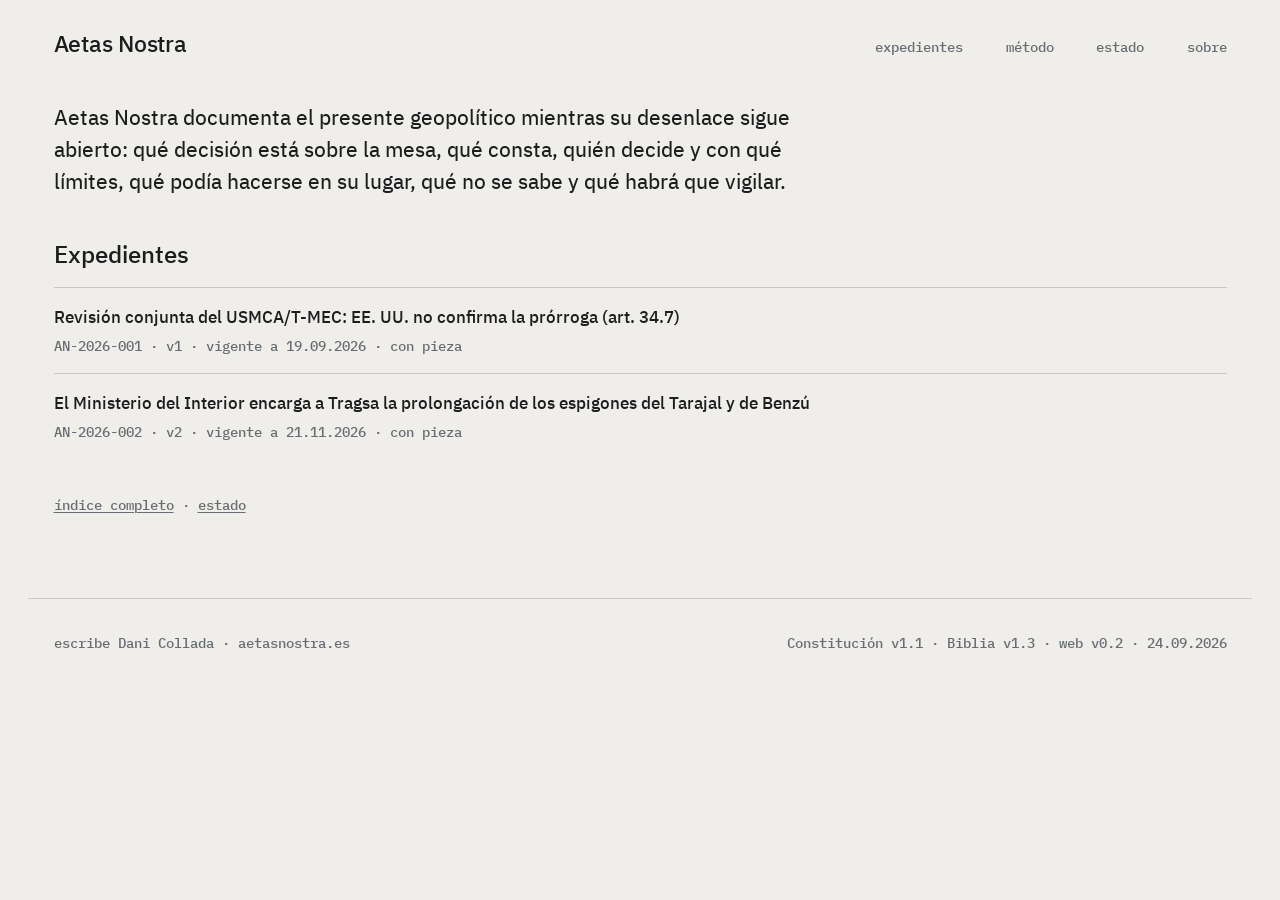
<file: index.html>
<!doctype html>
<html lang="es">
<head>
<meta charset="utf-8">
<meta name="viewport" content="width=device-width,initial-scale=1">
<title>Aetas Nostra</title>
<meta name="description" content="Aetas Nostra documenta el presente geopolítico mientras su desenlace sigue abierto: qué decisión está sobre la mesa, qué consta, quién decide y con qué">
<link rel="canonical" href="https://aetasnostra.es/">
<meta property="og:site_name" content="Aetas Nostra">
<meta property="og:locale" content="es_ES">
<meta property="og:type" content="website">
<link rel="icon" href="/favicon.ico" sizes="16x16 32x32 48x48">
<link rel="icon" href="/favicon.svg" type="image/svg+xml">
<link rel="apple-touch-icon" href="/apple-touch-icon-180.png">
<link rel="preload" href="/assets/fonts/IBMPlexSans-Text.woff2" as="font" type="font/woff2" crossorigin>
<link rel="preload" href="/assets/fonts/IBMPlexSans-Medium.woff2" as="font" type="font/woff2" crossorigin>
<link rel="preload" href="/assets/fonts/IBMPlexMono-Medium.woff2" as="font" type="font/woff2" crossorigin>
<style>
/* aetasnostra.es · v0.1 · 19.09.2026
   Tokens: página #EFEEEA · tinta #1B1D1E · aparato #666C71 (biblia #6A7075; oscurecido 4/255 por canal el 19.09.2026 para contraste 4,58:1 sobre página) · carmín #9A4448 (solo disputa, revisión, retención)
   Tipografía: IBM Plex Sans (afirma) · IBM Plex Mono (aparato). Servidas desde el propio dominio (cap. 5, 7.1). */

@font-face{font-family:"IBM Plex Sans";font-weight:450;font-style:normal;font-display:swap;src:url(/assets/fonts/IBMPlexSans-Text.woff2) format("woff2")}
@font-face{font-family:"IBM Plex Sans";font-weight:500;font-style:normal;font-display:swap;src:url(/assets/fonts/IBMPlexSans-Medium.woff2) format("woff2")}
@font-face{font-family:"IBM Plex Mono";font-weight:500;font-style:normal;font-display:swap;src:url(/assets/fonts/IBMPlexMono-Medium.woff2) format("woff2")}

:root{
  --pagina:#EFEEEA; --tinta:#1B1D1E; --aparato:#666C71; --carmin:#9A4448; --linea:#C9C8C3;
  --sans:"IBM Plex Sans",system-ui,-apple-system,"Segoe UI",Helvetica,Arial,sans-serif;
  --mono:"IBM Plex Mono",ui-monospace,Menlo,Consolas,monospace;
  --ancho:72rem; --margen:1.5rem;
}
*{box-sizing:border-box}
html{background:var(--pagina);color:var(--tinta);font-family:var(--sans);font-weight:450;font-size:17px;line-height:1.5;-webkit-text-size-adjust:100%}
body{margin:0;background:var(--pagina)}
a{color:inherit;text-decoration:underline;text-decoration-thickness:1px;text-underline-offset:.16em}
a:hover{text-decoration-thickness:2px}
img{max-width:100%;height:auto}

.cab{max-width:var(--ancho);margin:0 auto;padding:1.5rem var(--margen) 0;display:flex;justify-content:space-between;align-items:baseline;gap:1rem;flex-wrap:wrap}
.cab .marca{font-family:var(--sans);font-weight:500;font-size:1.35rem;letter-spacing:-.005em;text-decoration:none}
.cab nav{font-family:var(--mono);font-size:.82rem;color:var(--aparato);display:flex;gap:1.25rem;flex-wrap:wrap}
.cab nav a{text-decoration:none;margin-left:1.25rem}
.cab nav a:first-child{margin-left:0}
.cab nav a:hover{text-decoration:underline}

main{max-width:var(--ancho);margin:0 auto;padding:2.5rem var(--margen) 4rem}
.pie{max-width:var(--ancho);margin:0 auto;padding:2rem var(--margen) 3rem;border-top:1px solid var(--linea);font-family:var(--mono);font-size:.8rem;color:var(--aparato);display:flex;gap:1.25rem;flex-wrap:wrap;justify-content:space-between}

h1,h2,h3,h4{font-family:var(--sans);font-weight:500;line-height:1.2;margin:0 0 .75em}
h1{font-size:2rem;letter-spacing:-.01em;max-width:44rem}
h2{font-size:1.4rem;margin-top:2.5rem}
h3{font-size:1.1rem;margin-top:2rem}
h4{font-size:1rem;margin-top:1.5rem;font-weight:500}
p{margin:0 0 1em;max-width:44rem}
ul,ol{max-width:44rem;padding-left:1.4rem}
li{margin:.3em 0}
strong{font-weight:500}
blockquote{margin:1.5em 0;padding-left:1rem;border-left:2px solid var(--linea);color:var(--tinta)}
hr{border:0;border-top:1px solid var(--linea);margin:2.5rem 0}

.ap,code,pre,table,.ident,.ficha{font-family:var(--mono)}
.ap{font-size:.85rem;color:var(--aparato)}
.ident{font-size:.85rem;color:var(--aparato)}
code{font-size:.9em;background:transparent}
pre{font-size:.85rem;line-height:1.5;overflow-x:auto;padding:1rem;border:1px solid var(--linea);background:transparent;max-width:none;white-space:pre-wrap}
table{border-collapse:collapse;font-size:.85rem;line-height:1.45;display:block;overflow-x:auto;max-width:100%;margin:1.25em 0}
th,td{text-align:left;vertical-align:top;padding:.5rem .75rem .5rem 0;border-bottom:1px solid var(--linea)}
th{font-weight:500;color:var(--aparato)}

.def{font-size:1.25rem;font-weight:450;letter-spacing:0;line-height:1.5;max-width:44rem;margin:0 0 2.5rem}
.exp{border-top:1px solid var(--linea);padding:1rem 0}
.exp a{text-decoration:none;font-weight:500}
.exp a:hover{text-decoration:underline}
.exp .ap{display:block;margin-top:.25rem}

.cabecera-exp{font-family:var(--mono);font-size:.85rem;color:var(--aparato);line-height:1.6;border:1px solid var(--linea);padding:1rem;margin:0 0 2.5rem;white-space:pre-wrap}
.citar{border:1px solid var(--linea);padding:1rem;font-family:var(--mono);font-size:.85rem;line-height:1.6;white-space:pre-wrap;margin:1.5em 0}
.estado-lin{font-family:var(--mono);font-size:.85rem;color:var(--aparato)}

.carmin{color:var(--carmin)}
.retenido,.disputada,.revisada{font-family:var(--mono);color:var(--carmin)}

.aviso{font-family:var(--mono);font-size:.85rem;color:var(--aparato);border-top:1px solid var(--linea);border-bottom:1px solid var(--linea);padding:1rem 0;margin:2rem 0}

.pieza{max-width:720px}

@media (max-width:640px){
  html{font-size:16px}
  h1{font-size:1.6rem}
  .cab{padding-top:1rem}
}
</style>
<meta name="robots" content="index,follow">
<script type="application/ld+json" id="an-marcado">
{
  "@context": "https://schema.org",
  "@graph": [
    {
      "@type": "WebSite",
      "@id": "https://aetasnostra.es/#sitio",
      "name": "Aetas Nostra",
      "alternateName": [
        "aetasnostra.es"
      ],
      "url": "https://aetasnostra.es/",
      "inLanguage": "es",
      "publisher": {
        "@id": "https://aetasnostra.es/#organizacion"
      }
    },
    {
      "@type": "Organization",
      "@id": "https://aetasnostra.es/#organizacion",
      "name": "Aetas Nostra",
      "alternateName": [
        "aetasnostra.es"
      ],
      "url": "https://aetasnostra.es/",
      "logo": "https://aetasnostra.es/icon-512.png",
      "description": "Aetas Nostra documenta el presente geopolítico mientras su desenlace sigue abierto: qué decisión está sobre la mesa, qué consta, quién decide y con qué límites, qué podía hacerse en su lugar, qué no se sabe y qué habrá que vigilar.",
      "publishingPrinciples": "https://aetasnostra.es/metodo/",
      "ownershipFundingInfo": "https://aetasnostra.es/estado/",
      "sameAs": [
        "https://www.youtube.com/channel/UCLE0oEYYG_L3g4mQe-3KcpQ"
      ]
    },
    {
      "@type": "WebPage",
      "@id": "https://aetasnostra.es/",
      "url": "https://aetasnostra.es/",
      "name": "Aetas Nostra",
      "inLanguage": "es",
      "isPartOf": {
        "@id": "https://aetasnostra.es/#sitio"
      }
    }
  ]
}
</script>
</head>
<body>
<header class="cab">
  <a class="marca" href="/">Aetas Nostra</a>
  <nav>
    <a href="/expedientes/">expedientes</a>
    <a href="/metodo/">método</a>
    <a href="/estado/">estado</a>
    <a href="/sobre/">sobre</a>
  </nav>
</header>
<main>

<h1 class="def">Aetas Nostra documenta el presente geopolítico mientras su desenlace sigue abierto: qué decisión está sobre la mesa, qué consta, quién decide y con qué límites, qué podía hacerse en su lugar, qué no se sabe y qué habrá que vigilar.</h1>
<h2>Expedientes</h2>
<div class="exp">
  <a href="/AN-2026-001/">Revisión conjunta del USMCA/T-MEC: EE. UU. no confirma la prórroga (art. 34.7)</a>
  <span class="ap">AN-2026-001 · v1 · vigente a 19.09.2026 · con pieza</span>
</div>
<div class="exp">
  <a href="/AN-2026-002/">El Ministerio del Interior encarga a Tragsa la prolongación de los espigones del Tarajal y de Benzú</a>
  <span class="ap">AN-2026-002 · v2 · vigente a 21.11.2026 · con pieza</span>
</div>
<p class="ap" style="margin-top:2rem"><a href="/expedientes/">índice completo</a> · <a href="/estado/">estado</a></p>

</main>
<footer class="pie">
  <span>escribe Dani Collada · aetasnostra.es</span>
  <span>Constitución v1.1 · Biblia v1.3 · web v0.2 · 24.09.2026</span>
</footer>
</body>
</html>
</file>
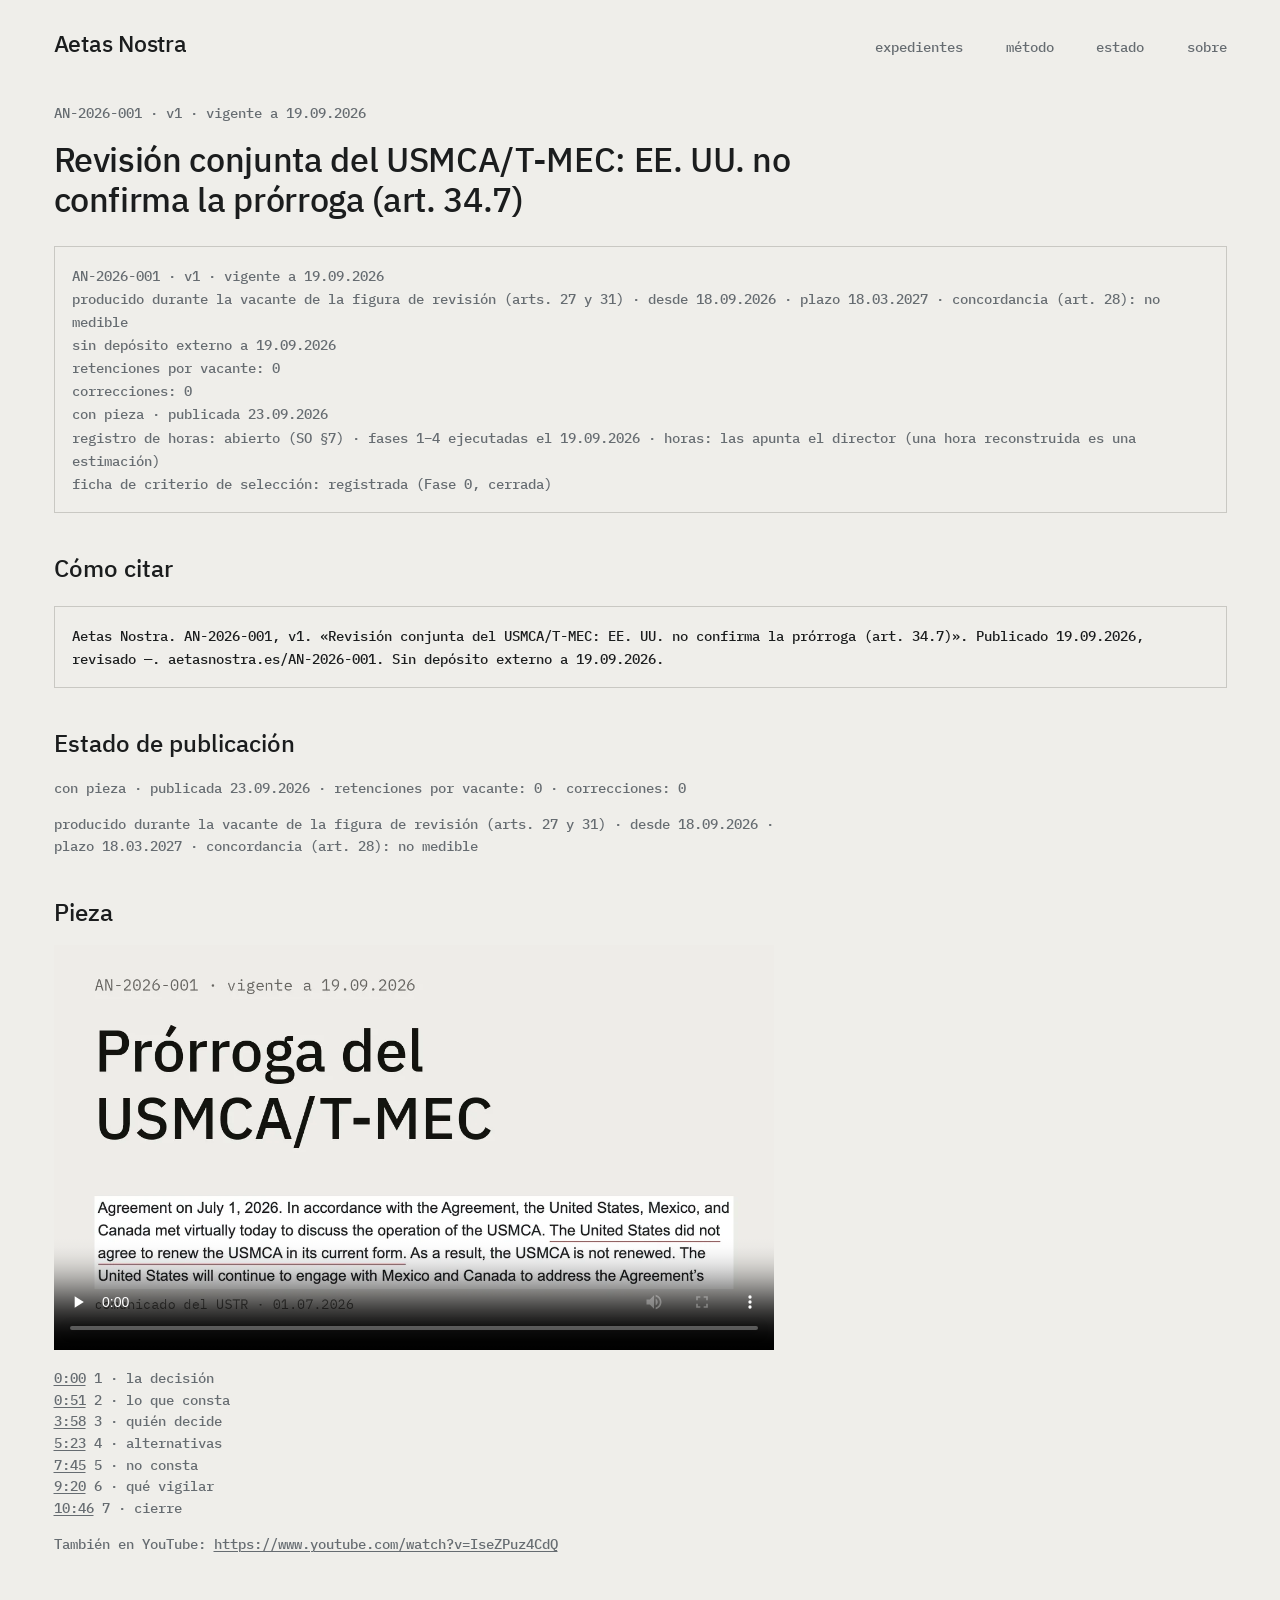
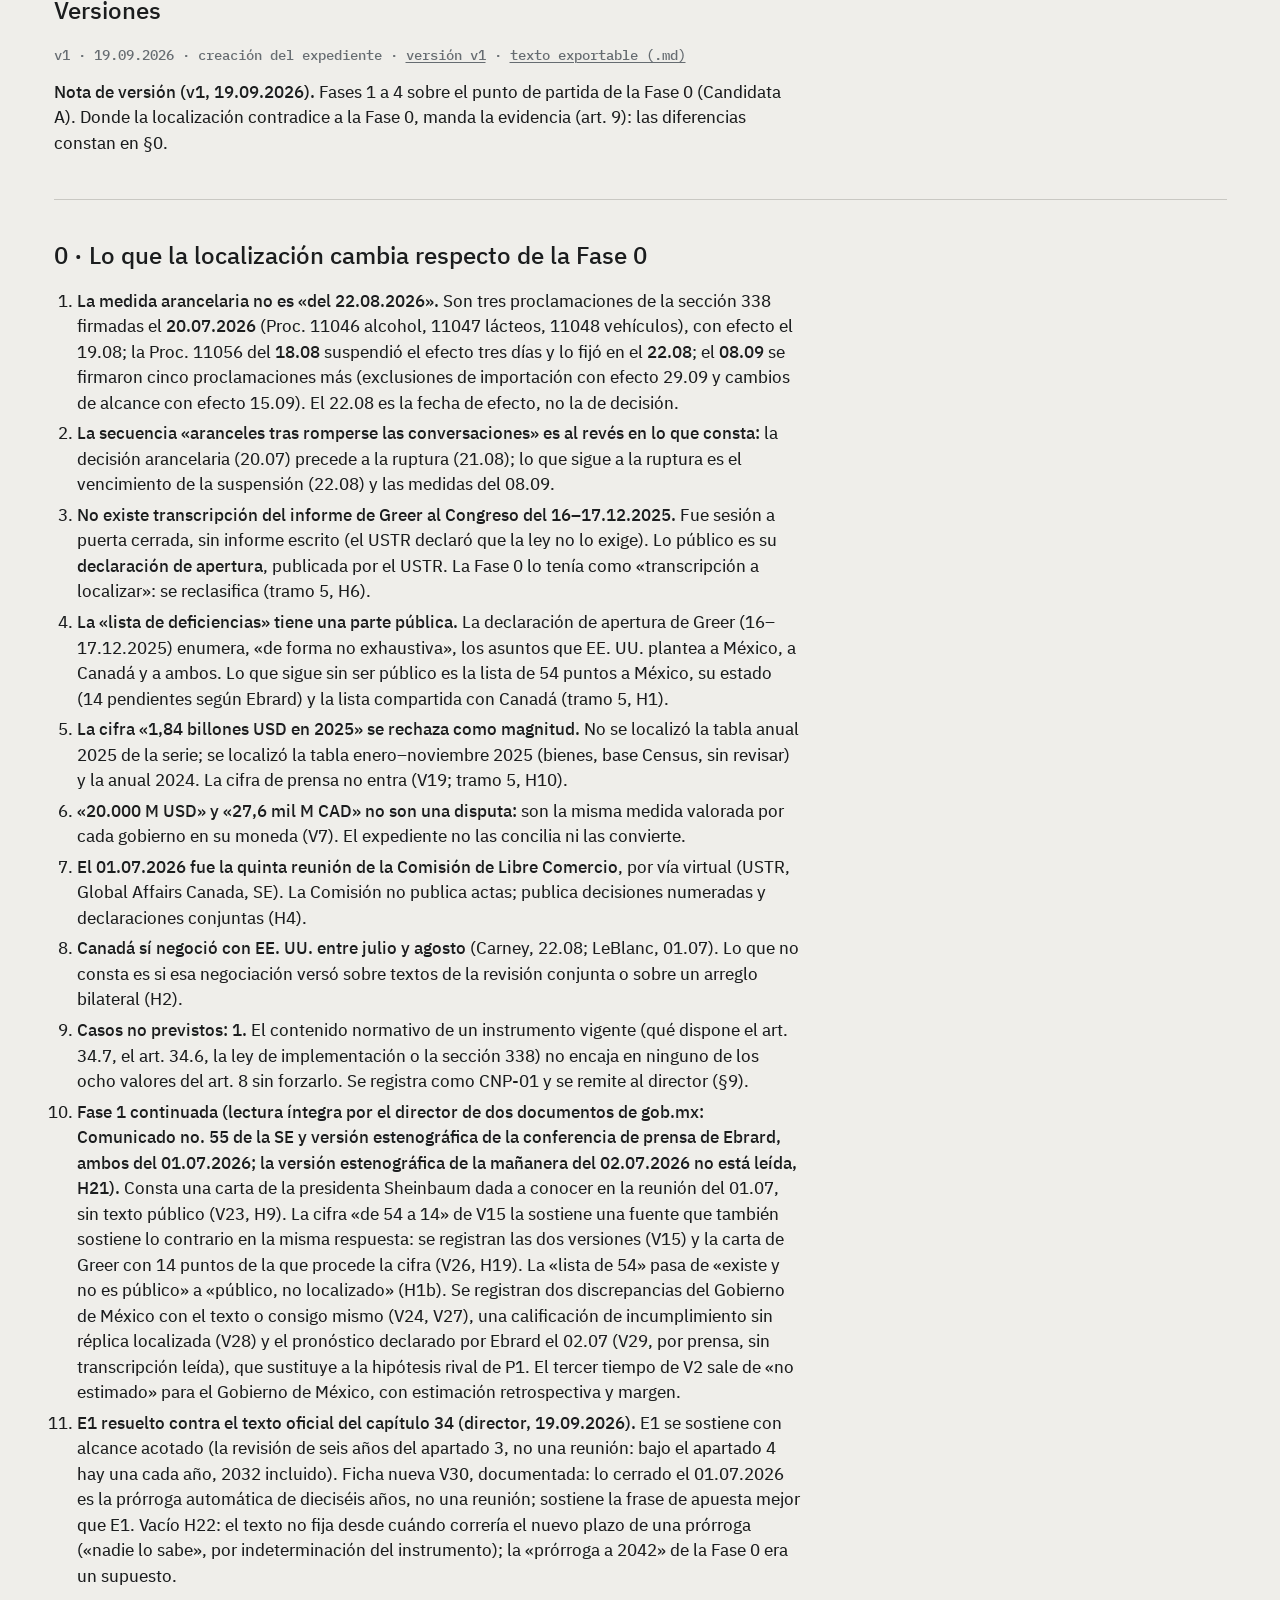
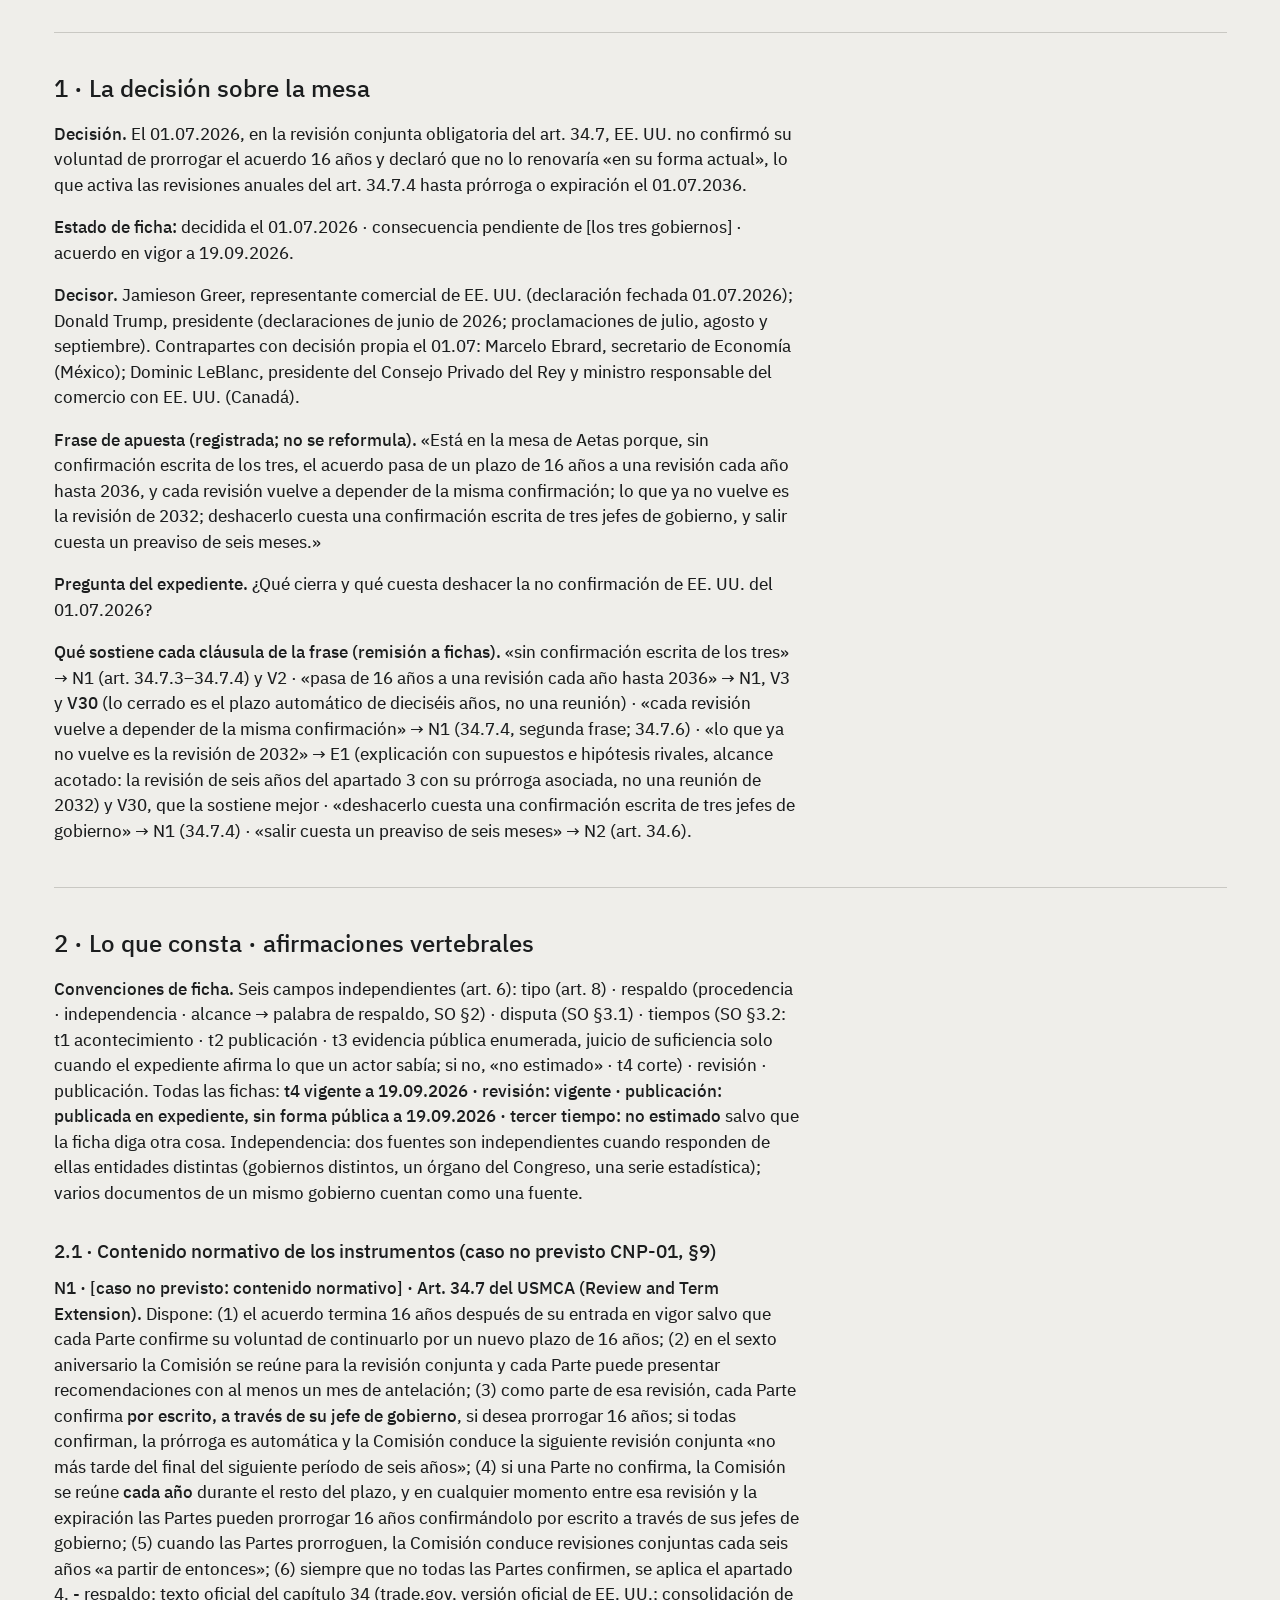
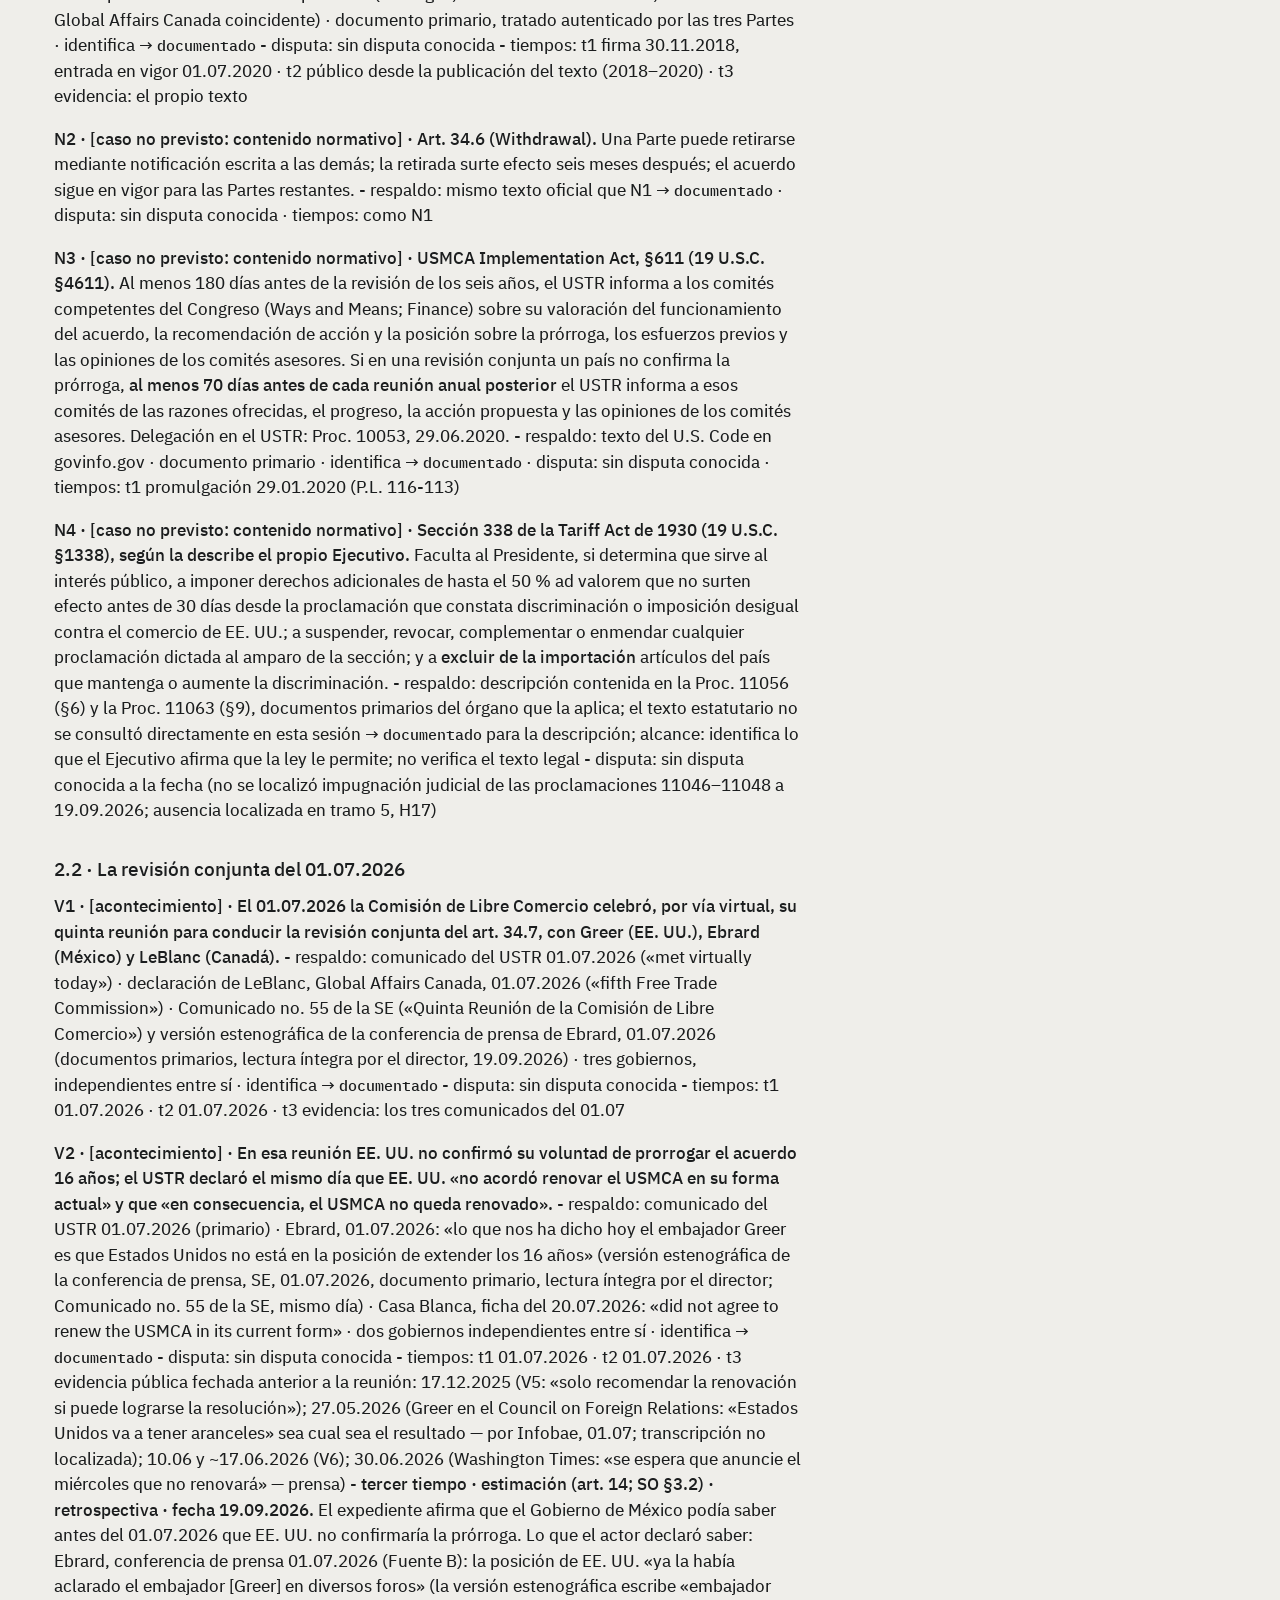
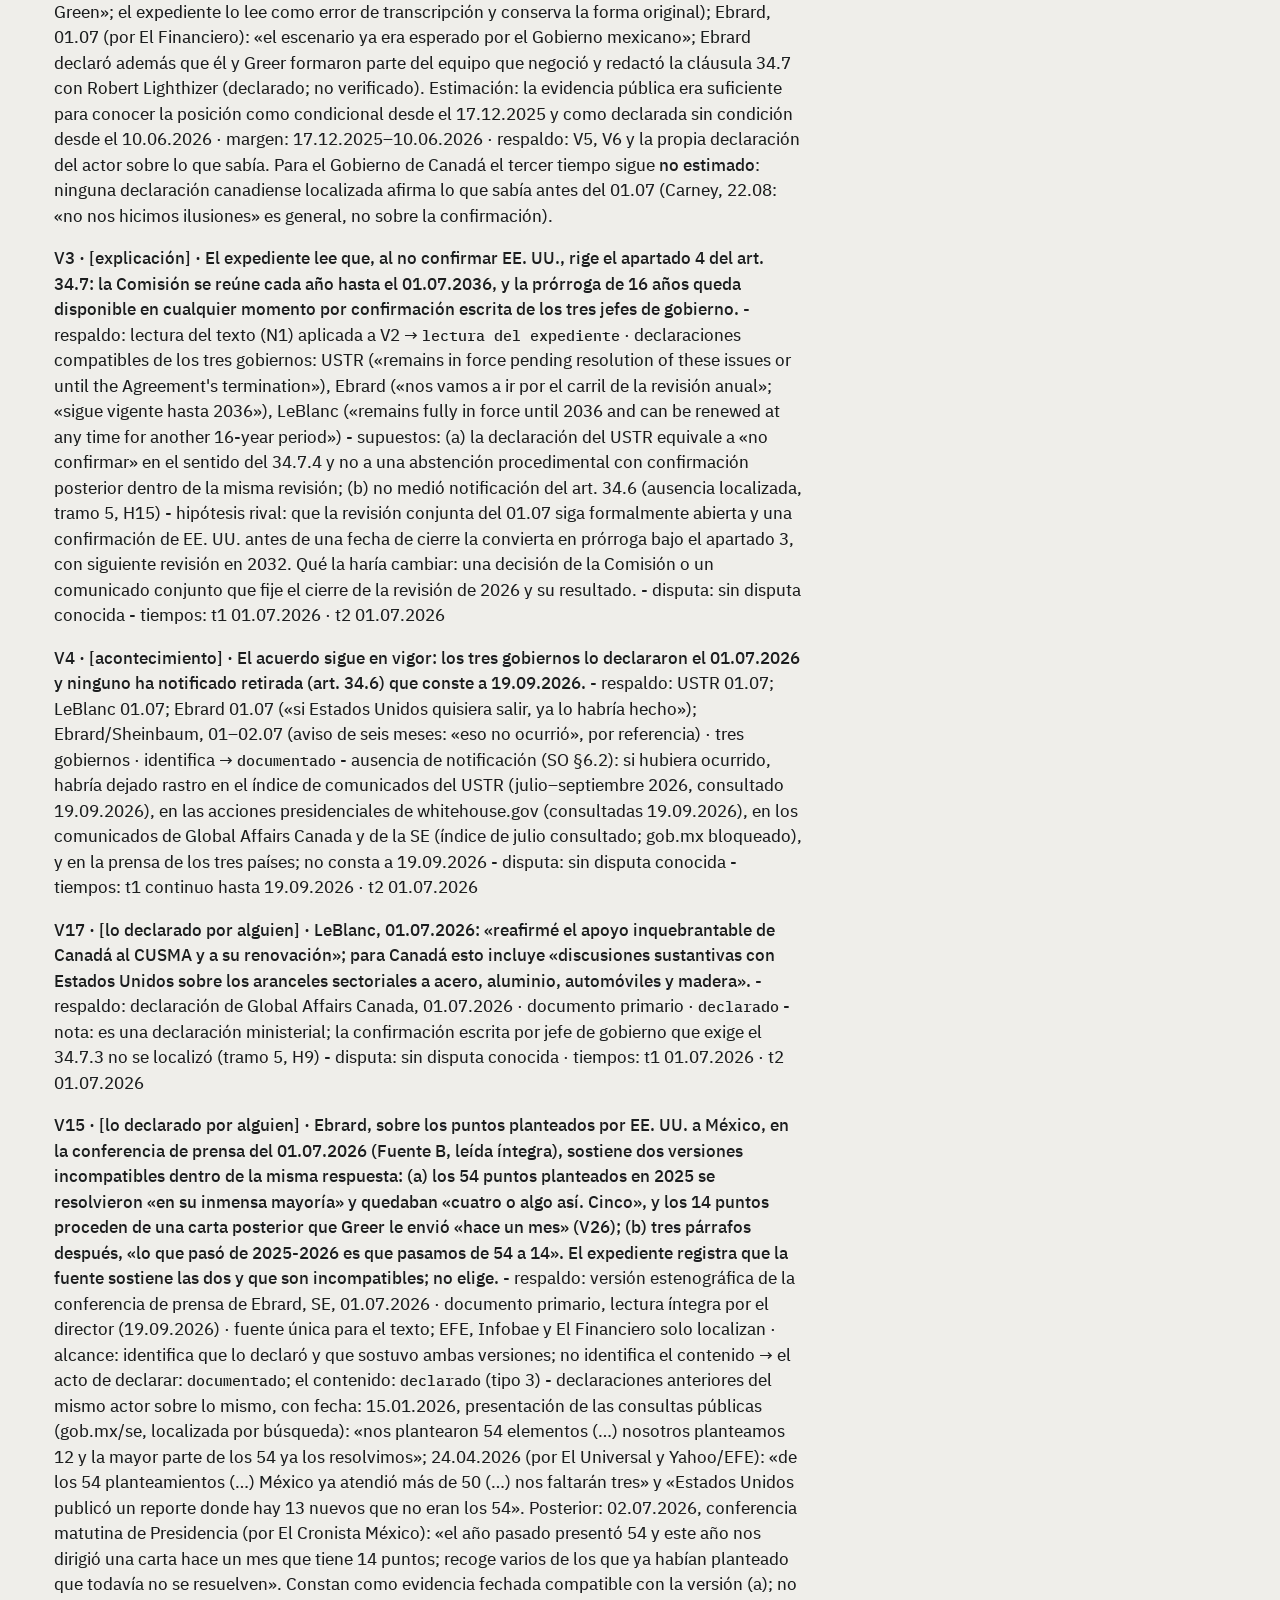
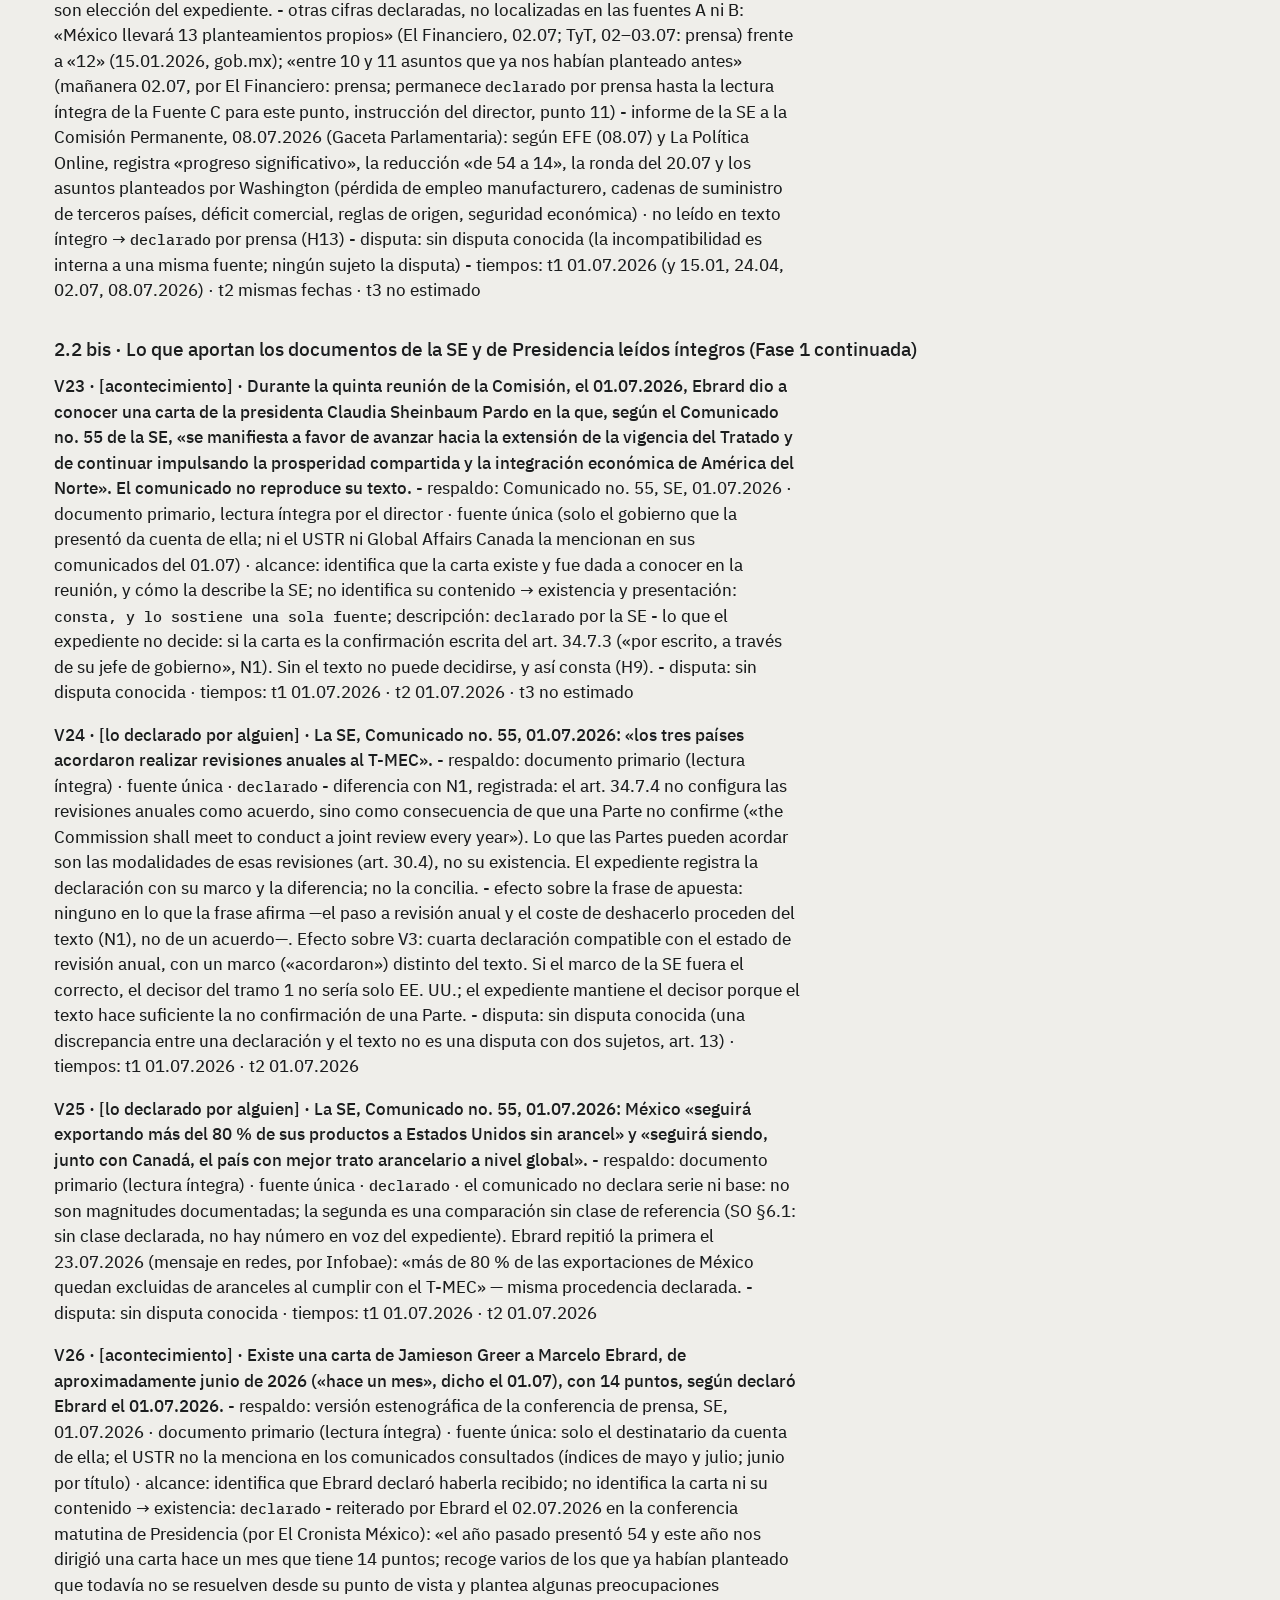
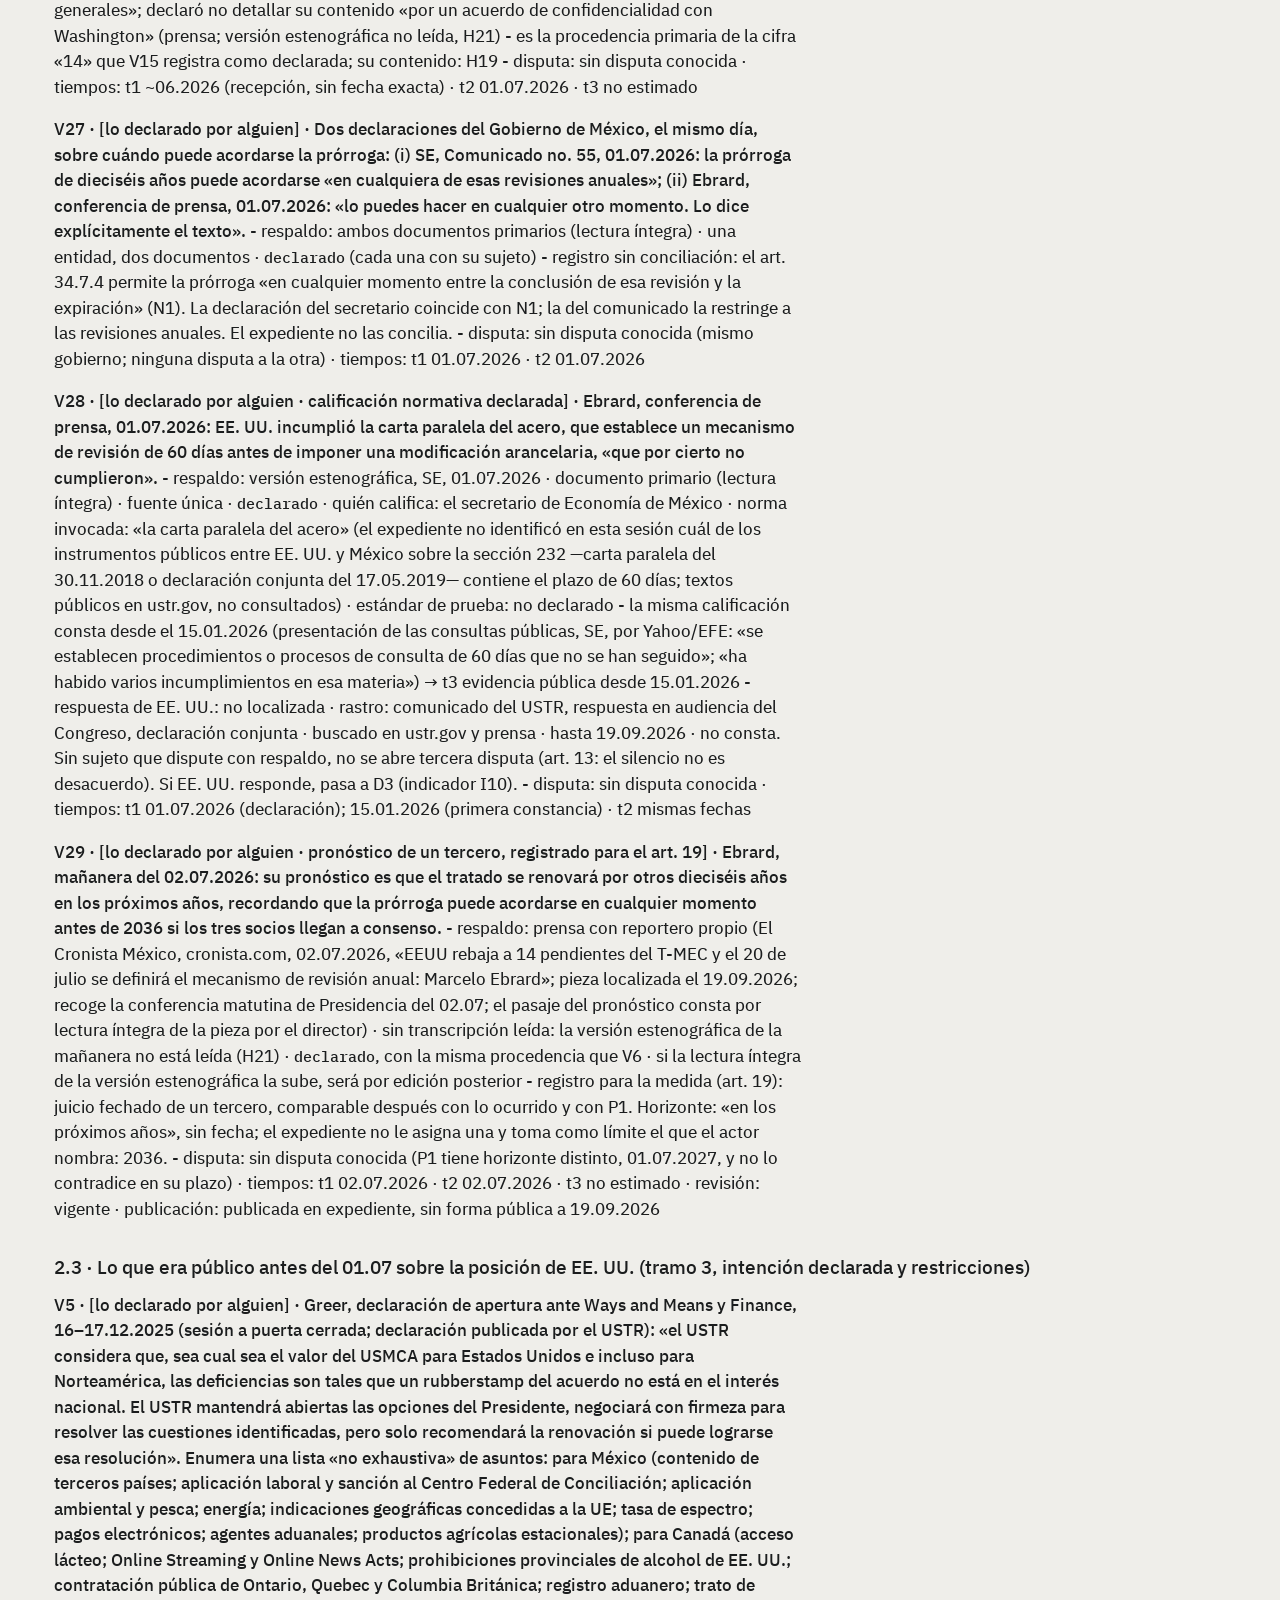
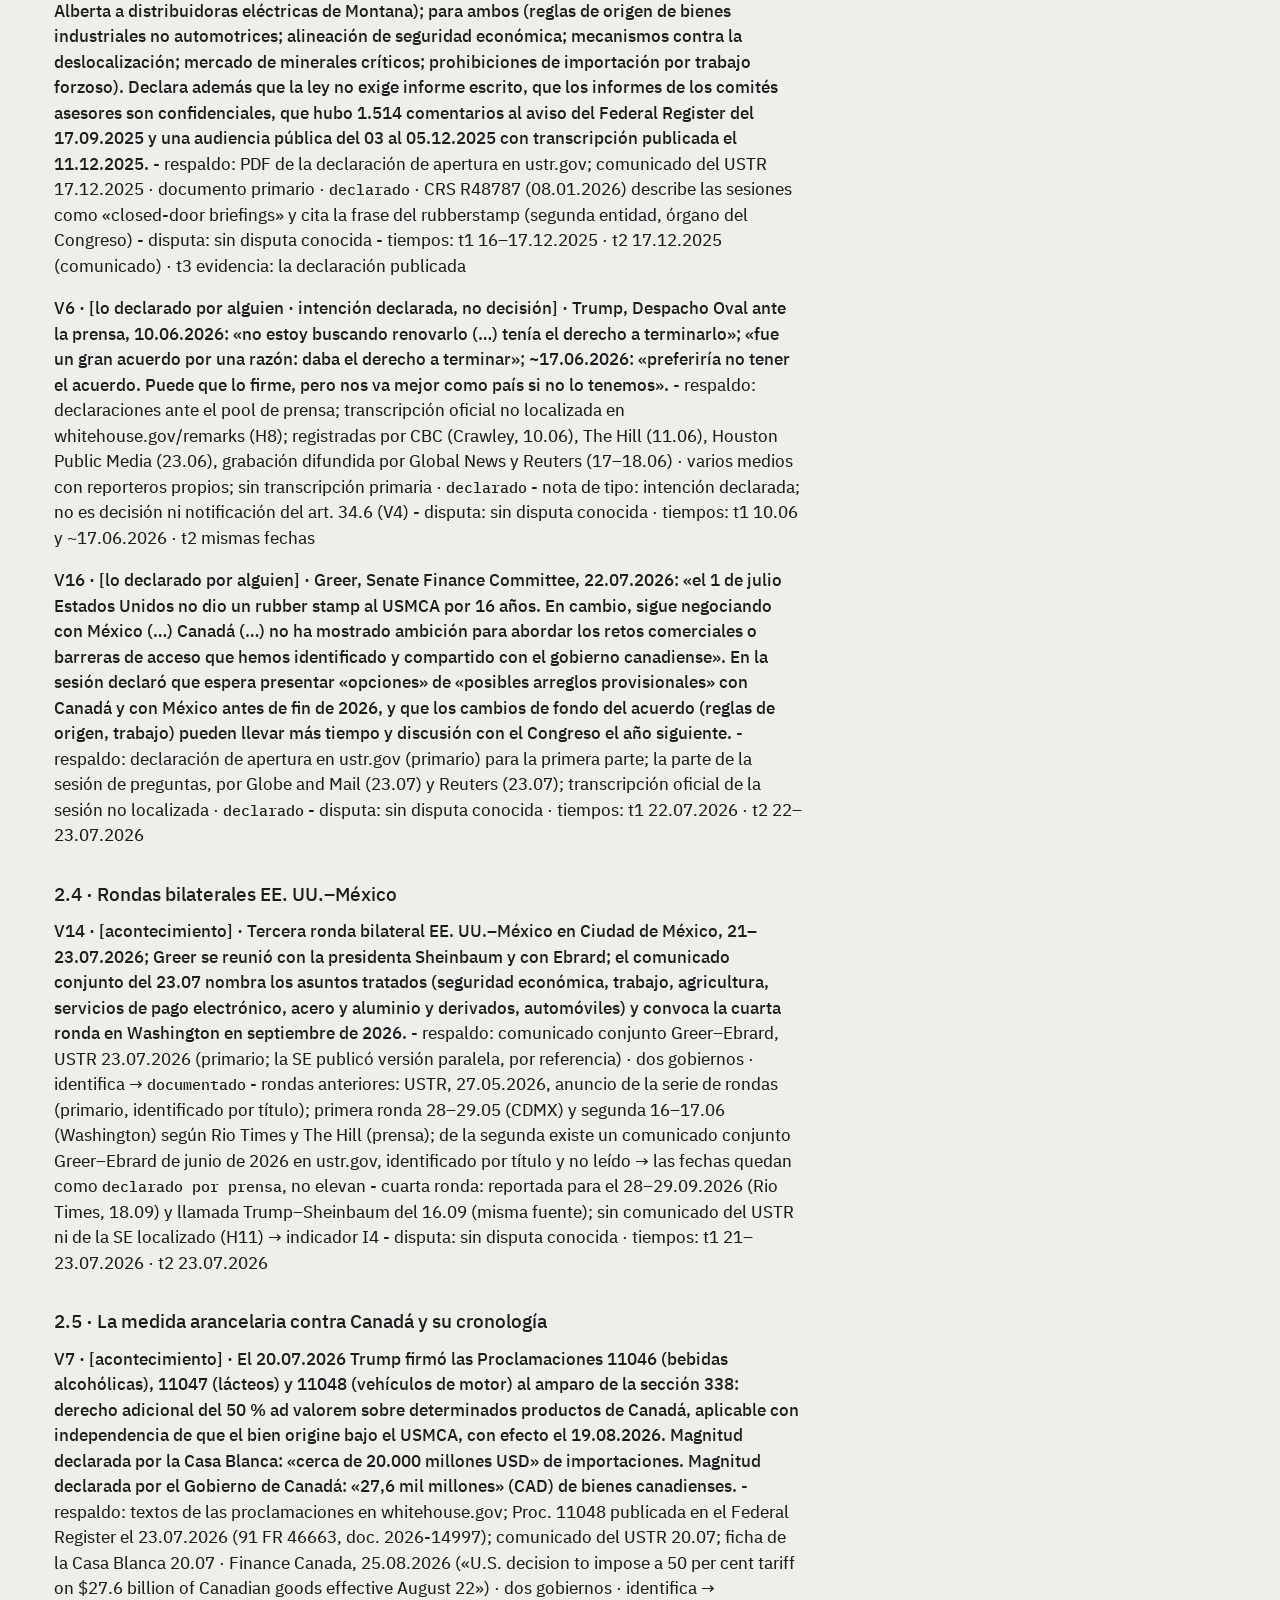
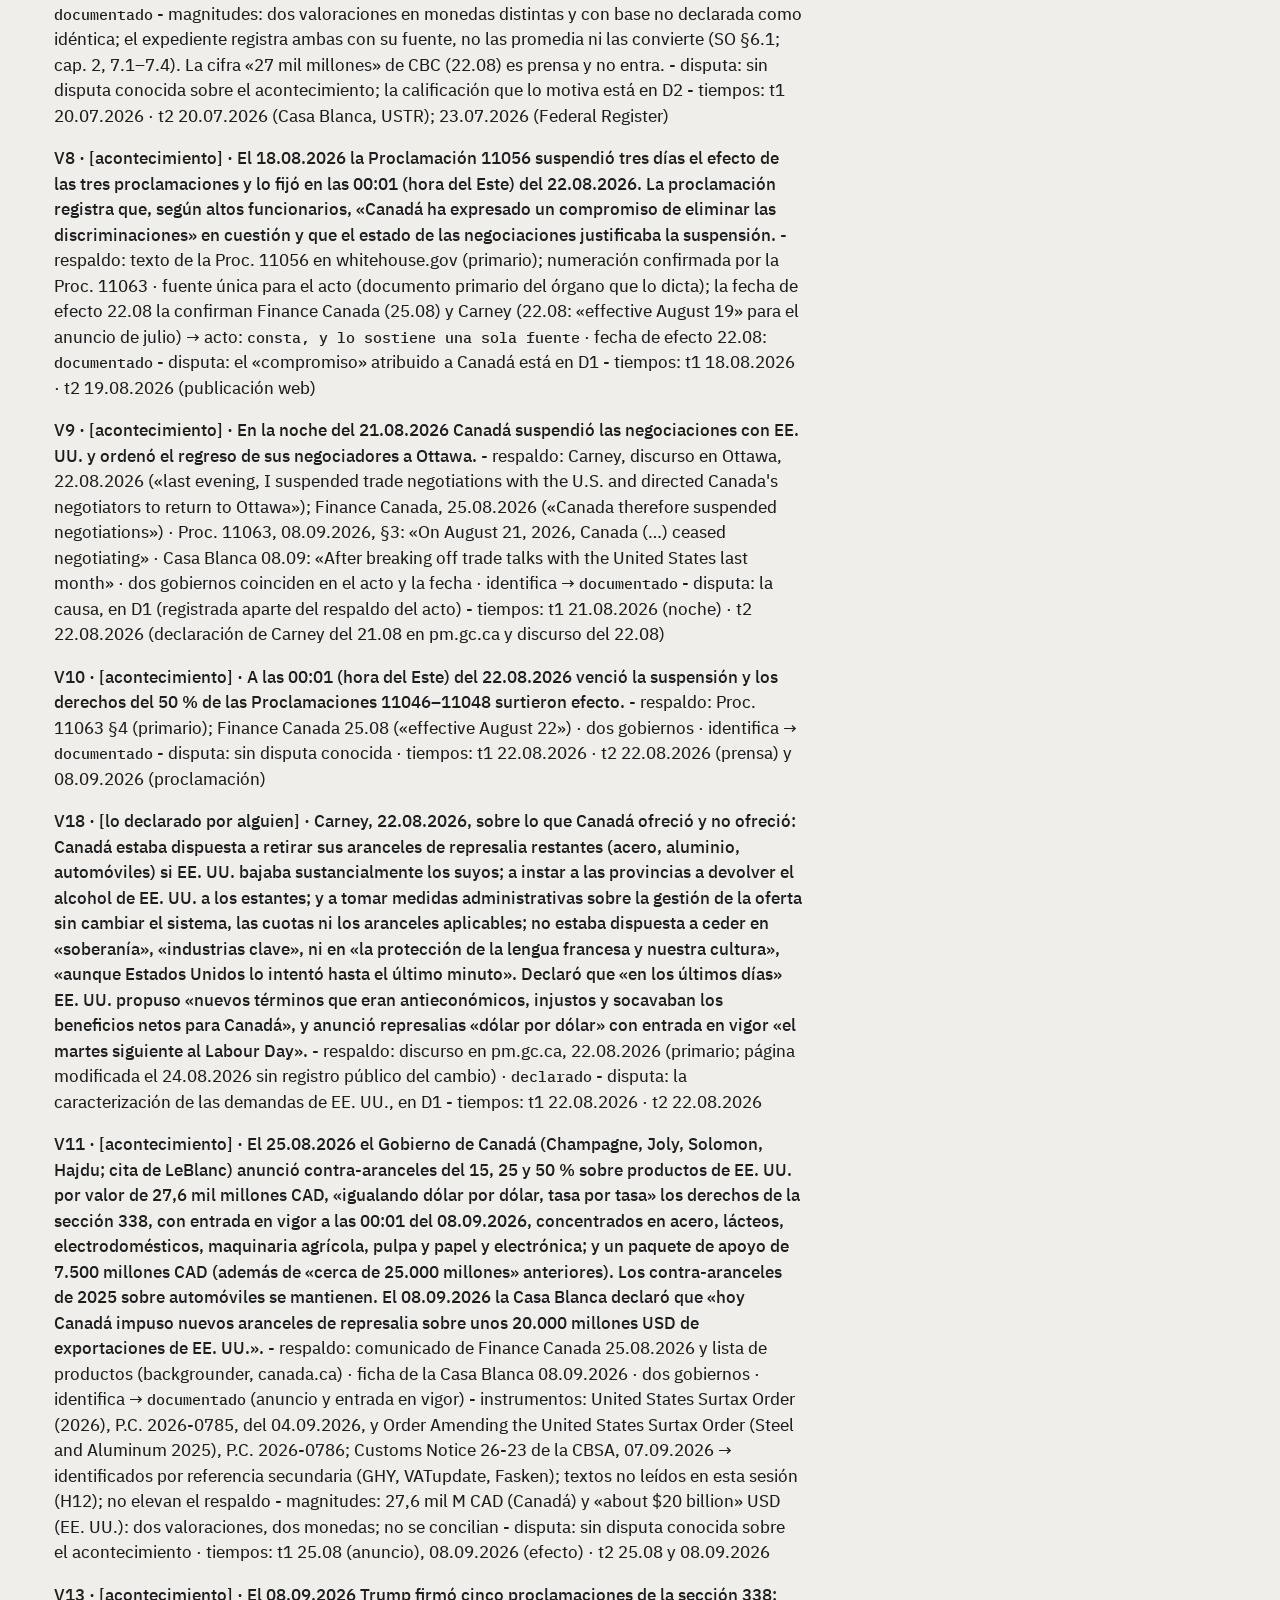
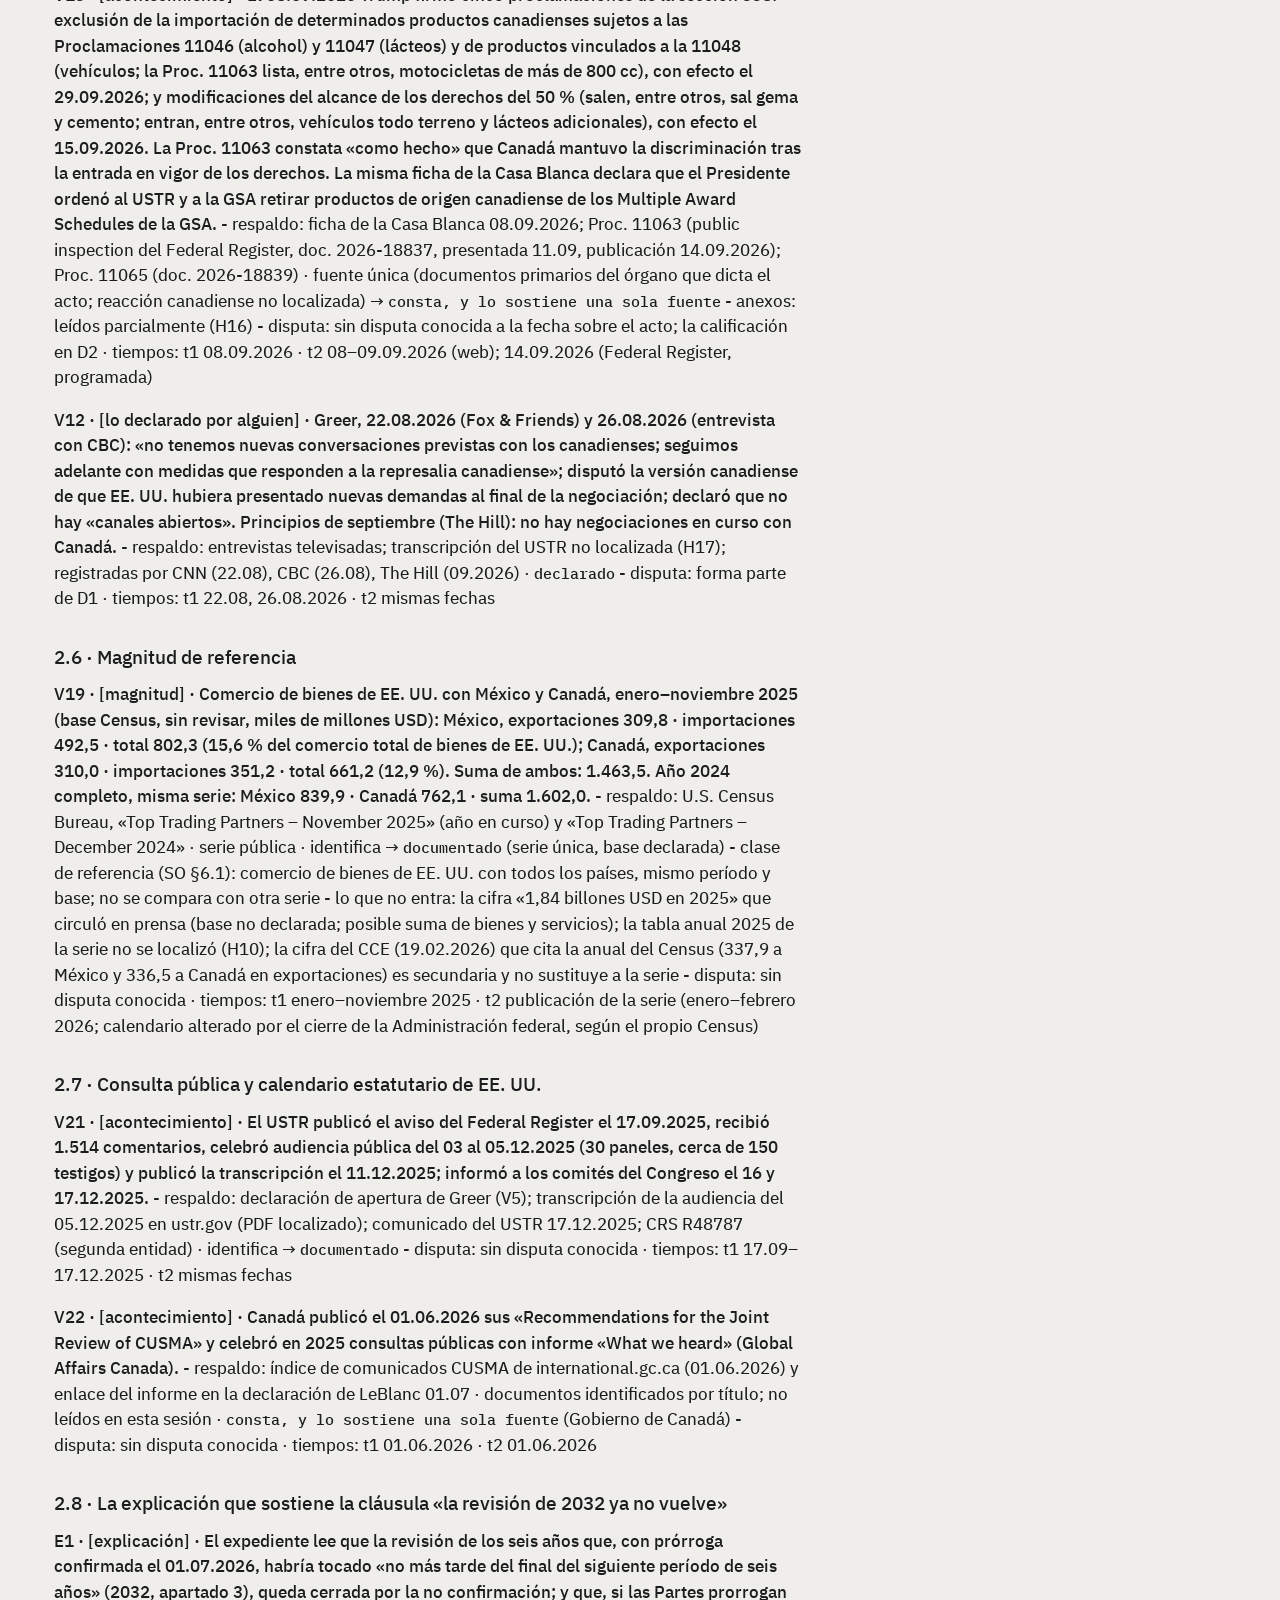
<file: AN-2026-001/index.html>
<!doctype html>
<html lang="es">
<head>
<meta charset="utf-8">
<meta name="viewport" content="width=device-width,initial-scale=1">
<title>AN-2026-001 · Revisión conjunta del USMCA/T-MEC: EE. UU. no confirma la prórroga (art. 34.7) · Aetas Nostra</title>
<meta name="description" content="Revisión conjunta del USMCA/T-MEC: EE. UU. no confirma la prórroga (art. 34.7)">
<link rel="canonical" href="https://aetasnostra.es/AN-2026-001/">
<meta property="og:title" content="Revisión conjunta del USMCA/T-MEC: EE. UU. no confirma la prórroga (art. 34.7)">
<meta property="og:description" content="El 01.07.2026, en la revisión conjunta obligatoria del art. 34.7, EE. UU. no confirmó su voluntad de prorrogar el acuerdo 16 años y declaró que no lo renovaría «en su forma actual», lo que activa las revisiones anuales del art. 34.7.4 hasta prórroga o expiración el 01.07.2036.">
<meta property="og:url" content="https://aetasnostra.es/AN-2026-001/">
<meta property="og:image" content="https://aetasnostra.es/AN-2026-001/AN-2026-001_v1_miniatura.png">
<meta property="og:site_name" content="Aetas Nostra">
<meta property="og:locale" content="es_ES">
<meta property="og:type" content="article">
<link rel="icon" href="/favicon.ico" sizes="16x16 32x32 48x48">
<link rel="icon" href="/favicon.svg" type="image/svg+xml">
<link rel="apple-touch-icon" href="/apple-touch-icon-180.png">
<link rel="preload" href="/assets/fonts/IBMPlexSans-Text.woff2" as="font" type="font/woff2" crossorigin>
<link rel="preload" href="/assets/fonts/IBMPlexSans-Medium.woff2" as="font" type="font/woff2" crossorigin>
<link rel="preload" href="/assets/fonts/IBMPlexMono-Medium.woff2" as="font" type="font/woff2" crossorigin>
<style>
/* aetasnostra.es · v0.1 · 19.09.2026
   Tokens: página #EFEEEA · tinta #1B1D1E · aparato #666C71 (biblia #6A7075; oscurecido 4/255 por canal el 19.09.2026 para contraste 4,58:1 sobre página) · carmín #9A4448 (solo disputa, revisión, retención)
   Tipografía: IBM Plex Sans (afirma) · IBM Plex Mono (aparato). Servidas desde el propio dominio (cap. 5, 7.1). */

@font-face{font-family:"IBM Plex Sans";font-weight:450;font-style:normal;font-display:swap;src:url(/assets/fonts/IBMPlexSans-Text.woff2) format("woff2")}
@font-face{font-family:"IBM Plex Sans";font-weight:500;font-style:normal;font-display:swap;src:url(/assets/fonts/IBMPlexSans-Medium.woff2) format("woff2")}
@font-face{font-family:"IBM Plex Mono";font-weight:500;font-style:normal;font-display:swap;src:url(/assets/fonts/IBMPlexMono-Medium.woff2) format("woff2")}

:root{
  --pagina:#EFEEEA; --tinta:#1B1D1E; --aparato:#666C71; --carmin:#9A4448; --linea:#C9C8C3;
  --sans:"IBM Plex Sans",system-ui,-apple-system,"Segoe UI",Helvetica,Arial,sans-serif;
  --mono:"IBM Plex Mono",ui-monospace,Menlo,Consolas,monospace;
  --ancho:72rem; --margen:1.5rem;
}
*{box-sizing:border-box}
html{background:var(--pagina);color:var(--tinta);font-family:var(--sans);font-weight:450;font-size:17px;line-height:1.5;-webkit-text-size-adjust:100%}
body{margin:0;background:var(--pagina)}
a{color:inherit;text-decoration:underline;text-decoration-thickness:1px;text-underline-offset:.16em}
a:hover{text-decoration-thickness:2px}
img{max-width:100%;height:auto}

.cab{max-width:var(--ancho);margin:0 auto;padding:1.5rem var(--margen) 0;display:flex;justify-content:space-between;align-items:baseline;gap:1rem;flex-wrap:wrap}
.cab .marca{font-family:var(--sans);font-weight:500;font-size:1.35rem;letter-spacing:-.005em;text-decoration:none}
.cab nav{font-family:var(--mono);font-size:.82rem;color:var(--aparato);display:flex;gap:1.25rem;flex-wrap:wrap}
.cab nav a{text-decoration:none;margin-left:1.25rem}
.cab nav a:first-child{margin-left:0}
.cab nav a:hover{text-decoration:underline}

main{max-width:var(--ancho);margin:0 auto;padding:2.5rem var(--margen) 4rem}
.pie{max-width:var(--ancho);margin:0 auto;padding:2rem var(--margen) 3rem;border-top:1px solid var(--linea);font-family:var(--mono);font-size:.8rem;color:var(--aparato);display:flex;gap:1.25rem;flex-wrap:wrap;justify-content:space-between}

h1,h2,h3,h4{font-family:var(--sans);font-weight:500;line-height:1.2;margin:0 0 .75em}
h1{font-size:2rem;letter-spacing:-.01em;max-width:44rem}
h2{font-size:1.4rem;margin-top:2.5rem}
h3{font-size:1.1rem;margin-top:2rem}
h4{font-size:1rem;margin-top:1.5rem;font-weight:500}
p{margin:0 0 1em;max-width:44rem}
ul,ol{max-width:44rem;padding-left:1.4rem}
li{margin:.3em 0}
strong{font-weight:500}
blockquote{margin:1.5em 0;padding-left:1rem;border-left:2px solid var(--linea);color:var(--tinta)}
hr{border:0;border-top:1px solid var(--linea);margin:2.5rem 0}

.ap,code,pre,table,.ident,.ficha{font-family:var(--mono)}
.ap{font-size:.85rem;color:var(--aparato)}
.ident{font-size:.85rem;color:var(--aparato)}
code{font-size:.9em;background:transparent}
pre{font-size:.85rem;line-height:1.5;overflow-x:auto;padding:1rem;border:1px solid var(--linea);background:transparent;max-width:none;white-space:pre-wrap}
table{border-collapse:collapse;font-size:.85rem;line-height:1.45;display:block;overflow-x:auto;max-width:100%;margin:1.25em 0}
th,td{text-align:left;vertical-align:top;padding:.5rem .75rem .5rem 0;border-bottom:1px solid var(--linea)}
th{font-weight:500;color:var(--aparato)}

.def{font-size:1.25rem;font-weight:450;letter-spacing:0;line-height:1.5;max-width:44rem;margin:0 0 2.5rem}
.exp{border-top:1px solid var(--linea);padding:1rem 0}
.exp a{text-decoration:none;font-weight:500}
.exp a:hover{text-decoration:underline}
.exp .ap{display:block;margin-top:.25rem}

.cabecera-exp{font-family:var(--mono);font-size:.85rem;color:var(--aparato);line-height:1.6;border:1px solid var(--linea);padding:1rem;margin:0 0 2.5rem;white-space:pre-wrap}
.citar{border:1px solid var(--linea);padding:1rem;font-family:var(--mono);font-size:.85rem;line-height:1.6;white-space:pre-wrap;margin:1.5em 0}
.estado-lin{font-family:var(--mono);font-size:.85rem;color:var(--aparato)}

.carmin{color:var(--carmin)}
.retenido,.disputada,.revisada{font-family:var(--mono);color:var(--carmin)}

.aviso{font-family:var(--mono);font-size:.85rem;color:var(--aparato);border-top:1px solid var(--linea);border-bottom:1px solid var(--linea);padding:1rem 0;margin:2rem 0}

.pieza{max-width:720px}

@media (max-width:640px){
  html{font-size:16px}
  h1{font-size:1.6rem}
  .cab{padding-top:1rem}
}
</style>
<meta name="robots" content="index,follow">
<script type="application/ld+json" id="an-marcado">
{
  "@context": "https://schema.org",
  "@graph": [
    {
      "@type": "WebPage",
      "@id": "https://aetasnostra.es/AN-2026-001/",
      "url": "https://aetasnostra.es/AN-2026-001/",
      "name": "AN-2026-001 · Revisión conjunta del USMCA/T-MEC: EE. UU. no confirma la prórroga (art. 34.7) · Aetas Nostra",
      "inLanguage": "es",
      "isPartOf": {
        "@id": "https://aetasnostra.es/#sitio"
      },
      "mainEntity": {
        "@id": "https://aetasnostra.es/AN-2026-001/#expediente"
      }
    },
    {
      "@type": "Article",
      "@id": "https://aetasnostra.es/AN-2026-001/#expediente",
      "headline": "Revisión conjunta del USMCA/T-MEC: EE. UU. no confirma la prórroga (art. 34.7)",
      "identifier": "AN-2026-001",
      "version": "v1",
      "description": "El 01.07.2026, en la revisión conjunta obligatoria del art. 34.7, EE. UU. no confirmó su voluntad de prorrogar el acuerdo 16 años y declaró que no lo renovaría «en su forma actual», lo que activa las revisiones anuales del art. 34.7.4 hasta prórroga o expiración el 01.07.2036.",
      "inLanguage": "es",
      "datePublished": "2026-09-19T08:45:29+02:00",
      "dateModified": "2026-09-19T08:45:29+02:00",
      "author": {
        "@type": "Person",
        "@id": "https://aetasnostra.es/sobre/#dani-collada",
        "name": "Dani Collada",
        "url": "https://aetasnostra.es/sobre/"
      },
      "publisher": {
        "@type": "Organization",
        "@id": "https://aetasnostra.es/#organizacion",
        "name": "Aetas Nostra",
        "url": "https://aetasnostra.es/"
      },
      "image": "https://aetasnostra.es/AN-2026-001/AN-2026-001_v1_miniatura.png",
      "video": {
        "@id": "https://aetasnostra.es/AN-2026-001/#pieza"
      }
    },
    {
      "@type": "VideoObject",
      "@id": "https://aetasnostra.es/AN-2026-001/#pieza",
      "name": "Revisión conjunta del USMCA/T-MEC: EE. UU. no confirma la prórroga (art. 34.7)",
      "description": "El 01.07.2026, en la revisión conjunta obligatoria del art. 34.7, EE. UU. no confirmó su voluntad de prorrogar el acuerdo 16 años y declaró que no lo renovaría «en su forma actual», lo que activa las revisiones anuales del art. 34.7.4 hasta prórroga o expiración el 01.07.2036.",
      "thumbnailUrl": "https://aetasnostra.es/AN-2026-001/AN-2026-001_v1_miniatura.webp",
      "contentUrl": "https://aetasnostra.es/AN-2026-001/AN-2026-001_v1_pieza.mp4",
      "uploadDate": "2026-09-23T16:58:18+02:00",
      "duration": "PT11M35S",
      "inLanguage": "es",
      "sameAs": "https://www.youtube.com/watch?v=IseZPuz4CdQ"
    }
  ]
}
</script>
</head>
<body>
<header class="cab">
  <a class="marca" href="/">Aetas Nostra</a>
  <nav>
    <a href="/expedientes/">expedientes</a>
    <a href="/metodo/">método</a>
    <a href="/estado/">estado</a>
    <a href="/sobre/">sobre</a>
  </nav>
</header>
<main>

<p class="ident">AN-2026-001 · v1 · vigente a 19.09.2026</p>
<h1>Revisión conjunta del USMCA/T-MEC: EE. UU. no confirma la prórroga (art. 34.7)</h1>
<div class="cabecera-exp">AN-2026-001 · v1 · vigente a 19.09.2026
producido durante la vacante de la figura de revisión (arts. 27 y 31) · desde 18.09.2026 · plazo 18.03.2027 · concordancia (art. 28): no medible
sin depósito externo a 19.09.2026
retenciones por vacante: 0
correcciones: 0
con pieza · publicada 23.09.2026
registro de horas: abierto (SO §7) · fases 1–4 ejecutadas el 19.09.2026 · horas: las apunta el director (una hora reconstruida es una estimación)
ficha de criterio de selección: registrada (Fase 0, cerrada)</div>

<h2>Cómo citar</h2>
<div class="citar">Aetas Nostra. AN-2026-001, v1. «Revisión conjunta del USMCA/T-MEC: EE. UU. no confirma la prórroga (art. 34.7)». Publicado 19.09.2026, revisado —. aetasnostra.es/AN-2026-001. Sin depósito externo a 19.09.2026.</div>

<h2>Estado de publicación</h2>
<p class="estado-lin">con pieza · publicada 23.09.2026 · retenciones por vacante: 0 · correcciones: 0</p>
<p class="estado-lin">producido durante la vacante de la figura de revisión (arts. 27 y 31) · desde 18.09.2026 · plazo 18.03.2027 · concordancia (art. 28): no medible</p>

<h2>Pieza</h2>
<div class="pieza">
<video id="pieza" controls preload="none" poster="AN-2026-001_v1_miniatura.webp" src="AN-2026-001_v1_pieza.mp4" width="1280" height="720" style="display:block;width:100%;height:auto;margin:0 0 1rem"></video>
<p class="ap"><a href="AN-2026-001_v1_pieza.mp4#t=0" data-t="0">0:00</a> 1 · la decisión<br>
<a href="AN-2026-001_v1_pieza.mp4#t=51" data-t="51">0:51</a> 2 · lo que consta<br>
<a href="AN-2026-001_v1_pieza.mp4#t=238" data-t="238">3:58</a> 3 · quién decide<br>
<a href="AN-2026-001_v1_pieza.mp4#t=323" data-t="323">5:23</a> 4 · alternativas<br>
<a href="AN-2026-001_v1_pieza.mp4#t=465" data-t="465">7:45</a> 5 · no consta<br>
<a href="AN-2026-001_v1_pieza.mp4#t=560" data-t="560">9:20</a> 6 · qué vigilar<br>
<a href="AN-2026-001_v1_pieza.mp4#t=646" data-t="646">10:46</a> 7 · cierre</p>
<script>(function(){var v=document.getElementById('pieza');if(!v)return;function ir(t){if(v.readyState>0){v.currentTime=t;}else{v.addEventListener('loadedmetadata',function h(){v.removeEventListener('loadedmetadata',h);v.currentTime=t;});}var p=v.play();if(p&&p.catch)p.catch(function(){});v.scrollIntoView({block:'nearest'});}[].forEach.call(document.querySelectorAll('a[data-t]'),function(a){a.addEventListener('click',function(e){e.preventDefault();ir(+a.getAttribute('data-t'));});});})();</script>
<p class="ap">También en YouTube: <a href="https://www.youtube.com/watch?v=IseZPuz4CdQ">https://www.youtube.com/watch?v=IseZPuz4CdQ</a></p>
</div>

<h2>Versiones</h2>
<p class="ap">v1 · 19.09.2026 · creación del expediente · <a href="/AN-2026-001/v1/">versión v1</a> · <a href="/AN-2026-001/AN-2026-001_v1_expediente.md">texto exportable (.md)</a></p>

<p><strong>Nota de versión (v1, 19.09.2026).</strong> Fases 1 a 4 sobre el punto de partida de la Fase 0 (Candidata A). Donde la localización contradice a la Fase 0, manda la evidencia (art. 9): las diferencias constan en §0.</p>
<hr>
<h2>0 · Lo que la localización cambia respecto de la Fase 0</h2>
<ol>
<li><strong>La medida arancelaria no es «del 22.08.2026».</strong> Son tres proclamaciones de la sección 338 firmadas el <strong>20.07.2026</strong> (Proc. 11046 alcohol, 11047 lácteos, 11048 vehículos), con efecto el 19.08; la Proc. 11056 del <strong>18.08</strong> suspendió el efecto tres días y lo fijó en el <strong>22.08</strong>; el <strong>08.09</strong> se firmaron cinco proclamaciones más (exclusiones de importación con efecto 29.09 y cambios de alcance con efecto 15.09). El 22.08 es la fecha de efecto, no la de decisión.</li>
<li><strong>La secuencia «aranceles tras romperse las conversaciones» es al revés en lo que consta:</strong> la decisión arancelaria (20.07) precede a la ruptura (21.08); lo que sigue a la ruptura es el vencimiento de la suspensión (22.08) y las medidas del 08.09.</li>
<li><strong>No existe transcripción del informe de Greer al Congreso del 16–17.12.2025.</strong> Fue sesión a puerta cerrada, sin informe escrito (el USTR declaró que la ley no lo exige). Lo público es su <strong>declaración de apertura</strong>, publicada por el USTR. La Fase 0 lo tenía como «transcripción a localizar»: se reclasifica (tramo 5, H6).</li>
<li><strong>La «lista de deficiencias» tiene una parte pública.</strong> La declaración de apertura de Greer (16–17.12.2025) enumera, «de forma no exhaustiva», los asuntos que EE. UU. plantea a México, a Canadá y a ambos. Lo que sigue sin ser público es la lista de 54 puntos a México, su estado (14 pendientes según Ebrard) y la lista compartida con Canadá (tramo 5, H1).</li>
<li><strong>La cifra «1,84 billones USD en 2025» se rechaza como magnitud.</strong> No se localizó la tabla anual 2025 de la serie; se localizó la tabla enero–noviembre 2025 (bienes, base Census, sin revisar) y la anual 2024. La cifra de prensa no entra (V19; tramo 5, H10).</li>
<li><strong>«20.000 M USD» y «27,6 mil M CAD» no son una disputa:</strong> son la misma medida valorada por cada gobierno en su moneda (V7). El expediente no las concilia ni las convierte.</li>
<li><strong>El 01.07.2026 fue la quinta reunión de la Comisión de Libre Comercio</strong>, por vía virtual (USTR, Global Affairs Canada, SE). La Comisión no publica actas; publica decisiones numeradas y declaraciones conjuntas (H4).</li>
<li><strong>Canadá sí negoció con EE. UU. entre julio y agosto</strong> (Carney, 22.08; LeBlanc, 01.07). Lo que no consta es si esa negociación versó sobre textos de la revisión conjunta o sobre un arreglo bilateral (H2).</li>
<li><strong>Casos no previstos: 1.</strong> El contenido normativo de un instrumento vigente (qué dispone el art. 34.7, el art. 34.6, la ley de implementación o la sección 338) no encaja en ninguno de los ocho valores del art. 8 sin forzarlo. Se registra como CNP-01 y se remite al director (§9).</li>
<li><strong>Fase 1 continuada (lectura íntegra por el director de dos documentos de gob.mx: Comunicado no. 55 de la SE y versión estenográfica de la conferencia de prensa de Ebrard, ambos del 01.07.2026; la versión estenográfica de la mañanera del 02.07.2026 no está leída, H21).</strong> Consta una carta de la presidenta Sheinbaum dada a conocer en la reunión del 01.07, sin texto público (V23, H9). La cifra «de 54 a 14» de V15 la sostiene una fuente que también sostiene lo contrario en la misma respuesta: se registran las dos versiones (V15) y la carta de Greer con 14 puntos de la que procede la cifra (V26, H19). La «lista de 54» pasa de «existe y no es público» a «público, no localizado» (H1b). Se registran dos discrepancias del Gobierno de México con el texto o consigo mismo (V24, V27), una calificación de incumplimiento sin réplica localizada (V28) y el pronóstico declarado por Ebrard el 02.07 (V29, por prensa, sin transcripción leída), que sustituye a la hipótesis rival de P1. El tercer tiempo de V2 sale de «no estimado» para el Gobierno de México, con estimación retrospectiva y margen.</li>
<li><strong>E1 resuelto contra el texto oficial del capítulo 34 (director, 19.09.2026).</strong> E1 se sostiene con alcance acotado (la revisión de seis años del apartado 3, no una reunión: bajo el apartado 4 hay una cada año, 2032 incluido). Ficha nueva V30, documentada: lo cerrado el 01.07.2026 es la prórroga automática de dieciséis años, no una reunión; sostiene la frase de apuesta mejor que E1. Vacío H22: el texto no fija desde cuándo correría el nuevo plazo de una prórroga («nadie lo sabe», por indeterminación del instrumento); la «prórroga a 2042» de la Fase 0 era un supuesto.</li>
</ol>
<hr>
<h2>1 · La decisión sobre la mesa</h2>
<p><strong>Decisión.</strong> El 01.07.2026, en la revisión conjunta obligatoria del art. 34.7, EE. UU. no confirmó su voluntad de prorrogar el acuerdo 16 años y declaró que no lo renovaría «en su forma actual», lo que activa las revisiones anuales del art. 34.7.4 hasta prórroga o expiración el 01.07.2036.</p>
<p><strong>Estado de ficha:</strong> decidida el 01.07.2026 · consecuencia pendiente de [los tres gobiernos] · acuerdo en vigor a 19.09.2026.</p>
<p><strong>Decisor.</strong> Jamieson Greer, representante comercial de EE. UU. (declaración fechada 01.07.2026); Donald Trump, presidente (declaraciones de junio de 2026; proclamaciones de julio, agosto y septiembre). Contrapartes con decisión propia el 01.07: Marcelo Ebrard, secretario de Economía (México); Dominic LeBlanc, presidente del Consejo Privado del Rey y ministro responsable del comercio con EE. UU. (Canadá).</p>
<p><strong>Frase de apuesta (registrada; no se reformula).</strong> «Está en la mesa de Aetas porque, sin confirmación escrita de los tres, el acuerdo pasa de un plazo de 16 años a una revisión cada año hasta 2036, y cada revisión vuelve a depender de la misma confirmación; lo que ya no vuelve es la revisión de 2032; deshacerlo cuesta una confirmación escrita de tres jefes de gobierno, y salir cuesta un preaviso de seis meses.»</p>
<p><strong>Pregunta del expediente.</strong> ¿Qué cierra y qué cuesta deshacer la no confirmación de EE. UU. del 01.07.2026?</p>
<p><strong>Qué sostiene cada cláusula de la frase (remisión a fichas).</strong> «sin confirmación escrita de los tres» → N1 (art. 34.7.3–34.7.4) y V2 · «pasa de 16 años a una revisión cada año hasta 2036» → N1, V3 y <strong>V30</strong> (lo cerrado es el plazo automático de dieciséis años, no una reunión) · «cada revisión vuelve a depender de la misma confirmación» → N1 (34.7.4, segunda frase; 34.7.6) · «lo que ya no vuelve es la revisión de 2032» → E1 (explicación con supuestos e hipótesis rivales, alcance acotado: la revisión de seis años del apartado 3 con su prórroga asociada, no una reunión de 2032) y V30, que la sostiene mejor · «deshacerlo cuesta una confirmación escrita de tres jefes de gobierno» → N1 (34.7.4) · «salir cuesta un preaviso de seis meses» → N2 (art. 34.6).</p>
<hr>
<h2>2 · Lo que consta · afirmaciones vertebrales</h2>
<p><strong>Convenciones de ficha.</strong> Seis campos independientes (art. 6): tipo (art. 8) · respaldo (procedencia · independencia · alcance → palabra de respaldo, SO §2) · disputa (SO §3.1) · tiempos (SO §3.2: t1 acontecimiento · t2 publicación · t3 evidencia pública enumerada, juicio de suficiencia solo cuando el expediente afirma lo que un actor sabía; si no, «no estimado» · t4 corte) · revisión · publicación. Todas las fichas: <strong>t4 vigente a 19.09.2026 · revisión: vigente · publicación: publicada en expediente, sin forma pública a 19.09.2026 · tercer tiempo: no estimado</strong> salvo que la ficha diga otra cosa. Independencia: dos fuentes son independientes cuando responden de ellas entidades distintas (gobiernos distintos, un órgano del Congreso, una serie estadística); varios documentos de un mismo gobierno cuentan como una fuente.</p>
<h3>2.1 · Contenido normativo de los instrumentos (caso no previsto CNP-01, §9)</h3>
<p><strong>N1 · [caso no previsto: contenido normativo] · Art. 34.7 del USMCA (Review and Term Extension).</strong>
Dispone: (1) el acuerdo termina 16 años después de su entrada en vigor salvo que cada Parte confirme su voluntad de continuarlo por un nuevo plazo de 16 años; (2) en el sexto aniversario la Comisión se reúne para la revisión conjunta y cada Parte puede presentar recomendaciones con al menos un mes de antelación; (3) como parte de esa revisión, cada Parte confirma <strong>por escrito, a través de su jefe de gobierno</strong>, si desea prorrogar 16 años; si todas confirman, la prórroga es automática y la Comisión conduce la siguiente revisión conjunta «no más tarde del final del siguiente período de seis años»; (4) si una Parte no confirma, la Comisión se reúne <strong>cada año</strong> durante el resto del plazo, y en cualquier momento entre esa revisión y la expiración las Partes pueden prorrogar 16 años confirmándolo por escrito a través de sus jefes de gobierno; (5) cuando las Partes prorroguen, la Comisión conduce revisiones conjuntas cada seis años «a partir de entonces»; (6) siempre que no todas las Partes confirmen, se aplica el apartado 4.
- respaldo: texto oficial del capítulo 34 (trade.gov, versión oficial de EE. UU.; consolidación de Global Affairs Canada coincidente) · documento primario, tratado autenticado por las tres Partes · identifica → <code>documentado</code>
- disputa: sin disputa conocida
- tiempos: t1 firma 30.11.2018, entrada en vigor 01.07.2020 · t2 público desde la publicación del texto (2018–2020) · t3 evidencia: el propio texto</p>
<p><strong>N2 · [caso no previsto: contenido normativo] · Art. 34.6 (Withdrawal).</strong> Una Parte puede retirarse mediante notificación escrita a las demás; la retirada surte efecto seis meses después; el acuerdo sigue en vigor para las Partes restantes.
- respaldo: mismo texto oficial que N1 → <code>documentado</code> · disputa: sin disputa conocida · tiempos: como N1</p>
<p><strong>N3 · [caso no previsto: contenido normativo] · USMCA Implementation Act, §611 (19 U.S.C. §4611).</strong> Al menos 180 días antes de la revisión de los seis años, el USTR informa a los comités competentes del Congreso (Ways and Means; Finance) sobre su valoración del funcionamiento del acuerdo, la recomendación de acción y la posición sobre la prórroga, los esfuerzos previos y las opiniones de los comités asesores. Si en una revisión conjunta un país no confirma la prórroga, <strong>al menos 70 días antes de cada reunión anual posterior</strong> el USTR informa a esos comités de las razones ofrecidas, el progreso, la acción propuesta y las opiniones de los comités asesores. Delegación en el USTR: Proc. 10053, 29.06.2020.
- respaldo: texto del U.S. Code en govinfo.gov · documento primario · identifica → <code>documentado</code> · disputa: sin disputa conocida · tiempos: t1 promulgación 29.01.2020 (P.L. 116-113)</p>
<p><strong>N4 · [caso no previsto: contenido normativo] · Sección 338 de la Tariff Act de 1930 (19 U.S.C. §1338), según la describe el propio Ejecutivo.</strong> Faculta al Presidente, si determina que sirve al interés público, a imponer derechos adicionales de hasta el 50 % ad valorem que no surten efecto antes de 30 días desde la proclamación que constata discriminación o imposición desigual contra el comercio de EE. UU.; a suspender, revocar, complementar o enmendar cualquier proclamación dictada al amparo de la sección; y a <strong>excluir de la importación</strong> artículos del país que mantenga o aumente la discriminación.
- respaldo: descripción contenida en la Proc. 11056 (§6) y la Proc. 11063 (§9), documentos primarios del órgano que la aplica; el texto estatutario no se consultó directamente en esta sesión → <code>documentado</code> para la descripción; alcance: identifica lo que el Ejecutivo afirma que la ley le permite; no verifica el texto legal
- disputa: sin disputa conocida a la fecha (no se localizó impugnación judicial de las proclamaciones 11046–11048 a 19.09.2026; ausencia localizada en tramo 5, H17)</p>
<h3>2.2 · La revisión conjunta del 01.07.2026</h3>
<p><strong>V1 · [acontecimiento] · El 01.07.2026 la Comisión de Libre Comercio celebró, por vía virtual, su quinta reunión para conducir la revisión conjunta del art. 34.7, con Greer (EE. UU.), Ebrard (México) y LeBlanc (Canadá).</strong>
- respaldo: comunicado del USTR 01.07.2026 («met virtually today») · declaración de LeBlanc, Global Affairs Canada, 01.07.2026 («fifth Free Trade Commission») · Comunicado no. 55 de la SE («Quinta Reunión de la Comisión de Libre Comercio») y versión estenográfica de la conferencia de prensa de Ebrard, 01.07.2026 (documentos primarios, lectura íntegra por el director, 19.09.2026) · tres gobiernos, independientes entre sí · identifica → <code>documentado</code>
- disputa: sin disputa conocida
- tiempos: t1 01.07.2026 · t2 01.07.2026 · t3 evidencia: los tres comunicados del 01.07</p>
<p><strong>V2 · [acontecimiento] · En esa reunión EE. UU. no confirmó su voluntad de prorrogar el acuerdo 16 años; el USTR declaró el mismo día que EE. UU. «no acordó renovar el USMCA en su forma actual» y que «en consecuencia, el USMCA no queda renovado».</strong>
- respaldo: comunicado del USTR 01.07.2026 (primario) · Ebrard, 01.07.2026: «lo que nos ha dicho hoy el embajador Greer es que Estados Unidos no está en la posición de extender los 16 años» (versión estenográfica de la conferencia de prensa, SE, 01.07.2026, documento primario, lectura íntegra por el director; Comunicado no. 55 de la SE, mismo día) · Casa Blanca, ficha del 20.07.2026: «did not agree to renew the USMCA in its current form» · dos gobiernos independientes entre sí · identifica → <code>documentado</code>
- disputa: sin disputa conocida
- tiempos: t1 01.07.2026 · t2 01.07.2026 · t3 evidencia pública fechada anterior a la reunión: 17.12.2025 (V5: «solo recomendar la renovación si puede lograrse la resolución»); 27.05.2026 (Greer en el Council on Foreign Relations: «Estados Unidos va a tener aranceles» sea cual sea el resultado — por Infobae, 01.07; transcripción no localizada); 10.06 y ~17.06.2026 (V6); 30.06.2026 (Washington Times: «se espera que anuncie el miércoles que no renovará» — prensa)
- <strong>tercer tiempo · estimación (art. 14; SO §3.2) · retrospectiva · fecha 19.09.2026.</strong> El expediente afirma que el Gobierno de México podía saber antes del 01.07.2026 que EE. UU. no confirmaría la prórroga. Lo que el actor declaró saber: Ebrard, conferencia de prensa 01.07.2026 (Fuente B): la posición de EE. UU. «ya la había aclarado el embajador [Greer] en diversos foros» (la versión estenográfica escribe «embajador Green»; el expediente lo lee como error de transcripción y conserva la forma original); Ebrard, 01.07 (por El Financiero): «el escenario ya era esperado por el Gobierno mexicano»; Ebrard declaró además que él y Greer formaron parte del equipo que negoció y redactó la cláusula 34.7 con Robert Lighthizer (declarado; no verificado). Estimación: la evidencia pública era suficiente para conocer la posición como condicional desde el 17.12.2025 y como declarada sin condición desde el 10.06.2026 · margen: 17.12.2025–10.06.2026 · respaldo: V5, V6 y la propia declaración del actor sobre lo que sabía. Para el Gobierno de Canadá el tercer tiempo sigue <strong>no estimado</strong>: ninguna declaración canadiense localizada afirma lo que sabía antes del 01.07 (Carney, 22.08: «no nos hicimos ilusiones» es general, no sobre la confirmación).</p>
<p><strong>V3 · [explicación] · El expediente lee que, al no confirmar EE. UU., rige el apartado 4 del art. 34.7: la Comisión se reúne cada año hasta el 01.07.2036, y la prórroga de 16 años queda disponible en cualquier momento por confirmación escrita de los tres jefes de gobierno.</strong>
- respaldo: lectura del texto (N1) aplicada a V2 → <code>lectura del expediente</code> · declaraciones compatibles de los tres gobiernos: USTR («remains in force pending resolution of these issues or until the Agreement's termination»), Ebrard («nos vamos a ir por el carril de la revisión anual»; «sigue vigente hasta 2036»), LeBlanc («remains fully in force until 2036 and can be renewed at any time for another 16-year period»)
- supuestos: (a) la declaración del USTR equivale a «no confirmar» en el sentido del 34.7.4 y no a una abstención procedimental con confirmación posterior dentro de la misma revisión; (b) no medió notificación del art. 34.6 (ausencia localizada, tramo 5, H15)
- hipótesis rival: que la revisión conjunta del 01.07 siga formalmente abierta y una confirmación de EE. UU. antes de una fecha de cierre la convierta en prórroga bajo el apartado 3, con siguiente revisión en 2032. Qué la haría cambiar: una decisión de la Comisión o un comunicado conjunto que fije el cierre de la revisión de 2026 y su resultado.
- disputa: sin disputa conocida
- tiempos: t1 01.07.2026 · t2 01.07.2026</p>
<p><strong>V4 · [acontecimiento] · El acuerdo sigue en vigor: los tres gobiernos lo declararon el 01.07.2026 y ninguno ha notificado retirada (art. 34.6) que conste a 19.09.2026.</strong>
- respaldo: USTR 01.07; LeBlanc 01.07; Ebrard 01.07 («si Estados Unidos quisiera salir, ya lo habría hecho»); Ebrard/Sheinbaum, 01–02.07 (aviso de seis meses: «eso no ocurrió», por referencia) · tres gobiernos · identifica → <code>documentado</code>
- ausencia de notificación (SO §6.2): si hubiera ocurrido, habría dejado rastro en el índice de comunicados del USTR (julio–septiembre 2026, consultado 19.09.2026), en las acciones presidenciales de whitehouse.gov (consultadas 19.09.2026), en los comunicados de Global Affairs Canada y de la SE (índice de julio consultado; gob.mx bloqueado), y en la prensa de los tres países; no consta a 19.09.2026
- disputa: sin disputa conocida
- tiempos: t1 continuo hasta 19.09.2026 · t2 01.07.2026</p>
<p><strong>V17 · [lo declarado por alguien] · LeBlanc, 01.07.2026: «reafirmé el apoyo inquebrantable de Canadá al CUSMA y a su renovación»; para Canadá esto incluye «discusiones sustantivas con Estados Unidos sobre los aranceles sectoriales a acero, aluminio, automóviles y madera».</strong>
- respaldo: declaración de Global Affairs Canada, 01.07.2026 · documento primario · <code>declarado</code>
- nota: es una declaración ministerial; la confirmación escrita por jefe de gobierno que exige el 34.7.3 no se localizó (tramo 5, H9)
- disputa: sin disputa conocida · tiempos: t1 01.07.2026 · t2 01.07.2026</p>
<p><strong>V15 · [lo declarado por alguien] · Ebrard, sobre los puntos planteados por EE. UU. a México, en la conferencia de prensa del 01.07.2026 (Fuente B, leída íntegra), sostiene dos versiones incompatibles dentro de la misma respuesta: (a) los 54 puntos planteados en 2025 se resolvieron «en su inmensa mayoría» y quedaban «cuatro o algo así. Cinco», y los 14 puntos proceden de una carta posterior que Greer le envió «hace un mes» (V26); (b) tres párrafos después, «lo que pasó de 2025-2026 es que pasamos de 54 a 14». El expediente registra que la fuente sostiene las dos y que son incompatibles; no elige.</strong>
- respaldo: versión estenográfica de la conferencia de prensa de Ebrard, SE, 01.07.2026 · documento primario, lectura íntegra por el director (19.09.2026) · fuente única para el texto; EFE, Infobae y El Financiero solo localizan · alcance: identifica que lo declaró y que sostuvo ambas versiones; no identifica el contenido → el acto de declarar: <code>documentado</code>; el contenido: <code>declarado</code> (tipo 3)
- declaraciones anteriores del mismo actor sobre lo mismo, con fecha: 15.01.2026, presentación de las consultas públicas (gob.mx/se, localizada por búsqueda): «nos plantearon 54 elementos (…) nosotros planteamos 12 y la mayor parte de los 54 ya los resolvimos»; 24.04.2026 (por El Universal y Yahoo/EFE): «de los 54 planteamientos (…) México ya atendió más de 50 (…) nos faltarán tres» y «Estados Unidos publicó un reporte donde hay 13 nuevos que no eran los 54». Posterior: 02.07.2026, conferencia matutina de Presidencia (por El Cronista México): «el año pasado presentó 54 y este año nos dirigió una carta hace un mes que tiene 14 puntos; recoge varios de los que ya habían planteado que todavía no se resuelven». Constan como evidencia fechada compatible con la versión (a); no son elección del expediente.
- otras cifras declaradas, no localizadas en las fuentes A ni B: «México llevará 13 planteamientos propios» (El Financiero, 02.07; TyT, 02–03.07: prensa) frente a «12» (15.01.2026, gob.mx); «entre 10 y 11 asuntos que ya nos habían planteado antes» (mañanera 02.07, por El Financiero: prensa; permanece <code>declarado</code> por prensa hasta la lectura íntegra de la Fuente C para este punto, instrucción del director, punto 11)
- informe de la SE a la Comisión Permanente, 08.07.2026 (Gaceta Parlamentaria): según EFE (08.07) y La Política Online, registra «progreso significativo», la reducción «de 54 a 14», la ronda del 20.07 y los asuntos planteados por Washington (pérdida de empleo manufacturero, cadenas de suministro de terceros países, déficit comercial, reglas de origen, seguridad económica) · no leído en texto íntegro → <code>declarado</code> por prensa (H13)
- disputa: sin disputa conocida (la incompatibilidad es interna a una misma fuente; ningún sujeto la disputa)
- tiempos: t1 01.07.2026 (y 15.01, 24.04, 02.07, 08.07.2026) · t2 mismas fechas · t3 no estimado</p>
<h3>2.2 bis · Lo que aportan los documentos de la SE y de Presidencia leídos íntegros (Fase 1 continuada)</h3>
<p><strong>V23 · [acontecimiento] · Durante la quinta reunión de la Comisión, el 01.07.2026, Ebrard dio a conocer una carta de la presidenta Claudia Sheinbaum Pardo en la que, según el Comunicado no. 55 de la SE, «se manifiesta a favor de avanzar hacia la extensión de la vigencia del Tratado y de continuar impulsando la prosperidad compartida y la integración económica de América del Norte». El comunicado no reproduce su texto.</strong>
- respaldo: Comunicado no. 55, SE, 01.07.2026 · documento primario, lectura íntegra por el director · fuente única (solo el gobierno que la presentó da cuenta de ella; ni el USTR ni Global Affairs Canada la mencionan en sus comunicados del 01.07) · alcance: identifica que la carta existe y fue dada a conocer en la reunión, y cómo la describe la SE; no identifica su contenido → existencia y presentación: <code>consta, y lo sostiene una sola fuente</code>; descripción: <code>declarado</code> por la SE
- lo que el expediente no decide: si la carta es la confirmación escrita del art. 34.7.3 («por escrito, a través de su jefe de gobierno», N1). Sin el texto no puede decidirse, y así consta (H9).
- disputa: sin disputa conocida · tiempos: t1 01.07.2026 · t2 01.07.2026 · t3 no estimado</p>
<p><strong>V24 · [lo declarado por alguien] · La SE, Comunicado no. 55, 01.07.2026: «los tres países acordaron realizar revisiones anuales al T-MEC».</strong>
- respaldo: documento primario (lectura íntegra) · fuente única · <code>declarado</code>
- diferencia con N1, registrada: el art. 34.7.4 no configura las revisiones anuales como acuerdo, sino como consecuencia de que una Parte no confirme («the Commission shall meet to conduct a joint review every year»). Lo que las Partes pueden acordar son las modalidades de esas revisiones (art. 30.4), no su existencia. El expediente registra la declaración con su marco y la diferencia; no la concilia.
- efecto sobre la frase de apuesta: ninguno en lo que la frase afirma —el paso a revisión anual y el coste de deshacerlo proceden del texto (N1), no de un acuerdo—. Efecto sobre V3: cuarta declaración compatible con el estado de revisión anual, con un marco («acordaron») distinto del texto. Si el marco de la SE fuera el correcto, el decisor del tramo 1 no sería solo EE. UU.; el expediente mantiene el decisor porque el texto hace suficiente la no confirmación de una Parte.
- disputa: sin disputa conocida (una discrepancia entre una declaración y el texto no es una disputa con dos sujetos, art. 13) · tiempos: t1 01.07.2026 · t2 01.07.2026</p>
<p><strong>V25 · [lo declarado por alguien] · La SE, Comunicado no. 55, 01.07.2026: México «seguirá exportando más del 80 % de sus productos a Estados Unidos sin arancel» y «seguirá siendo, junto con Canadá, el país con mejor trato arancelario a nivel global».</strong>
- respaldo: documento primario (lectura íntegra) · fuente única · <code>declarado</code> · el comunicado no declara serie ni base: no son magnitudes documentadas; la segunda es una comparación sin clase de referencia (SO §6.1: sin clase declarada, no hay número en voz del expediente). Ebrard repitió la primera el 23.07.2026 (mensaje en redes, por Infobae): «más de 80 % de las exportaciones de México quedan excluidas de aranceles al cumplir con el T-MEC» — misma procedencia declarada.
- disputa: sin disputa conocida · tiempos: t1 01.07.2026 · t2 01.07.2026</p>
<p><strong>V26 · [acontecimiento] · Existe una carta de Jamieson Greer a Marcelo Ebrard, de aproximadamente junio de 2026 («hace un mes», dicho el 01.07), con 14 puntos, según declaró Ebrard el 01.07.2026.</strong>
- respaldo: versión estenográfica de la conferencia de prensa, SE, 01.07.2026 · documento primario (lectura íntegra) · fuente única: solo el destinatario da cuenta de ella; el USTR no la menciona en los comunicados consultados (índices de mayo y julio; junio por título) · alcance: identifica que Ebrard declaró haberla recibido; no identifica la carta ni su contenido → existencia: <code>declarado</code>
- reiterado por Ebrard el 02.07.2026 en la conferencia matutina de Presidencia (por El Cronista México): «el año pasado presentó 54 y este año nos dirigió una carta hace un mes que tiene 14 puntos; recoge varios de los que ya habían planteado que todavía no se resuelven desde su punto de vista y plantea algunas preocupaciones generales»; declaró no detallar su contenido «por un acuerdo de confidencialidad con Washington» (prensa; versión estenográfica no leída, H21)
- es la procedencia primaria de la cifra «14» que V15 registra como declarada; su contenido: H19
- disputa: sin disputa conocida · tiempos: t1 ~06.2026 (recepción, sin fecha exacta) · t2 01.07.2026 · t3 no estimado</p>
<p><strong>V27 · [lo declarado por alguien] · Dos declaraciones del Gobierno de México, el mismo día, sobre cuándo puede acordarse la prórroga: (i) SE, Comunicado no. 55, 01.07.2026: la prórroga de dieciséis años puede acordarse «en cualquiera de esas revisiones anuales»; (ii) Ebrard, conferencia de prensa, 01.07.2026: «lo puedes hacer en cualquier otro momento. Lo dice explícitamente el texto».</strong>
- respaldo: ambos documentos primarios (lectura íntegra) · una entidad, dos documentos · <code>declarado</code> (cada una con su sujeto)
- registro sin conciliación: el art. 34.7.4 permite la prórroga «en cualquier momento entre la conclusión de esa revisión y la expiración» (N1). La declaración del secretario coincide con N1; la del comunicado la restringe a las revisiones anuales. El expediente no las concilia.
- disputa: sin disputa conocida (mismo gobierno; ninguna disputa a la otra) · tiempos: t1 01.07.2026 · t2 01.07.2026</p>
<p><strong>V28 · [lo declarado por alguien · calificación normativa declarada] · Ebrard, conferencia de prensa, 01.07.2026: EE. UU. incumplió la carta paralela del acero, que establece un mecanismo de revisión de 60 días antes de imponer una modificación arancelaria, «que por cierto no cumplieron».</strong>
- respaldo: versión estenográfica, SE, 01.07.2026 · documento primario (lectura íntegra) · fuente única · <code>declarado</code> · quién califica: el secretario de Economía de México · norma invocada: «la carta paralela del acero» (el expediente no identificó en esta sesión cuál de los instrumentos públicos entre EE. UU. y México sobre la sección 232 —carta paralela del 30.11.2018 o declaración conjunta del 17.05.2019— contiene el plazo de 60 días; textos públicos en ustr.gov, no consultados) · estándar de prueba: no declarado
- la misma calificación consta desde el 15.01.2026 (presentación de las consultas públicas, SE, por Yahoo/EFE: «se establecen procedimientos o procesos de consulta de 60 días que no se han seguido»; «ha habido varios incumplimientos en esa materia») → t3 evidencia pública desde 15.01.2026
- respuesta de EE. UU.: no localizada · rastro: comunicado del USTR, respuesta en audiencia del Congreso, declaración conjunta · buscado en ustr.gov y prensa · hasta 19.09.2026 · no consta. Sin sujeto que dispute con respaldo, no se abre tercera disputa (art. 13: el silencio no es desacuerdo). Si EE. UU. responde, pasa a D3 (indicador I10).
- disputa: sin disputa conocida · tiempos: t1 01.07.2026 (declaración); 15.01.2026 (primera constancia) · t2 mismas fechas</p>
<p><strong>V29 · [lo declarado por alguien · pronóstico de un tercero, registrado para el art. 19] · Ebrard, mañanera del 02.07.2026: su pronóstico es que el tratado se renovará por otros dieciséis años en los próximos años, recordando que la prórroga puede acordarse en cualquier momento antes de 2036 si los tres socios llegan a consenso.</strong>
- respaldo: prensa con reportero propio (El Cronista México, cronista.com, 02.07.2026, «EEUU rebaja a 14 pendientes del T-MEC y el 20 de julio se definirá el mecanismo de revisión anual: Marcelo Ebrard»; pieza localizada el 19.09.2026; recoge la conferencia matutina de Presidencia del 02.07; el pasaje del pronóstico consta por lectura íntegra de la pieza por el director) · sin transcripción leída: la versión estenográfica de la mañanera no está leída (H21) · <code>declarado</code>, con la misma procedencia que V6 · si la lectura íntegra de la versión estenográfica la sube, será por edición posterior
- registro para la medida (art. 19): juicio fechado de un tercero, comparable después con lo ocurrido y con P1. Horizonte: «en los próximos años», sin fecha; el expediente no le asigna una y toma como límite el que el actor nombra: 2036.
- disputa: sin disputa conocida (P1 tiene horizonte distinto, 01.07.2027, y no lo contradice en su plazo) · tiempos: t1 02.07.2026 · t2 02.07.2026 · t3 no estimado · revisión: vigente · publicación: publicada en expediente, sin forma pública a 19.09.2026</p>
<h3>2.3 · Lo que era público antes del 01.07 sobre la posición de EE. UU. (tramo 3, intención declarada y restricciones)</h3>
<p><strong>V5 · [lo declarado por alguien] · Greer, declaración de apertura ante Ways and Means y Finance, 16–17.12.2025 (sesión a puerta cerrada; declaración publicada por el USTR): «el USTR considera que, sea cual sea el valor del USMCA para Estados Unidos e incluso para Norteamérica, las deficiencias son tales que un rubberstamp del acuerdo no está en el interés nacional. El USTR mantendrá abiertas las opciones del Presidente, negociará con firmeza para resolver las cuestiones identificadas, pero solo recomendará la renovación si puede lograrse esa resolución». Enumera una lista «no exhaustiva» de asuntos: para México (contenido de terceros países; aplicación laboral y sanción al Centro Federal de Conciliación; aplicación ambiental y pesca; energía; indicaciones geográficas concedidas a la UE; tasa de espectro; pagos electrónicos; agentes aduanales; productos agrícolas estacionales); para Canadá (acceso lácteo; Online Streaming y Online News Acts; prohibiciones provinciales de alcohol de EE. UU.; contratación pública de Ontario, Quebec y Columbia Británica; registro aduanero; trato de Alberta a distribuidoras eléctricas de Montana); para ambos (reglas de origen de bienes industriales no automotrices; alineación de seguridad económica; mecanismos contra la deslocalización; mercado de minerales críticos; prohibiciones de importación por trabajo forzoso). Declara además que la ley no exige informe escrito, que los informes de los comités asesores son confidenciales, que hubo 1.514 comentarios al aviso del Federal Register del 17.09.2025 y una audiencia pública del 03 al 05.12.2025 con transcripción publicada el 11.12.2025.</strong>
- respaldo: PDF de la declaración de apertura en ustr.gov; comunicado del USTR 17.12.2025 · documento primario · <code>declarado</code> · CRS R48787 (08.01.2026) describe las sesiones como «closed-door briefings» y cita la frase del rubberstamp (segunda entidad, órgano del Congreso)
- disputa: sin disputa conocida
- tiempos: t1 16–17.12.2025 · t2 17.12.2025 (comunicado) · t3 evidencia: la declaración publicada</p>
<p><strong>V6 · [lo declarado por alguien · intención declarada, no decisión] · Trump, Despacho Oval ante la prensa, 10.06.2026: «no estoy buscando renovarlo (…) tenía el derecho a terminarlo»; «fue un gran acuerdo por una razón: daba el derecho a terminar»; ~17.06.2026: «preferiría no tener el acuerdo. Puede que lo firme, pero nos va mejor como país si no lo tenemos».</strong>
- respaldo: declaraciones ante el pool de prensa; transcripción oficial no localizada en whitehouse.gov/remarks (H8); registradas por CBC (Crawley, 10.06), The Hill (11.06), Houston Public Media (23.06), grabación difundida por Global News y Reuters (17–18.06) · varios medios con reporteros propios; sin transcripción primaria · <code>declarado</code>
- nota de tipo: intención declarada; no es decisión ni notificación del art. 34.6 (V4)
- disputa: sin disputa conocida · tiempos: t1 10.06 y ~17.06.2026 · t2 mismas fechas</p>
<p><strong>V16 · [lo declarado por alguien] · Greer, Senate Finance Committee, 22.07.2026: «el 1 de julio Estados Unidos no dio un rubber stamp al USMCA por 16 años. En cambio, sigue negociando con México (…) Canadá (…) no ha mostrado ambición para abordar los retos comerciales o barreras de acceso que hemos identificado y compartido con el gobierno canadiense». En la sesión declaró que espera presentar «opciones» de «posibles arreglos provisionales» con Canadá y con México antes de fin de 2026, y que los cambios de fondo del acuerdo (reglas de origen, trabajo) pueden llevar más tiempo y discusión con el Congreso el año siguiente.</strong>
- respaldo: declaración de apertura en ustr.gov (primario) para la primera parte; la parte de la sesión de preguntas, por Globe and Mail (23.07) y Reuters (23.07); transcripción oficial de la sesión no localizada · <code>declarado</code>
- disputa: sin disputa conocida · tiempos: t1 22.07.2026 · t2 22–23.07.2026</p>
<h3>2.4 · Rondas bilaterales EE. UU.–México</h3>
<p><strong>V14 · [acontecimiento] · Tercera ronda bilateral EE. UU.–México en Ciudad de México, 21–23.07.2026; Greer se reunió con la presidenta Sheinbaum y con Ebrard; el comunicado conjunto del 23.07 nombra los asuntos tratados (seguridad económica, trabajo, agricultura, servicios de pago electrónico, acero y aluminio y derivados, automóviles) y convoca la cuarta ronda en Washington en septiembre de 2026.</strong>
- respaldo: comunicado conjunto Greer–Ebrard, USTR 23.07.2026 (primario; la SE publicó versión paralela, por referencia) · dos gobiernos · identifica → <code>documentado</code>
- rondas anteriores: USTR, 27.05.2026, anuncio de la serie de rondas (primario, identificado por título); primera ronda 28–29.05 (CDMX) y segunda 16–17.06 (Washington) según Rio Times y The Hill (prensa); de la segunda existe un comunicado conjunto Greer–Ebrard de junio de 2026 en ustr.gov, identificado por título y no leído → las fechas quedan como <code>declarado por prensa</code>, no elevan
- cuarta ronda: reportada para el 28–29.09.2026 (Rio Times, 18.09) y llamada Trump–Sheinbaum del 16.09 (misma fuente); sin comunicado del USTR ni de la SE localizado (H11) → indicador I4
- disputa: sin disputa conocida · tiempos: t1 21–23.07.2026 · t2 23.07.2026</p>
<h3>2.5 · La medida arancelaria contra Canadá y su cronología</h3>
<p><strong>V7 · [acontecimiento] · El 20.07.2026 Trump firmó las Proclamaciones 11046 (bebidas alcohólicas), 11047 (lácteos) y 11048 (vehículos de motor) al amparo de la sección 338: derecho adicional del 50 % ad valorem sobre determinados productos de Canadá, aplicable con independencia de que el bien origine bajo el USMCA, con efecto el 19.08.2026. Magnitud declarada por la Casa Blanca: «cerca de 20.000 millones USD» de importaciones. Magnitud declarada por el Gobierno de Canadá: «27,6 mil millones» (CAD) de bienes canadienses.</strong>
- respaldo: textos de las proclamaciones en whitehouse.gov; Proc. 11048 publicada en el Federal Register el 23.07.2026 (91 FR 46663, doc. 2026-14997); comunicado del USTR 20.07; ficha de la Casa Blanca 20.07 · Finance Canada, 25.08.2026 («U.S. decision to impose a 50 per cent tariff on $27.6 billion of Canadian goods effective August 22») · dos gobiernos · identifica → <code>documentado</code>
- magnitudes: dos valoraciones en monedas distintas y con base no declarada como idéntica; el expediente registra ambas con su fuente, no las promedia ni las convierte (SO §6.1; cap. 2, 7.1–7.4). La cifra «27 mil millones» de CBC (22.08) es prensa y no entra.
- disputa: sin disputa conocida sobre el acontecimiento; la calificación que lo motiva está en D2
- tiempos: t1 20.07.2026 · t2 20.07.2026 (Casa Blanca, USTR); 23.07.2026 (Federal Register)</p>
<p><strong>V8 · [acontecimiento] · El 18.08.2026 la Proclamación 11056 suspendió tres días el efecto de las tres proclamaciones y lo fijó en las 00:01 (hora del Este) del 22.08.2026. La proclamación registra que, según altos funcionarios, «Canadá ha expresado un compromiso de eliminar las discriminaciones» en cuestión y que el estado de las negociaciones justificaba la suspensión.</strong>
- respaldo: texto de la Proc. 11056 en whitehouse.gov (primario); numeración confirmada por la Proc. 11063 · fuente única para el acto (documento primario del órgano que lo dicta); la fecha de efecto 22.08 la confirman Finance Canada (25.08) y Carney (22.08: «effective August 19» para el anuncio de julio) → acto: <code>consta, y lo sostiene una sola fuente</code> · fecha de efecto 22.08: <code>documentado</code>
- disputa: el «compromiso» atribuido a Canadá está en D1
- tiempos: t1 18.08.2026 · t2 19.08.2026 (publicación web)</p>
<p><strong>V9 · [acontecimiento] · En la noche del 21.08.2026 Canadá suspendió las negociaciones con EE. UU. y ordenó el regreso de sus negociadores a Ottawa.</strong>
- respaldo: Carney, discurso en Ottawa, 22.08.2026 («last evening, I suspended trade negotiations with the U.S. and directed Canada's negotiators to return to Ottawa»); Finance Canada, 25.08.2026 («Canada therefore suspended negotiations») · Proc. 11063, 08.09.2026, §3: «On August 21, 2026, Canada (…) ceased negotiating» · Casa Blanca 08.09: «After breaking off trade talks with the United States last month» · dos gobiernos coinciden en el acto y la fecha · identifica → <code>documentado</code>
- disputa: la causa, en D1 (registrada aparte del respaldo del acto)
- tiempos: t1 21.08.2026 (noche) · t2 22.08.2026 (declaración de Carney del 21.08 en pm.gc.ca y discurso del 22.08)</p>
<p><strong>V10 · [acontecimiento] · A las 00:01 (hora del Este) del 22.08.2026 venció la suspensión y los derechos del 50 % de las Proclamaciones 11046–11048 surtieron efecto.</strong>
- respaldo: Proc. 11063 §4 (primario); Finance Canada 25.08 («effective August 22») · dos gobiernos · identifica → <code>documentado</code>
- disputa: sin disputa conocida · tiempos: t1 22.08.2026 · t2 22.08.2026 (prensa) y 08.09.2026 (proclamación)</p>
<p><strong>V18 · [lo declarado por alguien] · Carney, 22.08.2026, sobre lo que Canadá ofreció y no ofreció: Canadá estaba dispuesta a retirar sus aranceles de represalia restantes (acero, aluminio, automóviles) si EE. UU. bajaba sustancialmente los suyos; a instar a las provincias a devolver el alcohol de EE. UU. a los estantes; y a tomar medidas administrativas sobre la gestión de la oferta sin cambiar el sistema, las cuotas ni los aranceles aplicables; no estaba dispuesta a ceder en «soberanía», «industrias clave», ni en «la protección de la lengua francesa y nuestra cultura», «aunque Estados Unidos lo intentó hasta el último minuto». Declaró que «en los últimos días» EE. UU. propuso «nuevos términos que eran antieconómicos, injustos y socavaban los beneficios netos para Canadá», y anunció represalias «dólar por dólar» con entrada en vigor «el martes siguiente al Labour Day».</strong>
- respaldo: discurso en pm.gc.ca, 22.08.2026 (primario; página modificada el 24.08.2026 sin registro público del cambio) · <code>declarado</code>
- disputa: la caracterización de las demandas de EE. UU., en D1
- tiempos: t1 22.08.2026 · t2 22.08.2026</p>
<p><strong>V11 · [acontecimiento] · El 25.08.2026 el Gobierno de Canadá (Champagne, Joly, Solomon, Hajdu; cita de LeBlanc) anunció contra-aranceles del 15, 25 y 50 % sobre productos de EE. UU. por valor de 27,6 mil millones CAD, «igualando dólar por dólar, tasa por tasa» los derechos de la sección 338, con entrada en vigor a las 00:01 del 08.09.2026, concentrados en acero, lácteos, electrodomésticos, maquinaria agrícola, pulpa y papel y electrónica; y un paquete de apoyo de 7.500 millones CAD (además de «cerca de 25.000 millones» anteriores). Los contra-aranceles de 2025 sobre automóviles se mantienen. El 08.09.2026 la Casa Blanca declaró que «hoy Canadá impuso nuevos aranceles de represalia sobre unos 20.000 millones USD de exportaciones de EE. UU.».</strong>
- respaldo: comunicado de Finance Canada 25.08.2026 y lista de productos (backgrounder, canada.ca) · ficha de la Casa Blanca 08.09.2026 · dos gobiernos · identifica → <code>documentado</code> (anuncio y entrada en vigor)
- instrumentos: United States Surtax Order (2026), P.C. 2026-0785, del 04.09.2026, y Order Amending the United States Surtax Order (Steel and Aluminum 2025), P.C. 2026-0786; Customs Notice 26-23 de la CBSA, 07.09.2026 → identificados por referencia secundaria (GHY, VATupdate, Fasken); textos no leídos en esta sesión (H12); no elevan el respaldo
- magnitudes: 27,6 mil M CAD (Canadá) y «about $20 billion» USD (EE. UU.): dos valoraciones, dos monedas; no se concilian
- disputa: sin disputa conocida sobre el acontecimiento · tiempos: t1 25.08 (anuncio), 08.09.2026 (efecto) · t2 25.08 y 08.09.2026</p>
<p><strong>V13 · [acontecimiento] · El 08.09.2026 Trump firmó cinco proclamaciones de la sección 338: exclusión de la importación de determinados productos canadienses sujetos a las Proclamaciones 11046 (alcohol) y 11047 (lácteos) y de productos vinculados a la 11048 (vehículos; la Proc. 11063 lista, entre otros, motocicletas de más de 800 cc), con efecto el 29.09.2026; y modificaciones del alcance de los derechos del 50 % (salen, entre otros, sal gema y cemento; entran, entre otros, vehículos todo terreno y lácteos adicionales), con efecto el 15.09.2026. La Proc. 11063 constata «como hecho» que Canadá mantuvo la discriminación tras la entrada en vigor de los derechos. La misma ficha de la Casa Blanca declara que el Presidente ordenó al USTR y a la GSA retirar productos de origen canadiense de los Multiple Award Schedules de la GSA.</strong>
- respaldo: ficha de la Casa Blanca 08.09.2026; Proc. 11063 (public inspection del Federal Register, doc. 2026-18837, presentada 11.09, publicación 14.09.2026); Proc. 11065 (doc. 2026-18839) · fuente única (documentos primarios del órgano que dicta el acto; reacción canadiense no localizada) → <code>consta, y lo sostiene una sola fuente</code>
- anexos: leídos parcialmente (H16)
- disputa: sin disputa conocida a la fecha sobre el acto; la calificación en D2 · tiempos: t1 08.09.2026 · t2 08–09.09.2026 (web); 14.09.2026 (Federal Register, programada)</p>
<p><strong>V12 · [lo declarado por alguien] · Greer, 22.08.2026 (Fox &amp; Friends) y 26.08.2026 (entrevista con CBC): «no tenemos nuevas conversaciones previstas con los canadienses; seguimos adelante con medidas que responden a la represalia canadiense»; disputó la versión canadiense de que EE. UU. hubiera presentado nuevas demandas al final de la negociación; declaró que no hay «canales abiertos». Principios de septiembre (The Hill): no hay negociaciones en curso con Canadá.</strong>
- respaldo: entrevistas televisadas; transcripción del USTR no localizada (H17); registradas por CNN (22.08), CBC (26.08), The Hill (09.2026) · <code>declarado</code>
- disputa: forma parte de D1 · tiempos: t1 22.08, 26.08.2026 · t2 mismas fechas</p>
<h3>2.6 · Magnitud de referencia</h3>
<p><strong>V19 · [magnitud] · Comercio de bienes de EE. UU. con México y Canadá, enero–noviembre 2025 (base Census, sin revisar, miles de millones USD): México, exportaciones 309,8 · importaciones 492,5 · total 802,3 (15,6 % del comercio total de bienes de EE. UU.); Canadá, exportaciones 310,0 · importaciones 351,2 · total 661,2 (12,9 %). Suma de ambos: 1.463,5. Año 2024 completo, misma serie: México 839,9 · Canadá 762,1 · suma 1.602,0.</strong>
- respaldo: U.S. Census Bureau, «Top Trading Partners – November 2025» (año en curso) y «Top Trading Partners – December 2024» · serie pública · identifica → <code>documentado</code> (serie única, base declarada)
- clase de referencia (SO §6.1): comercio de bienes de EE. UU. con todos los países, mismo período y base; no se compara con otra serie
- lo que no entra: la cifra «1,84 billones USD en 2025» que circuló en prensa (base no declarada; posible suma de bienes y servicios); la tabla anual 2025 de la serie no se localizó (H10); la cifra del CCE (19.02.2026) que cita la anual del Census (337,9 a México y 336,5 a Canadá en exportaciones) es secundaria y no sustituye a la serie
- disputa: sin disputa conocida · tiempos: t1 enero–noviembre 2025 · t2 publicación de la serie (enero–febrero 2026; calendario alterado por el cierre de la Administración federal, según el propio Census)</p>
<h3>2.7 · Consulta pública y calendario estatutario de EE. UU.</h3>
<p><strong>V21 · [acontecimiento] · El USTR publicó el aviso del Federal Register el 17.09.2025, recibió 1.514 comentarios, celebró audiencia pública del 03 al 05.12.2025 (30 paneles, cerca de 150 testigos) y publicó la transcripción el 11.12.2025; informó a los comités del Congreso el 16 y 17.12.2025.</strong>
- respaldo: declaración de apertura de Greer (V5); transcripción de la audiencia del 05.12.2025 en ustr.gov (PDF localizado); comunicado del USTR 17.12.2025; CRS R48787 (segunda entidad) · identifica → <code>documentado</code>
- disputa: sin disputa conocida · tiempos: t1 17.09–17.12.2025 · t2 mismas fechas</p>
<p><strong>V22 · [acontecimiento] · Canadá publicó el 01.06.2026 sus «Recommendations for the Joint Review of CUSMA» y celebró en 2025 consultas públicas con informe «What we heard» (Global Affairs Canada).</strong>
- respaldo: índice de comunicados CUSMA de international.gc.ca (01.06.2026) y enlace del informe en la declaración de LeBlanc 01.07 · documentos identificados por título; no leídos en esta sesión · <code>consta, y lo sostiene una sola fuente</code> (Gobierno de Canadá)
- disputa: sin disputa conocida · tiempos: t1 01.06.2026 · t2 01.06.2026</p>
<h3>2.8 · La explicación que sostiene la cláusula «la revisión de 2032 ya no vuelve»</h3>
<p><strong>E1 · [explicación] · El expediente lee que la revisión de los seis años que, con prórroga confirmada el 01.07.2026, habría tocado «no más tarde del final del siguiente período de seis años» (2032, apartado 3), queda cerrada por la no confirmación; y que, si las Partes prorrogan más adelante por el apartado 4, el ciclo de seis años del apartado 5 se cuenta «a partir de entonces», es decir, desde la fecha de esa prórroga, no desde 2026.</strong>
- respaldo: lectura del texto (N1, apartados 3, 4 y 5) → <code>lectura del expediente</code>
- alcance acotado (resuelto por el director contra el texto oficial, 19.09.2026): E1 afirma la pérdida de la revisión conjunta de seis años del apartado 3 —la que llevaba asociada la prórroga automática— y de su lugar en un ciclo anclado a 2026; no afirma que haya menos reuniones de la Comisión. Esa revisión no es recuperable: el apartado 5 ancla cualquier ciclo futuro de seis años al momento en que las Partes decidan prorrogar, no a 2026.
- supuestos: (a) «thereafter» del 34.7.5 se ancla a la fecha de la prórroga; (b) la revisión de 2026 se cerró el 01.07 sin confirmación (V3, supuesto a); (c) <strong>«la revisión de 2032» de la frase de apuesta designa la revisión conjunta de seis años del apartado 3, con su efecto de prórroga automática, y no cualquier reunión de revisión de la Comisión en 2032</strong>: bajo el apartado 4 la Comisión se reúne cada año, 2032 incluido, de modo que en número bruto de reuniones el camino seguido da más, no menos.
- hipótesis rival 1: que una prórroga confirmada antes del 31.12.2026 se lea como prórroga de la revisión de 2026 y arrastre una revisión en 2032 (seis años «a partir de entonces» contados desde 2026). Qué la haría cambiar: una confirmación escrita de los tres en 2026 acompañada de una decisión de la Comisión que fije la siguiente revisión conjunta en 2032.
- hipótesis rival 2 (objeción de fondo): que «la revisión de 2032» se lea como «una reunión de revisión en 2032»; con esa lectura la cláusula sería falsa, porque bajo el apartado 4 la habrá, anual. El expediente descarta esa lectura por el supuesto (c), declarado; nada empírico la cambiaría: es una cuestión de lectura, no de hecho, y lo que la frase quiere decir lo identifica mejor V30.
- disputa: sin disputa conocida (ningún gobierno se ha pronunciado sobre el anclaje del 34.7.5; el silencio no es desacuerdo, art. 13)
- tiempos: t1 01.07.2026 · t2 01.07.2026 · t4 vigente a 19.09.2026</p>
<p><strong>V30 · [acontecimiento] · Lo que el apartado 3 del art. 34.7 daba, si los tres confirmaban en la revisión de los seis años, no era una revisión sino plazo: la extensión automática del acuerdo «por otros 16 años». El apartado 4 no toca el plazo: sin confirmación, el acuerdo sigue expirando el 01.07.2036. Lo que quedó cerrado el 01.07.2026 es la prórroga automática asociada a la revisión de los seis años, no una reunión.</strong>
- respaldo: texto oficial del capítulo 34 (trade.gov, us34.pdf; lectura íntegra por el director y por el expediente), apartados 1, 3 y 4 · comunicados del 01.07.2026 de los tres gobiernos sobre la no confirmación (V2) y sobre la vigencia hasta 2036 (V4) · el texto y las declaraciones son entidades independientes entre sí · alcance: identifica lo que se cerró y lo que no cambió → <code>documentado</code>
- relación con la frase de apuesta: no la reformula. La cláusula «pasa de un plazo de 16 años a una revisión cada año hasta 2036» la sostiene esta ficha con más precisión que E1: lo perdido el 01.07 es el plazo automático de dieciséis años, no una reunión; y la cláusula «lo que ya no vuelve es la revisión de 2032» se entiende, por el supuesto (c) de E1, como la revisión de seis años que llevaba ese plazo asociado. Esta afirmación sostiene la frase mejor que E1, que queda como explicación del anclaje del ciclo (34.7.5).
- lo que esta ficha no fija: desde cuándo correría el nuevo plazo de dieciséis años en una prórroga (H22: el texto no lo dispone).
- disputa: sin disputa conocida
- tiempos: t1 01.07.2026 · t2 01.07.2026 (comunicados); el texto, público desde 2018–2020 · t3 evidencia pública: el texto del tratado y los comunicados del 01.07; juicio de suficiencia: no estimado · t4 vigente a 19.09.2026
- revisión: vigente · publicación: publicada en expediente, sin forma pública a 19.09.2026</p>
<hr>
<h2>3 · Disputas (art. 13; SO §3.1) · sujeto y respaldo de cada lado · sin árbitro</h2>
<p><strong>D1 · Por qué se rompieron las negociaciones EE. UU.–Canadá el 21.08.2026 · abierta</strong>
- Lo que consta sin disputa: Canadá suspendió las negociaciones la noche del 21.08 (V9).
- Lado EE. UU. · sujeto: el Presidente (Proc. 11063, 08.09.2026, §3) y la Casa Blanca (ficha 08.09); el USTR (entrevistas 22.08 y 26.08) · respaldo: documento primario (proclamación): «el 21 de agosto de 2026 Canadá renegó de su compromiso, dejó de negociar de buena fe y no eliminó la discriminación»; la Proc. 11056 (18.08) registra que, según altos funcionarios, Canadá «había expresado un compromiso» de eliminar las discriminaciones (V8); Greer disputó que EE. UU. hubiera presentado nuevas demandas al final de la negociación (CBC, 26.08; sin transcripción).
- Lado Canadá · sujeto: el primer ministro (discurso 22.08) y el Gobierno (Finance Canada, 25.08) · respaldo: documento primario: «en los últimos días, Estados Unidos propuso nuevos términos que eran antieconómicos, injustos y socavaban los beneficios netos para Canadá»; «pidieron demasiado y ofrecieron demasiado poco»; las ofertas canadienses eran condicionales a «un acuerdo justo» (V18).
- Asimetría que la voz deberá decir: los dos lados describen el mismo acto (suspensión canadiense del 21.08) con causas incompatibles; ninguno ha publicado los términos intercambiados; no hay árbitro (no se localizó procedimiento del capítulo 31 del USMCA ni de la OMC sobre este episodio a 19.09.2026).
- Estado: abierta.</p>
<p><strong>D2 · Calificación normativa cruzada de los aranceles · abierta</strong>
- Lado EE. UU. · sujeto: el Presidente · norma: sección 338 de la Tariff Act de 1930 · estándar: constatación «como hecho» en proclamación (Proc. 11046–11048, 11063) de que Canadá «discrimina de hecho» contra el comercio de EE. UU. (prohibiciones provinciales de alcohol, cuotas lácteas, esquema arancelario a vehículos) · respaldo: documentos primarios del órgano que califica.
- Lado Canadá · sujeto: el primer ministro (22.08) y Finance Canada (25.08) · norma invocada: los compromisos de EE. UU. bajo el CUSMA · estándar: no declarado · calificación: los aranceles de EE. UU. «violan sus compromisos bajo (…) CUSMA»; «injustificados» · respaldo: documentos primarios del órgano que califica.
- Ambas son calificaciones normativas declaradas por un gobierno sobre el otro (art. 8: se registran como lo declarado por ese órgano); ninguna procede de un órgano de solución de diferencias. Sin árbitro a 19.09.2026.
- Estado: abierta.</p>
<p><strong>No son disputas (y por qué):</strong> (a) «20.000 M USD» / «27,6 mil M CAD»: dos monedas (V7, V11). (b) Trump en junio («preferiría terminarlo») frente a Greer en diciembre («mantener abiertas las opciones»): mismo gobierno, dos registros en fechas distintas; ninguno disputa al otro. (c) Si Canadá «negoció textos»: es un vacío (H2), no una controversia con respaldo a dos lados.</p>
<hr>
<h2>4 · Las alternativas reales · con el coste que tenían entonces (01.07.2026) y qué cerró la decisión</h2>
<p>Alternativas del decisor de EE. UU. dentro del art. 34.7, según podía verse el 01.07.2026. Los costes son los que constaban entonces, con su fuente; no los que se ven en septiembre.</p>
<table>
<thead>
<tr>
<th>#</th>
<th>alternativa</th>
<th>coste conocido entonces (fuente)</th>
<th>estado a 19.09.2026</th>
</tr>
</thead>
<tbody>
<tr>
<td>A1</td>
<td>Confirmar por escrito, a través del Presidente, la prórroga de 16 años (34.7.3)</td>
<td>Renunciar a lo que el USTR llamó no dar un «rubberstamp» y a mantener abiertas «las opciones del Presidente» (Greer, 16–17.12.2025, V5); en la negociación de 2018–2019, Lighthizer describió la cláusula como la forma de no «quedar rehén de reglas obsoletas» (citado por Greer, V5)</td>
<td><strong>cerrada por la decisión</strong> como acto de la revisión de 2026; la misma confirmación sigue disponible «en cualquier momento» por el 34.7.4 (V3): es lo que la frase de apuesta llama «coste de deshacerlo»</td>
</tr>
<tr>
<td>A2</td>
<td>No confirmar y mantener el acuerdo en vigor bajo revisión anual (34.7.4) — <strong>elegida</strong></td>
<td>Revisión anual de la Comisión hasta 2036 (N1); informe del USTR a los comités al menos 70 días antes de cada reunión anual (N3); incertidumbre para la inversión que miembros del Congreso ya señalaron en las audiencias de negociación de 2019 (CRS R48787, 08.01.2026) y que Ebrard y COPARMEX declararon el 01–02.07.2026 (V15; Verificado, 06.07)</td>
<td>vigente</td>
</tr>
<tr>
<td>A3</td>
<td>Notificar la retirada (34.6)</td>
<td>Salida de EE. UU. a los seis meses; el acuerdo sigue en vigor para Canadá y México (N2); pérdida del trato preferencial para las exportaciones de EE. UU. a ambos (V19 da la base)</td>
<td>no tomada; <strong>abierta a la fecha</strong> (hipotética): no consta notificación (V4)</td>
</tr>
<tr>
<td>A4</td>
<td>Prorrogar y negociar enmiendas en paralelo (34.3: acuerdo escrito y procedimientos internos)</td>
<td>Lo que el USTR declaró que perdía con la prórroga: la condición «solo recomendar la renovación si puede lograrse la resolución» (V5)</td>
<td>cerrada por la decisión para la revisión de 2026; reabrible con A1</td>
</tr>
</tbody>
</table>
<p>Alternativas de las contrapartes el 01.07: confirmar o no (34.7.3). Canadá declaró apoyo a la renovación (V17); México declaró que el escenario «ya era esperado» y que el tratado sigue vigente (V15). Si entregaron la confirmación escrita por jefe de gobierno: México dio a conocer en la reunión una carta de la presidenta Sheinbaum favorable a «avanzar hacia la extensión», sin texto público; si constituye la confirmación del 34.7.3 no puede decidirse (V23, H9); Canadá: no localizado (H9). Sin la confirmación de EE. UU., la de las otras dos no produce prórroga (34.7.1), por lo que su estado no altera el cierre.</p>
<p><strong>Lo que cerró la decisión (marca de la apuesta, cap. 1, 5.2):</strong> A1 y A4 como actos de la revisión de 2026; con ellas, la prórroga automática de dieciséis años que el apartado 3 asociaba a esa revisión (V30) y la revisión de seis años de 2032 del apartado 3 con su lugar en un ciclo anclado a 2026 (E1). No cerró reuniones: bajo el apartado 4 hay una cada año. Lo que dejó abierto: la prórroga por el apartado 4 (mismo requisito: tres jefes de gobierno, por escrito) y A3.</p>
<p><strong>Preferencia 3.P1 (consecuencia sobre personas).</strong> No consta a 19.09.2026 ninguna consecuencia sobre personas con serie: lo que consta son medidas con cifra —derechos del 50 % sobre 20.000 M USD / 27,6 mil M CAD (V7), contra-aranceles sobre 27,6 mil M CAD y apoyo público de 7.500 M CAD (V11)— y declaraciones (Carney: los aranceles «son impuestos que pagan los consumidores de EE. UU.»; «elevarán costes y reducirán la oferta para los canadienses»). Motivo escrito: la primera lectura de precios de los bienes afectados no existe en serie a la fecha; pasa al tramo 6 como indicador I7 (cap. 1, 3.4, caso límite).</p>
<hr>
<h2>5 · Lo que no sabemos · vacíos con su clase (art. 11; SO §6.3) y lista de método</h2>
<p>Clases: <code>nadie lo sabe a [fecha]</code> · <code>existe y no es público · razón: […]</code> · <code>público, no localizado · se buscó en […]</code>. Sin razón nombrada, la clase es «no localizado». Toda ausencia lleva qué rastro habría dejado, dónde se buscó y hasta cuándo (SO §6.2).</p>
<table>
<thead>
<tr>
<th>#</th>
<th>vacío</th>
<th>clase</th>
<th>rastro · dónde se buscó · hasta cuándo</th>
</tr>
</thead>
<tbody>
<tr>
<td>H1a</td>
<td>Lista de «deficiencias» que EE. UU. exige corregir: la parte pública</td>
<td><strong>resuelto</strong>: lista «no exhaustiva» en la declaración de apertura de Greer, 16–17.12.2025 (V5)</td>
<td>—</td>
</tr>
<tr>
<td>H1b</td>
<td>Lista de 54 puntos planteada por el USTR a México en 2025</td>
<td><strong>reclasificado</strong>: público, no localizado como lista de 54 · Ebrard afirma que el USTR los publicó (Fuente B: «que planteó USTR. ¿Se acuerdan que los publicó?»; 24.04.2026: «publicó un reporte donde hay 13 nuevos que no eran los 54») · candidatos identificados: National Trade Estimate Report 2025 (31.03.2025) y 2026, capítulo México, públicos y no consultados en esta sesión; la correspondencia entre esos capítulos y los 54 no consta · su estado (cuántos resueltos) es declaración incompatible consigo misma (V15)</td>
<td>rastro: documento del USTR con la lista o con el número · buscado: ustr.gov (índices de mayo y julio de 2026, búsqueda web sobre ustr.gov), prensa mexicana y estadounidense · hasta 19.09.2026</td>
</tr>
<tr>
<td>H1c</td>
<td>Lista de retos y barreras «identificados y compartidos con el gobierno canadiense» (Greer, 22.07, V16)</td>
<td>existe y no es público · razón: comunicación entre gobiernos en negociación</td>
<td>rastro: publicación por USTR o Global Affairs Canada · buscado: ustr.gov, canada.ca, international.gc.ca · hasta 19.09.2026</td>
</tr>
<tr>
<td>H2</td>
<td>Si Canadá entró en negociación de textos tras el 01.07</td>
<td>parcialmente resuelto: hubo negociación EE. UU.–Canadá entre julio y el 21.08 (Carney: «nuevo mandato» en julio, «progreso importante» en «las últimas semanas», V18; LeBlanc 01.07, V17; Proc. 11056, V8). Si versó sobre textos de la revisión conjunta o sobre un arreglo bilateral fuera del art. 34.7: existe y no es público · razón: textos de negociación</td>
<td>rastro: comunicado conjunto, «readout» de la PMO, aviso del USTR · buscado: pm.gc.ca, canada.ca, ustr.gov · hasta 19.09.2026</td>
</tr>
<tr>
<td>H3</td>
<td>Entrada en vigor de las represalias canadienses el 08.09</td>
<td><strong>resuelto</strong> en fuente primaria (Finance Canada 25.08; ficha de la Casa Blanca 08.09) (V11)</td>
<td>—</td>
</tr>
<tr>
<td>H4</td>
<td>Acta de la reunión de la Comisión de Libre Comercio del 01.07</td>
<td>comprobación de reglas: el art. 30.4 deja a la Comisión sus propias reglas y procedimientos; en sus cuatro reuniones anteriores la Comisión publicó decisiones numeradas (n.º 1, 02.07.2020; n.º 2, 18.05.2021; n.º 4) y declaraciones conjuntas, no actas. De la quinta reunión no se localizó declaración conjunta ni decisión: cada gobierno publicó la suya. <strong>Clase:</strong> para un acta, no consta que exista; para las confirmaciones escritas del 34.7.3 y las recomendaciones del 34.7.2, si existen: existe y no es público · razón: correspondencia entre gobiernos sin publicación por la Comisión</td>
<td>rastro: página de decisiones de la Comisión (ustr.gov, international.gc.ca, Secretariado can-mex-usa-sec.org), declaración trilateral · buscado: las tres · hasta 19.09.2026 · <strong>petición de acceso propuesta</strong> (no cursada): USTR (FOIA, foia@ustr.eop.gov); Global Affairs Canada (ATIP); SE (Plataforma Nacional de Transparencia) — fecha y destinatario los fija el director al cursarla</td>
</tr>
<tr>
<td>H5</td>
<td>Coste de la revisión anual sobre la inversión</td>
<td>nadie lo sabe a 19.09.2026: no hay serie que aísle el efecto; constan declaraciones (Ebrard: «poca incertidumbre en las inversiones»; COPARMEX: podría afectar a la planeación; una cifra de «caída del 10 % anual de la inversión en México» circula en prensa sin serie)</td>
<td>indicador I8</td>
</tr>
<tr>
<td>H6</td>
<td>Transcripción del informe de Greer al Congreso, 16–17.12.2025</td>
<td>existe y no es público · razón: sesión a puerta cerrada («closed-door»); no hubo informe escrito (el USTR declaró que la ley no lo exige); lo público es la declaración de apertura (V5)</td>
<td>rastro: publicación por los comités · buscado: ustr.gov, congress.gov (CRS R48787), carta de la senadora Warren 16.12.2025 · hasta 19.09.2026</td>
</tr>
<tr>
<td>H7</td>
<td>Informes de los comités asesores de comercio (Trade Act 1974)</td>
<td>existe y no es público · razón: confidenciales por declaración del USTR (V5)</td>
<td>—</td>
</tr>
<tr>
<td>H8</td>
<td>Transcripción oficial de las declaraciones de Trump del 10.06 y ~17.06.2026</td>
<td>público (declaraciones ante prensa), no localizado · se buscó en whitehouse.gov/remarks y en prensa · hasta 19.09.2026</td>
<td>grabación de cadenas localizada (Global News/Reuters, 17–18.06)</td>
</tr>
<tr>
<td>H9</td>
<td>Confirmaciones escritas por jefe de gobierno de Canadá y México (34.7.3) el 01.07</td>
<td><strong>México</strong>: existe una carta de la presidenta Sheinbaum dada a conocer en la reunión (V23) · clase: existe y no es público · razón: el gobierno que la presentó da cuenta de ella sin publicar el texto (Comunicado no. 55) · si constituye la confirmación del 34.7.3: no puede decidirse sin el texto · <strong>Canadá</strong>: si existe, existe y no es público · razón: correspondencia entre gobiernos; si no existe, nada que localizar; el expediente no afirma ninguna de las dos</td>
<td>rastro: publicación por PMO, Presidencia de México, SE o la Comisión · buscado: pm.gc.ca, canada.ca, Comunicado no. 55 y versión estenográfica de la SE (leídos) · hasta 19.09.2026 · petición de acceso propuesta a la SE (texto de la carta) y a Global Affairs Canada (como H4)</td>
</tr>
<tr>
<td>H10</td>
<td>Tabla anual 2025 de «Top Trading Partners» (Census)</td>
<td>público, no localizado · se buscó en census.gov/foreign-trade/statistics/highlights · hasta 19.09.2026 (se localizaron enero–noviembre 2025 y diciembre 2024)</td>
<td>V19</td>
</tr>
<tr>
<td>H11</td>
<td>Fecha primaria de la cuarta ronda EE. UU.–México (reportada 28–29.09.2026) y llamada Trump–Sheinbaum del 16.09</td>
<td>público, no localizado en fuente primaria · se buscó en ustr.gov y prensa · hasta 19.09.2026</td>
<td>indicador I4</td>
</tr>
<tr>
<td>H12</td>
<td>Texto de la United States Surtax Order (2026), P.C. 2026-0785, y del Customs Notice 26-23</td>
<td>público, no localizado en texto íntegro · identificados por referencia (GHY, VATupdate, Fasken) · se buscó en orders-in-council.canada.ca y cbsa-asfc.gc.ca (no accedidos) · hasta 19.09.2026</td>
<td>V11</td>
</tr>
<tr>
<td>H13</td>
<td>Documentos de la SE</td>
<td><strong>actualizado</strong>: Comunicado no. 55 y versión estenográfica de la conferencia de prensa del 01.07: leídos íntegros por el director (19.09.2026) · informe a la Comisión Permanente del 08.07 (Gaceta Parlamentaria): público, no leído · videomensaje del 01.07: sustituido por la versión estenográfica · la mañanera del 02.07 va en H21</td>
<td>V1, V2, V15, V23–V28</td>
</tr>
<tr>
<td>H14</td>
<td>Consecuencia sobre personas con serie</td>
<td>nadie lo sabe a 19.09.2026 (§4, 3.P1)</td>
<td>indicador I7</td>
</tr>
<tr>
<td>H19</td>
<td>Carta de Jamieson Greer a Marcelo Ebrard, ~06.2026, con 14 puntos (V26)</td>
<td>existe y no es público · razón: acuerdo de confidencialidad con Washington, declarado por el destinatario (Ebrard, 02.07, por El Cronista México); su existencia consta solo por declaración del destinatario (01.07 y 02.07)</td>
<td>rastro: publicación por USTR o SE, mención en comunicado conjunto, filtración con documento · buscado: ustr.gov (índices de mayo y julio; junio por título), Comunicado no. 55 (no la menciona), prensa · hasta 19.09.2026 · petición de acceso propuesta: SE (Plataforma Nacional de Transparencia) y USTR (FOIA)</td>
</tr>
<tr>
<td>H20</td>
<td>Texto de la carta paralela sobre la sección 232 EE. UU.–México con el plazo de 60 días que Ebrard invoca (V28)</td>
<td>público, no localizado en esta sesión · candidatos: carta paralela del 30.11.2018 y declaración conjunta del 17.05.2019 (ustr.gov; embamex.sre.gob.mx, bloqueado) · hasta 19.09.2026</td>
<td>V28</td>
</tr>
<tr>
<td>H22</td>
<td>Desde cuándo corre el nuevo plazo de dieciséis años de una prórroga (apartados 3 y 4 del art. 34.7): ni desde la confirmación ni desde la expiración del plazo vigente</td>
<td><strong>nadie lo sabe a 19.09.2026 · por indeterminación del propio texto, no por falta de búsqueda</strong>: el apartado 3 dispone la extensión «automática por otros 16 años» sin fijar su punto de partida; ningún apartado del 34.7 lo resuelve (texto oficial leído íntegro por el director y por el expediente). Lo que lo fijaría: el texto de las confirmaciones escritas o una decisión de la Comisión al prorrogar. La lectura «prórroga a 2042» que circuló en la Fase 0 es un supuesto, no un dato del texto</td>
<td>V30, escenario (a)</td>
</tr>
<tr>
<td>H21</td>
<td>Versión estenográfica de la mañanera del 02.07.2026 (Presidencia de la República)</td>
<td>público, no localizado · existe (Verificado, 06.07.2026, la cita como fuente) · se buscó en gob.mx/presidencia (bloqueado a la herramienta de consulta) y por búsqueda web · hasta 19.09.2026 · no leída por el director · lo apoyado solo en ella (V29; parte de V15) permanece <code>declarado</code> por prensa</td>
<td>V29, V15</td>
</tr>
<tr>
<td>H15</td>
<td>Notificación de retirada (34.6) por alguna Parte</td>
<td>ausencia localizada (V4): no consta a 19.09.2026</td>
<td>—</td>
</tr>
<tr>
<td>H16</td>
<td>Anexos completos de las proclamaciones del 08.09 (listas de productos excluidos y de cambios de alcance)</td>
<td>público, no localizado en texto íntegro (Proc. 11063 leída hasta su anexo I, parcial; 11065 y las tres restantes no leídas) · se buscó en public-inspection.federalregister.gov · hasta 19.09.2026</td>
<td>V13</td>
</tr>
<tr>
<td>H17</td>
<td>Impugnación judicial de las proclamaciones de la sección 338; transcripciones de las entrevistas de Greer (22.08, 26.08)</td>
<td>impugnación: ausencia localizada (rastro: demanda ante el Court of International Trade; buscado en prensa jurídica; hasta 19.09.2026; no consta) · transcripciones: público, no localizado · se buscó en ustr.gov</td>
<td>N4, V12</td>
</tr>
<tr>
<td>H18</td>
<td>Declaración conjunta o «readout» del acuerdo Carney–Trump de «intensificar» las conversaciones (~21.07.2026, citado por Globe and Mail)</td>
<td>público, no localizado · se buscó en pm.gc.ca y whitehouse.gov · hasta 19.09.2026</td>
<td>H2</td>
</tr>
</tbody>
</table>
<p><strong>Lista de método (tramo de método; resultados, no vivencia).</strong></p>
<table>
<thead>
<tr>
<th>qué se buscó</th>
<th>dónde</th>
<th>fecha de consulta</th>
<th>resultado</th>
</tr>
</thead>
<tbody>
<tr>
<td>Texto oficial arts. 34.6–34.7</td>
<td>trade.gov (versión oficial EE. UU.); international.gc.ca (consolidación canadiense)</td>
<td>19.09.2026</td>
<td>localizado; coincidentes</td>
</tr>
<tr>
<td>Declaración del USTR 01.07.2026</td>
<td>ustr.gov</td>
<td>19.09.2026</td>
<td>localizada</td>
</tr>
<tr>
<td>Índice de comunicados del USTR julio–septiembre 2026</td>
<td>ustr.gov</td>
<td>19.09.2026</td>
<td>julio localizado; agosto y septiembre no accedidos (índices no enlazados desde resultados)</td>
</tr>
<tr>
<td>Informe de Greer al Congreso 16–17.12.2025</td>
<td>ustr.gov; congress.gov; warren.senate.gov</td>
<td>19.09.2026</td>
<td>declaración de apertura localizada; no existe transcripción pública (H6)</td>
</tr>
<tr>
<td>Audiencia pública 03–05.12.2025</td>
<td>ustr.gov</td>
<td>19.09.2026</td>
<td>transcripción del 05.12 localizada</td>
</tr>
<tr>
<td>Declaración de Greer ante Senate Finance 22.07.2026</td>
<td>ustr.gov</td>
<td>19.09.2026</td>
<td>declaración de apertura localizada; sesión de preguntas por prensa</td>
</tr>
<tr>
<td>Proclamaciones 11046–11048, 11056, 11063, 11065</td>
<td>whitehouse.gov; federalregister.gov; public-inspection.federalregister.gov; govinfo.gov</td>
<td>19.09.2026</td>
<td>localizadas; 11048 en 91 FR 46663 (23.07.2026); 11063 y 11065 con publicación programada 14.09.2026</td>
</tr>
<tr>
<td>Fichas de la Casa Blanca 20.07 y 08.09.2026</td>
<td>whitehouse.gov</td>
<td>19.09.2026</td>
<td>localizadas</td>
</tr>
<tr>
<td>Declaraciones de Trump de junio</td>
<td>whitehouse.gov/remarks; prensa</td>
<td>19.09.2026</td>
<td>transcripción no localizada; prensa y grabación localizadas</td>
</tr>
<tr>
<td>Declaración y discurso de Carney 21–22.08.2026</td>
<td>pm.gc.ca</td>
<td>19.09.2026</td>
<td>localizados</td>
</tr>
<tr>
<td>Medida canadiense (anuncio, lista, instrumentos)</td>
<td>canada.ca (Finance); orders-in-council.canada.ca; cbsa-asfc.gc.ca</td>
<td>19.09.2026</td>
<td>anuncio y lista localizados; OIC y Customs Notice por referencia</td>
</tr>
<tr>
<td>Declaración de LeBlanc 01.07 y actualizaciones 03.07 y 15.07</td>
<td>canada.ca (Global Affairs)</td>
<td>19.09.2026</td>
<td>localizadas</td>
</tr>
<tr>
<td>Recomendaciones de Canadá 01.06.2026</td>
<td>international.gc.ca</td>
<td>19.09.2026</td>
<td>identificadas por título; no leídas</td>
</tr>
<tr>
<td>Posición de México 01–02.07 e informe del 08.07</td>
<td>gob.mx/se; senado.gob.mx; prensa mexicana</td>
<td>19.09.2026</td>
<td>gob.mx bloqueado; Gaceta no accedida; texto por EFE, Infobae, El Financiero, La Política Online, Verificado</td>
</tr>
<tr>
<td>Comunicado conjunto Greer–Ebrard 23.07</td>
<td>ustr.gov</td>
<td>19.09.2026</td>
<td>localizado</td>
</tr>
<tr>
<td>Serie de comercio</td>
<td>census.gov</td>
<td>19.09.2026</td>
<td>enero–noviembre 2025 y año 2024 localizados; anual 2025 no</td>
</tr>
<tr>
<td>Reglas y decisiones de la Comisión de Libre Comercio</td>
<td>international.gc.ca; ustr.gov; can-mex-usa-sec.org; govinfo</td>
<td>19.09.2026</td>
<td>decisiones n.º 1, 2 y 4 localizadas; sin actas; quinta reunión sin declaración conjunta</td>
</tr>
<tr>
<td>CRS R48787 y R48964</td>
<td>congress.gov</td>
<td>19.09.2026</td>
<td>ambos localizados (08.01.2026; 02.06.2026)</td>
</tr>
<tr>
<td>19 U.S.C. §4611</td>
<td>govinfo.gov</td>
<td>19.09.2026</td>
<td>localizado</td>
</tr>
<tr>
<td>Notificación del art. 34.6</td>
<td>los índices anteriores y prensa</td>
<td>19.09.2026</td>
<td>no consta</td>
</tr>
<tr>
<td>Pieza de El Cronista México sobre la conferencia matutina del 02.07.2026 (V29)</td>
<td>cronista.com</td>
<td>19.09.2026</td>
<td>localizada. Titula con la versión (b) de la contradicción de V15 —la reducción de 54 a 14— y no recoge la versión (a) que Ebrard dio el 01.07 en la conferencia de prensa de la SE (54 resueltos «en su inmensa mayoría», «cuatro o algo así. Cinco» pendientes, 14 de una carta posterior); su cuerpo cita la carta con 14 puntos sin la cifra de pendientes. Se registra como evidencia de qué versión se consolidó en público, no como respaldo de ninguna de las dos (art. 10)</td>
</tr>
</tbody>
</table>
<hr>
<h2>6 · Qué habrá que vigilar · indicadores con plazo y lectura (arts. 12, 17, 18)</h2>
<p><strong>Pronóstico evaluable P1 (art. 18) · registrado 19.09.2026 · resolución 01.07.2027.</strong>
Enunciado: a 01.07.2027 no constará confirmación escrita, a través de los tres jefes de gobierno, de la prórroga de 16 años (art. 34.7.4). Criterio de resolución: publicación oficial por al menos uno de los tres gobiernos, o por la Comisión, de la confirmación escrita de los tres con fecha anterior al 01.07.2027; la sola confirmación de uno o dos no resuelve el pronóstico como fallido. Probabilidad asignada a que la confirmación de los tres conste antes del 01.07.2027: 10 %. Supuestos: no hay negociación EE. UU.–Canadá abierta (V12); el objetivo declarado del USTR para 2026 son «arreglos provisionales», no la renovación, y los cambios de fondo van a 2027 (V16); la condición declarada del USTR es «solo recomendar la renovación si puede lograrse la resolución» (V5). Hipótesis rival (con sujeto, fecha y fuente; respaldo: <code>declarado</code> por prensa, V29): la declarada por Ebrard el 02.07.2026 (V29): el tratado se renovará por otros dieciséis años en los próximos años, con la prórroga acordable en cualquier momento antes de 2036 si los tres socios llegan a consenso. Qué cambiaría el pronóstico antes de resolverse: anuncio del USTR de reanudación formal con Canadá (I3) o comunicado conjunto trilateral que convoque prórroga. El pronóstico se resuelve al vencer, también si falla, y no se reescribe.</p>
<ul>
<li><strong>Ficha P1 (art. 6).</strong> tipo: <strong>futuro resoluble</strong> · palabra de pantalla: <code>qué esperamos y cuándo se sabrá</code> (SO §1.6) · fecha de emisión 19.09.2026 · horizonte 01.07.2027 · criterio de resolución: el enunciado arriba</li>
<li>respaldo (base del pronóstico, registrada aparte de la probabilidad de lo afirmado, art. 6): procedencia: las fichas V5, V12, V16 y N1 · independencia: no aplica, es juicio del expediente · alcance: no identifica lo que ocurrirá; compromete la lectura de quien lo fija (art. 12) → <code>lectura del expediente</code></li>
<li>disputa: sin disputa conocida (LeBlanc declaró apoyo a la renovación y Greer un objetivo de «arreglos provisionales»: son intenciones declaradas, no pronósticos contrarios; el silencio no es desacuerdo, art. 13)</li>
<li>tiempos: t1 aquello de lo que trata: 01.07.2027 (horizonte) · t2 informado públicamente: 19.09.2026 (emisión en este expediente) · t3 evidencia pública fechada que lo sostiene: 16–17.12.2025 (V5), 22.07.2026 (V16), 22–26.08 y 09.2026 (V12); juicio de suficiencia: no estimado · t4 vigente a 19.09.2026</li>
<li>revisión: vigente · se resuelve 01.07.2027 como estado, sin reescritura (arts. 15 y 18)</li>
<li>publicación: publicada en expediente · sin forma pública a 19.09.2026</li>
</ul>
<table>
<thead>
<tr>
<th>#</th>
<th>indicador</th>
<th>plazo</th>
<th>lectura si aparece</th>
<th>lectura si no aparece dentro del plazo</th>
</tr>
</thead>
<tbody>
<tr>
<td>I1</td>
<td>Confirmación escrita de prórroga por los tres jefes de gobierno</td>
<td>01.07.2027</td>
<td>P1 fallido; el estado de la decisión pasa a «prorrogada»; versión nueva del expediente</td>
<td>P1 acertado; la revisión anual del 34.7.4 se consolida como estado del acuerdo</td>
</tr>
<tr>
<td>I2</td>
<td>Informe del USTR a los comités del Congreso al menos 70 días antes de la revisión anual (N3); declaración de apertura publicada como en diciembre de 2025</td>
<td>22.04.2027 (supuesto: reunión anual el 01.07.2027)</td>
<td>fija la fecha de la reunión anual y la posición de EE. UU.; si la sesión es a puerta cerrada, lo público será la declaración de apertura</td>
<td>o bien la reunión anual no es el 01.07.2027, o bien el informe no se hizo público: capacidad de detección limitada por la práctica de diciembre de 2025 (H6)</td>
</tr>
<tr>
<td>I3</td>
<td>Anuncio formal (USTR o Global Affairs Canada) de reanudación de negociaciones EE. UU.–Canadá</td>
<td>31.12.2026</td>
<td>cae la lectura «sin canales abiertos» (V12); D1 puede cerrarse por acuerdo sin resolverse</td>
<td>la asimetría México/Canadá de la Fase 0 se consolida; las exclusiones de importación (V13) siguen</td>
</tr>
<tr>
<td>I4</td>
<td>Cuarta ronda EE. UU.–México con comunicado conjunto; «arreglos provisionales» anunciados por el USTR</td>
<td>ronda: 30.09.2026 (reportada 28–29.09); arreglos: 31.12.2026</td>
<td>la vía bilateral produce instrumentos fuera del 34.7; la prórroga sigue exigiendo a los tres</td>
<td>el calendario declarado por Greer el 22.07 se incumple; H1b sigue no público</td>
</tr>
<tr>
<td>I5</td>
<td>Entrada en vigor de las exclusiones de importación (Proc. 11063 y conexas)</td>
<td>29.09.2026</td>
<td>escalada con instrumento nuevo (prohibición, no derecho); consta en CBP/Federal Register</td>
<td>suspensión o revocación al amparo de la sección 338: cae parte de V13 y se versiona</td>
</tr>
<tr>
<td>I6</td>
<td>Reunión anual de la Comisión (34.7.4) con posición publicada de cada Parte</td>
<td>01.07.2027 (publicación hasta 15.07.2027)</td>
<td>primer dato de la serie anual que la apuesta describe</td>
<td>si no hay reunión, la lectura V3 necesita revisión: qué ocurrió con la obligación del 34.7.4</td>
</tr>
<tr>
<td>I7</td>
<td>Índice de precios de los bienes afectados (Statistics Canada, CPI; BLS, CPI) frente al índice general, septiembre–diciembre 2026</td>
<td>publicación de diciembre de 2026 (enero–febrero 2027)</td>
<td>subida relativa: compatible con traslado de los derechos; no identifica causa</td>
<td>sin subida relativa: no compatible con traslado en ese plazo; no identifica causa</td>
</tr>
<tr>
<td>I8</td>
<td>Flujos de inversión directa (BEA trimestral; Banxico IED; Statistics Canada), T3–T4 2026</td>
<td>publicaciones de febrero–marzo 2027</td>
<td>caída o alza: compatible con H5 en un sentido u otro; no identifica causa; H5 sigue «nadie lo sabe» hasta que exista trabajo que aísle el efecto</td>
<td>—</td>
</tr>
<tr>
<td>I9</td>
<td>Notificación del art. 34.6 por alguna Parte</td>
<td>continuo hasta 01.07.2027</td>
<td>decisión nueva, expediente nuevo (no versión)</td>
<td>V4 se sostiene</td>
</tr>
<tr>
<td>I10</td>
<td>Respuesta de EE. UU. (USTR, Casa Blanca o en audiencia del Congreso) a la calificación de incumplimiento de la carta paralela del acero (V28)</td>
<td>01.07.2027</td>
<td>se abre D3 con sujeto y respaldo a cada lado</td>
<td>V28 sigue como calificación declarada sin réplica; no es disputa</td>
</tr>
</tbody>
</table>
<p><strong>Qué podría pasar (futuro no resoluble; condiciones fechadas, sin probabilidad de conjunto).</strong> Señales: I1, I6, I9. Los tres escenarios son afirmaciones vertebrales de tipo <strong>futuro no resoluble</strong> (art. 8) y llevan ficha (art. 6). Campos comunes a los tres: palabra de pantalla <code>qué podría pasar</code> (SO §1.6) · respaldo: procedencia N1 y N2 (las vías que el texto del tratado prevé), independencia no aplica (juicio del expediente), alcance: enumera vías posibles, no identifica cuál ocurrirá, sin probabilidad de conjunto (art. 18) → <code>lectura del expediente</code> · disputa: sin disputa conocida · t2 informado públicamente: 19.09.2026 · t3 evidencia pública: el texto del tratado (2018–2020), juicio de suficiencia: no estimado · t4 vigente a 19.09.2026 · revisión: vigente · publicación: publicada en expediente, sin forma pública a 19.09.2026 · motivo de no resolubilidad: el horizonte no permite fijar fecha, horizonte y criterio de resolución únicos (art. 18); lo resoluble de cada escenario está en sus señales.</p>
<ul>
<li><strong>(a)</strong> Prórroga por el 34.7.4 en algún momento antes de 2036, que abre un ciclo de seis años desde esa fecha (E1). · ficha: tipo futuro no resoluble · desde cuándo correría el nuevo plazo de dieciséis años: H22 · t1 aquello de lo que trata: en cualquier momento entre 19.09.2026 y 01.07.2036 · señales: I1 (resoluble a 01.07.2027), I6</li>
<li><strong>(b)</strong> Revisiones anuales hasta la expiración el 01.07.2036 sin prórroga. · ficha: tipo futuro no resoluble · t1: 01.07.2027 a 01.07.2036 · señales: I6 (resoluble a 01.07.2027), I1</li>
<li><strong>(c)</strong> Retirada de una Parte con preaviso de seis meses (34.6). · ficha: tipo futuro no resoluble · t1: en cualquier momento; efecto a los seis meses de la notificación · señales: I9 (continuo hasta 01.07.2027)</li>
</ul>
<hr>
<h2>7 · Inventario de fuentes</h2>
<h3>7.1 · Admitidas (procedencia · fecha · entidad · tipo · alcance)</h3>
<p>Entidades independientes entre sí que sostienen afirmaciones vertebrales: <strong>seis</strong> — (1) Gobierno de EE. UU., Ejecutivo (USTR, Casa Blanca, Federal Register); (2) Gobierno de Canadá (PMO, Global Affairs, Finance Canada, CBSA); (3) Gobierno de México (SE, Presidencia; por referencia); (4) Congreso de EE. UU. (CRS; carta de la senadora Warren; U.S. Code); (5) serie estadística (U.S. Census Bureau); (6) el texto del tratado, autenticado por las tres Partes (trade.gov; international.gc.ca).</p>
<table>
<thead>
<tr>
<th>fuente</th>
<th>fecha</th>
<th>entidad</th>
<th>tipo</th>
<th>sostiene</th>
</tr>
</thead>
<tbody>
<tr>
<td>USMCA, capítulo 34, texto oficial</td>
<td>2018/2020</td>
<td>Partes del tratado (publicado por trade.gov y GAC)</td>
<td>documento primario (tratado)</td>
<td>N1, N2, E1</td>
</tr>
<tr>
<td>19 U.S.C. §4611 (P.L. 116-113, §611)</td>
<td>2020</td>
<td>Congreso de EE. UU. (govinfo)</td>
<td>documento primario (ley)</td>
<td>N3</td>
</tr>
<tr>
<td>Ambassador Greer Issues Statement on the USMCA Joint Review</td>
<td>01.07.2026</td>
<td>USTR</td>
<td>comunicado oficial</td>
<td>V1, V2, V3, V4</td>
</tr>
<tr>
<td>Statement by Minister LeBlanc following trilateral CUSMA joint review meeting</td>
<td>01.07.2026</td>
<td>Global Affairs Canada</td>
<td>declaración oficial</td>
<td>V1, V3, V4, V17</td>
</tr>
<tr>
<td>Minister LeBlanc updates provincial and territorial ministers…; Advisory Committee… meets</td>
<td>03.07 y 15.07.2026</td>
<td>Global Affairs Canada</td>
<td>comunicados</td>
<td>V1 (contexto)</td>
</tr>
<tr>
<td>Comunicado no. 55, «Quinta Reunión de la Comisión de Libre Comercio»</td>
<td>01.07.2026</td>
<td>SE</td>
<td>comunicado oficial (lectura íntegra por el director)</td>
<td>V1, V2, V3, V23, V24, V25, V27</td>
</tr>
<tr>
<td>Versión estenográfica de la conferencia de prensa de Ebrard</td>
<td>01.07.2026</td>
<td>SE</td>
<td>transcripción oficial (lectura íntegra por el director)</td>
<td>V1, V2, V3, V4, V15, V26, V27, V28</td>
</tr>
<tr>
<td>Participación de Ebrard en la presentación de los resultados de las consultas públicas</td>
<td>15.01.2026</td>
<td>SE (gob.mx, fragmento localizado por búsqueda)</td>
<td>transcripción oficial</td>
<td>V15, V28</td>
</tr>
<tr>
<td>Joint Statement Greer–Ebrard (segunda ronda)</td>
<td>06.2026</td>
<td>USTR</td>
<td>comunicado conjunto identificado por título; no leído</td>
<td>V14</td>
</tr>
<tr>
<td>Informe de la SE a la Comisión Permanente (Gaceta Parlamentaria)</td>
<td>08.07.2026</td>
<td>SE</td>
<td>documento primario identificado por referencia</td>
<td>V15</td>
</tr>
<tr>
<td>Opening Statement for House Ways and Means and Senate Finance Committees (PDF) y comunicado</td>
<td>16–17.12.2025</td>
<td>USTR</td>
<td>declaración publicada</td>
<td>V5, V21</td>
</tr>
<tr>
<td>Transcripción de la audiencia pública, 05.12.2025</td>
<td>11.12.2025</td>
<td>USTR</td>
<td>transcripción</td>
<td>V21</td>
</tr>
<tr>
<td>Carta de la senadora Warren al USTR</td>
<td>16.12.2025</td>
<td>Senado de EE. UU.</td>
<td>carta oficial</td>
<td>H6</td>
</tr>
<tr>
<td>CRS R48787, USMCA Joint Review: Process and Role of Congress</td>
<td>08.01.2026</td>
<td>CRS</td>
<td>informe institucional</td>
<td>V5, V21, A2</td>
</tr>
<tr>
<td>CRS R48964, USMCA Joint Review: Background on Prior Negotiations…</td>
<td>02.06.2026</td>
<td>CRS</td>
<td>informe institucional</td>
<td>contexto (§104)</td>
</tr>
<tr>
<td>Opening Statement by Ambassador Greer Before the Senate Finance Committee</td>
<td>22.07.2026</td>
<td>USTR</td>
<td>declaración publicada</td>
<td>V16</td>
</tr>
<tr>
<td>Joint Statement from Ambassador Greer and Secretary Ebrard</td>
<td>23.07.2026</td>
<td>USTR (y SE, versión paralela)</td>
<td>comunicado conjunto</td>
<td>V14</td>
</tr>
<tr>
<td>The United States and Mexico Announce Series of Bilateral Negotiating Rounds</td>
<td>27.05.2026</td>
<td>USTR</td>
<td>comunicado (identificado por título)</td>
<td>V14</td>
</tr>
<tr>
<td>Proclamaciones 11046, 11047, 11048</td>
<td>20.07.2026</td>
<td>Casa Blanca; Federal Register 91 FR 46663 (23.07.2026, doc. 2026-14997)</td>
<td>documentos primarios</td>
<td>V7</td>
</tr>
<tr>
<td>Fact Sheet: President Trump Imposes Additional Tariffs on Canada; comunicado del USTR</td>
<td>20.07.2026</td>
<td>Casa Blanca; USTR</td>
<td>ficha y comunicado</td>
<td>V2, V7</td>
</tr>
<tr>
<td>Proclamación 11056 (suspensión temporal)</td>
<td>18.08.2026</td>
<td>Casa Blanca</td>
<td>documento primario</td>
<td>V8, V10, D1</td>
</tr>
<tr>
<td>Statement by Prime Minister Carney on Canada-U.S. trade negotiations</td>
<td>21.08.2026</td>
<td>PMO</td>
<td>declaración</td>
<td>V9</td>
</tr>
<tr>
<td>Prime Minister Carney delivers remarks on Canada-U.S. trade negotiations</td>
<td>22.08.2026 (mod. 24.08)</td>
<td>PMO</td>
<td>discurso</td>
<td>V9, V18, D1, D2</td>
</tr>
<tr>
<td>Canada announces targeted countermeasures…; List of products…</td>
<td>25.08.2026</td>
<td>Finance Canada</td>
<td>comunicado y backgrounder</td>
<td>V7, V9, V10, V11, D1, D2</td>
</tr>
<tr>
<td>Fact Sheet: President Trump Responds to Canada's Retaliation</td>
<td>08.09.2026</td>
<td>Casa Blanca</td>
<td>ficha</td>
<td>V9, V11, V13, D1</td>
</tr>
<tr>
<td>Proclamación 11063 (exclusión, vehículos) y 11065 (alcance, vehículos)</td>
<td>08.09.2026 (FR 14.09.2026, docs. 2026-18837 y 2026-18839)</td>
<td>Casa Blanca; Federal Register</td>
<td>documentos primarios</td>
<td>V8, V10, V13, D1, D2, N4</td>
</tr>
<tr>
<td>Top Trading Partners – November 2025; – December 2024</td>
<td>2026</td>
<td>U.S. Census Bureau</td>
<td>serie pública</td>
<td>V19</td>
</tr>
<tr>
<td>Decisiones n.º 1, 2 y 4 de la Comisión de Libre Comercio</td>
<td>2020–2021</td>
<td>Comisión (publicadas por GAC, USTR, Secretariado)</td>
<td>documentos primarios</td>
<td>H4</td>
</tr>
</tbody>
</table>
<h3>7.2 · Solo localizan; no elevan respaldo (art. 10)</h3>
<p>CBC (10.06; 22.08; 26.08), The Hill (11.06; 01.07; 09.2026), Houston Public Media (23.06), Washington Times (30.06), Infobae/EFE (01.07), El Financiero (19.06; 02.07), Nación321 (01.07), Verificado (06.07), La Política Online (06.07; 06.08), Yahoo/EFE (30.06; 07.07), NBC (22.08), CNN (22.08), Al Jazeera (22.08), Globe and Mail (23.07), Global News (22.07), Reuters vía WTVB/WHBL/WMBD (23.07), Mexico Business News (27.07), AS/COA (30.07), Rio Times (04.08; 18.09), ICPA (15.08), Fibre2Fashion (24.07), Prince Manufacturing (09.2026), BBVA Research (02.07), White &amp; Case (02.07), IELP blog (07.2026), Steptoe, Nishimura &amp; Asahi, Taft, Thomson Reuters ONESOURCE (10.09), GHY, Norton Rose Fulbright, Fasken, VATupdate (17.09), Welke, TBGFS, CFIB, TyT (02–03.07), El Universal (24.04), Yahoo/EFE (15.01; 24.04), Infobae (23.07), Publimetro (31.08), Expansión (07.01; 20.04), Paulina Aguilar Vela (blog, 01.07), dplnews (01.07), Por Esto (01.07; 08.07). <strong>El Cronista México</strong>, 02.07.2026, «EEUU rebaja a 14 pendientes del T-MEC y el 20 de julio se definirá el mecanismo de revisión anual: Marcelo Ebrard», https://www.cronista.com/mexico/finanzas-economia/eeuu-rebaja-a-14-pendientes-del-t-mec-y-el-20-de-julio-se-definira-el-mecanismo-de-revision-anual-marcelo-ebrard/ (V29, V26, V15; distinto de cronica.com.mx, que es otro medio). Varios medios que reproducen a Reuters o EFE cuentan como uno.</p>
<h3>7.3 · Rechazadas, con motivo</h3>
<table>
<thead>
<tr>
<th>fuente</th>
<th>motivo</th>
</tr>
</thead>
<tbody>
<tr>
<td>Cifra «1,84 billones USD en 2025» (prensa; Fase 0)</td>
<td>base no declarada; la serie anual 2025 no se localizó; no se toma de prensa (V19)</td>
</tr>
<tr>
<td>Cifra «27 mil millones» (CBC, 22.08)</td>
<td>prensa; la fuente primaria dice 27,6 mil M CAD</td>
</tr>
<tr>
<td>Comunicado n.º 05 del CCE (19.02.2026)</td>
<td>secundario: cita la serie anual del Census sin sustituirla</td>
</tr>
<tr>
<td>Wion, «top 10 trading partners»</td>
<td>agregador sin base declarada</td>
</tr>
<tr>
<td>The Last Refuge / Conservative Treehouse (23.08.2026)</td>
<td>comentario sin documento propio</td>
</tr>
<tr>
<td>Copia en Studocu de la declaración de Greer</td>
<td>reproducción no oficial; se usa el PDF del USTR</td>
</tr>
<tr>
<td>«Caída del 10 % de la inversión en México» (Mexico Business News)</td>
<td>sin serie ni base; H5</td>
</tr>
<tr>
<td>Fechas de la primera y segunda ronda EE. UU.–México (Rio Times, The Hill)</td>
<td>prensa; sin comunicado primario localizado; quedan como declarado por prensa</td>
</tr>
<tr>
<td>Sentencia del Tribunal Supremo sobre los aranceles bajo IEEPA (The Hill, 11.06)</td>
<td>referencia de prensa; sentencia no consultada; no entra en ninguna ficha</td>
</tr>
</tbody>
</table>
<h3>7.4 · Cuántas fuentes independientes entre sí sostienen cada afirmación vertebral</h3>
<p>N1–N2: una (el tratado; texto coincidente en dos publicaciones oficiales) · N3: una (ley) · N4: una (descripción del Ejecutivo) · V1: tres · V2: dos (tres con Canadá por implicación) · V3: lectura del expediente + tres declaraciones compatibles · V4: tres · V5: una (USTR) + CRS como segunda entidad que la describe · V6: prensa con reporteros propios, sin transcripción → declarado · V7: dos · V8: una (acto); dos (fecha de efecto) · V9: dos · V10: dos · V11: dos · V12: prensa/TV → declarado · V13: una · V14: dos (tercera ronda) · V15: una (México), por referencia · V16: una (USTR) + prensa para la sesión de preguntas · V17: una (Canadá) · V18: una (Canadá) · V19: serie única · V21: una (USTR) + CRS · V22: una (Canadá) · V23: una (SE) · V24: una (SE) · V25: una (SE) · V26: una (el destinatario, por declaración) · V27: una entidad, dos documentos · V28: una (SE) · V29: prensa con reportero propio, sin transcripción → declarado · V30: dos (el texto del tratado y los comunicados de los tres gobiernos) · E1: lectura del expediente · P1: lectura del expediente (base: V5, V12, V16, N1; la probabilidad de lo afirmado, 10 %, no es respaldo) · escenarios a, b, c: lectura del expediente (base: N1, N2). Recuento: <strong>38</strong> afirmaciones vertebrales con ficha (4 N, 29 V, 1 E, 1 P, 3 escenarios); ninguna lleva <code>hecho</code> como tipo. Corrección de recuento: la edición anterior decía 26 y contaba 18 V donde había 21 (V1–V19, V21, V22); el total correcto entonces era 30.</p>
<hr>
<h2>8 · Comprobación bloqueante (SO §5.5; Manual 0.6 y 4.5)</h2>
<p><strong>El expediente no exige retener material.</strong> Todas las fuentes admitidas son documentos públicos de gobiernos, de un órgano del Congreso de EE. UU., de una serie estadística y del texto del tratado; no hay personas identificables en riesgo, ni fuentes que no puedan hacerse públicas, ni material de ninguna categoría de origen tasado del SO §5.2, ni imágenes de consecuencias sobre personas. Retenciones por vacante: 0. HUECO-D-04 no bloquea esta pieza.</p>
<hr>
<h2>9 · Casos no previstos (art. 8; SO §1.5) · se publican y se cuentan</h2>
<p><strong>CNP-01 · Contenido normativo de un instrumento vigente.</strong> Lo que dispone un tratado, una ley o una proclamación (N1–N4) no versa sobre un acontecimiento, una magnitud, lo declarado por una persona, un atributo no observable, una explicación del expediente, un futuro ni una calificación normativa (que es un juicio sobre algo, no la norma misma). El caso más parecido —«acontecimiento»: la adopción del instrumento— registra que se adoptó, no lo que dispone; «lo declarado por alguien» convierte una norma en una declaración de sus autores y le asigna el verbo «dijo que», que no es el que la voz necesita («dispone», «faculta», «exige»). No se fuerza: se registra con motivo y se remite al director para el procedimiento del art. 29. Fichas afectadas: N1, N2, N3, N4. Recuento para la página de estado: 1 caso, 4 fichas.</p>
<hr>
<h2>10 · Lo que este expediente no ha podido resolver, nombrado</h2>
<ol>
<li>Lectura íntegra del informe de la SE a la Comisión Permanente del 08.07 (H13) y de los instrumentos canadienses (H12): identificados, no leídos. El Comunicado no. 55 y la versión estenográfica del 01.07 ya están leídos; la versión estenográfica de la mañanera del 02.07 no está leída ni localizada (H21): V29 y la parte de V15 que se apoya en ella siguen <code>declarado</code> por prensa.</li>
<li>Tabla anual 2025 de la serie del Census (H10).</li>
<li>Fecha primaria de la cuarta ronda EE. UU.–México (H11).</li>
<li>El texto de la carta de la presidenta Sheinbaum (V23, H9), la carta de Greer con 14 puntos (V26, H19), la confirmación canadiense del 34.7.3 (H9) y las recomendaciones del 34.7.2 (H4): peticiones de acceso propuestas, no cursadas; las cursa el director con fecha y destinatario (Manual 1.3).</li>
<li>Los 54 puntos como lista: si están en el National Trade Estimate Report 2025 (capítulo México) no consta; comprobación pendiente (H1b).</li>
<li>Respuesta de EE. UU. a la calificación de incumplimiento de la carta paralela del acero (V28): no localizada; indicador I10.</li>
<li>Índices de comunicados del USTR de agosto y septiembre de 2026, no accedidos: podría existir una declaración de Greer del 22.08 en texto que aquí consta solo por CNN.</li>
<li>Anexos completos de las proclamaciones del 08.09 (H16).</li>
<li>Un caso no previsto (CNP-01) que exige decisión del director sobre la lista de tipos.</li>
<li>El número del pronóstico P1 (10 %) es juicio del expediente con supuestos declarados; el director decide si la primera pieza emite pronóstico con número o conserva escenarios fechados (art. 18 permite ambas).</li>
</ol>
<hr>
<h2>Changelog</h2>
<ul>
<li><strong>v1 · 19.09.2026</strong> · Fases 1–4 ejecutadas sobre la Candidata A de la Fase 0. Correcciones a la Fase 0 en §0. Versión anterior: no existe (primera versión). Motivo: creación del expediente.</li>
<li><strong>v1 · 19.09.2026 (antes de publicar)</strong> · Añadidas las fichas de seis campos de P1 (futuro resoluble) y de los escenarios a, b y c (futuro no resoluble), sin cambio de contenido; actualizado el recuento de §7.4. Motivo: arts. 6 y 8; comprobación 3.1 y 3.2 del Manual.</li>
<li><strong>v1 · 19.09.2026 (antes de publicar) · Fase 1 continuada</strong> · Lectura íntegra por el director de dos documentos de gob.mx (Comunicado no. 55 y versión estenográfica de la SE, 01.07.2026). Nuevas fichas V23–V29; V15 reescrita para registrar dos versiones incompatibles de una misma fuente; V1 y V2 con procedencia primaria mexicana; V2 con estimación retrospectiva del tercer tiempo para el Gobierno de México; H1b reclasificado a «público, no localizado»; H9 y H13 actualizados; H19 y H20 nuevos; I10 nuevo; P1 con hipótesis rival con sujeto (V29); inventario y §7.4 actualizados; corregido el recuento anterior (30, no 26). Motivo: art. 9 (la evidencia manda), art. 13, art. 14, art. 19; instrucción del director de Fase 1 continuada.</li>
<li><strong>v1 · 19.09.2026 (antes de publicar) · corrección</strong> · La versión estenográfica de la mañanera del 02.07.2026 no fue leída: la línea anterior de este changelog registraba tres documentos leídos y fueron dos. V29 pasa a respaldo de prensa (cronista.com, sin transcripción leída, <code>declarado</code>, como V6); nuevo vacío H21 (público, no localizado); H13, §0.10, inventario y §7.4 corregidos; P1 conserva a V29 como hipótesis rival con ese respaldo. Motivo: art. 9 (el respaldo lo fija la evidencia; solo baja) y art. 15.</li>
<li><strong>v1 · 19.09.2026 (antes de publicar)</strong> · URL de V29 fijada (El Cronista México, 02.07.2026) en V29 y §7.2; V26 y V15 incorporan la declaración del 02.07 sobre la carta de 14 puntos; H19 nombra la razón declarada (acuerdo de confidencialidad con Washington); lista de método: entrada sobre qué versión de V15 consolidó la pieza en público. Motivo: instrucción del director; art. 10 y art. 11.</li>
<li><strong>v1 · 19.09.2026 (antes de publicar) · E1 resuelto</strong> · E1 con alcance acotado, supuesto (c) e hipótesis rival 2 (objeción de fondo: bajo el apartado 4 hay una reunión cada año, 2032 incluido). Nueva V30 (acontecimiento, documentada): lo cerrado el 01.07.2026 es la prórroga automática de dieciséis años, no una reunión; sostiene la frase de apuesta mejor que E1. Nuevo vacío H22 («nadie lo sabe», indeterminación del texto sobre el inicio del nuevo plazo). §1, §4, escenario (a), §0.11 y §7.4 actualizados (38 vertebrales). Motivo: arts. 8, 11 y 12; lectura íntegra del texto oficial por el director.</li>
</ul>

<h2>Declaración de usos de inteligencia artificial</h2>
<p>Los guiones, la locución y los gráficos de este canal se producen con herramientas de inteligencia artificial bajo dirección humana. Ninguna imagen generada representa hechos: las fuentes se muestran como son, con su procedencia y su fecha.</p>

</main>
<footer class="pie">
  <span>escribe Dani Collada · aetasnostra.es</span>
  <span>Constitución v1.1 · Biblia v1.3 · web v0.2 · 24.09.2026</span>
</footer>
</body>
</html>
</file>
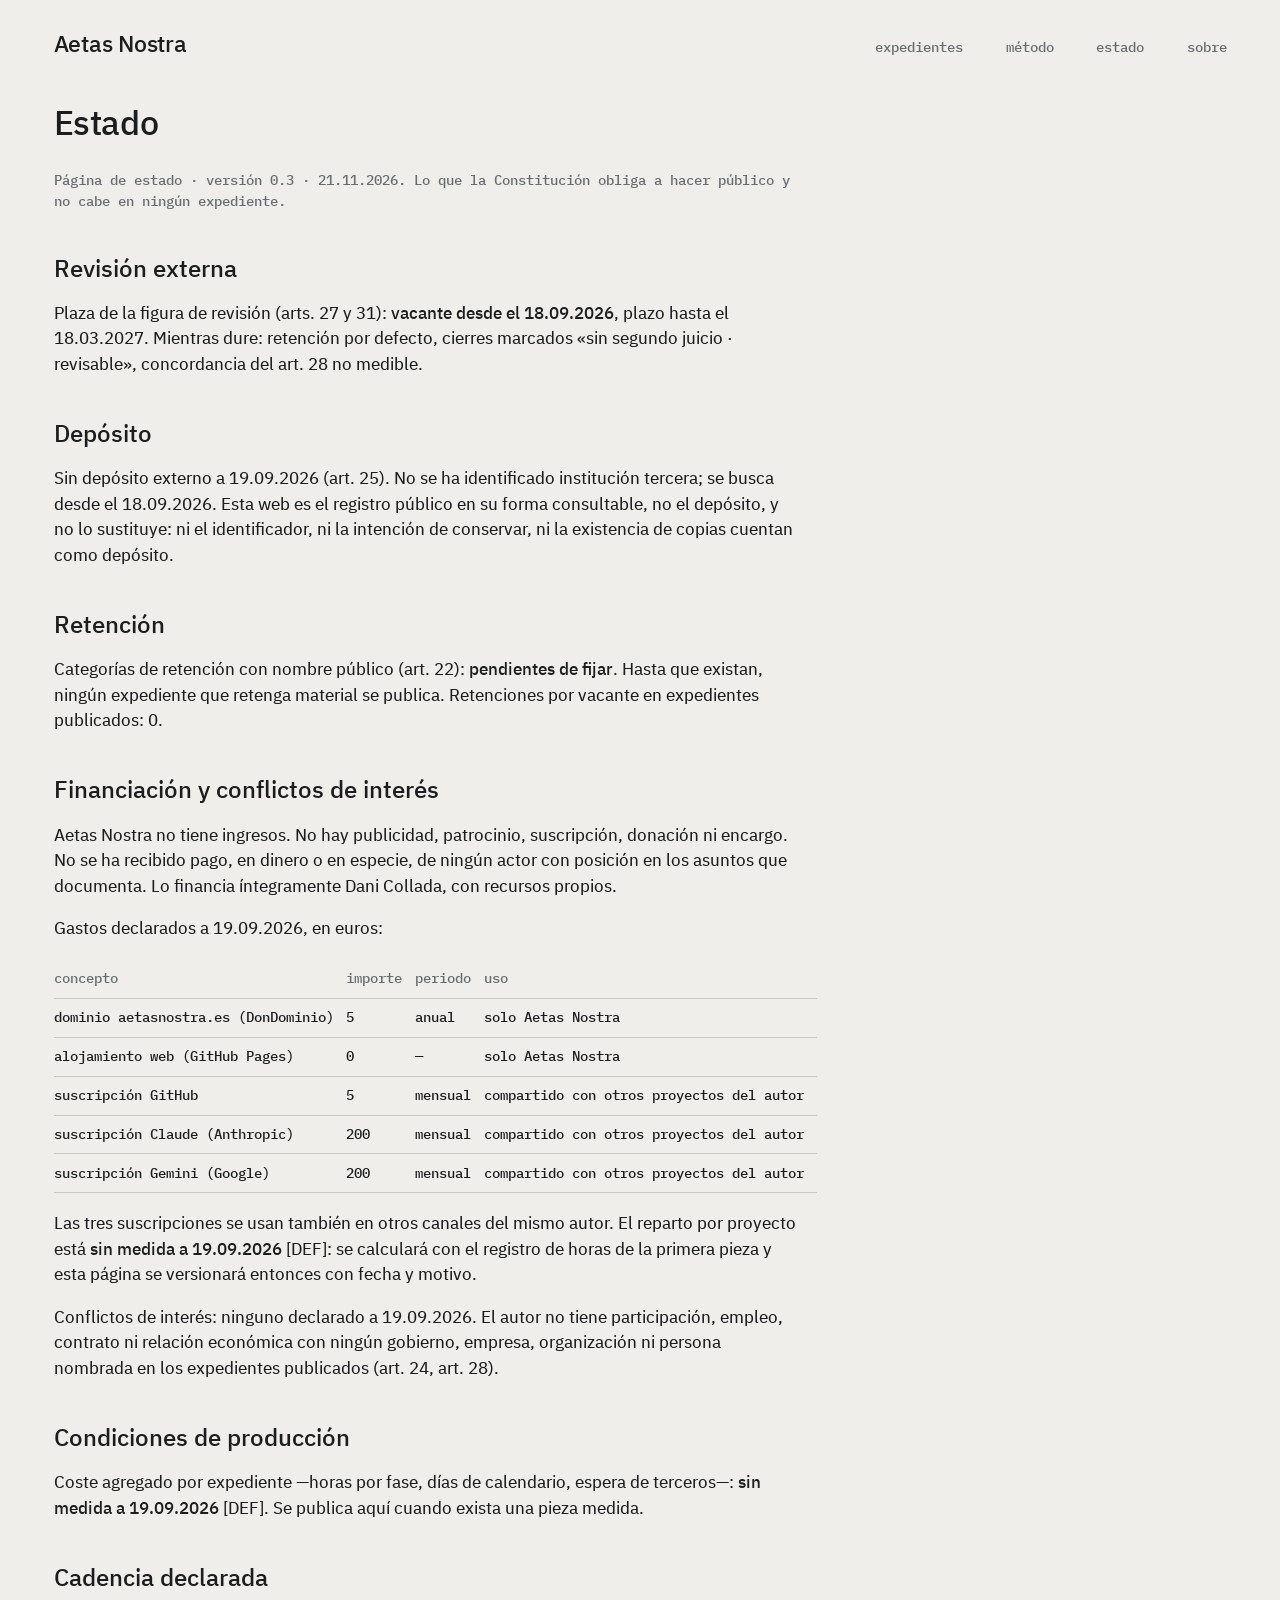
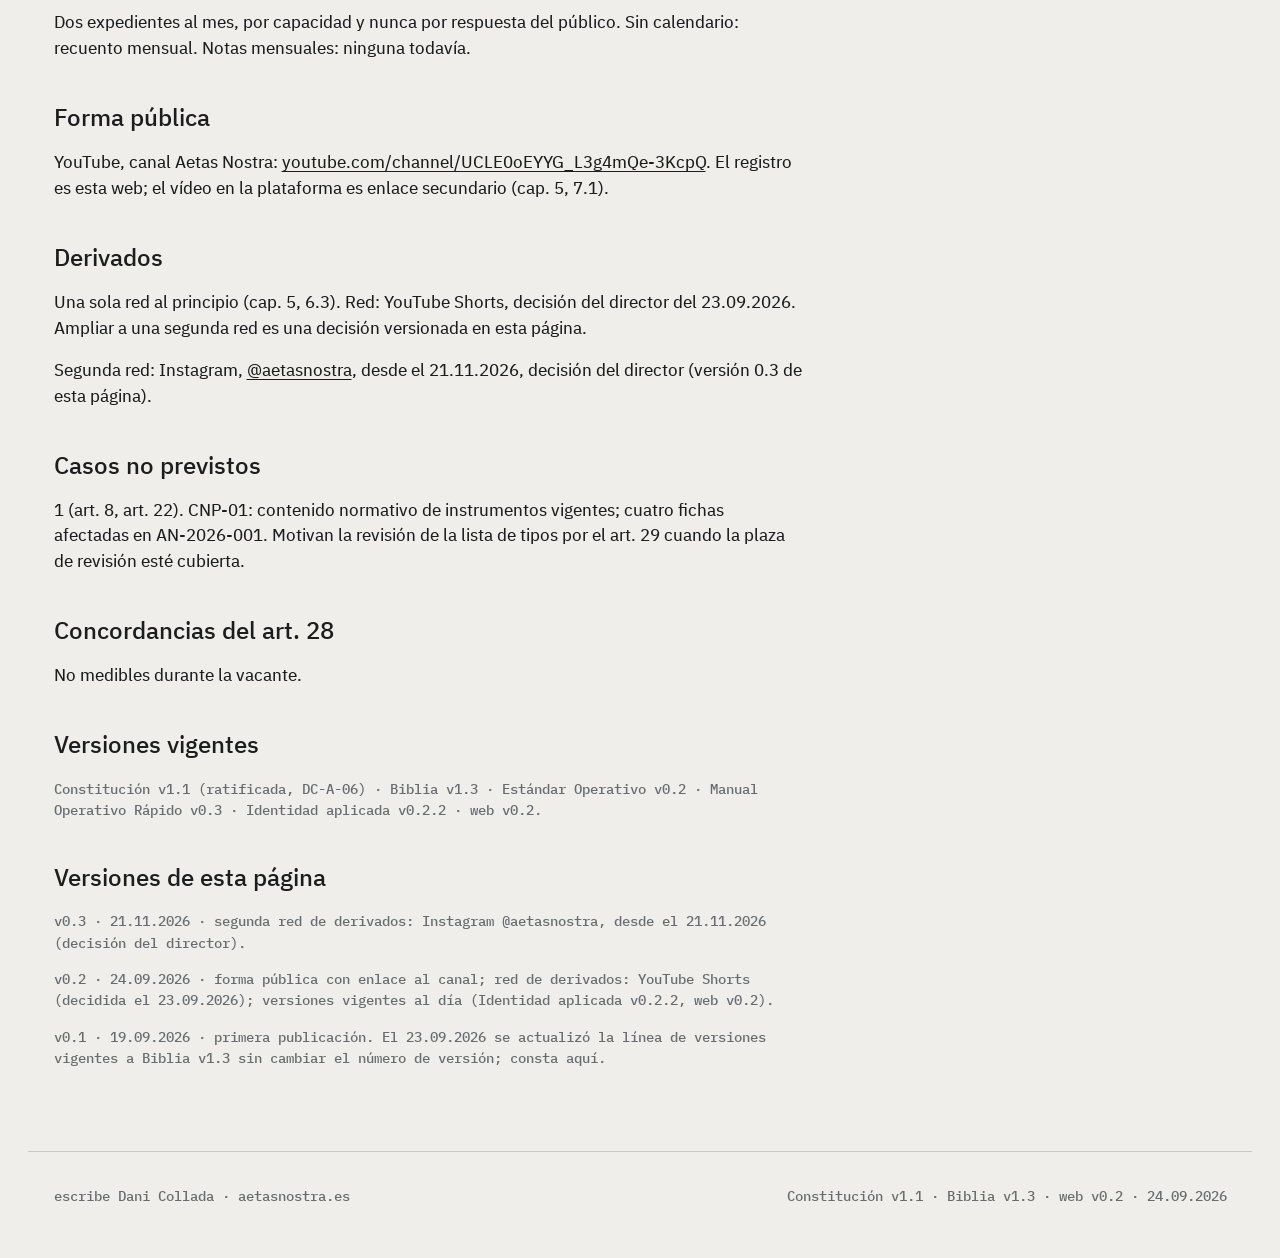
<file: estado/index.html>
<!doctype html>
<html lang="es">
<head>
<meta charset="utf-8">
<meta name="viewport" content="width=device-width,initial-scale=1">
<title>Estado · Aetas Nostra</title>
<meta name="description" content="Aetas Nostra documenta el presente geopolítico mientras su desenlace sigue abierto: qué decisión está sobre la mesa, qué consta, quién decide y con qué">
<link rel="canonical" href="https://aetasnostra.es/estado/">
<meta property="og:site_name" content="Aetas Nostra">
<meta property="og:locale" content="es_ES">
<meta property="og:type" content="website">
<link rel="icon" href="/favicon.ico" sizes="16x16 32x32 48x48">
<link rel="icon" href="/favicon.svg" type="image/svg+xml">
<link rel="apple-touch-icon" href="/apple-touch-icon-180.png">
<link rel="preload" href="/assets/fonts/IBMPlexSans-Text.woff2" as="font" type="font/woff2" crossorigin>
<link rel="preload" href="/assets/fonts/IBMPlexSans-Medium.woff2" as="font" type="font/woff2" crossorigin>
<link rel="preload" href="/assets/fonts/IBMPlexMono-Medium.woff2" as="font" type="font/woff2" crossorigin>
<style>
/* aetasnostra.es · v0.1 · 19.09.2026
   Tokens: página #EFEEEA · tinta #1B1D1E · aparato #666C71 (biblia #6A7075; oscurecido 4/255 por canal el 19.09.2026 para contraste 4,58:1 sobre página) · carmín #9A4448 (solo disputa, revisión, retención)
   Tipografía: IBM Plex Sans (afirma) · IBM Plex Mono (aparato). Servidas desde el propio dominio (cap. 5, 7.1). */

@font-face{font-family:"IBM Plex Sans";font-weight:450;font-style:normal;font-display:swap;src:url(/assets/fonts/IBMPlexSans-Text.woff2) format("woff2")}
@font-face{font-family:"IBM Plex Sans";font-weight:500;font-style:normal;font-display:swap;src:url(/assets/fonts/IBMPlexSans-Medium.woff2) format("woff2")}
@font-face{font-family:"IBM Plex Mono";font-weight:500;font-style:normal;font-display:swap;src:url(/assets/fonts/IBMPlexMono-Medium.woff2) format("woff2")}

:root{
  --pagina:#EFEEEA; --tinta:#1B1D1E; --aparato:#666C71; --carmin:#9A4448; --linea:#C9C8C3;
  --sans:"IBM Plex Sans",system-ui,-apple-system,"Segoe UI",Helvetica,Arial,sans-serif;
  --mono:"IBM Plex Mono",ui-monospace,Menlo,Consolas,monospace;
  --ancho:72rem; --margen:1.5rem;
}
*{box-sizing:border-box}
html{background:var(--pagina);color:var(--tinta);font-family:var(--sans);font-weight:450;font-size:17px;line-height:1.5;-webkit-text-size-adjust:100%}
body{margin:0;background:var(--pagina)}
a{color:inherit;text-decoration:underline;text-decoration-thickness:1px;text-underline-offset:.16em}
a:hover{text-decoration-thickness:2px}
img{max-width:100%;height:auto}

.cab{max-width:var(--ancho);margin:0 auto;padding:1.5rem var(--margen) 0;display:flex;justify-content:space-between;align-items:baseline;gap:1rem;flex-wrap:wrap}
.cab .marca{font-family:var(--sans);font-weight:500;font-size:1.35rem;letter-spacing:-.005em;text-decoration:none}
.cab nav{font-family:var(--mono);font-size:.82rem;color:var(--aparato);display:flex;gap:1.25rem;flex-wrap:wrap}
.cab nav a{text-decoration:none;margin-left:1.25rem}
.cab nav a:first-child{margin-left:0}
.cab nav a:hover{text-decoration:underline}

main{max-width:var(--ancho);margin:0 auto;padding:2.5rem var(--margen) 4rem}
.pie{max-width:var(--ancho);margin:0 auto;padding:2rem var(--margen) 3rem;border-top:1px solid var(--linea);font-family:var(--mono);font-size:.8rem;color:var(--aparato);display:flex;gap:1.25rem;flex-wrap:wrap;justify-content:space-between}

h1,h2,h3,h4{font-family:var(--sans);font-weight:500;line-height:1.2;margin:0 0 .75em}
h1{font-size:2rem;letter-spacing:-.01em;max-width:44rem}
h2{font-size:1.4rem;margin-top:2.5rem}
h3{font-size:1.1rem;margin-top:2rem}
h4{font-size:1rem;margin-top:1.5rem;font-weight:500}
p{margin:0 0 1em;max-width:44rem}
ul,ol{max-width:44rem;padding-left:1.4rem}
li{margin:.3em 0}
strong{font-weight:500}
blockquote{margin:1.5em 0;padding-left:1rem;border-left:2px solid var(--linea);color:var(--tinta)}
hr{border:0;border-top:1px solid var(--linea);margin:2.5rem 0}

.ap,code,pre,table,.ident,.ficha{font-family:var(--mono)}
.ap{font-size:.85rem;color:var(--aparato)}
.ident{font-size:.85rem;color:var(--aparato)}
code{font-size:.9em;background:transparent}
pre{font-size:.85rem;line-height:1.5;overflow-x:auto;padding:1rem;border:1px solid var(--linea);background:transparent;max-width:none;white-space:pre-wrap}
table{border-collapse:collapse;font-size:.85rem;line-height:1.45;display:block;overflow-x:auto;max-width:100%;margin:1.25em 0}
th,td{text-align:left;vertical-align:top;padding:.5rem .75rem .5rem 0;border-bottom:1px solid var(--linea)}
th{font-weight:500;color:var(--aparato)}

.def{font-size:1.25rem;font-weight:450;letter-spacing:0;line-height:1.5;max-width:44rem;margin:0 0 2.5rem}
.exp{border-top:1px solid var(--linea);padding:1rem 0}
.exp a{text-decoration:none;font-weight:500}
.exp a:hover{text-decoration:underline}
.exp .ap{display:block;margin-top:.25rem}

.cabecera-exp{font-family:var(--mono);font-size:.85rem;color:var(--aparato);line-height:1.6;border:1px solid var(--linea);padding:1rem;margin:0 0 2.5rem;white-space:pre-wrap}
.citar{border:1px solid var(--linea);padding:1rem;font-family:var(--mono);font-size:.85rem;line-height:1.6;white-space:pre-wrap;margin:1.5em 0}
.estado-lin{font-family:var(--mono);font-size:.85rem;color:var(--aparato)}

.carmin{color:var(--carmin)}
.retenido,.disputada,.revisada{font-family:var(--mono);color:var(--carmin)}

.aviso{font-family:var(--mono);font-size:.85rem;color:var(--aparato);border-top:1px solid var(--linea);border-bottom:1px solid var(--linea);padding:1rem 0;margin:2rem 0}

.pieza{max-width:720px}

@media (max-width:640px){
  html{font-size:16px}
  h1{font-size:1.6rem}
  .cab{padding-top:1rem}
}
</style>
<meta name="robots" content="index,follow">
<script type="application/ld+json" id="an-marcado">
{
  "@context": "https://schema.org",
  "@graph": [
    {
      "@type": "WebPage",
      "@id": "https://aetasnostra.es/estado/",
      "url": "https://aetasnostra.es/estado/",
      "name": "Estado · Aetas Nostra",
      "inLanguage": "es",
      "isPartOf": {
        "@id": "https://aetasnostra.es/#sitio"
      }
    }
  ]
}
</script>
</head>
<body>
<header class="cab">
  <a class="marca" href="/">Aetas Nostra</a>
  <nav>
    <a href="/expedientes/">expedientes</a>
    <a href="/metodo/">método</a>
    <a href="/estado/">estado</a>
    <a href="/sobre/">sobre</a>
  </nav>
</header>
<main>

<h1>Estado</h1>
<p class="ap">Página de estado · versión 0.3 · 21.11.2026. Lo que la Constitución obliga a hacer público y no cabe en ningún expediente.</p>

<h2>Revisión externa</h2>
<p>Plaza de la figura de revisión (arts. 27 y 31): <strong>vacante desde el 18.09.2026</strong>, plazo hasta el 18.03.2027. Mientras dure: retención por defecto, cierres marcados «sin segundo juicio · revisable», concordancia del art. 28 no medible.</p>

<h2>Depósito</h2>
<p>Sin depósito externo a 19.09.2026 (art. 25). No se ha identificado institución tercera; se busca desde el 18.09.2026. Esta web es el registro público en su forma consultable, no el depósito, y no lo sustituye: ni el identificador, ni la intención de conservar, ni la existencia de copias cuentan como depósito.</p>

<h2>Retención</h2>
<p>Categorías de retención con nombre público (art. 22): <strong>pendientes de fijar</strong>. Hasta que existan, ningún expediente que retenga material se publica. Retenciones por vacante en expedientes publicados: 0.</p>

<h2>Financiación y conflictos de interés</h2>
<p>Aetas Nostra no tiene ingresos. No hay publicidad, patrocinio, suscripción, donación ni encargo. No se ha recibido pago, en dinero o en especie, de ningún actor con posición en los asuntos que documenta. Lo financia íntegramente Dani Collada, con recursos propios.</p>
<p>Gastos declarados a 19.09.2026, en euros:</p>
<table>
<thead><tr><th>concepto</th><th>importe</th><th>periodo</th><th>uso</th></tr></thead>
<tbody>
<tr><td>dominio aetasnostra.es (DonDominio)</td><td>5</td><td>anual</td><td>solo Aetas Nostra</td></tr>
<tr><td>alojamiento web (GitHub Pages)</td><td>0</td><td>—</td><td>solo Aetas Nostra</td></tr>
<tr><td>suscripción GitHub</td><td>5</td><td>mensual</td><td>compartido con otros proyectos del autor</td></tr>
<tr><td>suscripción Claude (Anthropic)</td><td>200</td><td>mensual</td><td>compartido con otros proyectos del autor</td></tr>
<tr><td>suscripción Gemini (Google)</td><td>200</td><td>mensual</td><td>compartido con otros proyectos del autor</td></tr>
</tbody>
</table>
<p>Las tres suscripciones se usan también en otros canales del mismo autor. El reparto por proyecto está <strong>sin medida a 19.09.2026</strong> [DEF]: se calculará con el registro de horas de la primera pieza y esta página se versionará entonces con fecha y motivo.</p>
<p>Conflictos de interés: ninguno declarado a 19.09.2026. El autor no tiene participación, empleo, contrato ni relación económica con ningún gobierno, empresa, organización ni persona nombrada en los expedientes publicados (art. 24, art. 28).</p>

<h2>Condiciones de producción</h2>
<p>Coste agregado por expediente —horas por fase, días de calendario, espera de terceros—: <strong>sin medida a 19.09.2026</strong> [DEF]. Se publica aquí cuando exista una pieza medida.</p>

<h2>Cadencia declarada</h2>
<p>Dos expedientes al mes, por capacidad y nunca por respuesta del público. Sin calendario: recuento mensual. Notas mensuales: ninguna todavía.</p>

<h2>Forma pública</h2>
<p>YouTube, canal Aetas Nostra: <a href="https://www.youtube.com/channel/UCLE0oEYYG_L3g4mQe-3KcpQ">youtube.com/channel/UCLE0oEYYG_L3g4mQe-3KcpQ</a>. El registro es esta web; el vídeo en la plataforma es enlace secundario (cap. 5, 7.1).</p>

<h2>Derivados</h2>
<p>Una sola red al principio (cap. 5, 6.3). Red: YouTube Shorts, decisión del director del 23.09.2026. Ampliar a una segunda red es una decisión versionada en esta página.</p>
<p>Segunda red: Instagram, <a href="https://www.instagram.com/aetasnostra/">@aetasnostra</a>, desde el 21.11.2026, decisión del director (versión 0.3 de esta página).</p>

<h2>Casos no previstos</h2>
<p>1 (art. 8, art. 22). CNP-01: contenido normativo de instrumentos vigentes; cuatro fichas afectadas en AN-2026-001. Motivan la revisión de la lista de tipos por el art. 29 cuando la plaza de revisión esté cubierta.</p>

<h2>Concordancias del art. 28</h2>
<p>No medibles durante la vacante.</p>

<h2>Versiones vigentes</h2>
<p class="ap">Constitución v1.1 (ratificada, DC-A-06) · Biblia v1.3 · Estándar Operativo v0.2 · Manual Operativo Rápido v0.3 · Identidad aplicada v0.2.2 · web v0.2.</p>

<h2>Versiones de esta página</h2>
<p class="ap">v0.3 · 21.11.2026 · segunda red de derivados: Instagram @aetasnostra, desde el 21.11.2026 (decisión del director).</p>
<p class="ap">v0.2 · 24.09.2026 · forma pública con enlace al canal; red de derivados: YouTube Shorts (decidida el 23.09.2026); versiones vigentes al día (Identidad aplicada v0.2.2, web v0.2).</p>
<p class="ap">v0.1 · 19.09.2026 · primera publicación. El 23.09.2026 se actualizó la línea de versiones vigentes a Biblia v1.3 sin cambiar el número de versión; consta aquí.</p>

</main>
<footer class="pie">
  <span>escribe Dani Collada · aetasnostra.es</span>
  <span>Constitución v1.1 · Biblia v1.3 · web v0.2 · 24.09.2026</span>
</footer>
</body>
</html>
</file>
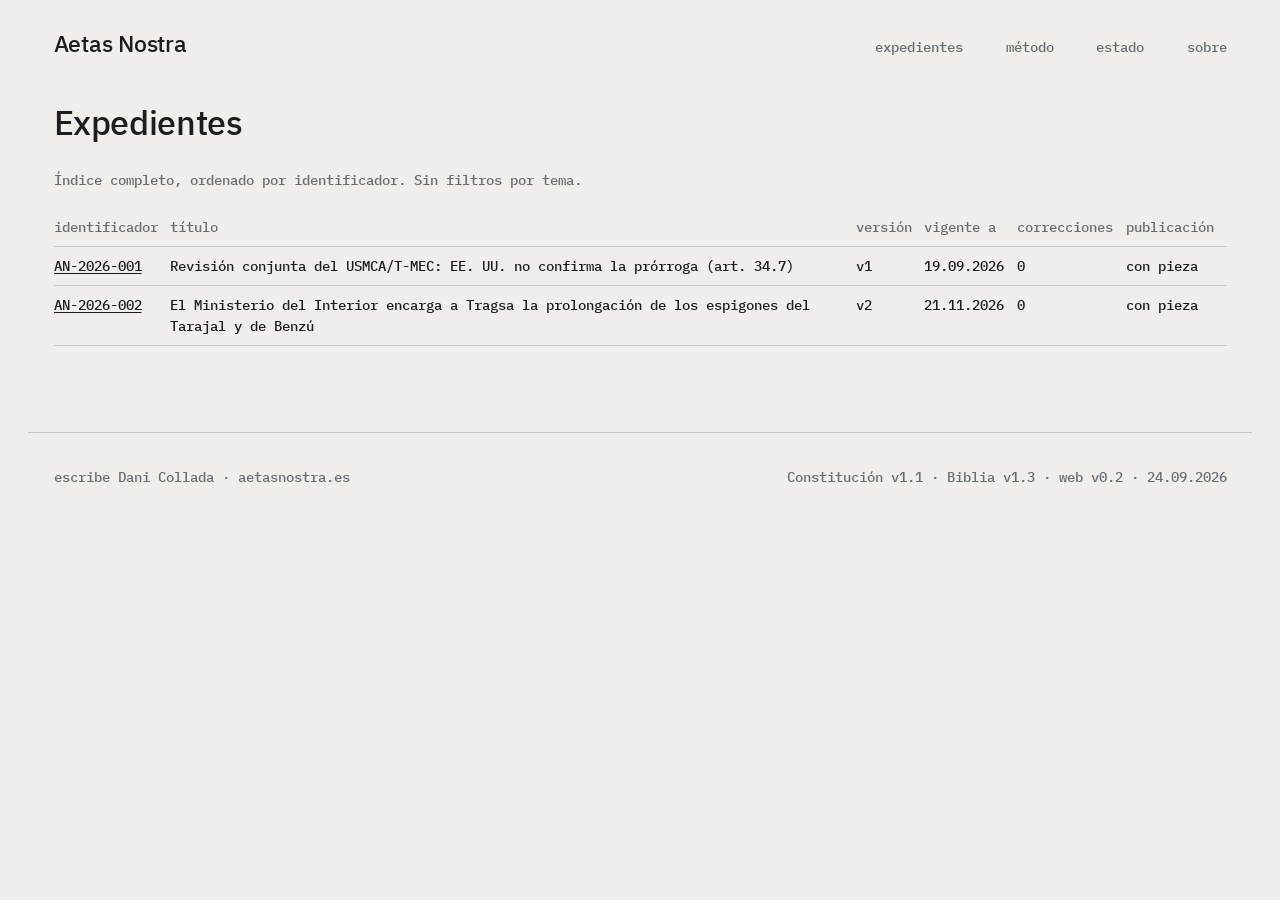
<file: expedientes/index.html>
<!doctype html>
<html lang="es">
<head>
<meta charset="utf-8">
<meta name="viewport" content="width=device-width,initial-scale=1">
<title>Expedientes · Aetas Nostra</title>
<meta name="description" content="Aetas Nostra documenta el presente geopolítico mientras su desenlace sigue abierto: qué decisión está sobre la mesa, qué consta, quién decide y con qué">
<link rel="canonical" href="https://aetasnostra.es/expedientes/">
<meta property="og:site_name" content="Aetas Nostra">
<meta property="og:locale" content="es_ES">
<meta property="og:type" content="website">
<link rel="icon" href="/favicon.ico" sizes="16x16 32x32 48x48">
<link rel="icon" href="/favicon.svg" type="image/svg+xml">
<link rel="apple-touch-icon" href="/apple-touch-icon-180.png">
<link rel="preload" href="/assets/fonts/IBMPlexSans-Medium.woff2" as="font" type="font/woff2" crossorigin>
<link rel="preload" href="/assets/fonts/IBMPlexMono-Medium.woff2" as="font" type="font/woff2" crossorigin>
<style>
/* aetasnostra.es · v0.1 · 19.09.2026
   Tokens: página #EFEEEA · tinta #1B1D1E · aparato #666C71 (biblia #6A7075; oscurecido 4/255 por canal el 19.09.2026 para contraste 4,58:1 sobre página) · carmín #9A4448 (solo disputa, revisión, retención)
   Tipografía: IBM Plex Sans (afirma) · IBM Plex Mono (aparato). Servidas desde el propio dominio (cap. 5, 7.1). */

@font-face{font-family:"IBM Plex Sans";font-weight:450;font-style:normal;font-display:swap;src:url(/assets/fonts/IBMPlexSans-Text.woff2) format("woff2")}
@font-face{font-family:"IBM Plex Sans";font-weight:500;font-style:normal;font-display:swap;src:url(/assets/fonts/IBMPlexSans-Medium.woff2) format("woff2")}
@font-face{font-family:"IBM Plex Mono";font-weight:500;font-style:normal;font-display:swap;src:url(/assets/fonts/IBMPlexMono-Medium.woff2) format("woff2")}

:root{
  --pagina:#EFEEEA; --tinta:#1B1D1E; --aparato:#666C71; --carmin:#9A4448; --linea:#C9C8C3;
  --sans:"IBM Plex Sans",system-ui,-apple-system,"Segoe UI",Helvetica,Arial,sans-serif;
  --mono:"IBM Plex Mono",ui-monospace,Menlo,Consolas,monospace;
  --ancho:72rem; --margen:1.5rem;
}
*{box-sizing:border-box}
html{background:var(--pagina);color:var(--tinta);font-family:var(--sans);font-weight:450;font-size:17px;line-height:1.5;-webkit-text-size-adjust:100%}
body{margin:0;background:var(--pagina)}
a{color:inherit;text-decoration:underline;text-decoration-thickness:1px;text-underline-offset:.16em}
a:hover{text-decoration-thickness:2px}
img{max-width:100%;height:auto}

.cab{max-width:var(--ancho);margin:0 auto;padding:1.5rem var(--margen) 0;display:flex;justify-content:space-between;align-items:baseline;gap:1rem;flex-wrap:wrap}
.cab .marca{font-family:var(--sans);font-weight:500;font-size:1.35rem;letter-spacing:-.005em;text-decoration:none}
.cab nav{font-family:var(--mono);font-size:.82rem;color:var(--aparato);display:flex;gap:1.25rem;flex-wrap:wrap}
.cab nav a{text-decoration:none;margin-left:1.25rem}
.cab nav a:first-child{margin-left:0}
.cab nav a:hover{text-decoration:underline}

main{max-width:var(--ancho);margin:0 auto;padding:2.5rem var(--margen) 4rem}
.pie{max-width:var(--ancho);margin:0 auto;padding:2rem var(--margen) 3rem;border-top:1px solid var(--linea);font-family:var(--mono);font-size:.8rem;color:var(--aparato);display:flex;gap:1.25rem;flex-wrap:wrap;justify-content:space-between}

h1,h2,h3,h4{font-family:var(--sans);font-weight:500;line-height:1.2;margin:0 0 .75em}
h1{font-size:2rem;letter-spacing:-.01em;max-width:44rem}
h2{font-size:1.4rem;margin-top:2.5rem}
h3{font-size:1.1rem;margin-top:2rem}
h4{font-size:1rem;margin-top:1.5rem;font-weight:500}
p{margin:0 0 1em;max-width:44rem}
ul,ol{max-width:44rem;padding-left:1.4rem}
li{margin:.3em 0}
strong{font-weight:500}
blockquote{margin:1.5em 0;padding-left:1rem;border-left:2px solid var(--linea);color:var(--tinta)}
hr{border:0;border-top:1px solid var(--linea);margin:2.5rem 0}

.ap,code,pre,table,.ident,.ficha{font-family:var(--mono)}
.ap{font-size:.85rem;color:var(--aparato)}
.ident{font-size:.85rem;color:var(--aparato)}
code{font-size:.9em;background:transparent}
pre{font-size:.85rem;line-height:1.5;overflow-x:auto;padding:1rem;border:1px solid var(--linea);background:transparent;max-width:none;white-space:pre-wrap}
table{border-collapse:collapse;font-size:.85rem;line-height:1.45;display:block;overflow-x:auto;max-width:100%;margin:1.25em 0}
th,td{text-align:left;vertical-align:top;padding:.5rem .75rem .5rem 0;border-bottom:1px solid var(--linea)}
th{font-weight:500;color:var(--aparato)}

.def{font-size:1.25rem;font-weight:450;letter-spacing:0;line-height:1.5;max-width:44rem;margin:0 0 2.5rem}
.exp{border-top:1px solid var(--linea);padding:1rem 0}
.exp a{text-decoration:none;font-weight:500}
.exp a:hover{text-decoration:underline}
.exp .ap{display:block;margin-top:.25rem}

.cabecera-exp{font-family:var(--mono);font-size:.85rem;color:var(--aparato);line-height:1.6;border:1px solid var(--linea);padding:1rem;margin:0 0 2.5rem;white-space:pre-wrap}
.citar{border:1px solid var(--linea);padding:1rem;font-family:var(--mono);font-size:.85rem;line-height:1.6;white-space:pre-wrap;margin:1.5em 0}
.estado-lin{font-family:var(--mono);font-size:.85rem;color:var(--aparato)}

.carmin{color:var(--carmin)}
.retenido,.disputada,.revisada{font-family:var(--mono);color:var(--carmin)}

.aviso{font-family:var(--mono);font-size:.85rem;color:var(--aparato);border-top:1px solid var(--linea);border-bottom:1px solid var(--linea);padding:1rem 0;margin:2rem 0}

.pieza{max-width:720px}

@media (max-width:640px){
  html{font-size:16px}
  h1{font-size:1.6rem}
  .cab{padding-top:1rem}
}
</style>
<meta name="robots" content="index,follow">
<script type="application/ld+json" id="an-marcado">
{
  "@context": "https://schema.org",
  "@graph": [
    {
      "@type": "CollectionPage",
      "@id": "https://aetasnostra.es/expedientes/",
      "url": "https://aetasnostra.es/expedientes/",
      "name": "Expedientes · Aetas Nostra",
      "inLanguage": "es",
      "isPartOf": {
        "@id": "https://aetasnostra.es/#sitio"
      }
    }
  ]
}
</script>
</head>
<body>
<header class="cab">
  <a class="marca" href="/">Aetas Nostra</a>
  <nav>
    <a href="/expedientes/">expedientes</a>
    <a href="/metodo/">método</a>
    <a href="/estado/">estado</a>
    <a href="/sobre/">sobre</a>
  </nav>
</header>
<main>

<h1>Expedientes</h1>
<p class="ap">Índice completo, ordenado por identificador. Sin filtros por tema.</p>
<table>
<thead><tr><th>identificador</th><th>título</th><th>versión</th><th>vigente a</th><th>correcciones</th><th>publicación</th></tr></thead>
<tbody>
<tr><td><a href="/AN-2026-001/">AN-2026-001</a></td><td>Revisión conjunta del USMCA/T-MEC: EE. UU. no confirma la prórroga (art. 34.7)</td><td>v1</td><td>19.09.2026</td><td>0</td><td>con pieza</td></tr>
<tr><td><a href="/AN-2026-002/">AN-2026-002</a></td><td>El Ministerio del Interior encarga a Tragsa la prolongación de los espigones del Tarajal y de Benzú</td><td>v2</td><td>21.11.2026</td><td>0</td><td>con pieza</td></tr>
</tbody>
</table>

</main>
<footer class="pie">
  <span>escribe Dani Collada · aetasnostra.es</span>
  <span>Constitución v1.1 · Biblia v1.3 · web v0.2 · 24.09.2026</span>
</footer>
</body>
</html>
</file>
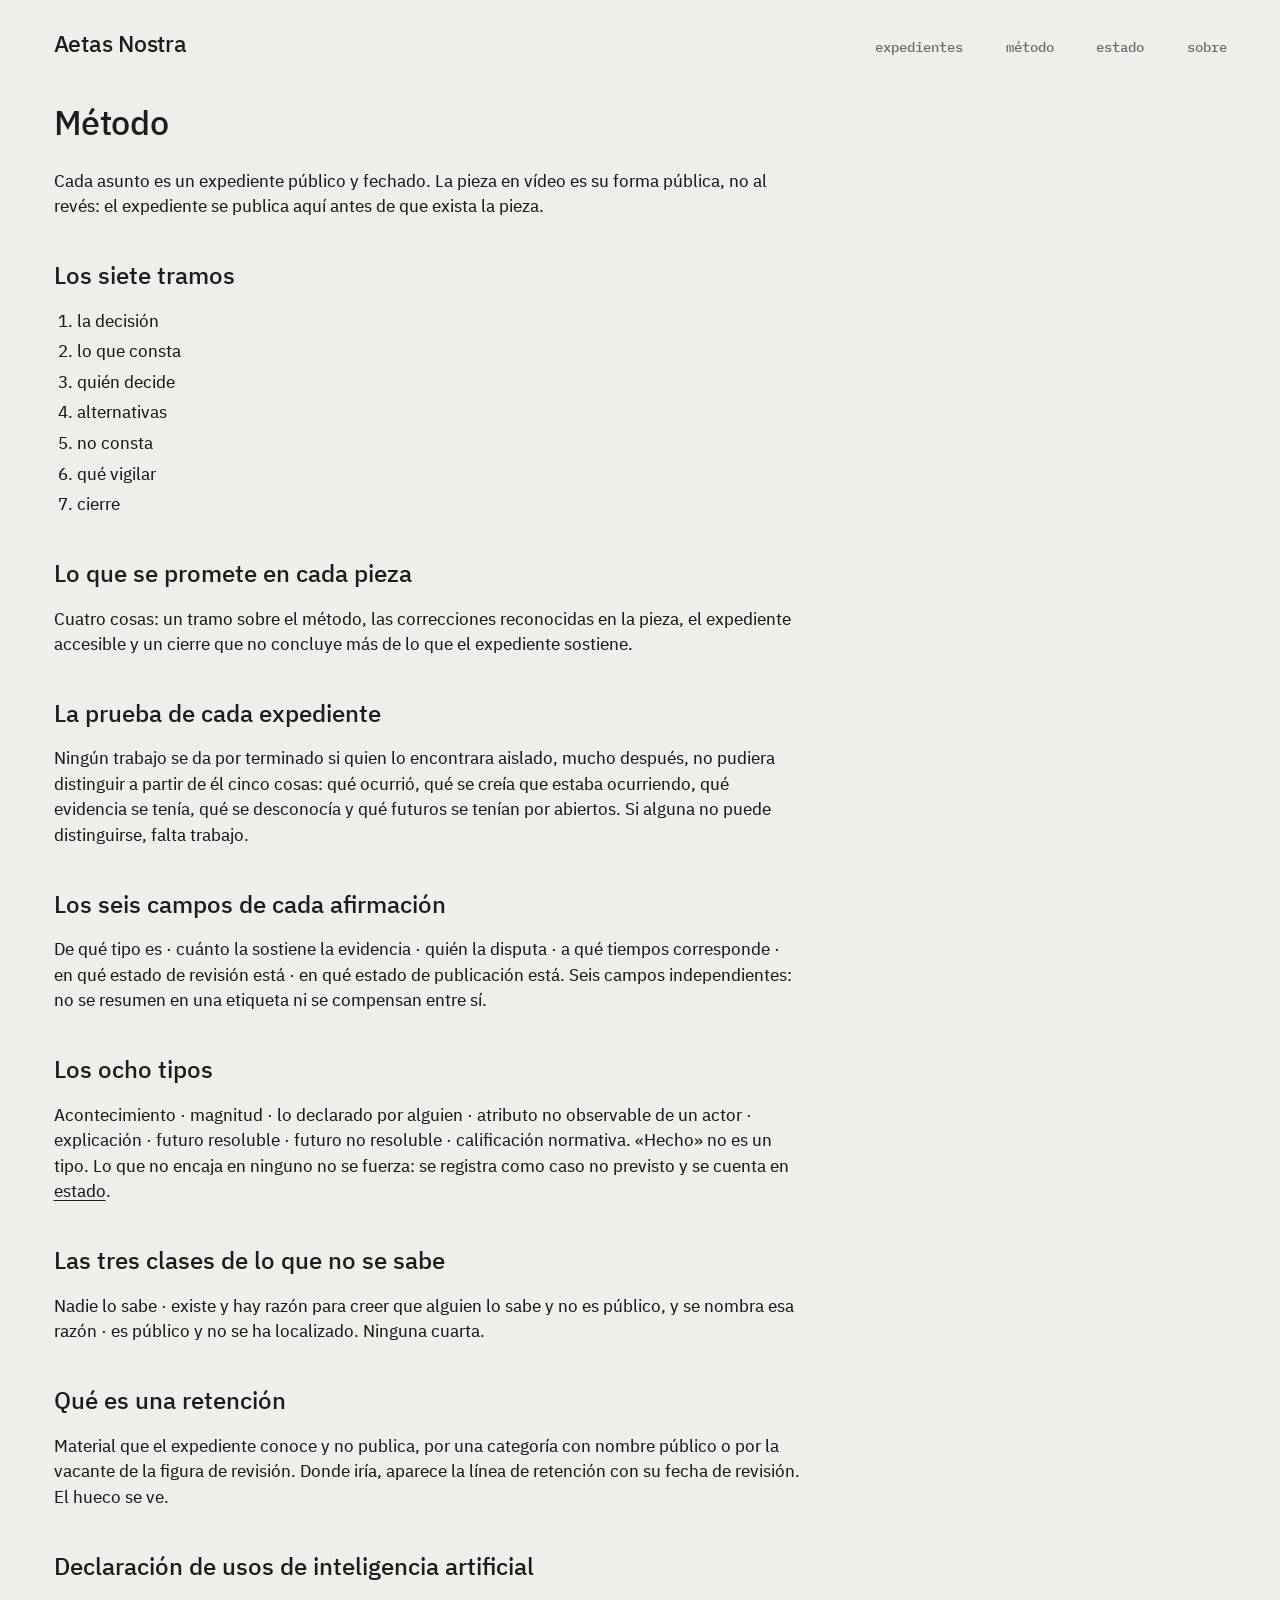
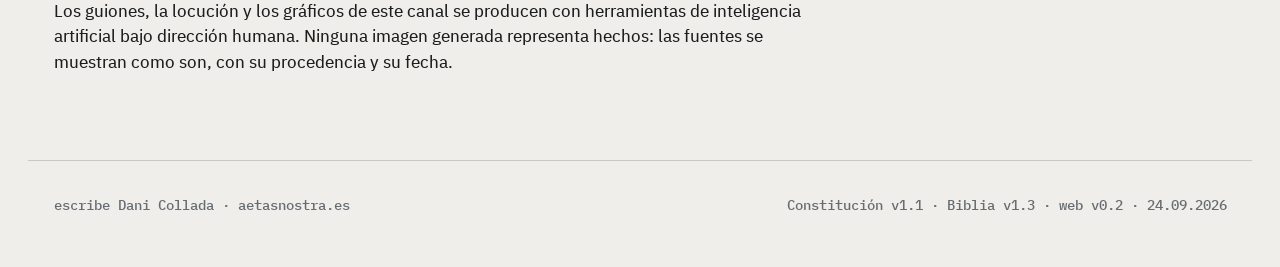
<file: metodo/index.html>
<!doctype html>
<html lang="es">
<head>
<meta charset="utf-8">
<meta name="viewport" content="width=device-width,initial-scale=1">
<title>Método · Aetas Nostra</title>
<meta name="description" content="Aetas Nostra documenta el presente geopolítico mientras su desenlace sigue abierto: qué decisión está sobre la mesa, qué consta, quién decide y con qué">
<link rel="canonical" href="https://aetasnostra.es/metodo/">
<meta property="og:site_name" content="Aetas Nostra">
<meta property="og:locale" content="es_ES">
<meta property="og:type" content="website">
<link rel="icon" href="/favicon.ico" sizes="16x16 32x32 48x48">
<link rel="icon" href="/favicon.svg" type="image/svg+xml">
<link rel="apple-touch-icon" href="/apple-touch-icon-180.png">
<link rel="preload" href="/assets/fonts/IBMPlexSans-Text.woff2" as="font" type="font/woff2" crossorigin>
<link rel="preload" href="/assets/fonts/IBMPlexSans-Medium.woff2" as="font" type="font/woff2" crossorigin>
<link rel="preload" href="/assets/fonts/IBMPlexMono-Medium.woff2" as="font" type="font/woff2" crossorigin>
<style>
/* aetasnostra.es · v0.1 · 19.09.2026
   Tokens: página #EFEEEA · tinta #1B1D1E · aparato #666C71 (biblia #6A7075; oscurecido 4/255 por canal el 19.09.2026 para contraste 4,58:1 sobre página) · carmín #9A4448 (solo disputa, revisión, retención)
   Tipografía: IBM Plex Sans (afirma) · IBM Plex Mono (aparato). Servidas desde el propio dominio (cap. 5, 7.1). */

@font-face{font-family:"IBM Plex Sans";font-weight:450;font-style:normal;font-display:swap;src:url(/assets/fonts/IBMPlexSans-Text.woff2) format("woff2")}
@font-face{font-family:"IBM Plex Sans";font-weight:500;font-style:normal;font-display:swap;src:url(/assets/fonts/IBMPlexSans-Medium.woff2) format("woff2")}
@font-face{font-family:"IBM Plex Mono";font-weight:500;font-style:normal;font-display:swap;src:url(/assets/fonts/IBMPlexMono-Medium.woff2) format("woff2")}

:root{
  --pagina:#EFEEEA; --tinta:#1B1D1E; --aparato:#666C71; --carmin:#9A4448; --linea:#C9C8C3;
  --sans:"IBM Plex Sans",system-ui,-apple-system,"Segoe UI",Helvetica,Arial,sans-serif;
  --mono:"IBM Plex Mono",ui-monospace,Menlo,Consolas,monospace;
  --ancho:72rem; --margen:1.5rem;
}
*{box-sizing:border-box}
html{background:var(--pagina);color:var(--tinta);font-family:var(--sans);font-weight:450;font-size:17px;line-height:1.5;-webkit-text-size-adjust:100%}
body{margin:0;background:var(--pagina)}
a{color:inherit;text-decoration:underline;text-decoration-thickness:1px;text-underline-offset:.16em}
a:hover{text-decoration-thickness:2px}
img{max-width:100%;height:auto}

.cab{max-width:var(--ancho);margin:0 auto;padding:1.5rem var(--margen) 0;display:flex;justify-content:space-between;align-items:baseline;gap:1rem;flex-wrap:wrap}
.cab .marca{font-family:var(--sans);font-weight:500;font-size:1.35rem;letter-spacing:-.005em;text-decoration:none}
.cab nav{font-family:var(--mono);font-size:.82rem;color:var(--aparato);display:flex;gap:1.25rem;flex-wrap:wrap}
.cab nav a{text-decoration:none;margin-left:1.25rem}
.cab nav a:first-child{margin-left:0}
.cab nav a:hover{text-decoration:underline}

main{max-width:var(--ancho);margin:0 auto;padding:2.5rem var(--margen) 4rem}
.pie{max-width:var(--ancho);margin:0 auto;padding:2rem var(--margen) 3rem;border-top:1px solid var(--linea);font-family:var(--mono);font-size:.8rem;color:var(--aparato);display:flex;gap:1.25rem;flex-wrap:wrap;justify-content:space-between}

h1,h2,h3,h4{font-family:var(--sans);font-weight:500;line-height:1.2;margin:0 0 .75em}
h1{font-size:2rem;letter-spacing:-.01em;max-width:44rem}
h2{font-size:1.4rem;margin-top:2.5rem}
h3{font-size:1.1rem;margin-top:2rem}
h4{font-size:1rem;margin-top:1.5rem;font-weight:500}
p{margin:0 0 1em;max-width:44rem}
ul,ol{max-width:44rem;padding-left:1.4rem}
li{margin:.3em 0}
strong{font-weight:500}
blockquote{margin:1.5em 0;padding-left:1rem;border-left:2px solid var(--linea);color:var(--tinta)}
hr{border:0;border-top:1px solid var(--linea);margin:2.5rem 0}

.ap,code,pre,table,.ident,.ficha{font-family:var(--mono)}
.ap{font-size:.85rem;color:var(--aparato)}
.ident{font-size:.85rem;color:var(--aparato)}
code{font-size:.9em;background:transparent}
pre{font-size:.85rem;line-height:1.5;overflow-x:auto;padding:1rem;border:1px solid var(--linea);background:transparent;max-width:none;white-space:pre-wrap}
table{border-collapse:collapse;font-size:.85rem;line-height:1.45;display:block;overflow-x:auto;max-width:100%;margin:1.25em 0}
th,td{text-align:left;vertical-align:top;padding:.5rem .75rem .5rem 0;border-bottom:1px solid var(--linea)}
th{font-weight:500;color:var(--aparato)}

.def{font-size:1.25rem;font-weight:450;letter-spacing:0;line-height:1.5;max-width:44rem;margin:0 0 2.5rem}
.exp{border-top:1px solid var(--linea);padding:1rem 0}
.exp a{text-decoration:none;font-weight:500}
.exp a:hover{text-decoration:underline}
.exp .ap{display:block;margin-top:.25rem}

.cabecera-exp{font-family:var(--mono);font-size:.85rem;color:var(--aparato);line-height:1.6;border:1px solid var(--linea);padding:1rem;margin:0 0 2.5rem;white-space:pre-wrap}
.citar{border:1px solid var(--linea);padding:1rem;font-family:var(--mono);font-size:.85rem;line-height:1.6;white-space:pre-wrap;margin:1.5em 0}
.estado-lin{font-family:var(--mono);font-size:.85rem;color:var(--aparato)}

.carmin{color:var(--carmin)}
.retenido,.disputada,.revisada{font-family:var(--mono);color:var(--carmin)}

.aviso{font-family:var(--mono);font-size:.85rem;color:var(--aparato);border-top:1px solid var(--linea);border-bottom:1px solid var(--linea);padding:1rem 0;margin:2rem 0}

.pieza{max-width:720px}

@media (max-width:640px){
  html{font-size:16px}
  h1{font-size:1.6rem}
  .cab{padding-top:1rem}
}
</style>
<meta name="robots" content="index,follow">
<script type="application/ld+json" id="an-marcado">
{
  "@context": "https://schema.org",
  "@graph": [
    {
      "@type": "WebPage",
      "@id": "https://aetasnostra.es/metodo/",
      "url": "https://aetasnostra.es/metodo/",
      "name": "Método · Aetas Nostra",
      "inLanguage": "es",
      "isPartOf": {
        "@id": "https://aetasnostra.es/#sitio"
      }
    }
  ]
}
</script>
</head>
<body>
<header class="cab">
  <a class="marca" href="/">Aetas Nostra</a>
  <nav>
    <a href="/expedientes/">expedientes</a>
    <a href="/metodo/">método</a>
    <a href="/estado/">estado</a>
    <a href="/sobre/">sobre</a>
  </nav>
</header>
<main>

<h1>Método</h1>
<p>Cada asunto es un expediente público y fechado. La pieza en vídeo es su forma pública, no al revés: el expediente se publica aquí antes de que exista la pieza.</p>

<h2>Los siete tramos</h2>
<ol>
<li>la decisión</li><li>lo que consta</li><li>quién decide</li><li>alternativas</li><li>no consta</li><li>qué vigilar</li><li>cierre</li>
</ol>

<h2>Lo que se promete en cada pieza</h2>
<p>Cuatro cosas: un tramo sobre el método, las correcciones reconocidas en la pieza, el expediente accesible y un cierre que no concluye más de lo que el expediente sostiene.</p>

<h2>La prueba de cada expediente</h2>
<p>Ningún trabajo se da por terminado si quien lo encontrara aislado, mucho después, no pudiera distinguir a partir de él cinco cosas: qué ocurrió, qué se creía que estaba ocurriendo, qué evidencia se tenía, qué se desconocía y qué futuros se tenían por abiertos. Si alguna no puede distinguirse, falta trabajo.</p>

<h2>Los seis campos de cada afirmación</h2>
<p>De qué tipo es · cuánto la sostiene la evidencia · quién la disputa · a qué tiempos corresponde · en qué estado de revisión está · en qué estado de publicación está. Seis campos independientes: no se resumen en una etiqueta ni se compensan entre sí.</p>

<h2>Los ocho tipos</h2>
<p>Acontecimiento · magnitud · lo declarado por alguien · atributo no observable de un actor · explicación · futuro resoluble · futuro no resoluble · calificación normativa. «Hecho» no es un tipo. Lo que no encaja en ninguno no se fuerza: se registra como caso no previsto y se cuenta en <a href="/estado/">estado</a>.</p>

<h2>Las tres clases de lo que no se sabe</h2>
<p>Nadie lo sabe · existe y hay razón para creer que alguien lo sabe y no es público, y se nombra esa razón · es público y no se ha localizado. Ninguna cuarta.</p>

<h2>Qué es una retención</h2>
<p>Material que el expediente conoce y no publica, por una categoría con nombre público o por la vacante de la figura de revisión. Donde iría, aparece la línea de retención con su fecha de revisión. El hueco se ve.</p>

<h2>Declaración de usos de inteligencia artificial</h2>
<p>Los guiones, la locución y los gráficos de este canal se producen con herramientas de inteligencia artificial bajo dirección humana. Ninguna imagen generada representa hechos: las fuentes se muestran como son, con su procedencia y su fecha.</p>

</main>
<footer class="pie">
  <span>escribe Dani Collada · aetasnostra.es</span>
  <span>Constitución v1.1 · Biblia v1.3 · web v0.2 · 24.09.2026</span>
</footer>
</body>
</html>
</file>
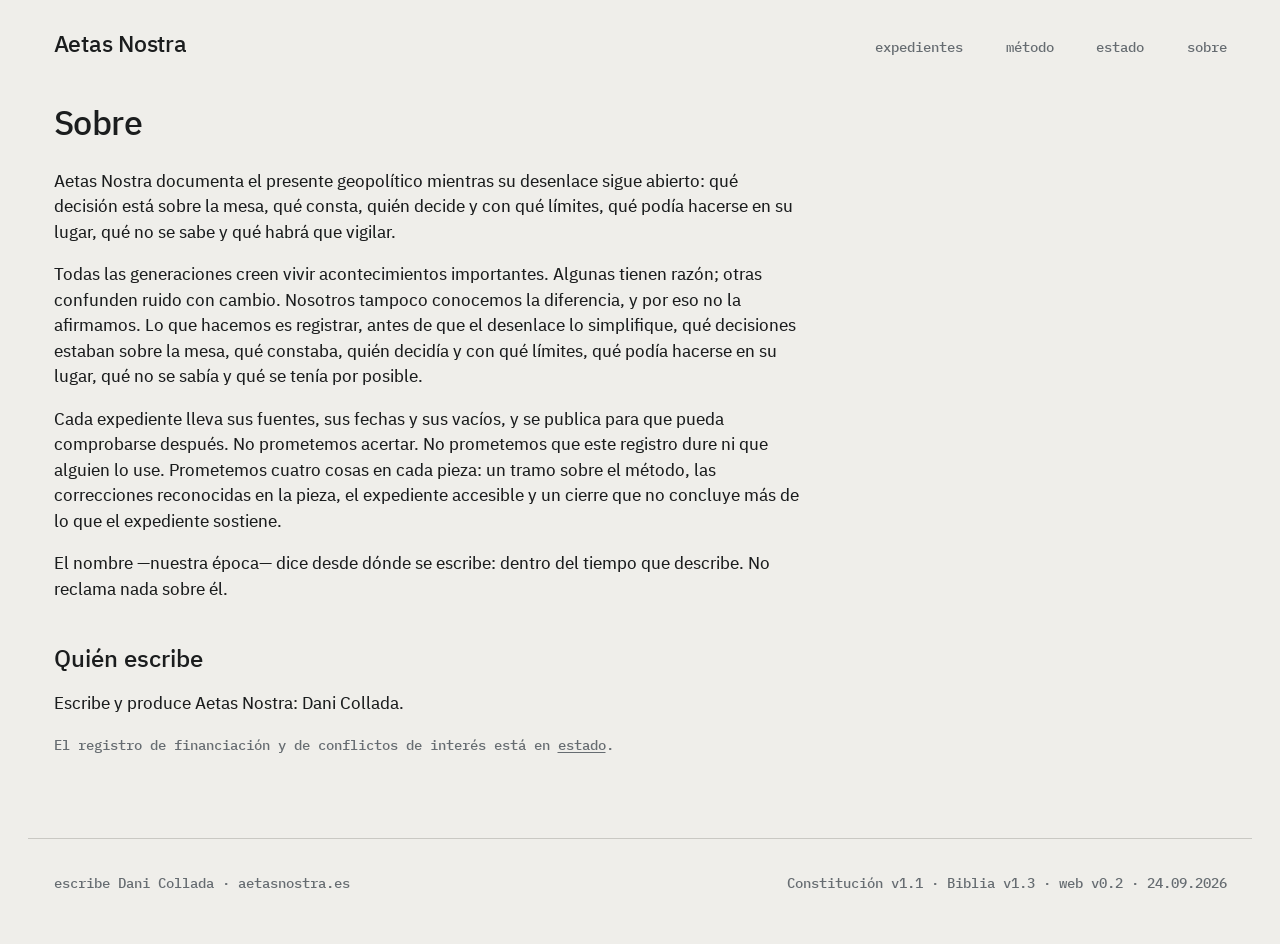
<file: sobre/index.html>
<!doctype html>
<html lang="es">
<head>
<meta charset="utf-8">
<meta name="viewport" content="width=device-width,initial-scale=1">
<title>Sobre · Aetas Nostra</title>
<meta name="description" content="Aetas Nostra documenta el presente geopolítico mientras su desenlace sigue abierto: qué decisión está sobre la mesa, qué consta, quién decide y con qué">
<link rel="canonical" href="https://aetasnostra.es/sobre/">
<meta property="og:site_name" content="Aetas Nostra">
<meta property="og:locale" content="es_ES">
<meta property="og:type" content="website">
<link rel="icon" href="/favicon.ico" sizes="16x16 32x32 48x48">
<link rel="icon" href="/favicon.svg" type="image/svg+xml">
<link rel="apple-touch-icon" href="/apple-touch-icon-180.png">
<link rel="preload" href="/assets/fonts/IBMPlexSans-Text.woff2" as="font" type="font/woff2" crossorigin>
<link rel="preload" href="/assets/fonts/IBMPlexSans-Medium.woff2" as="font" type="font/woff2" crossorigin>
<link rel="preload" href="/assets/fonts/IBMPlexMono-Medium.woff2" as="font" type="font/woff2" crossorigin>
<style>
/* aetasnostra.es · v0.1 · 19.09.2026
   Tokens: página #EFEEEA · tinta #1B1D1E · aparato #666C71 (biblia #6A7075; oscurecido 4/255 por canal el 19.09.2026 para contraste 4,58:1 sobre página) · carmín #9A4448 (solo disputa, revisión, retención)
   Tipografía: IBM Plex Sans (afirma) · IBM Plex Mono (aparato). Servidas desde el propio dominio (cap. 5, 7.1). */

@font-face{font-family:"IBM Plex Sans";font-weight:450;font-style:normal;font-display:swap;src:url(/assets/fonts/IBMPlexSans-Text.woff2) format("woff2")}
@font-face{font-family:"IBM Plex Sans";font-weight:500;font-style:normal;font-display:swap;src:url(/assets/fonts/IBMPlexSans-Medium.woff2) format("woff2")}
@font-face{font-family:"IBM Plex Mono";font-weight:500;font-style:normal;font-display:swap;src:url(/assets/fonts/IBMPlexMono-Medium.woff2) format("woff2")}

:root{
  --pagina:#EFEEEA; --tinta:#1B1D1E; --aparato:#666C71; --carmin:#9A4448; --linea:#C9C8C3;
  --sans:"IBM Plex Sans",system-ui,-apple-system,"Segoe UI",Helvetica,Arial,sans-serif;
  --mono:"IBM Plex Mono",ui-monospace,Menlo,Consolas,monospace;
  --ancho:72rem; --margen:1.5rem;
}
*{box-sizing:border-box}
html{background:var(--pagina);color:var(--tinta);font-family:var(--sans);font-weight:450;font-size:17px;line-height:1.5;-webkit-text-size-adjust:100%}
body{margin:0;background:var(--pagina)}
a{color:inherit;text-decoration:underline;text-decoration-thickness:1px;text-underline-offset:.16em}
a:hover{text-decoration-thickness:2px}
img{max-width:100%;height:auto}

.cab{max-width:var(--ancho);margin:0 auto;padding:1.5rem var(--margen) 0;display:flex;justify-content:space-between;align-items:baseline;gap:1rem;flex-wrap:wrap}
.cab .marca{font-family:var(--sans);font-weight:500;font-size:1.35rem;letter-spacing:-.005em;text-decoration:none}
.cab nav{font-family:var(--mono);font-size:.82rem;color:var(--aparato);display:flex;gap:1.25rem;flex-wrap:wrap}
.cab nav a{text-decoration:none;margin-left:1.25rem}
.cab nav a:first-child{margin-left:0}
.cab nav a:hover{text-decoration:underline}

main{max-width:var(--ancho);margin:0 auto;padding:2.5rem var(--margen) 4rem}
.pie{max-width:var(--ancho);margin:0 auto;padding:2rem var(--margen) 3rem;border-top:1px solid var(--linea);font-family:var(--mono);font-size:.8rem;color:var(--aparato);display:flex;gap:1.25rem;flex-wrap:wrap;justify-content:space-between}

h1,h2,h3,h4{font-family:var(--sans);font-weight:500;line-height:1.2;margin:0 0 .75em}
h1{font-size:2rem;letter-spacing:-.01em;max-width:44rem}
h2{font-size:1.4rem;margin-top:2.5rem}
h3{font-size:1.1rem;margin-top:2rem}
h4{font-size:1rem;margin-top:1.5rem;font-weight:500}
p{margin:0 0 1em;max-width:44rem}
ul,ol{max-width:44rem;padding-left:1.4rem}
li{margin:.3em 0}
strong{font-weight:500}
blockquote{margin:1.5em 0;padding-left:1rem;border-left:2px solid var(--linea);color:var(--tinta)}
hr{border:0;border-top:1px solid var(--linea);margin:2.5rem 0}

.ap,code,pre,table,.ident,.ficha{font-family:var(--mono)}
.ap{font-size:.85rem;color:var(--aparato)}
.ident{font-size:.85rem;color:var(--aparato)}
code{font-size:.9em;background:transparent}
pre{font-size:.85rem;line-height:1.5;overflow-x:auto;padding:1rem;border:1px solid var(--linea);background:transparent;max-width:none;white-space:pre-wrap}
table{border-collapse:collapse;font-size:.85rem;line-height:1.45;display:block;overflow-x:auto;max-width:100%;margin:1.25em 0}
th,td{text-align:left;vertical-align:top;padding:.5rem .75rem .5rem 0;border-bottom:1px solid var(--linea)}
th{font-weight:500;color:var(--aparato)}

.def{font-size:1.25rem;font-weight:450;letter-spacing:0;line-height:1.5;max-width:44rem;margin:0 0 2.5rem}
.exp{border-top:1px solid var(--linea);padding:1rem 0}
.exp a{text-decoration:none;font-weight:500}
.exp a:hover{text-decoration:underline}
.exp .ap{display:block;margin-top:.25rem}

.cabecera-exp{font-family:var(--mono);font-size:.85rem;color:var(--aparato);line-height:1.6;border:1px solid var(--linea);padding:1rem;margin:0 0 2.5rem;white-space:pre-wrap}
.citar{border:1px solid var(--linea);padding:1rem;font-family:var(--mono);font-size:.85rem;line-height:1.6;white-space:pre-wrap;margin:1.5em 0}
.estado-lin{font-family:var(--mono);font-size:.85rem;color:var(--aparato)}

.carmin{color:var(--carmin)}
.retenido,.disputada,.revisada{font-family:var(--mono);color:var(--carmin)}

.aviso{font-family:var(--mono);font-size:.85rem;color:var(--aparato);border-top:1px solid var(--linea);border-bottom:1px solid var(--linea);padding:1rem 0;margin:2rem 0}

.pieza{max-width:720px}

@media (max-width:640px){
  html{font-size:16px}
  h1{font-size:1.6rem}
  .cab{padding-top:1rem}
}
</style>
<meta name="robots" content="index,follow">
<script type="application/ld+json" id="an-marcado">
{
  "@context": "https://schema.org",
  "@graph": [
    {
      "@type": "AboutPage",
      "@id": "https://aetasnostra.es/sobre/",
      "url": "https://aetasnostra.es/sobre/",
      "name": "Sobre · Aetas Nostra",
      "inLanguage": "es",
      "isPartOf": {
        "@id": "https://aetasnostra.es/#sitio"
      },
      "mainEntity": {
        "@type": "Organization",
        "@id": "https://aetasnostra.es/#organizacion",
        "name": "Aetas Nostra",
        "url": "https://aetasnostra.es/"
      }
    },
    {
      "@type": "Person",
      "@id": "https://aetasnostra.es/sobre/#dani-collada",
      "name": "Dani Collada",
      "url": "https://aetasnostra.es/sobre/"
    }
  ]
}
</script>
</head>
<body>
<header class="cab">
  <a class="marca" href="/">Aetas Nostra</a>
  <nav>
    <a href="/expedientes/">expedientes</a>
    <a href="/metodo/">método</a>
    <a href="/estado/">estado</a>
    <a href="/sobre/">sobre</a>
  </nav>
</header>
<main>
<h1>Sobre</h1>
<p>Aetas Nostra documenta el presente geopolítico mientras su desenlace sigue abierto: qué decisión está sobre la mesa, qué consta, quién decide y con qué límites, qué podía hacerse en su lugar, qué no se sabe y qué habrá que vigilar.</p>
<p>Todas las generaciones creen vivir acontecimientos importantes. Algunas tienen razón; otras confunden ruido con cambio. Nosotros tampoco conocemos la diferencia, y por eso no la afirmamos. Lo que hacemos es registrar, antes de que el desenlace lo simplifique, qué decisiones estaban sobre la mesa, qué constaba, quién decidía y con qué límites, qué podía hacerse en su lugar, qué no se sabía y qué se tenía por posible.</p>
<p>Cada expediente lleva sus fuentes, sus fechas y sus vacíos, y se publica para que pueda comprobarse después. No prometemos acertar. No prometemos que este registro dure ni que alguien lo use. Prometemos cuatro cosas en cada pieza: un tramo sobre el método, las correcciones reconocidas en la pieza, el expediente accesible y un cierre que no concluye más de lo que el expediente sostiene.</p>
<p>El nombre —nuestra época— dice desde dónde se escribe: dentro del tiempo que describe. No reclama nada sobre él.</p>

<h2>Quién escribe</h2>
<p>Escribe y produce Aetas Nostra: Dani Collada.</p>
<!-- RETRATO DEL AUTOR · no se publica hasta que su ficha tenga autoría y fecha (R1).
<figure><img src="/assets/img/AN_retrato_autor.png" alt="Dani Collada" width="400" height="400">
<figcaption class="ap">Dani Collada · escribe Aetas Nostra · fotografía: [autoría], [fecha] · transparencia de autoría (art. 28) · no es material de expediente</figcaption></figure>
-->
<p class="ap">El registro de financiación y de conflictos de interés está en <a href="/estado/">estado</a>.</p>

</main>
<footer class="pie">
  <span>escribe Dani Collada · aetasnostra.es</span>
  <span>Constitución v1.1 · Biblia v1.3 · web v0.2 · 24.09.2026</span>
</footer>
</body>
</html>
</file>
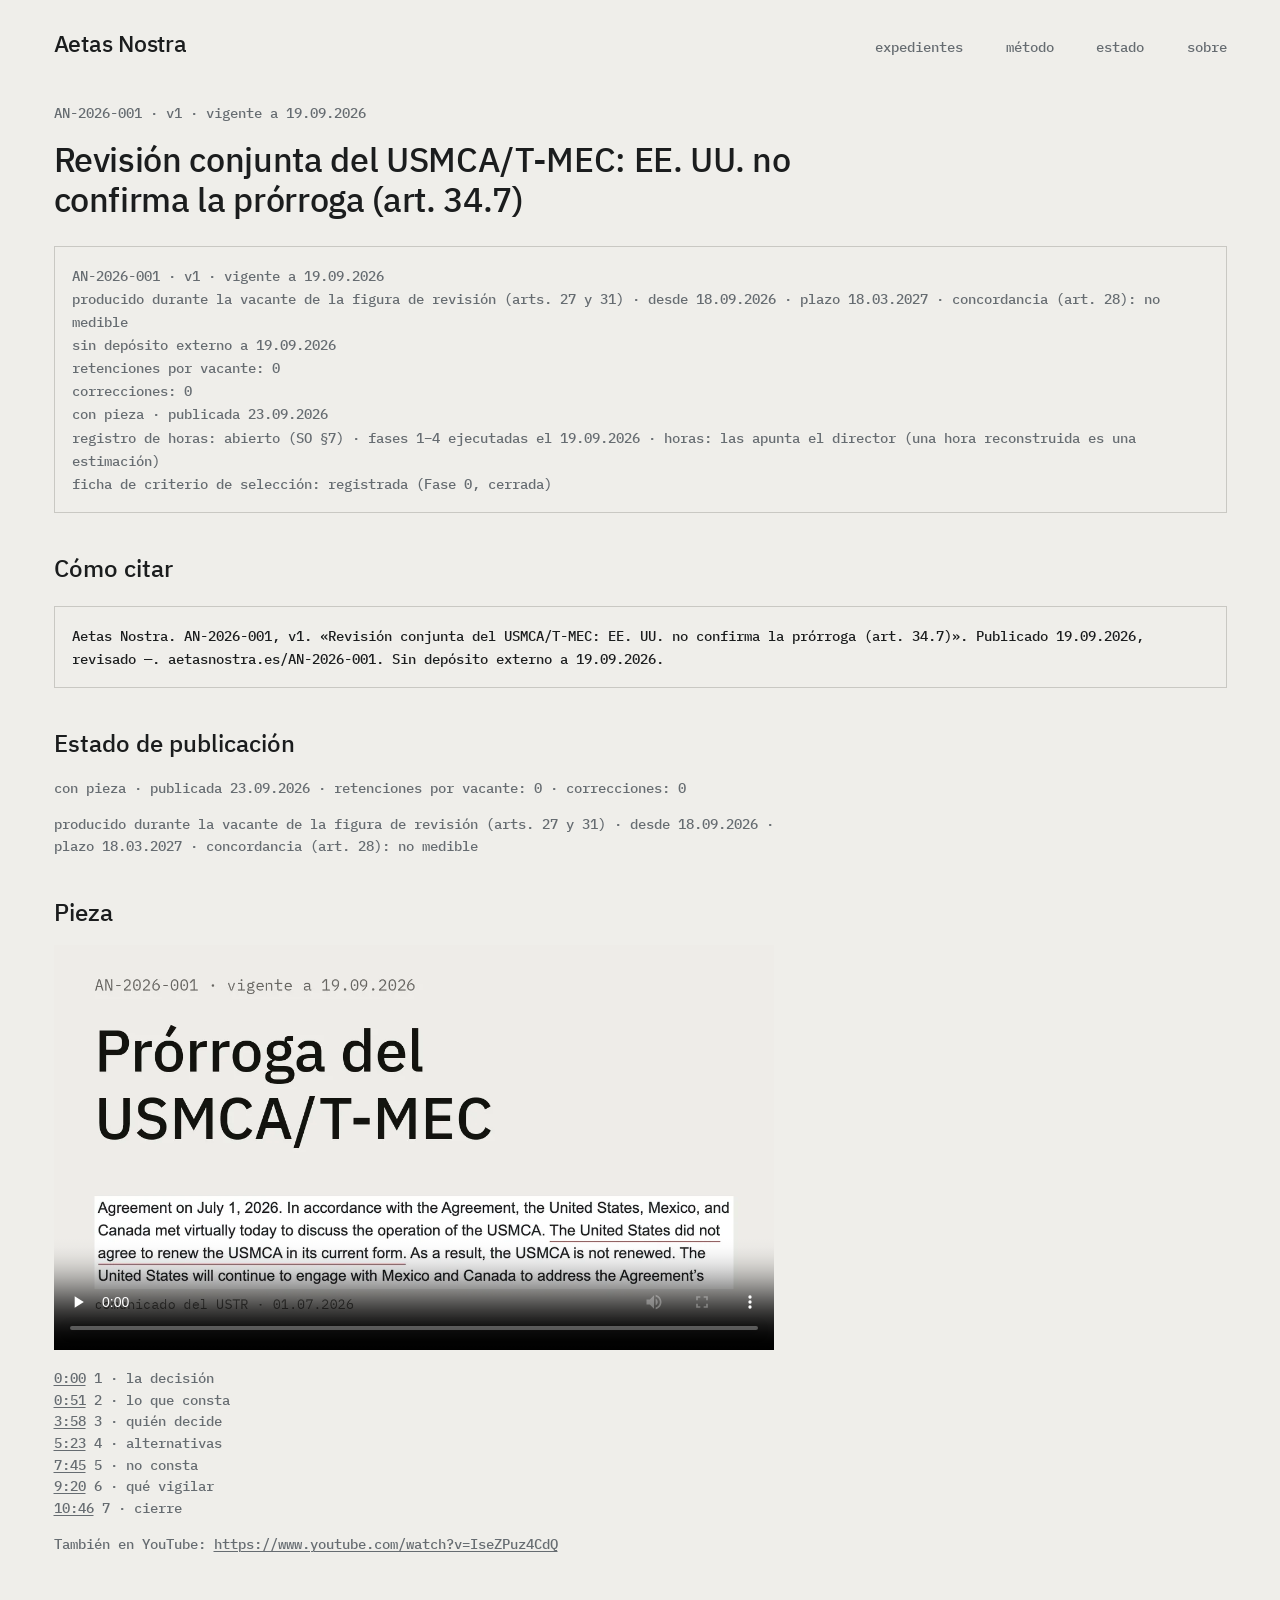
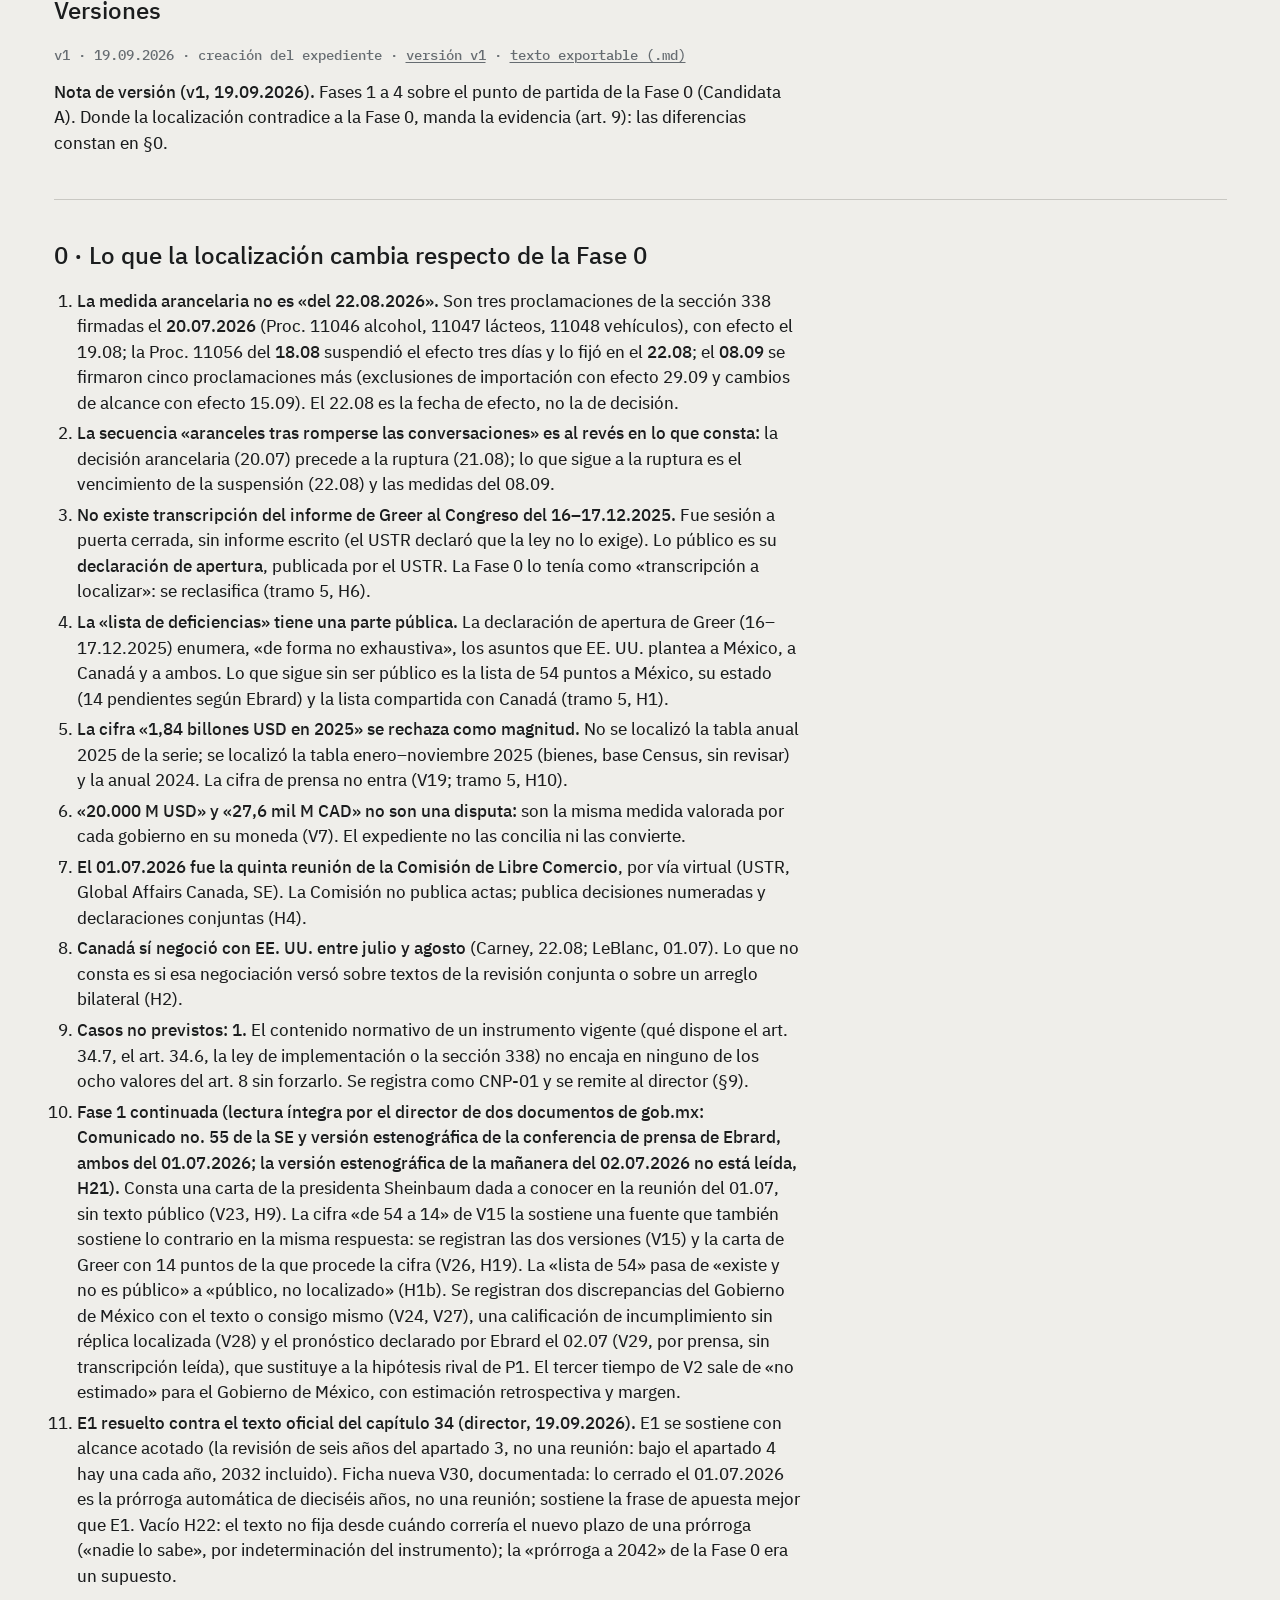
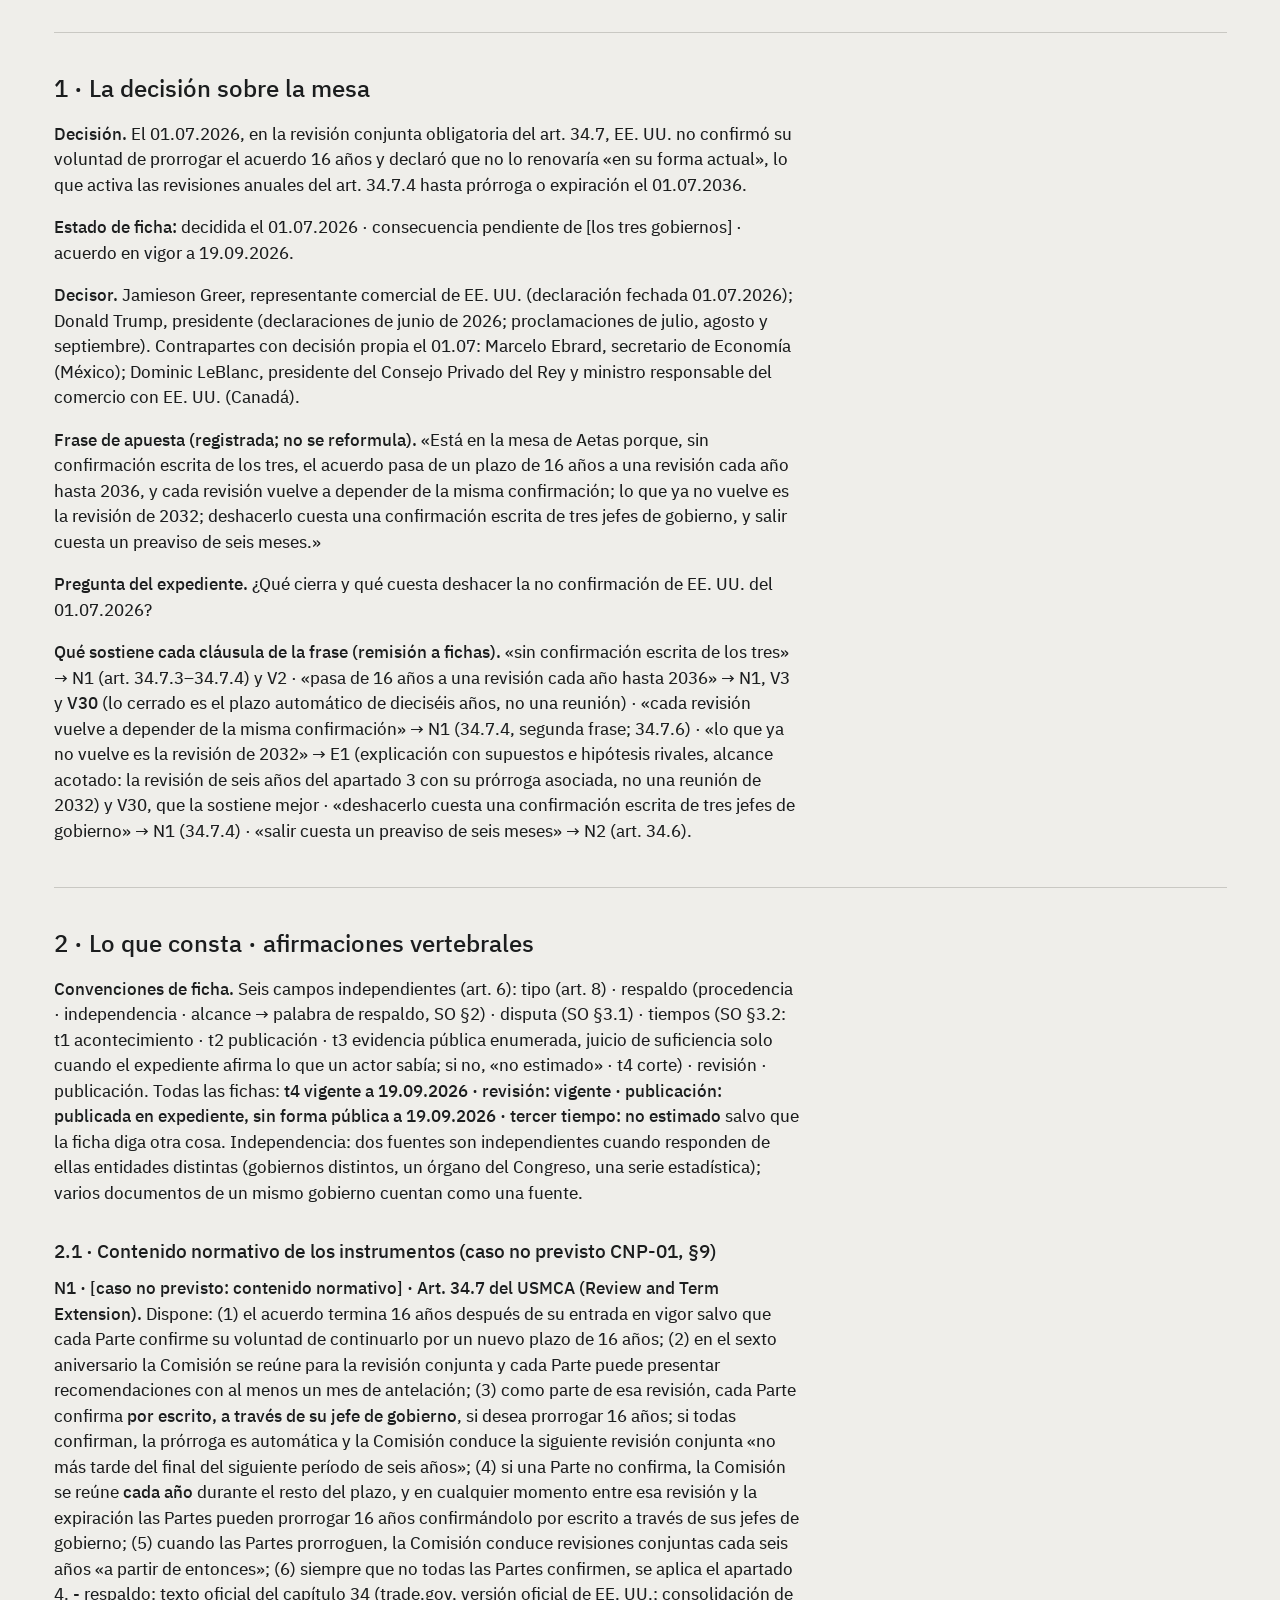
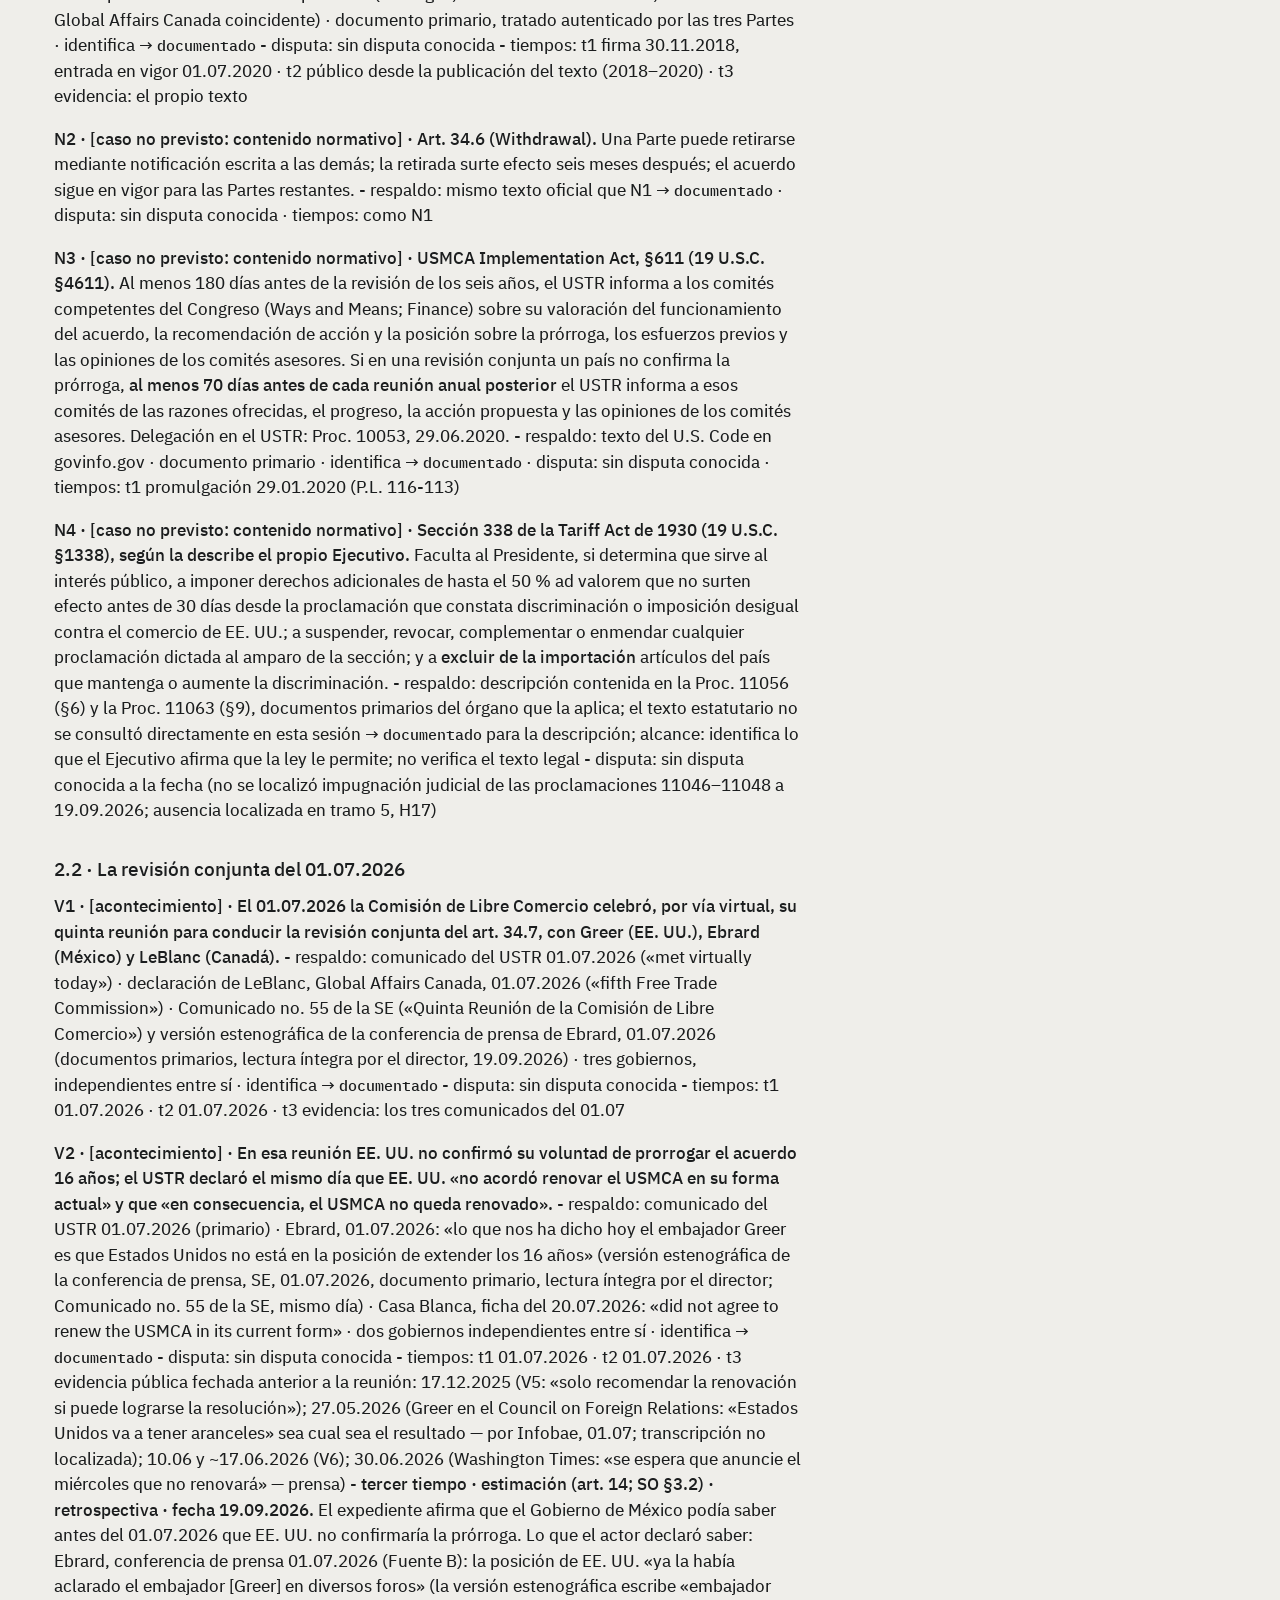
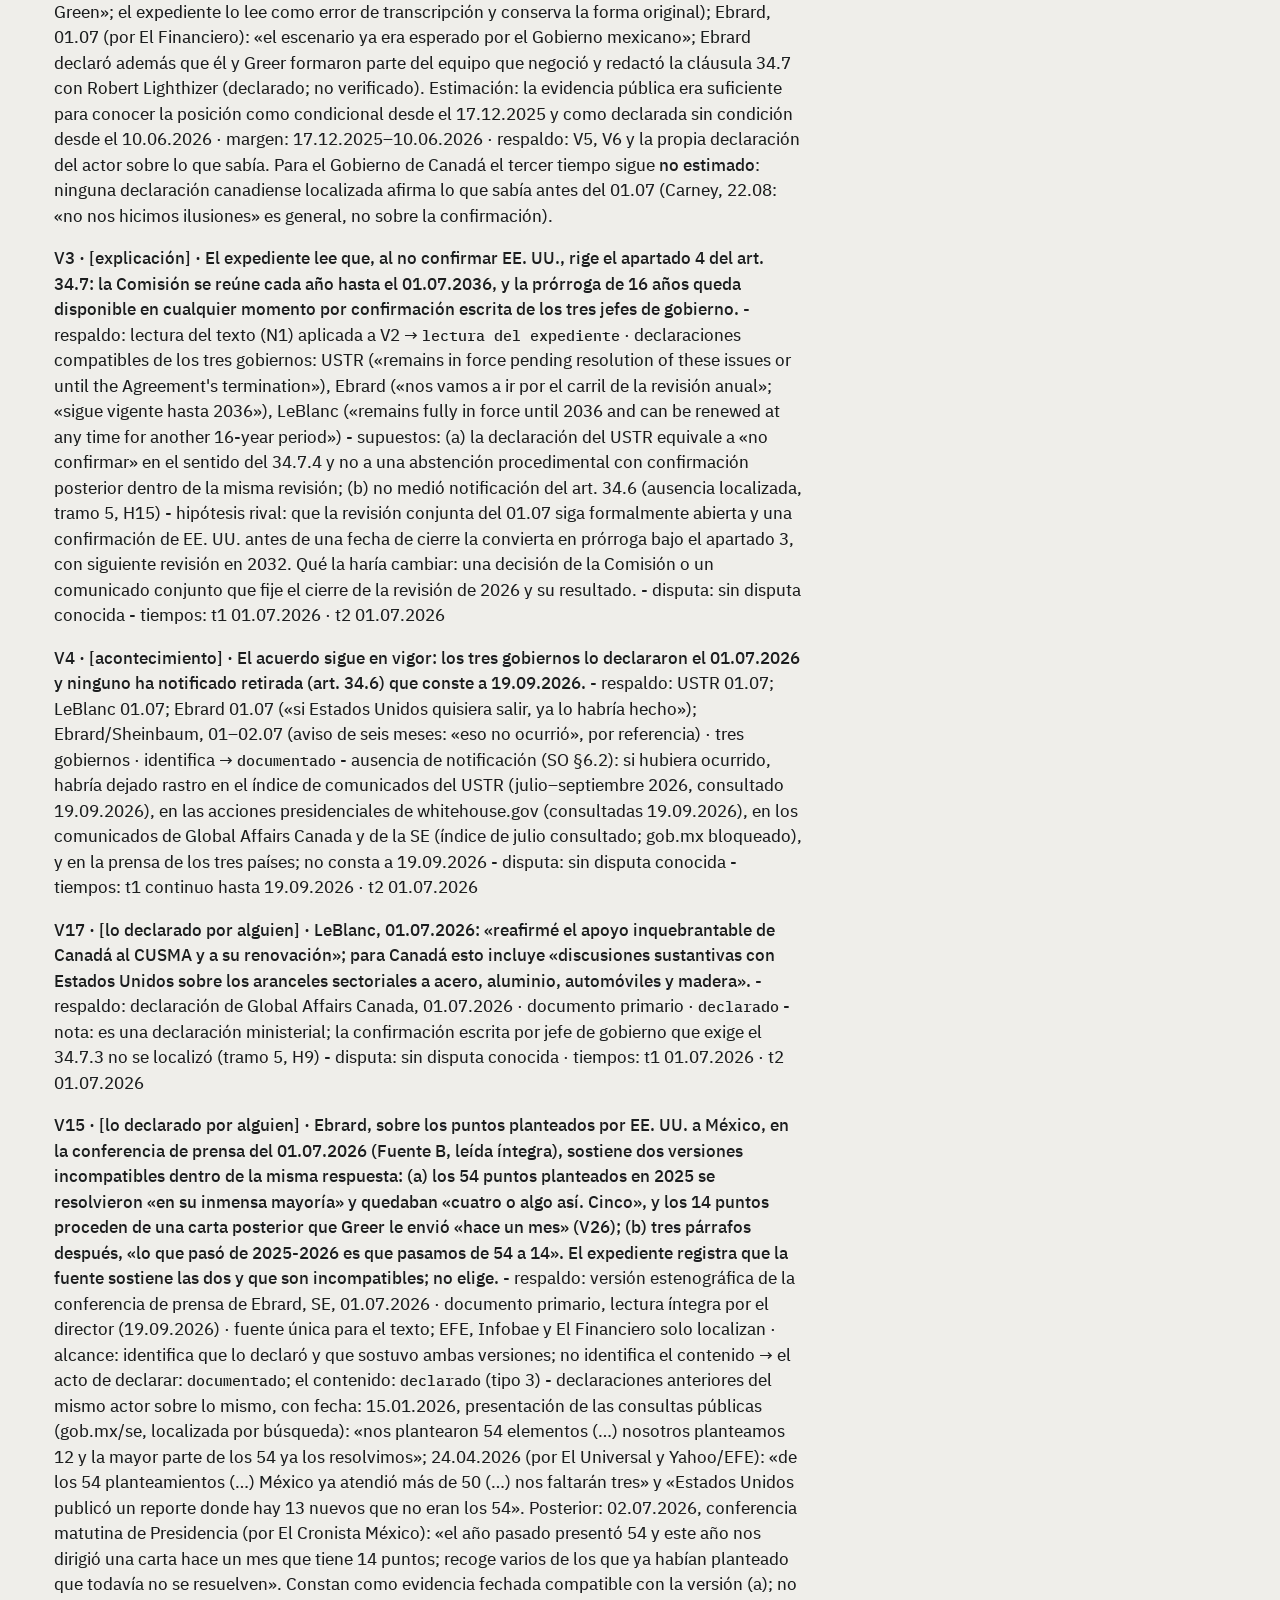
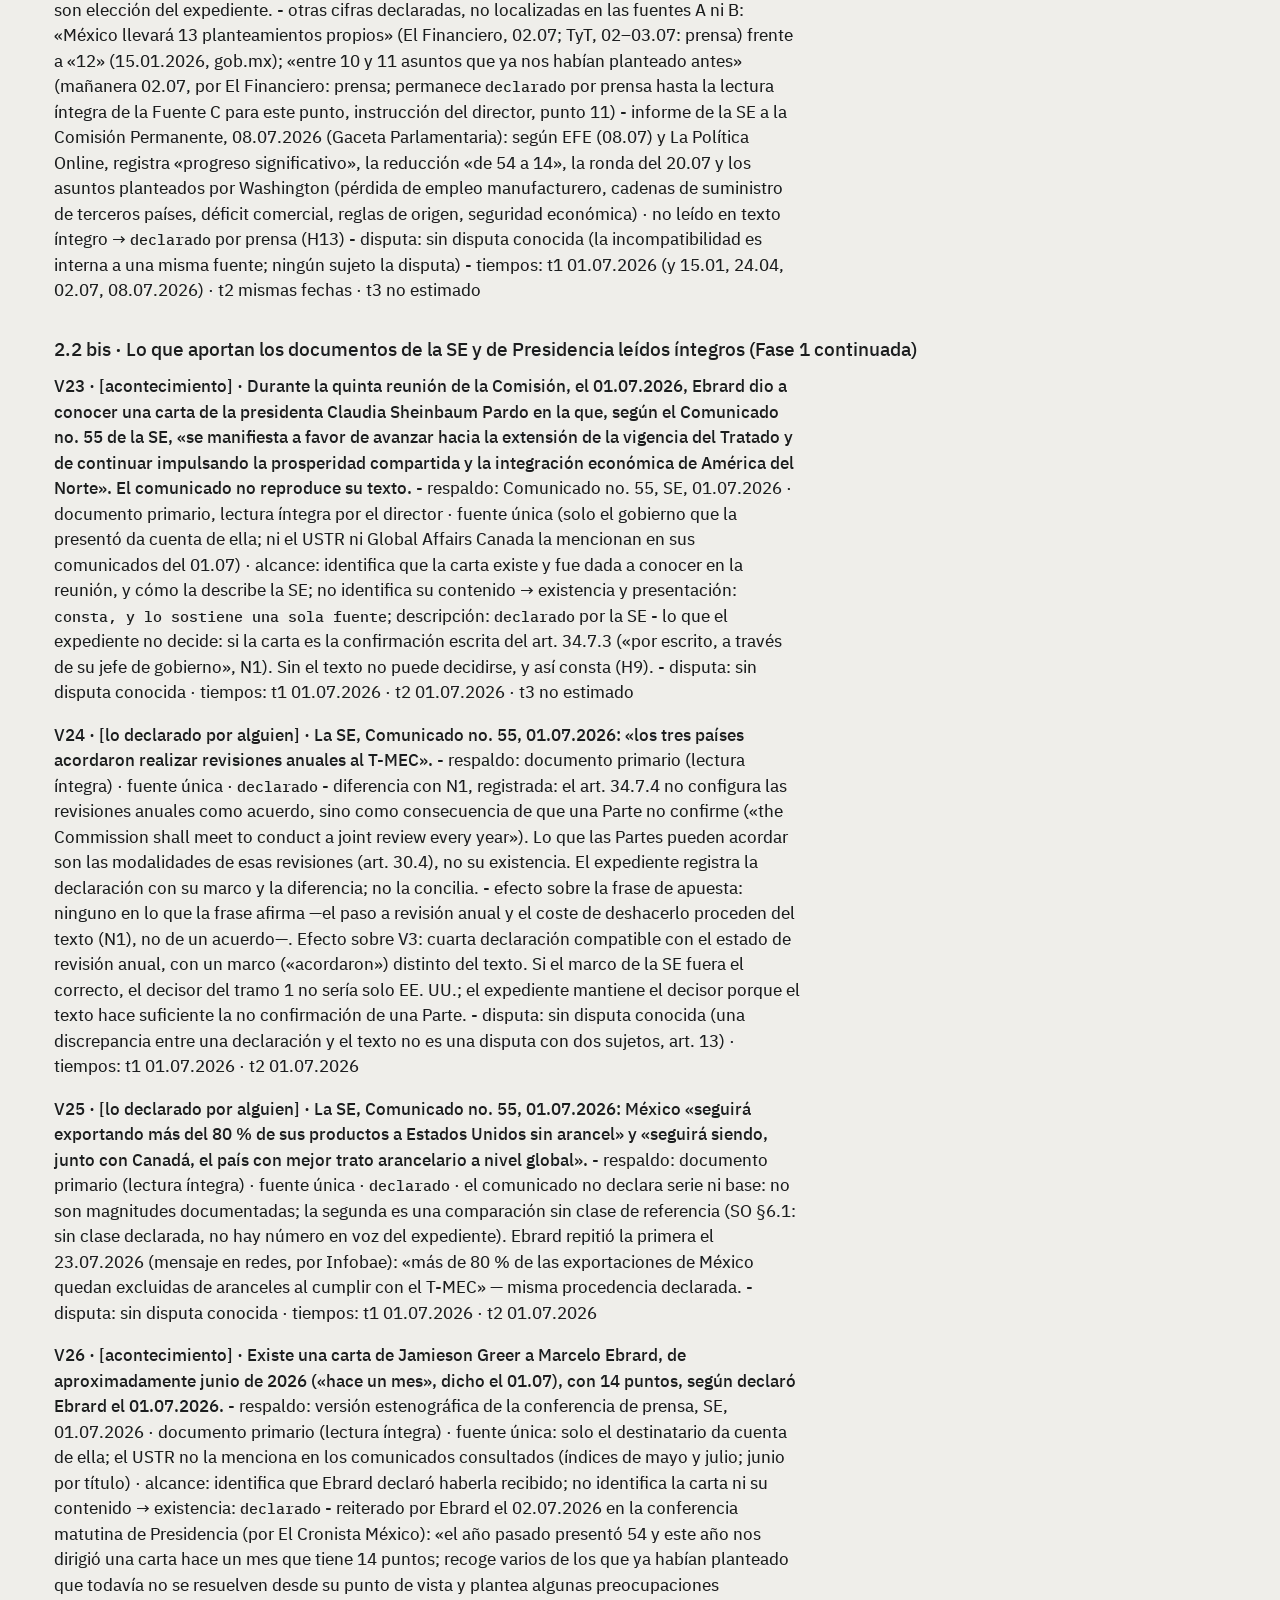
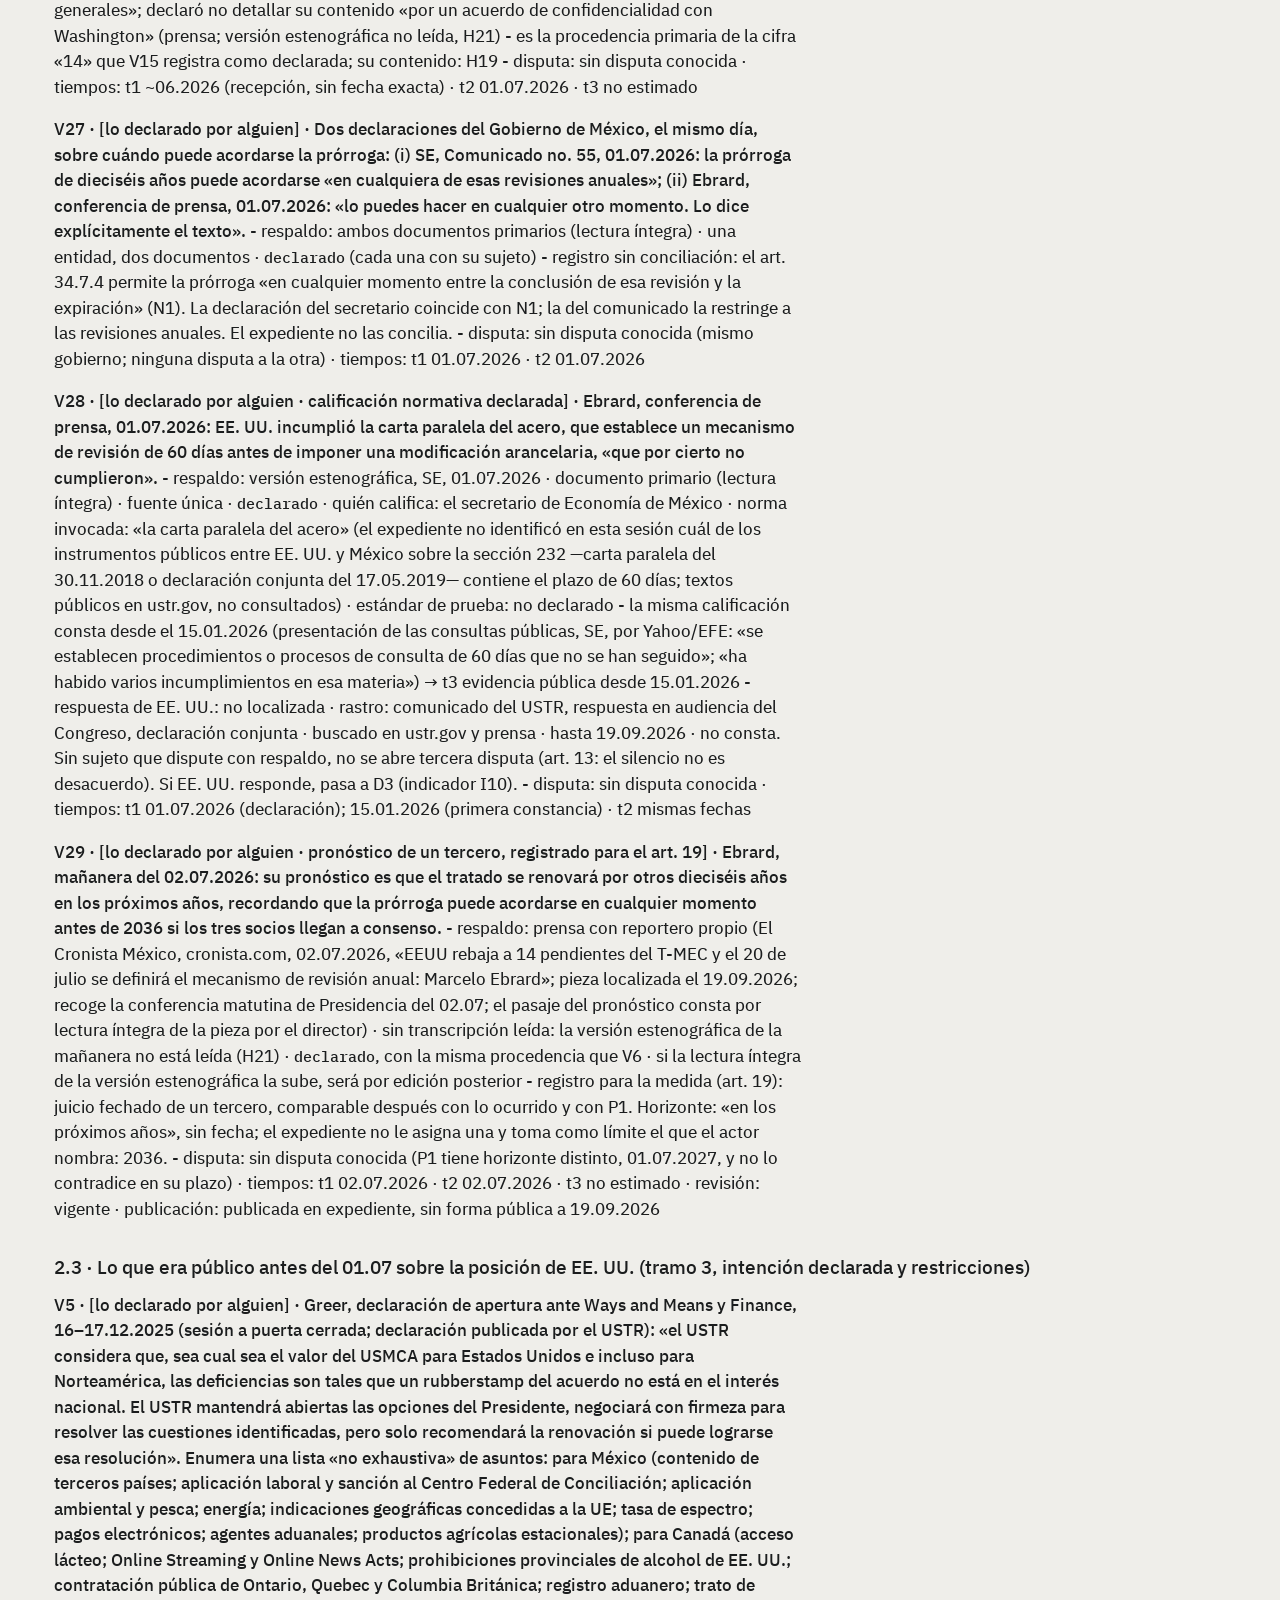
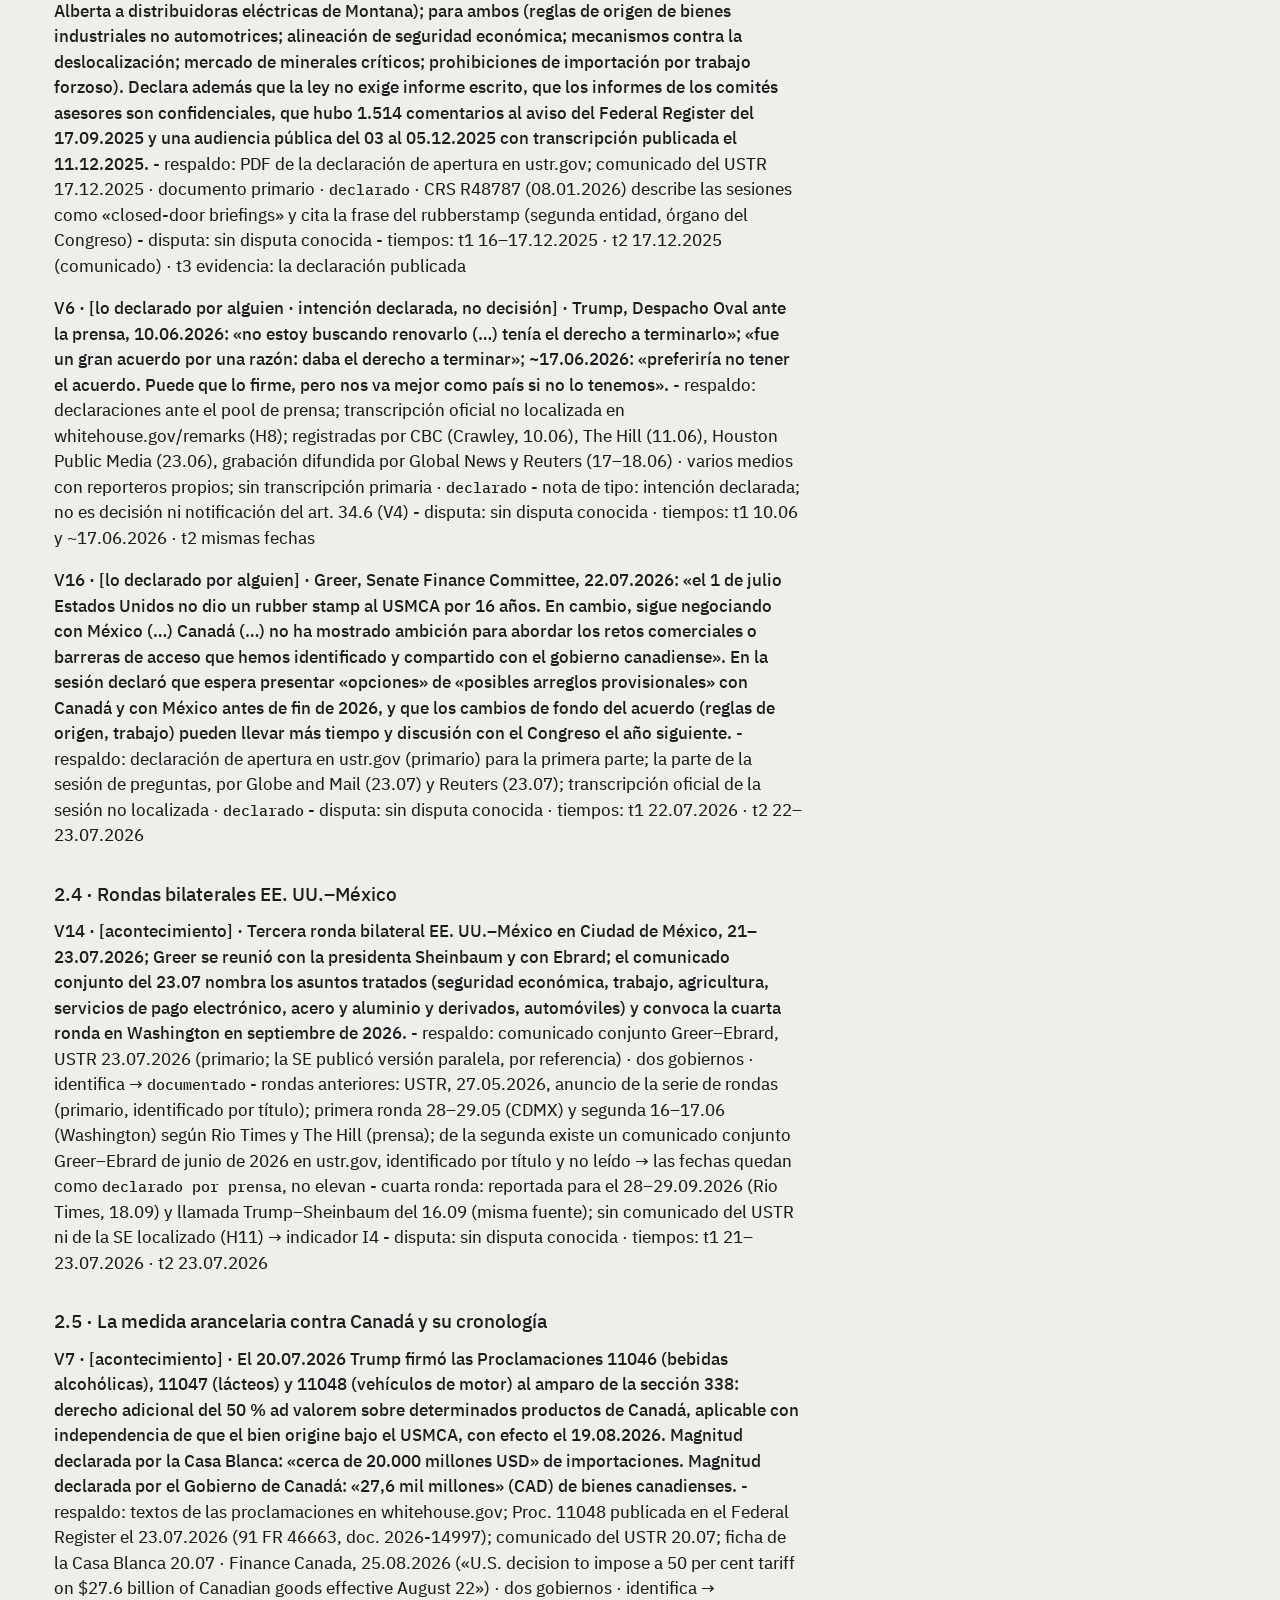
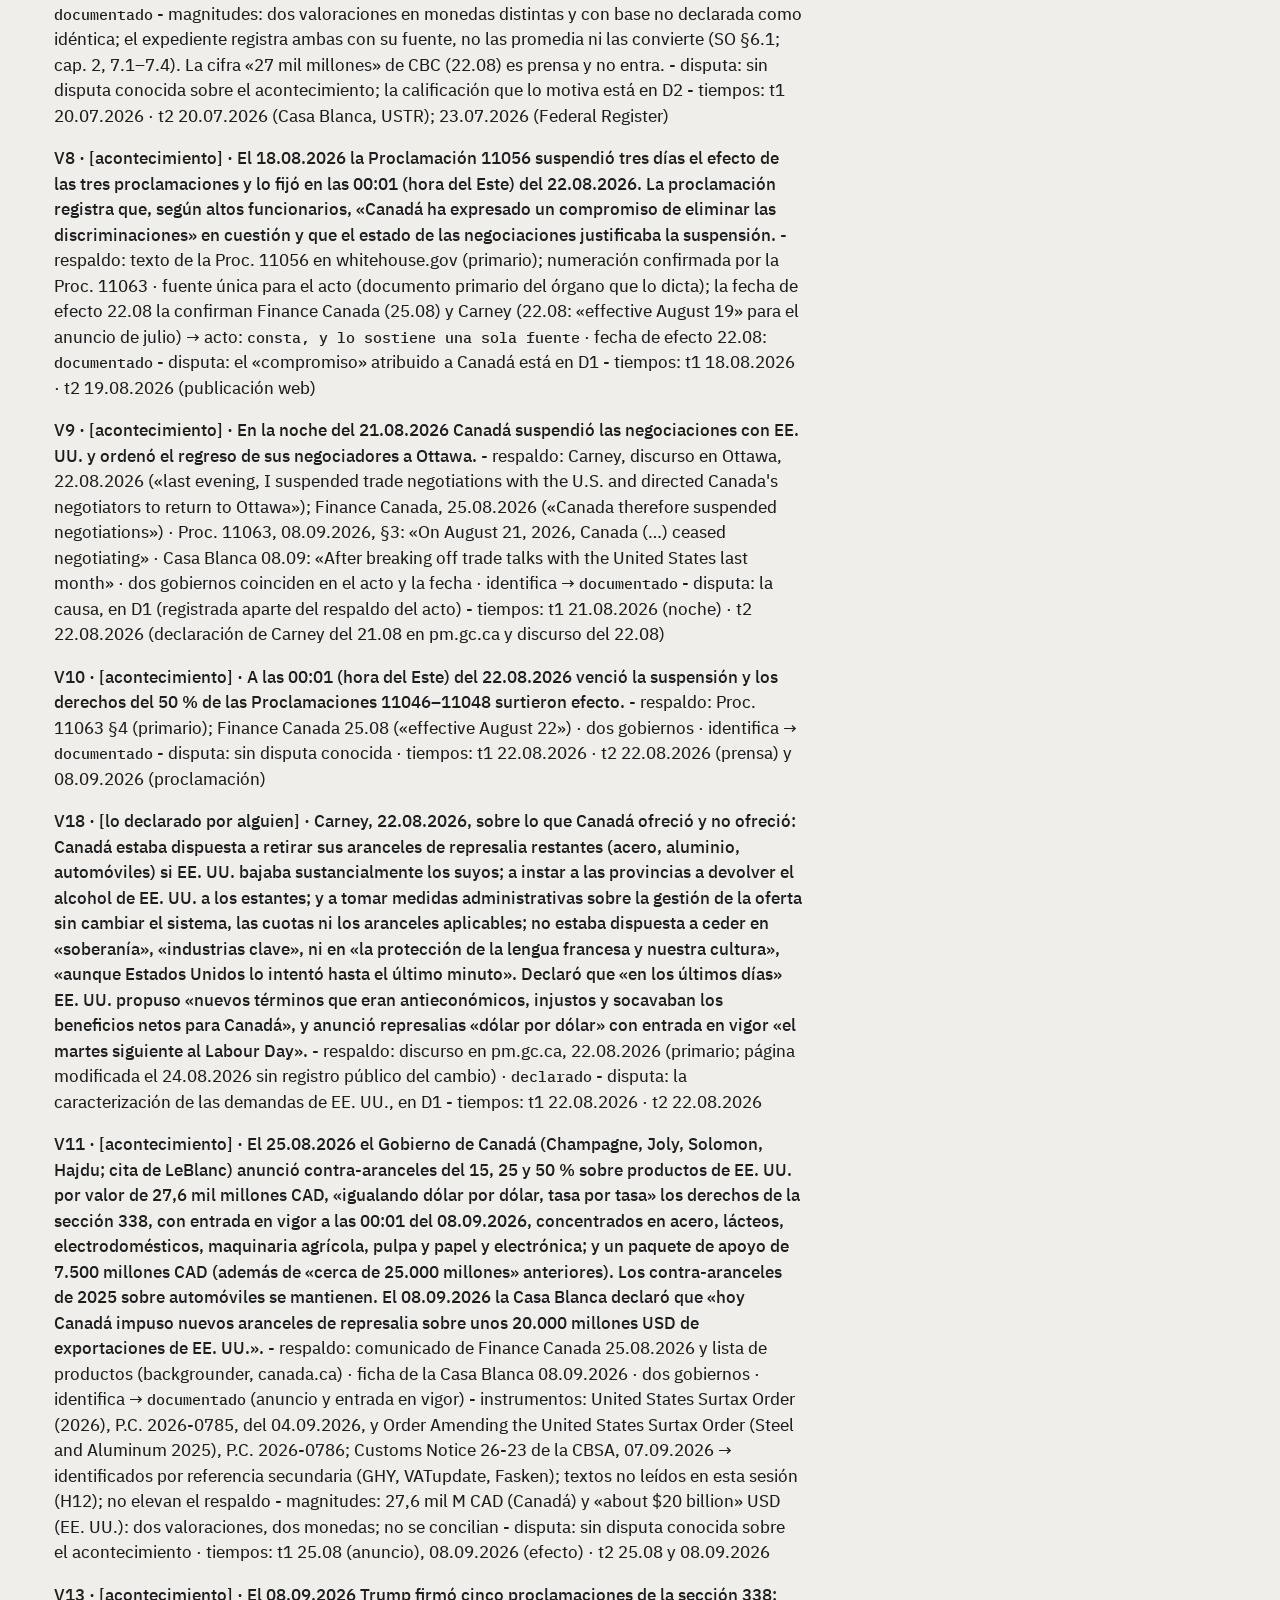
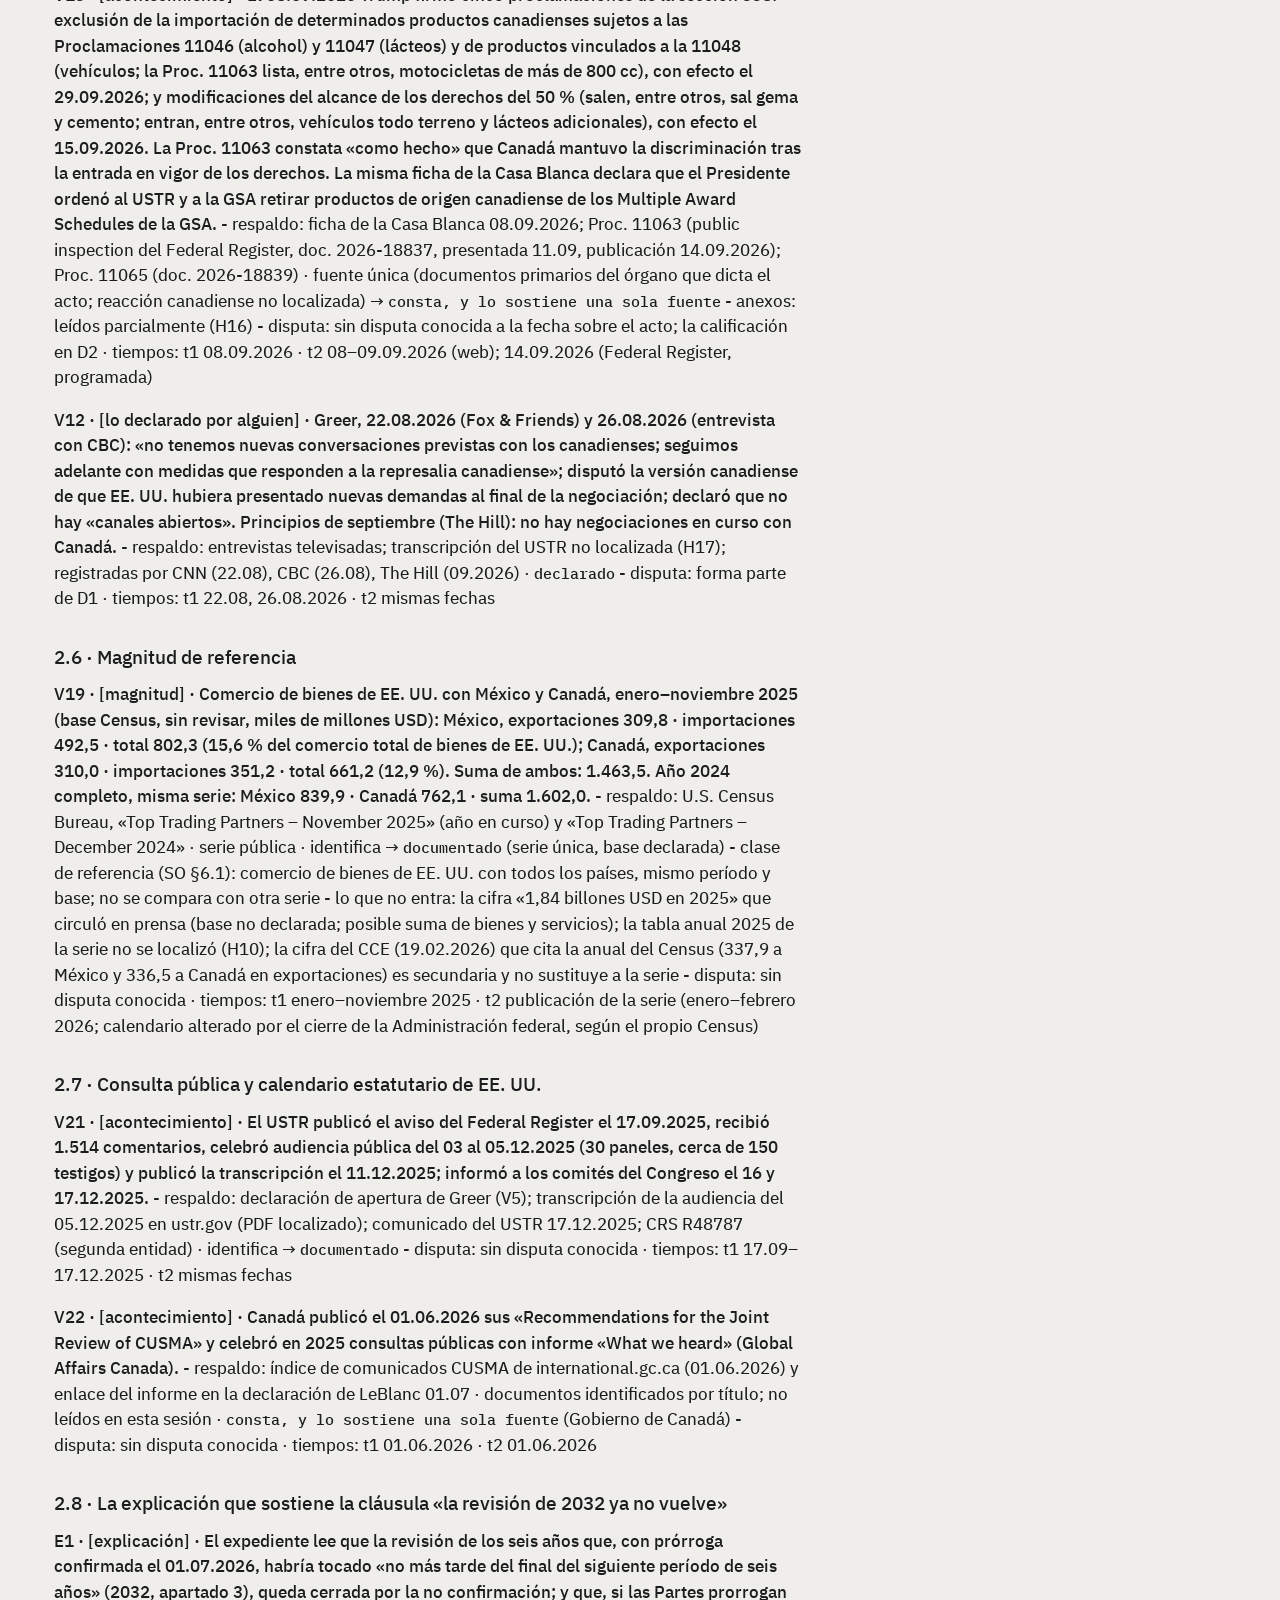
<file: AN-2026-001/v1/index.html>
<!doctype html>
<html lang="es">
<head>
<meta charset="utf-8">
<meta name="viewport" content="width=device-width,initial-scale=1">
<title>AN-2026-001 · v1 · Revisión conjunta del USMCA/T-MEC: EE. UU. no confirma la prórroga (art. 34.7) · Aetas Nostra</title>
<meta name="description" content="Revisión conjunta del USMCA/T-MEC: EE. UU. no confirma la prórroga (art. 34.7)">
<link rel="canonical" href="https://aetasnostra.es/AN-2026-001/v1/">
<meta property="og:site_name" content="Aetas Nostra">
<meta property="og:locale" content="es_ES">
<meta property="og:type" content="website">
<link rel="icon" href="/favicon.ico" sizes="16x16 32x32 48x48">
<link rel="icon" href="/favicon.svg" type="image/svg+xml">
<link rel="apple-touch-icon" href="/apple-touch-icon-180.png">
<link rel="preload" href="/assets/fonts/IBMPlexSans-Text.woff2" as="font" type="font/woff2" crossorigin>
<link rel="preload" href="/assets/fonts/IBMPlexSans-Medium.woff2" as="font" type="font/woff2" crossorigin>
<link rel="preload" href="/assets/fonts/IBMPlexMono-Medium.woff2" as="font" type="font/woff2" crossorigin>
<style>
/* aetasnostra.es · v0.1 · 19.09.2026
   Tokens: página #EFEEEA · tinta #1B1D1E · aparato #666C71 (biblia #6A7075; oscurecido 4/255 por canal el 19.09.2026 para contraste 4,58:1 sobre página) · carmín #9A4448 (solo disputa, revisión, retención)
   Tipografía: IBM Plex Sans (afirma) · IBM Plex Mono (aparato). Servidas desde el propio dominio (cap. 5, 7.1). */

@font-face{font-family:"IBM Plex Sans";font-weight:450;font-style:normal;font-display:swap;src:url(/assets/fonts/IBMPlexSans-Text.woff2) format("woff2")}
@font-face{font-family:"IBM Plex Sans";font-weight:500;font-style:normal;font-display:swap;src:url(/assets/fonts/IBMPlexSans-Medium.woff2) format("woff2")}
@font-face{font-family:"IBM Plex Mono";font-weight:500;font-style:normal;font-display:swap;src:url(/assets/fonts/IBMPlexMono-Medium.woff2) format("woff2")}

:root{
  --pagina:#EFEEEA; --tinta:#1B1D1E; --aparato:#666C71; --carmin:#9A4448; --linea:#C9C8C3;
  --sans:"IBM Plex Sans",system-ui,-apple-system,"Segoe UI",Helvetica,Arial,sans-serif;
  --mono:"IBM Plex Mono",ui-monospace,Menlo,Consolas,monospace;
  --ancho:72rem; --margen:1.5rem;
}
*{box-sizing:border-box}
html{background:var(--pagina);color:var(--tinta);font-family:var(--sans);font-weight:450;font-size:17px;line-height:1.5;-webkit-text-size-adjust:100%}
body{margin:0;background:var(--pagina)}
a{color:inherit;text-decoration:underline;text-decoration-thickness:1px;text-underline-offset:.16em}
a:hover{text-decoration-thickness:2px}
img{max-width:100%;height:auto}

.cab{max-width:var(--ancho);margin:0 auto;padding:1.5rem var(--margen) 0;display:flex;justify-content:space-between;align-items:baseline;gap:1rem;flex-wrap:wrap}
.cab .marca{font-family:var(--sans);font-weight:500;font-size:1.35rem;letter-spacing:-.005em;text-decoration:none}
.cab nav{font-family:var(--mono);font-size:.82rem;color:var(--aparato);display:flex;gap:1.25rem;flex-wrap:wrap}
.cab nav a{text-decoration:none;margin-left:1.25rem}
.cab nav a:first-child{margin-left:0}
.cab nav a:hover{text-decoration:underline}

main{max-width:var(--ancho);margin:0 auto;padding:2.5rem var(--margen) 4rem}
.pie{max-width:var(--ancho);margin:0 auto;padding:2rem var(--margen) 3rem;border-top:1px solid var(--linea);font-family:var(--mono);font-size:.8rem;color:var(--aparato);display:flex;gap:1.25rem;flex-wrap:wrap;justify-content:space-between}

h1,h2,h3,h4{font-family:var(--sans);font-weight:500;line-height:1.2;margin:0 0 .75em}
h1{font-size:2rem;letter-spacing:-.01em;max-width:44rem}
h2{font-size:1.4rem;margin-top:2.5rem}
h3{font-size:1.1rem;margin-top:2rem}
h4{font-size:1rem;margin-top:1.5rem;font-weight:500}
p{margin:0 0 1em;max-width:44rem}
ul,ol{max-width:44rem;padding-left:1.4rem}
li{margin:.3em 0}
strong{font-weight:500}
blockquote{margin:1.5em 0;padding-left:1rem;border-left:2px solid var(--linea);color:var(--tinta)}
hr{border:0;border-top:1px solid var(--linea);margin:2.5rem 0}

.ap,code,pre,table,.ident,.ficha{font-family:var(--mono)}
.ap{font-size:.85rem;color:var(--aparato)}
.ident{font-size:.85rem;color:var(--aparato)}
code{font-size:.9em;background:transparent}
pre{font-size:.85rem;line-height:1.5;overflow-x:auto;padding:1rem;border:1px solid var(--linea);background:transparent;max-width:none;white-space:pre-wrap}
table{border-collapse:collapse;font-size:.85rem;line-height:1.45;display:block;overflow-x:auto;max-width:100%;margin:1.25em 0}
th,td{text-align:left;vertical-align:top;padding:.5rem .75rem .5rem 0;border-bottom:1px solid var(--linea)}
th{font-weight:500;color:var(--aparato)}

.def{font-size:1.25rem;font-weight:450;letter-spacing:0;line-height:1.5;max-width:44rem;margin:0 0 2.5rem}
.exp{border-top:1px solid var(--linea);padding:1rem 0}
.exp a{text-decoration:none;font-weight:500}
.exp a:hover{text-decoration:underline}
.exp .ap{display:block;margin-top:.25rem}

.cabecera-exp{font-family:var(--mono);font-size:.85rem;color:var(--aparato);line-height:1.6;border:1px solid var(--linea);padding:1rem;margin:0 0 2.5rem;white-space:pre-wrap}
.citar{border:1px solid var(--linea);padding:1rem;font-family:var(--mono);font-size:.85rem;line-height:1.6;white-space:pre-wrap;margin:1.5em 0}
.estado-lin{font-family:var(--mono);font-size:.85rem;color:var(--aparato)}

.carmin{color:var(--carmin)}
.retenido,.disputada,.revisada{font-family:var(--mono);color:var(--carmin)}

.aviso{font-family:var(--mono);font-size:.85rem;color:var(--aparato);border-top:1px solid var(--linea);border-bottom:1px solid var(--linea);padding:1rem 0;margin:2rem 0}

.pieza{max-width:720px}

@media (max-width:640px){
  html{font-size:16px}
  h1{font-size:1.6rem}
  .cab{padding-top:1rem}
}
</style>
<meta name="robots" content="noindex, follow">
<script type="application/ld+json" id="an-marcado">
{
  "@context": "https://schema.org",
  "@graph": [
    {
      "@type": "WebPage",
      "@id": "https://aetasnostra.es/AN-2026-001/v1/",
      "url": "https://aetasnostra.es/AN-2026-001/v1/",
      "name": "AN-2026-001 · v1 · Revisión conjunta del USMCA/T-MEC: EE. UU. no confirma la prórroga (art. 34.7) · Aetas Nostra",
      "inLanguage": "es",
      "isPartOf": {
        "@id": "https://aetasnostra.es/#sitio"
      }
    }
  ]
}
</script>
</head>
<body>
<header class="cab">
  <a class="marca" href="/">Aetas Nostra</a>
  <nav>
    <a href="/expedientes/">expedientes</a>
    <a href="/metodo/">método</a>
    <a href="/estado/">estado</a>
    <a href="/sobre/">sobre</a>
  </nav>
</header>
<main>

<p class="ident">AN-2026-001 · v1 · vigente a 19.09.2026</p>
<h1>Revisión conjunta del USMCA/T-MEC: EE. UU. no confirma la prórroga (art. 34.7)</h1>
<div class="cabecera-exp">AN-2026-001 · v1 · vigente a 19.09.2026
producido durante la vacante de la figura de revisión (arts. 27 y 31) · desde 18.09.2026 · plazo 18.03.2027 · concordancia (art. 28): no medible
sin depósito externo a 19.09.2026
retenciones por vacante: 0
correcciones: 0
con pieza · publicada 23.09.2026
registro de horas: abierto (SO §7) · fases 1–4 ejecutadas el 19.09.2026 · horas: las apunta el director (una hora reconstruida es una estimación)
ficha de criterio de selección: registrada (Fase 0, cerrada)</div>

<h2>Cómo citar</h2>
<div class="citar">Aetas Nostra. AN-2026-001, v1. «Revisión conjunta del USMCA/T-MEC: EE. UU. no confirma la prórroga (art. 34.7)». Publicado 19.09.2026, revisado —. aetasnostra.es/AN-2026-001. Sin depósito externo a 19.09.2026.</div>

<h2>Estado de publicación</h2>
<p class="estado-lin">con pieza · publicada 23.09.2026 · retenciones por vacante: 0 · correcciones: 0</p>
<p class="estado-lin">producido durante la vacante de la figura de revisión (arts. 27 y 31) · desde 18.09.2026 · plazo 18.03.2027 · concordancia (art. 28): no medible</p>

<h2>Pieza</h2>
<div class="pieza">
<video id="pieza" controls preload="none" poster="/AN-2026-001/AN-2026-001_v1_miniatura.webp" src="/AN-2026-001/AN-2026-001_v1_pieza.mp4" width="1280" height="720" style="display:block;width:100%;height:auto;margin:0 0 1rem"></video>
<p class="ap"><a href="/AN-2026-001/AN-2026-001_v1_pieza.mp4#t=0" data-t="0">0:00</a> 1 · la decisión<br>
<a href="/AN-2026-001/AN-2026-001_v1_pieza.mp4#t=51" data-t="51">0:51</a> 2 · lo que consta<br>
<a href="/AN-2026-001/AN-2026-001_v1_pieza.mp4#t=238" data-t="238">3:58</a> 3 · quién decide<br>
<a href="/AN-2026-001/AN-2026-001_v1_pieza.mp4#t=323" data-t="323">5:23</a> 4 · alternativas<br>
<a href="/AN-2026-001/AN-2026-001_v1_pieza.mp4#t=465" data-t="465">7:45</a> 5 · no consta<br>
<a href="/AN-2026-001/AN-2026-001_v1_pieza.mp4#t=560" data-t="560">9:20</a> 6 · qué vigilar<br>
<a href="/AN-2026-001/AN-2026-001_v1_pieza.mp4#t=646" data-t="646">10:46</a> 7 · cierre</p>
<script>(function(){var v=document.getElementById('pieza');if(!v)return;function ir(t){if(v.readyState>0){v.currentTime=t;}else{v.addEventListener('loadedmetadata',function h(){v.removeEventListener('loadedmetadata',h);v.currentTime=t;});}var p=v.play();if(p&&p.catch)p.catch(function(){});v.scrollIntoView({block:'nearest'});}[].forEach.call(document.querySelectorAll('a[data-t]'),function(a){a.addEventListener('click',function(e){e.preventDefault();ir(+a.getAttribute('data-t'));});});})();</script>
<p class="ap">También en YouTube: <a href="https://www.youtube.com/watch?v=IseZPuz4CdQ">https://www.youtube.com/watch?v=IseZPuz4CdQ</a></p>
</div>

<h2>Versiones</h2>
<p class="ap">v1 · 19.09.2026 · creación del expediente · <a href="/AN-2026-001/v1/">versión v1</a> · <a href="/AN-2026-001/AN-2026-001_v1_expediente.md">texto exportable (.md)</a></p>

<p><strong>Nota de versión (v1, 19.09.2026).</strong> Fases 1 a 4 sobre el punto de partida de la Fase 0 (Candidata A). Donde la localización contradice a la Fase 0, manda la evidencia (art. 9): las diferencias constan en §0.</p>
<hr>
<h2>0 · Lo que la localización cambia respecto de la Fase 0</h2>
<ol>
<li><strong>La medida arancelaria no es «del 22.08.2026».</strong> Son tres proclamaciones de la sección 338 firmadas el <strong>20.07.2026</strong> (Proc. 11046 alcohol, 11047 lácteos, 11048 vehículos), con efecto el 19.08; la Proc. 11056 del <strong>18.08</strong> suspendió el efecto tres días y lo fijó en el <strong>22.08</strong>; el <strong>08.09</strong> se firmaron cinco proclamaciones más (exclusiones de importación con efecto 29.09 y cambios de alcance con efecto 15.09). El 22.08 es la fecha de efecto, no la de decisión.</li>
<li><strong>La secuencia «aranceles tras romperse las conversaciones» es al revés en lo que consta:</strong> la decisión arancelaria (20.07) precede a la ruptura (21.08); lo que sigue a la ruptura es el vencimiento de la suspensión (22.08) y las medidas del 08.09.</li>
<li><strong>No existe transcripción del informe de Greer al Congreso del 16–17.12.2025.</strong> Fue sesión a puerta cerrada, sin informe escrito (el USTR declaró que la ley no lo exige). Lo público es su <strong>declaración de apertura</strong>, publicada por el USTR. La Fase 0 lo tenía como «transcripción a localizar»: se reclasifica (tramo 5, H6).</li>
<li><strong>La «lista de deficiencias» tiene una parte pública.</strong> La declaración de apertura de Greer (16–17.12.2025) enumera, «de forma no exhaustiva», los asuntos que EE. UU. plantea a México, a Canadá y a ambos. Lo que sigue sin ser público es la lista de 54 puntos a México, su estado (14 pendientes según Ebrard) y la lista compartida con Canadá (tramo 5, H1).</li>
<li><strong>La cifra «1,84 billones USD en 2025» se rechaza como magnitud.</strong> No se localizó la tabla anual 2025 de la serie; se localizó la tabla enero–noviembre 2025 (bienes, base Census, sin revisar) y la anual 2024. La cifra de prensa no entra (V19; tramo 5, H10).</li>
<li><strong>«20.000 M USD» y «27,6 mil M CAD» no son una disputa:</strong> son la misma medida valorada por cada gobierno en su moneda (V7). El expediente no las concilia ni las convierte.</li>
<li><strong>El 01.07.2026 fue la quinta reunión de la Comisión de Libre Comercio</strong>, por vía virtual (USTR, Global Affairs Canada, SE). La Comisión no publica actas; publica decisiones numeradas y declaraciones conjuntas (H4).</li>
<li><strong>Canadá sí negoció con EE. UU. entre julio y agosto</strong> (Carney, 22.08; LeBlanc, 01.07). Lo que no consta es si esa negociación versó sobre textos de la revisión conjunta o sobre un arreglo bilateral (H2).</li>
<li><strong>Casos no previstos: 1.</strong> El contenido normativo de un instrumento vigente (qué dispone el art. 34.7, el art. 34.6, la ley de implementación o la sección 338) no encaja en ninguno de los ocho valores del art. 8 sin forzarlo. Se registra como CNP-01 y se remite al director (§9).</li>
<li><strong>Fase 1 continuada (lectura íntegra por el director de dos documentos de gob.mx: Comunicado no. 55 de la SE y versión estenográfica de la conferencia de prensa de Ebrard, ambos del 01.07.2026; la versión estenográfica de la mañanera del 02.07.2026 no está leída, H21).</strong> Consta una carta de la presidenta Sheinbaum dada a conocer en la reunión del 01.07, sin texto público (V23, H9). La cifra «de 54 a 14» de V15 la sostiene una fuente que también sostiene lo contrario en la misma respuesta: se registran las dos versiones (V15) y la carta de Greer con 14 puntos de la que procede la cifra (V26, H19). La «lista de 54» pasa de «existe y no es público» a «público, no localizado» (H1b). Se registran dos discrepancias del Gobierno de México con el texto o consigo mismo (V24, V27), una calificación de incumplimiento sin réplica localizada (V28) y el pronóstico declarado por Ebrard el 02.07 (V29, por prensa, sin transcripción leída), que sustituye a la hipótesis rival de P1. El tercer tiempo de V2 sale de «no estimado» para el Gobierno de México, con estimación retrospectiva y margen.</li>
<li><strong>E1 resuelto contra el texto oficial del capítulo 34 (director, 19.09.2026).</strong> E1 se sostiene con alcance acotado (la revisión de seis años del apartado 3, no una reunión: bajo el apartado 4 hay una cada año, 2032 incluido). Ficha nueva V30, documentada: lo cerrado el 01.07.2026 es la prórroga automática de dieciséis años, no una reunión; sostiene la frase de apuesta mejor que E1. Vacío H22: el texto no fija desde cuándo correría el nuevo plazo de una prórroga («nadie lo sabe», por indeterminación del instrumento); la «prórroga a 2042» de la Fase 0 era un supuesto.</li>
</ol>
<hr>
<h2>1 · La decisión sobre la mesa</h2>
<p><strong>Decisión.</strong> El 01.07.2026, en la revisión conjunta obligatoria del art. 34.7, EE. UU. no confirmó su voluntad de prorrogar el acuerdo 16 años y declaró que no lo renovaría «en su forma actual», lo que activa las revisiones anuales del art. 34.7.4 hasta prórroga o expiración el 01.07.2036.</p>
<p><strong>Estado de ficha:</strong> decidida el 01.07.2026 · consecuencia pendiente de [los tres gobiernos] · acuerdo en vigor a 19.09.2026.</p>
<p><strong>Decisor.</strong> Jamieson Greer, representante comercial de EE. UU. (declaración fechada 01.07.2026); Donald Trump, presidente (declaraciones de junio de 2026; proclamaciones de julio, agosto y septiembre). Contrapartes con decisión propia el 01.07: Marcelo Ebrard, secretario de Economía (México); Dominic LeBlanc, presidente del Consejo Privado del Rey y ministro responsable del comercio con EE. UU. (Canadá).</p>
<p><strong>Frase de apuesta (registrada; no se reformula).</strong> «Está en la mesa de Aetas porque, sin confirmación escrita de los tres, el acuerdo pasa de un plazo de 16 años a una revisión cada año hasta 2036, y cada revisión vuelve a depender de la misma confirmación; lo que ya no vuelve es la revisión de 2032; deshacerlo cuesta una confirmación escrita de tres jefes de gobierno, y salir cuesta un preaviso de seis meses.»</p>
<p><strong>Pregunta del expediente.</strong> ¿Qué cierra y qué cuesta deshacer la no confirmación de EE. UU. del 01.07.2026?</p>
<p><strong>Qué sostiene cada cláusula de la frase (remisión a fichas).</strong> «sin confirmación escrita de los tres» → N1 (art. 34.7.3–34.7.4) y V2 · «pasa de 16 años a una revisión cada año hasta 2036» → N1, V3 y <strong>V30</strong> (lo cerrado es el plazo automático de dieciséis años, no una reunión) · «cada revisión vuelve a depender de la misma confirmación» → N1 (34.7.4, segunda frase; 34.7.6) · «lo que ya no vuelve es la revisión de 2032» → E1 (explicación con supuestos e hipótesis rivales, alcance acotado: la revisión de seis años del apartado 3 con su prórroga asociada, no una reunión de 2032) y V30, que la sostiene mejor · «deshacerlo cuesta una confirmación escrita de tres jefes de gobierno» → N1 (34.7.4) · «salir cuesta un preaviso de seis meses» → N2 (art. 34.6).</p>
<hr>
<h2>2 · Lo que consta · afirmaciones vertebrales</h2>
<p><strong>Convenciones de ficha.</strong> Seis campos independientes (art. 6): tipo (art. 8) · respaldo (procedencia · independencia · alcance → palabra de respaldo, SO §2) · disputa (SO §3.1) · tiempos (SO §3.2: t1 acontecimiento · t2 publicación · t3 evidencia pública enumerada, juicio de suficiencia solo cuando el expediente afirma lo que un actor sabía; si no, «no estimado» · t4 corte) · revisión · publicación. Todas las fichas: <strong>t4 vigente a 19.09.2026 · revisión: vigente · publicación: publicada en expediente, sin forma pública a 19.09.2026 · tercer tiempo: no estimado</strong> salvo que la ficha diga otra cosa. Independencia: dos fuentes son independientes cuando responden de ellas entidades distintas (gobiernos distintos, un órgano del Congreso, una serie estadística); varios documentos de un mismo gobierno cuentan como una fuente.</p>
<h3>2.1 · Contenido normativo de los instrumentos (caso no previsto CNP-01, §9)</h3>
<p><strong>N1 · [caso no previsto: contenido normativo] · Art. 34.7 del USMCA (Review and Term Extension).</strong>
Dispone: (1) el acuerdo termina 16 años después de su entrada en vigor salvo que cada Parte confirme su voluntad de continuarlo por un nuevo plazo de 16 años; (2) en el sexto aniversario la Comisión se reúne para la revisión conjunta y cada Parte puede presentar recomendaciones con al menos un mes de antelación; (3) como parte de esa revisión, cada Parte confirma <strong>por escrito, a través de su jefe de gobierno</strong>, si desea prorrogar 16 años; si todas confirman, la prórroga es automática y la Comisión conduce la siguiente revisión conjunta «no más tarde del final del siguiente período de seis años»; (4) si una Parte no confirma, la Comisión se reúne <strong>cada año</strong> durante el resto del plazo, y en cualquier momento entre esa revisión y la expiración las Partes pueden prorrogar 16 años confirmándolo por escrito a través de sus jefes de gobierno; (5) cuando las Partes prorroguen, la Comisión conduce revisiones conjuntas cada seis años «a partir de entonces»; (6) siempre que no todas las Partes confirmen, se aplica el apartado 4.
- respaldo: texto oficial del capítulo 34 (trade.gov, versión oficial de EE. UU.; consolidación de Global Affairs Canada coincidente) · documento primario, tratado autenticado por las tres Partes · identifica → <code>documentado</code>
- disputa: sin disputa conocida
- tiempos: t1 firma 30.11.2018, entrada en vigor 01.07.2020 · t2 público desde la publicación del texto (2018–2020) · t3 evidencia: el propio texto</p>
<p><strong>N2 · [caso no previsto: contenido normativo] · Art. 34.6 (Withdrawal).</strong> Una Parte puede retirarse mediante notificación escrita a las demás; la retirada surte efecto seis meses después; el acuerdo sigue en vigor para las Partes restantes.
- respaldo: mismo texto oficial que N1 → <code>documentado</code> · disputa: sin disputa conocida · tiempos: como N1</p>
<p><strong>N3 · [caso no previsto: contenido normativo] · USMCA Implementation Act, §611 (19 U.S.C. §4611).</strong> Al menos 180 días antes de la revisión de los seis años, el USTR informa a los comités competentes del Congreso (Ways and Means; Finance) sobre su valoración del funcionamiento del acuerdo, la recomendación de acción y la posición sobre la prórroga, los esfuerzos previos y las opiniones de los comités asesores. Si en una revisión conjunta un país no confirma la prórroga, <strong>al menos 70 días antes de cada reunión anual posterior</strong> el USTR informa a esos comités de las razones ofrecidas, el progreso, la acción propuesta y las opiniones de los comités asesores. Delegación en el USTR: Proc. 10053, 29.06.2020.
- respaldo: texto del U.S. Code en govinfo.gov · documento primario · identifica → <code>documentado</code> · disputa: sin disputa conocida · tiempos: t1 promulgación 29.01.2020 (P.L. 116-113)</p>
<p><strong>N4 · [caso no previsto: contenido normativo] · Sección 338 de la Tariff Act de 1930 (19 U.S.C. §1338), según la describe el propio Ejecutivo.</strong> Faculta al Presidente, si determina que sirve al interés público, a imponer derechos adicionales de hasta el 50 % ad valorem que no surten efecto antes de 30 días desde la proclamación que constata discriminación o imposición desigual contra el comercio de EE. UU.; a suspender, revocar, complementar o enmendar cualquier proclamación dictada al amparo de la sección; y a <strong>excluir de la importación</strong> artículos del país que mantenga o aumente la discriminación.
- respaldo: descripción contenida en la Proc. 11056 (§6) y la Proc. 11063 (§9), documentos primarios del órgano que la aplica; el texto estatutario no se consultó directamente en esta sesión → <code>documentado</code> para la descripción; alcance: identifica lo que el Ejecutivo afirma que la ley le permite; no verifica el texto legal
- disputa: sin disputa conocida a la fecha (no se localizó impugnación judicial de las proclamaciones 11046–11048 a 19.09.2026; ausencia localizada en tramo 5, H17)</p>
<h3>2.2 · La revisión conjunta del 01.07.2026</h3>
<p><strong>V1 · [acontecimiento] · El 01.07.2026 la Comisión de Libre Comercio celebró, por vía virtual, su quinta reunión para conducir la revisión conjunta del art. 34.7, con Greer (EE. UU.), Ebrard (México) y LeBlanc (Canadá).</strong>
- respaldo: comunicado del USTR 01.07.2026 («met virtually today») · declaración de LeBlanc, Global Affairs Canada, 01.07.2026 («fifth Free Trade Commission») · Comunicado no. 55 de la SE («Quinta Reunión de la Comisión de Libre Comercio») y versión estenográfica de la conferencia de prensa de Ebrard, 01.07.2026 (documentos primarios, lectura íntegra por el director, 19.09.2026) · tres gobiernos, independientes entre sí · identifica → <code>documentado</code>
- disputa: sin disputa conocida
- tiempos: t1 01.07.2026 · t2 01.07.2026 · t3 evidencia: los tres comunicados del 01.07</p>
<p><strong>V2 · [acontecimiento] · En esa reunión EE. UU. no confirmó su voluntad de prorrogar el acuerdo 16 años; el USTR declaró el mismo día que EE. UU. «no acordó renovar el USMCA en su forma actual» y que «en consecuencia, el USMCA no queda renovado».</strong>
- respaldo: comunicado del USTR 01.07.2026 (primario) · Ebrard, 01.07.2026: «lo que nos ha dicho hoy el embajador Greer es que Estados Unidos no está en la posición de extender los 16 años» (versión estenográfica de la conferencia de prensa, SE, 01.07.2026, documento primario, lectura íntegra por el director; Comunicado no. 55 de la SE, mismo día) · Casa Blanca, ficha del 20.07.2026: «did not agree to renew the USMCA in its current form» · dos gobiernos independientes entre sí · identifica → <code>documentado</code>
- disputa: sin disputa conocida
- tiempos: t1 01.07.2026 · t2 01.07.2026 · t3 evidencia pública fechada anterior a la reunión: 17.12.2025 (V5: «solo recomendar la renovación si puede lograrse la resolución»); 27.05.2026 (Greer en el Council on Foreign Relations: «Estados Unidos va a tener aranceles» sea cual sea el resultado — por Infobae, 01.07; transcripción no localizada); 10.06 y ~17.06.2026 (V6); 30.06.2026 (Washington Times: «se espera que anuncie el miércoles que no renovará» — prensa)
- <strong>tercer tiempo · estimación (art. 14; SO §3.2) · retrospectiva · fecha 19.09.2026.</strong> El expediente afirma que el Gobierno de México podía saber antes del 01.07.2026 que EE. UU. no confirmaría la prórroga. Lo que el actor declaró saber: Ebrard, conferencia de prensa 01.07.2026 (Fuente B): la posición de EE. UU. «ya la había aclarado el embajador [Greer] en diversos foros» (la versión estenográfica escribe «embajador Green»; el expediente lo lee como error de transcripción y conserva la forma original); Ebrard, 01.07 (por El Financiero): «el escenario ya era esperado por el Gobierno mexicano»; Ebrard declaró además que él y Greer formaron parte del equipo que negoció y redactó la cláusula 34.7 con Robert Lighthizer (declarado; no verificado). Estimación: la evidencia pública era suficiente para conocer la posición como condicional desde el 17.12.2025 y como declarada sin condición desde el 10.06.2026 · margen: 17.12.2025–10.06.2026 · respaldo: V5, V6 y la propia declaración del actor sobre lo que sabía. Para el Gobierno de Canadá el tercer tiempo sigue <strong>no estimado</strong>: ninguna declaración canadiense localizada afirma lo que sabía antes del 01.07 (Carney, 22.08: «no nos hicimos ilusiones» es general, no sobre la confirmación).</p>
<p><strong>V3 · [explicación] · El expediente lee que, al no confirmar EE. UU., rige el apartado 4 del art. 34.7: la Comisión se reúne cada año hasta el 01.07.2036, y la prórroga de 16 años queda disponible en cualquier momento por confirmación escrita de los tres jefes de gobierno.</strong>
- respaldo: lectura del texto (N1) aplicada a V2 → <code>lectura del expediente</code> · declaraciones compatibles de los tres gobiernos: USTR («remains in force pending resolution of these issues or until the Agreement's termination»), Ebrard («nos vamos a ir por el carril de la revisión anual»; «sigue vigente hasta 2036»), LeBlanc («remains fully in force until 2036 and can be renewed at any time for another 16-year period»)
- supuestos: (a) la declaración del USTR equivale a «no confirmar» en el sentido del 34.7.4 y no a una abstención procedimental con confirmación posterior dentro de la misma revisión; (b) no medió notificación del art. 34.6 (ausencia localizada, tramo 5, H15)
- hipótesis rival: que la revisión conjunta del 01.07 siga formalmente abierta y una confirmación de EE. UU. antes de una fecha de cierre la convierta en prórroga bajo el apartado 3, con siguiente revisión en 2032. Qué la haría cambiar: una decisión de la Comisión o un comunicado conjunto que fije el cierre de la revisión de 2026 y su resultado.
- disputa: sin disputa conocida
- tiempos: t1 01.07.2026 · t2 01.07.2026</p>
<p><strong>V4 · [acontecimiento] · El acuerdo sigue en vigor: los tres gobiernos lo declararon el 01.07.2026 y ninguno ha notificado retirada (art. 34.6) que conste a 19.09.2026.</strong>
- respaldo: USTR 01.07; LeBlanc 01.07; Ebrard 01.07 («si Estados Unidos quisiera salir, ya lo habría hecho»); Ebrard/Sheinbaum, 01–02.07 (aviso de seis meses: «eso no ocurrió», por referencia) · tres gobiernos · identifica → <code>documentado</code>
- ausencia de notificación (SO §6.2): si hubiera ocurrido, habría dejado rastro en el índice de comunicados del USTR (julio–septiembre 2026, consultado 19.09.2026), en las acciones presidenciales de whitehouse.gov (consultadas 19.09.2026), en los comunicados de Global Affairs Canada y de la SE (índice de julio consultado; gob.mx bloqueado), y en la prensa de los tres países; no consta a 19.09.2026
- disputa: sin disputa conocida
- tiempos: t1 continuo hasta 19.09.2026 · t2 01.07.2026</p>
<p><strong>V17 · [lo declarado por alguien] · LeBlanc, 01.07.2026: «reafirmé el apoyo inquebrantable de Canadá al CUSMA y a su renovación»; para Canadá esto incluye «discusiones sustantivas con Estados Unidos sobre los aranceles sectoriales a acero, aluminio, automóviles y madera».</strong>
- respaldo: declaración de Global Affairs Canada, 01.07.2026 · documento primario · <code>declarado</code>
- nota: es una declaración ministerial; la confirmación escrita por jefe de gobierno que exige el 34.7.3 no se localizó (tramo 5, H9)
- disputa: sin disputa conocida · tiempos: t1 01.07.2026 · t2 01.07.2026</p>
<p><strong>V15 · [lo declarado por alguien] · Ebrard, sobre los puntos planteados por EE. UU. a México, en la conferencia de prensa del 01.07.2026 (Fuente B, leída íntegra), sostiene dos versiones incompatibles dentro de la misma respuesta: (a) los 54 puntos planteados en 2025 se resolvieron «en su inmensa mayoría» y quedaban «cuatro o algo así. Cinco», y los 14 puntos proceden de una carta posterior que Greer le envió «hace un mes» (V26); (b) tres párrafos después, «lo que pasó de 2025-2026 es que pasamos de 54 a 14». El expediente registra que la fuente sostiene las dos y que son incompatibles; no elige.</strong>
- respaldo: versión estenográfica de la conferencia de prensa de Ebrard, SE, 01.07.2026 · documento primario, lectura íntegra por el director (19.09.2026) · fuente única para el texto; EFE, Infobae y El Financiero solo localizan · alcance: identifica que lo declaró y que sostuvo ambas versiones; no identifica el contenido → el acto de declarar: <code>documentado</code>; el contenido: <code>declarado</code> (tipo 3)
- declaraciones anteriores del mismo actor sobre lo mismo, con fecha: 15.01.2026, presentación de las consultas públicas (gob.mx/se, localizada por búsqueda): «nos plantearon 54 elementos (…) nosotros planteamos 12 y la mayor parte de los 54 ya los resolvimos»; 24.04.2026 (por El Universal y Yahoo/EFE): «de los 54 planteamientos (…) México ya atendió más de 50 (…) nos faltarán tres» y «Estados Unidos publicó un reporte donde hay 13 nuevos que no eran los 54». Posterior: 02.07.2026, conferencia matutina de Presidencia (por El Cronista México): «el año pasado presentó 54 y este año nos dirigió una carta hace un mes que tiene 14 puntos; recoge varios de los que ya habían planteado que todavía no se resuelven». Constan como evidencia fechada compatible con la versión (a); no son elección del expediente.
- otras cifras declaradas, no localizadas en las fuentes A ni B: «México llevará 13 planteamientos propios» (El Financiero, 02.07; TyT, 02–03.07: prensa) frente a «12» (15.01.2026, gob.mx); «entre 10 y 11 asuntos que ya nos habían planteado antes» (mañanera 02.07, por El Financiero: prensa; permanece <code>declarado</code> por prensa hasta la lectura íntegra de la Fuente C para este punto, instrucción del director, punto 11)
- informe de la SE a la Comisión Permanente, 08.07.2026 (Gaceta Parlamentaria): según EFE (08.07) y La Política Online, registra «progreso significativo», la reducción «de 54 a 14», la ronda del 20.07 y los asuntos planteados por Washington (pérdida de empleo manufacturero, cadenas de suministro de terceros países, déficit comercial, reglas de origen, seguridad económica) · no leído en texto íntegro → <code>declarado</code> por prensa (H13)
- disputa: sin disputa conocida (la incompatibilidad es interna a una misma fuente; ningún sujeto la disputa)
- tiempos: t1 01.07.2026 (y 15.01, 24.04, 02.07, 08.07.2026) · t2 mismas fechas · t3 no estimado</p>
<h3>2.2 bis · Lo que aportan los documentos de la SE y de Presidencia leídos íntegros (Fase 1 continuada)</h3>
<p><strong>V23 · [acontecimiento] · Durante la quinta reunión de la Comisión, el 01.07.2026, Ebrard dio a conocer una carta de la presidenta Claudia Sheinbaum Pardo en la que, según el Comunicado no. 55 de la SE, «se manifiesta a favor de avanzar hacia la extensión de la vigencia del Tratado y de continuar impulsando la prosperidad compartida y la integración económica de América del Norte». El comunicado no reproduce su texto.</strong>
- respaldo: Comunicado no. 55, SE, 01.07.2026 · documento primario, lectura íntegra por el director · fuente única (solo el gobierno que la presentó da cuenta de ella; ni el USTR ni Global Affairs Canada la mencionan en sus comunicados del 01.07) · alcance: identifica que la carta existe y fue dada a conocer en la reunión, y cómo la describe la SE; no identifica su contenido → existencia y presentación: <code>consta, y lo sostiene una sola fuente</code>; descripción: <code>declarado</code> por la SE
- lo que el expediente no decide: si la carta es la confirmación escrita del art. 34.7.3 («por escrito, a través de su jefe de gobierno», N1). Sin el texto no puede decidirse, y así consta (H9).
- disputa: sin disputa conocida · tiempos: t1 01.07.2026 · t2 01.07.2026 · t3 no estimado</p>
<p><strong>V24 · [lo declarado por alguien] · La SE, Comunicado no. 55, 01.07.2026: «los tres países acordaron realizar revisiones anuales al T-MEC».</strong>
- respaldo: documento primario (lectura íntegra) · fuente única · <code>declarado</code>
- diferencia con N1, registrada: el art. 34.7.4 no configura las revisiones anuales como acuerdo, sino como consecuencia de que una Parte no confirme («the Commission shall meet to conduct a joint review every year»). Lo que las Partes pueden acordar son las modalidades de esas revisiones (art. 30.4), no su existencia. El expediente registra la declaración con su marco y la diferencia; no la concilia.
- efecto sobre la frase de apuesta: ninguno en lo que la frase afirma —el paso a revisión anual y el coste de deshacerlo proceden del texto (N1), no de un acuerdo—. Efecto sobre V3: cuarta declaración compatible con el estado de revisión anual, con un marco («acordaron») distinto del texto. Si el marco de la SE fuera el correcto, el decisor del tramo 1 no sería solo EE. UU.; el expediente mantiene el decisor porque el texto hace suficiente la no confirmación de una Parte.
- disputa: sin disputa conocida (una discrepancia entre una declaración y el texto no es una disputa con dos sujetos, art. 13) · tiempos: t1 01.07.2026 · t2 01.07.2026</p>
<p><strong>V25 · [lo declarado por alguien] · La SE, Comunicado no. 55, 01.07.2026: México «seguirá exportando más del 80 % de sus productos a Estados Unidos sin arancel» y «seguirá siendo, junto con Canadá, el país con mejor trato arancelario a nivel global».</strong>
- respaldo: documento primario (lectura íntegra) · fuente única · <code>declarado</code> · el comunicado no declara serie ni base: no son magnitudes documentadas; la segunda es una comparación sin clase de referencia (SO §6.1: sin clase declarada, no hay número en voz del expediente). Ebrard repitió la primera el 23.07.2026 (mensaje en redes, por Infobae): «más de 80 % de las exportaciones de México quedan excluidas de aranceles al cumplir con el T-MEC» — misma procedencia declarada.
- disputa: sin disputa conocida · tiempos: t1 01.07.2026 · t2 01.07.2026</p>
<p><strong>V26 · [acontecimiento] · Existe una carta de Jamieson Greer a Marcelo Ebrard, de aproximadamente junio de 2026 («hace un mes», dicho el 01.07), con 14 puntos, según declaró Ebrard el 01.07.2026.</strong>
- respaldo: versión estenográfica de la conferencia de prensa, SE, 01.07.2026 · documento primario (lectura íntegra) · fuente única: solo el destinatario da cuenta de ella; el USTR no la menciona en los comunicados consultados (índices de mayo y julio; junio por título) · alcance: identifica que Ebrard declaró haberla recibido; no identifica la carta ni su contenido → existencia: <code>declarado</code>
- reiterado por Ebrard el 02.07.2026 en la conferencia matutina de Presidencia (por El Cronista México): «el año pasado presentó 54 y este año nos dirigió una carta hace un mes que tiene 14 puntos; recoge varios de los que ya habían planteado que todavía no se resuelven desde su punto de vista y plantea algunas preocupaciones generales»; declaró no detallar su contenido «por un acuerdo de confidencialidad con Washington» (prensa; versión estenográfica no leída, H21)
- es la procedencia primaria de la cifra «14» que V15 registra como declarada; su contenido: H19
- disputa: sin disputa conocida · tiempos: t1 ~06.2026 (recepción, sin fecha exacta) · t2 01.07.2026 · t3 no estimado</p>
<p><strong>V27 · [lo declarado por alguien] · Dos declaraciones del Gobierno de México, el mismo día, sobre cuándo puede acordarse la prórroga: (i) SE, Comunicado no. 55, 01.07.2026: la prórroga de dieciséis años puede acordarse «en cualquiera de esas revisiones anuales»; (ii) Ebrard, conferencia de prensa, 01.07.2026: «lo puedes hacer en cualquier otro momento. Lo dice explícitamente el texto».</strong>
- respaldo: ambos documentos primarios (lectura íntegra) · una entidad, dos documentos · <code>declarado</code> (cada una con su sujeto)
- registro sin conciliación: el art. 34.7.4 permite la prórroga «en cualquier momento entre la conclusión de esa revisión y la expiración» (N1). La declaración del secretario coincide con N1; la del comunicado la restringe a las revisiones anuales. El expediente no las concilia.
- disputa: sin disputa conocida (mismo gobierno; ninguna disputa a la otra) · tiempos: t1 01.07.2026 · t2 01.07.2026</p>
<p><strong>V28 · [lo declarado por alguien · calificación normativa declarada] · Ebrard, conferencia de prensa, 01.07.2026: EE. UU. incumplió la carta paralela del acero, que establece un mecanismo de revisión de 60 días antes de imponer una modificación arancelaria, «que por cierto no cumplieron».</strong>
- respaldo: versión estenográfica, SE, 01.07.2026 · documento primario (lectura íntegra) · fuente única · <code>declarado</code> · quién califica: el secretario de Economía de México · norma invocada: «la carta paralela del acero» (el expediente no identificó en esta sesión cuál de los instrumentos públicos entre EE. UU. y México sobre la sección 232 —carta paralela del 30.11.2018 o declaración conjunta del 17.05.2019— contiene el plazo de 60 días; textos públicos en ustr.gov, no consultados) · estándar de prueba: no declarado
- la misma calificación consta desde el 15.01.2026 (presentación de las consultas públicas, SE, por Yahoo/EFE: «se establecen procedimientos o procesos de consulta de 60 días que no se han seguido»; «ha habido varios incumplimientos en esa materia») → t3 evidencia pública desde 15.01.2026
- respuesta de EE. UU.: no localizada · rastro: comunicado del USTR, respuesta en audiencia del Congreso, declaración conjunta · buscado en ustr.gov y prensa · hasta 19.09.2026 · no consta. Sin sujeto que dispute con respaldo, no se abre tercera disputa (art. 13: el silencio no es desacuerdo). Si EE. UU. responde, pasa a D3 (indicador I10).
- disputa: sin disputa conocida · tiempos: t1 01.07.2026 (declaración); 15.01.2026 (primera constancia) · t2 mismas fechas</p>
<p><strong>V29 · [lo declarado por alguien · pronóstico de un tercero, registrado para el art. 19] · Ebrard, mañanera del 02.07.2026: su pronóstico es que el tratado se renovará por otros dieciséis años en los próximos años, recordando que la prórroga puede acordarse en cualquier momento antes de 2036 si los tres socios llegan a consenso.</strong>
- respaldo: prensa con reportero propio (El Cronista México, cronista.com, 02.07.2026, «EEUU rebaja a 14 pendientes del T-MEC y el 20 de julio se definirá el mecanismo de revisión anual: Marcelo Ebrard»; pieza localizada el 19.09.2026; recoge la conferencia matutina de Presidencia del 02.07; el pasaje del pronóstico consta por lectura íntegra de la pieza por el director) · sin transcripción leída: la versión estenográfica de la mañanera no está leída (H21) · <code>declarado</code>, con la misma procedencia que V6 · si la lectura íntegra de la versión estenográfica la sube, será por edición posterior
- registro para la medida (art. 19): juicio fechado de un tercero, comparable después con lo ocurrido y con P1. Horizonte: «en los próximos años», sin fecha; el expediente no le asigna una y toma como límite el que el actor nombra: 2036.
- disputa: sin disputa conocida (P1 tiene horizonte distinto, 01.07.2027, y no lo contradice en su plazo) · tiempos: t1 02.07.2026 · t2 02.07.2026 · t3 no estimado · revisión: vigente · publicación: publicada en expediente, sin forma pública a 19.09.2026</p>
<h3>2.3 · Lo que era público antes del 01.07 sobre la posición de EE. UU. (tramo 3, intención declarada y restricciones)</h3>
<p><strong>V5 · [lo declarado por alguien] · Greer, declaración de apertura ante Ways and Means y Finance, 16–17.12.2025 (sesión a puerta cerrada; declaración publicada por el USTR): «el USTR considera que, sea cual sea el valor del USMCA para Estados Unidos e incluso para Norteamérica, las deficiencias son tales que un rubberstamp del acuerdo no está en el interés nacional. El USTR mantendrá abiertas las opciones del Presidente, negociará con firmeza para resolver las cuestiones identificadas, pero solo recomendará la renovación si puede lograrse esa resolución». Enumera una lista «no exhaustiva» de asuntos: para México (contenido de terceros países; aplicación laboral y sanción al Centro Federal de Conciliación; aplicación ambiental y pesca; energía; indicaciones geográficas concedidas a la UE; tasa de espectro; pagos electrónicos; agentes aduanales; productos agrícolas estacionales); para Canadá (acceso lácteo; Online Streaming y Online News Acts; prohibiciones provinciales de alcohol de EE. UU.; contratación pública de Ontario, Quebec y Columbia Británica; registro aduanero; trato de Alberta a distribuidoras eléctricas de Montana); para ambos (reglas de origen de bienes industriales no automotrices; alineación de seguridad económica; mecanismos contra la deslocalización; mercado de minerales críticos; prohibiciones de importación por trabajo forzoso). Declara además que la ley no exige informe escrito, que los informes de los comités asesores son confidenciales, que hubo 1.514 comentarios al aviso del Federal Register del 17.09.2025 y una audiencia pública del 03 al 05.12.2025 con transcripción publicada el 11.12.2025.</strong>
- respaldo: PDF de la declaración de apertura en ustr.gov; comunicado del USTR 17.12.2025 · documento primario · <code>declarado</code> · CRS R48787 (08.01.2026) describe las sesiones como «closed-door briefings» y cita la frase del rubberstamp (segunda entidad, órgano del Congreso)
- disputa: sin disputa conocida
- tiempos: t1 16–17.12.2025 · t2 17.12.2025 (comunicado) · t3 evidencia: la declaración publicada</p>
<p><strong>V6 · [lo declarado por alguien · intención declarada, no decisión] · Trump, Despacho Oval ante la prensa, 10.06.2026: «no estoy buscando renovarlo (…) tenía el derecho a terminarlo»; «fue un gran acuerdo por una razón: daba el derecho a terminar»; ~17.06.2026: «preferiría no tener el acuerdo. Puede que lo firme, pero nos va mejor como país si no lo tenemos».</strong>
- respaldo: declaraciones ante el pool de prensa; transcripción oficial no localizada en whitehouse.gov/remarks (H8); registradas por CBC (Crawley, 10.06), The Hill (11.06), Houston Public Media (23.06), grabación difundida por Global News y Reuters (17–18.06) · varios medios con reporteros propios; sin transcripción primaria · <code>declarado</code>
- nota de tipo: intención declarada; no es decisión ni notificación del art. 34.6 (V4)
- disputa: sin disputa conocida · tiempos: t1 10.06 y ~17.06.2026 · t2 mismas fechas</p>
<p><strong>V16 · [lo declarado por alguien] · Greer, Senate Finance Committee, 22.07.2026: «el 1 de julio Estados Unidos no dio un rubber stamp al USMCA por 16 años. En cambio, sigue negociando con México (…) Canadá (…) no ha mostrado ambición para abordar los retos comerciales o barreras de acceso que hemos identificado y compartido con el gobierno canadiense». En la sesión declaró que espera presentar «opciones» de «posibles arreglos provisionales» con Canadá y con México antes de fin de 2026, y que los cambios de fondo del acuerdo (reglas de origen, trabajo) pueden llevar más tiempo y discusión con el Congreso el año siguiente.</strong>
- respaldo: declaración de apertura en ustr.gov (primario) para la primera parte; la parte de la sesión de preguntas, por Globe and Mail (23.07) y Reuters (23.07); transcripción oficial de la sesión no localizada · <code>declarado</code>
- disputa: sin disputa conocida · tiempos: t1 22.07.2026 · t2 22–23.07.2026</p>
<h3>2.4 · Rondas bilaterales EE. UU.–México</h3>
<p><strong>V14 · [acontecimiento] · Tercera ronda bilateral EE. UU.–México en Ciudad de México, 21–23.07.2026; Greer se reunió con la presidenta Sheinbaum y con Ebrard; el comunicado conjunto del 23.07 nombra los asuntos tratados (seguridad económica, trabajo, agricultura, servicios de pago electrónico, acero y aluminio y derivados, automóviles) y convoca la cuarta ronda en Washington en septiembre de 2026.</strong>
- respaldo: comunicado conjunto Greer–Ebrard, USTR 23.07.2026 (primario; la SE publicó versión paralela, por referencia) · dos gobiernos · identifica → <code>documentado</code>
- rondas anteriores: USTR, 27.05.2026, anuncio de la serie de rondas (primario, identificado por título); primera ronda 28–29.05 (CDMX) y segunda 16–17.06 (Washington) según Rio Times y The Hill (prensa); de la segunda existe un comunicado conjunto Greer–Ebrard de junio de 2026 en ustr.gov, identificado por título y no leído → las fechas quedan como <code>declarado por prensa</code>, no elevan
- cuarta ronda: reportada para el 28–29.09.2026 (Rio Times, 18.09) y llamada Trump–Sheinbaum del 16.09 (misma fuente); sin comunicado del USTR ni de la SE localizado (H11) → indicador I4
- disputa: sin disputa conocida · tiempos: t1 21–23.07.2026 · t2 23.07.2026</p>
<h3>2.5 · La medida arancelaria contra Canadá y su cronología</h3>
<p><strong>V7 · [acontecimiento] · El 20.07.2026 Trump firmó las Proclamaciones 11046 (bebidas alcohólicas), 11047 (lácteos) y 11048 (vehículos de motor) al amparo de la sección 338: derecho adicional del 50 % ad valorem sobre determinados productos de Canadá, aplicable con independencia de que el bien origine bajo el USMCA, con efecto el 19.08.2026. Magnitud declarada por la Casa Blanca: «cerca de 20.000 millones USD» de importaciones. Magnitud declarada por el Gobierno de Canadá: «27,6 mil millones» (CAD) de bienes canadienses.</strong>
- respaldo: textos de las proclamaciones en whitehouse.gov; Proc. 11048 publicada en el Federal Register el 23.07.2026 (91 FR 46663, doc. 2026-14997); comunicado del USTR 20.07; ficha de la Casa Blanca 20.07 · Finance Canada, 25.08.2026 («U.S. decision to impose a 50 per cent tariff on $27.6 billion of Canadian goods effective August 22») · dos gobiernos · identifica → <code>documentado</code>
- magnitudes: dos valoraciones en monedas distintas y con base no declarada como idéntica; el expediente registra ambas con su fuente, no las promedia ni las convierte (SO §6.1; cap. 2, 7.1–7.4). La cifra «27 mil millones» de CBC (22.08) es prensa y no entra.
- disputa: sin disputa conocida sobre el acontecimiento; la calificación que lo motiva está en D2
- tiempos: t1 20.07.2026 · t2 20.07.2026 (Casa Blanca, USTR); 23.07.2026 (Federal Register)</p>
<p><strong>V8 · [acontecimiento] · El 18.08.2026 la Proclamación 11056 suspendió tres días el efecto de las tres proclamaciones y lo fijó en las 00:01 (hora del Este) del 22.08.2026. La proclamación registra que, según altos funcionarios, «Canadá ha expresado un compromiso de eliminar las discriminaciones» en cuestión y que el estado de las negociaciones justificaba la suspensión.</strong>
- respaldo: texto de la Proc. 11056 en whitehouse.gov (primario); numeración confirmada por la Proc. 11063 · fuente única para el acto (documento primario del órgano que lo dicta); la fecha de efecto 22.08 la confirman Finance Canada (25.08) y Carney (22.08: «effective August 19» para el anuncio de julio) → acto: <code>consta, y lo sostiene una sola fuente</code> · fecha de efecto 22.08: <code>documentado</code>
- disputa: el «compromiso» atribuido a Canadá está en D1
- tiempos: t1 18.08.2026 · t2 19.08.2026 (publicación web)</p>
<p><strong>V9 · [acontecimiento] · En la noche del 21.08.2026 Canadá suspendió las negociaciones con EE. UU. y ordenó el regreso de sus negociadores a Ottawa.</strong>
- respaldo: Carney, discurso en Ottawa, 22.08.2026 («last evening, I suspended trade negotiations with the U.S. and directed Canada's negotiators to return to Ottawa»); Finance Canada, 25.08.2026 («Canada therefore suspended negotiations») · Proc. 11063, 08.09.2026, §3: «On August 21, 2026, Canada (…) ceased negotiating» · Casa Blanca 08.09: «After breaking off trade talks with the United States last month» · dos gobiernos coinciden en el acto y la fecha · identifica → <code>documentado</code>
- disputa: la causa, en D1 (registrada aparte del respaldo del acto)
- tiempos: t1 21.08.2026 (noche) · t2 22.08.2026 (declaración de Carney del 21.08 en pm.gc.ca y discurso del 22.08)</p>
<p><strong>V10 · [acontecimiento] · A las 00:01 (hora del Este) del 22.08.2026 venció la suspensión y los derechos del 50 % de las Proclamaciones 11046–11048 surtieron efecto.</strong>
- respaldo: Proc. 11063 §4 (primario); Finance Canada 25.08 («effective August 22») · dos gobiernos · identifica → <code>documentado</code>
- disputa: sin disputa conocida · tiempos: t1 22.08.2026 · t2 22.08.2026 (prensa) y 08.09.2026 (proclamación)</p>
<p><strong>V18 · [lo declarado por alguien] · Carney, 22.08.2026, sobre lo que Canadá ofreció y no ofreció: Canadá estaba dispuesta a retirar sus aranceles de represalia restantes (acero, aluminio, automóviles) si EE. UU. bajaba sustancialmente los suyos; a instar a las provincias a devolver el alcohol de EE. UU. a los estantes; y a tomar medidas administrativas sobre la gestión de la oferta sin cambiar el sistema, las cuotas ni los aranceles aplicables; no estaba dispuesta a ceder en «soberanía», «industrias clave», ni en «la protección de la lengua francesa y nuestra cultura», «aunque Estados Unidos lo intentó hasta el último minuto». Declaró que «en los últimos días» EE. UU. propuso «nuevos términos que eran antieconómicos, injustos y socavaban los beneficios netos para Canadá», y anunció represalias «dólar por dólar» con entrada en vigor «el martes siguiente al Labour Day».</strong>
- respaldo: discurso en pm.gc.ca, 22.08.2026 (primario; página modificada el 24.08.2026 sin registro público del cambio) · <code>declarado</code>
- disputa: la caracterización de las demandas de EE. UU., en D1
- tiempos: t1 22.08.2026 · t2 22.08.2026</p>
<p><strong>V11 · [acontecimiento] · El 25.08.2026 el Gobierno de Canadá (Champagne, Joly, Solomon, Hajdu; cita de LeBlanc) anunció contra-aranceles del 15, 25 y 50 % sobre productos de EE. UU. por valor de 27,6 mil millones CAD, «igualando dólar por dólar, tasa por tasa» los derechos de la sección 338, con entrada en vigor a las 00:01 del 08.09.2026, concentrados en acero, lácteos, electrodomésticos, maquinaria agrícola, pulpa y papel y electrónica; y un paquete de apoyo de 7.500 millones CAD (además de «cerca de 25.000 millones» anteriores). Los contra-aranceles de 2025 sobre automóviles se mantienen. El 08.09.2026 la Casa Blanca declaró que «hoy Canadá impuso nuevos aranceles de represalia sobre unos 20.000 millones USD de exportaciones de EE. UU.».</strong>
- respaldo: comunicado de Finance Canada 25.08.2026 y lista de productos (backgrounder, canada.ca) · ficha de la Casa Blanca 08.09.2026 · dos gobiernos · identifica → <code>documentado</code> (anuncio y entrada en vigor)
- instrumentos: United States Surtax Order (2026), P.C. 2026-0785, del 04.09.2026, y Order Amending the United States Surtax Order (Steel and Aluminum 2025), P.C. 2026-0786; Customs Notice 26-23 de la CBSA, 07.09.2026 → identificados por referencia secundaria (GHY, VATupdate, Fasken); textos no leídos en esta sesión (H12); no elevan el respaldo
- magnitudes: 27,6 mil M CAD (Canadá) y «about $20 billion» USD (EE. UU.): dos valoraciones, dos monedas; no se concilian
- disputa: sin disputa conocida sobre el acontecimiento · tiempos: t1 25.08 (anuncio), 08.09.2026 (efecto) · t2 25.08 y 08.09.2026</p>
<p><strong>V13 · [acontecimiento] · El 08.09.2026 Trump firmó cinco proclamaciones de la sección 338: exclusión de la importación de determinados productos canadienses sujetos a las Proclamaciones 11046 (alcohol) y 11047 (lácteos) y de productos vinculados a la 11048 (vehículos; la Proc. 11063 lista, entre otros, motocicletas de más de 800 cc), con efecto el 29.09.2026; y modificaciones del alcance de los derechos del 50 % (salen, entre otros, sal gema y cemento; entran, entre otros, vehículos todo terreno y lácteos adicionales), con efecto el 15.09.2026. La Proc. 11063 constata «como hecho» que Canadá mantuvo la discriminación tras la entrada en vigor de los derechos. La misma ficha de la Casa Blanca declara que el Presidente ordenó al USTR y a la GSA retirar productos de origen canadiense de los Multiple Award Schedules de la GSA.</strong>
- respaldo: ficha de la Casa Blanca 08.09.2026; Proc. 11063 (public inspection del Federal Register, doc. 2026-18837, presentada 11.09, publicación 14.09.2026); Proc. 11065 (doc. 2026-18839) · fuente única (documentos primarios del órgano que dicta el acto; reacción canadiense no localizada) → <code>consta, y lo sostiene una sola fuente</code>
- anexos: leídos parcialmente (H16)
- disputa: sin disputa conocida a la fecha sobre el acto; la calificación en D2 · tiempos: t1 08.09.2026 · t2 08–09.09.2026 (web); 14.09.2026 (Federal Register, programada)</p>
<p><strong>V12 · [lo declarado por alguien] · Greer, 22.08.2026 (Fox &amp; Friends) y 26.08.2026 (entrevista con CBC): «no tenemos nuevas conversaciones previstas con los canadienses; seguimos adelante con medidas que responden a la represalia canadiense»; disputó la versión canadiense de que EE. UU. hubiera presentado nuevas demandas al final de la negociación; declaró que no hay «canales abiertos». Principios de septiembre (The Hill): no hay negociaciones en curso con Canadá.</strong>
- respaldo: entrevistas televisadas; transcripción del USTR no localizada (H17); registradas por CNN (22.08), CBC (26.08), The Hill (09.2026) · <code>declarado</code>
- disputa: forma parte de D1 · tiempos: t1 22.08, 26.08.2026 · t2 mismas fechas</p>
<h3>2.6 · Magnitud de referencia</h3>
<p><strong>V19 · [magnitud] · Comercio de bienes de EE. UU. con México y Canadá, enero–noviembre 2025 (base Census, sin revisar, miles de millones USD): México, exportaciones 309,8 · importaciones 492,5 · total 802,3 (15,6 % del comercio total de bienes de EE. UU.); Canadá, exportaciones 310,0 · importaciones 351,2 · total 661,2 (12,9 %). Suma de ambos: 1.463,5. Año 2024 completo, misma serie: México 839,9 · Canadá 762,1 · suma 1.602,0.</strong>
- respaldo: U.S. Census Bureau, «Top Trading Partners – November 2025» (año en curso) y «Top Trading Partners – December 2024» · serie pública · identifica → <code>documentado</code> (serie única, base declarada)
- clase de referencia (SO §6.1): comercio de bienes de EE. UU. con todos los países, mismo período y base; no se compara con otra serie
- lo que no entra: la cifra «1,84 billones USD en 2025» que circuló en prensa (base no declarada; posible suma de bienes y servicios); la tabla anual 2025 de la serie no se localizó (H10); la cifra del CCE (19.02.2026) que cita la anual del Census (337,9 a México y 336,5 a Canadá en exportaciones) es secundaria y no sustituye a la serie
- disputa: sin disputa conocida · tiempos: t1 enero–noviembre 2025 · t2 publicación de la serie (enero–febrero 2026; calendario alterado por el cierre de la Administración federal, según el propio Census)</p>
<h3>2.7 · Consulta pública y calendario estatutario de EE. UU.</h3>
<p><strong>V21 · [acontecimiento] · El USTR publicó el aviso del Federal Register el 17.09.2025, recibió 1.514 comentarios, celebró audiencia pública del 03 al 05.12.2025 (30 paneles, cerca de 150 testigos) y publicó la transcripción el 11.12.2025; informó a los comités del Congreso el 16 y 17.12.2025.</strong>
- respaldo: declaración de apertura de Greer (V5); transcripción de la audiencia del 05.12.2025 en ustr.gov (PDF localizado); comunicado del USTR 17.12.2025; CRS R48787 (segunda entidad) · identifica → <code>documentado</code>
- disputa: sin disputa conocida · tiempos: t1 17.09–17.12.2025 · t2 mismas fechas</p>
<p><strong>V22 · [acontecimiento] · Canadá publicó el 01.06.2026 sus «Recommendations for the Joint Review of CUSMA» y celebró en 2025 consultas públicas con informe «What we heard» (Global Affairs Canada).</strong>
- respaldo: índice de comunicados CUSMA de international.gc.ca (01.06.2026) y enlace del informe en la declaración de LeBlanc 01.07 · documentos identificados por título; no leídos en esta sesión · <code>consta, y lo sostiene una sola fuente</code> (Gobierno de Canadá)
- disputa: sin disputa conocida · tiempos: t1 01.06.2026 · t2 01.06.2026</p>
<h3>2.8 · La explicación que sostiene la cláusula «la revisión de 2032 ya no vuelve»</h3>
<p><strong>E1 · [explicación] · El expediente lee que la revisión de los seis años que, con prórroga confirmada el 01.07.2026, habría tocado «no más tarde del final del siguiente período de seis años» (2032, apartado 3), queda cerrada por la no confirmación; y que, si las Partes prorrogan más adelante por el apartado 4, el ciclo de seis años del apartado 5 se cuenta «a partir de entonces», es decir, desde la fecha de esa prórroga, no desde 2026.</strong>
- respaldo: lectura del texto (N1, apartados 3, 4 y 5) → <code>lectura del expediente</code>
- alcance acotado (resuelto por el director contra el texto oficial, 19.09.2026): E1 afirma la pérdida de la revisión conjunta de seis años del apartado 3 —la que llevaba asociada la prórroga automática— y de su lugar en un ciclo anclado a 2026; no afirma que haya menos reuniones de la Comisión. Esa revisión no es recuperable: el apartado 5 ancla cualquier ciclo futuro de seis años al momento en que las Partes decidan prorrogar, no a 2026.
- supuestos: (a) «thereafter» del 34.7.5 se ancla a la fecha de la prórroga; (b) la revisión de 2026 se cerró el 01.07 sin confirmación (V3, supuesto a); (c) <strong>«la revisión de 2032» de la frase de apuesta designa la revisión conjunta de seis años del apartado 3, con su efecto de prórroga automática, y no cualquier reunión de revisión de la Comisión en 2032</strong>: bajo el apartado 4 la Comisión se reúne cada año, 2032 incluido, de modo que en número bruto de reuniones el camino seguido da más, no menos.
- hipótesis rival 1: que una prórroga confirmada antes del 31.12.2026 se lea como prórroga de la revisión de 2026 y arrastre una revisión en 2032 (seis años «a partir de entonces» contados desde 2026). Qué la haría cambiar: una confirmación escrita de los tres en 2026 acompañada de una decisión de la Comisión que fije la siguiente revisión conjunta en 2032.
- hipótesis rival 2 (objeción de fondo): que «la revisión de 2032» se lea como «una reunión de revisión en 2032»; con esa lectura la cláusula sería falsa, porque bajo el apartado 4 la habrá, anual. El expediente descarta esa lectura por el supuesto (c), declarado; nada empírico la cambiaría: es una cuestión de lectura, no de hecho, y lo que la frase quiere decir lo identifica mejor V30.
- disputa: sin disputa conocida (ningún gobierno se ha pronunciado sobre el anclaje del 34.7.5; el silencio no es desacuerdo, art. 13)
- tiempos: t1 01.07.2026 · t2 01.07.2026 · t4 vigente a 19.09.2026</p>
<p><strong>V30 · [acontecimiento] · Lo que el apartado 3 del art. 34.7 daba, si los tres confirmaban en la revisión de los seis años, no era una revisión sino plazo: la extensión automática del acuerdo «por otros 16 años». El apartado 4 no toca el plazo: sin confirmación, el acuerdo sigue expirando el 01.07.2036. Lo que quedó cerrado el 01.07.2026 es la prórroga automática asociada a la revisión de los seis años, no una reunión.</strong>
- respaldo: texto oficial del capítulo 34 (trade.gov, us34.pdf; lectura íntegra por el director y por el expediente), apartados 1, 3 y 4 · comunicados del 01.07.2026 de los tres gobiernos sobre la no confirmación (V2) y sobre la vigencia hasta 2036 (V4) · el texto y las declaraciones son entidades independientes entre sí · alcance: identifica lo que se cerró y lo que no cambió → <code>documentado</code>
- relación con la frase de apuesta: no la reformula. La cláusula «pasa de un plazo de 16 años a una revisión cada año hasta 2036» la sostiene esta ficha con más precisión que E1: lo perdido el 01.07 es el plazo automático de dieciséis años, no una reunión; y la cláusula «lo que ya no vuelve es la revisión de 2032» se entiende, por el supuesto (c) de E1, como la revisión de seis años que llevaba ese plazo asociado. Esta afirmación sostiene la frase mejor que E1, que queda como explicación del anclaje del ciclo (34.7.5).
- lo que esta ficha no fija: desde cuándo correría el nuevo plazo de dieciséis años en una prórroga (H22: el texto no lo dispone).
- disputa: sin disputa conocida
- tiempos: t1 01.07.2026 · t2 01.07.2026 (comunicados); el texto, público desde 2018–2020 · t3 evidencia pública: el texto del tratado y los comunicados del 01.07; juicio de suficiencia: no estimado · t4 vigente a 19.09.2026
- revisión: vigente · publicación: publicada en expediente, sin forma pública a 19.09.2026</p>
<hr>
<h2>3 · Disputas (art. 13; SO §3.1) · sujeto y respaldo de cada lado · sin árbitro</h2>
<p><strong>D1 · Por qué se rompieron las negociaciones EE. UU.–Canadá el 21.08.2026 · abierta</strong>
- Lo que consta sin disputa: Canadá suspendió las negociaciones la noche del 21.08 (V9).
- Lado EE. UU. · sujeto: el Presidente (Proc. 11063, 08.09.2026, §3) y la Casa Blanca (ficha 08.09); el USTR (entrevistas 22.08 y 26.08) · respaldo: documento primario (proclamación): «el 21 de agosto de 2026 Canadá renegó de su compromiso, dejó de negociar de buena fe y no eliminó la discriminación»; la Proc. 11056 (18.08) registra que, según altos funcionarios, Canadá «había expresado un compromiso» de eliminar las discriminaciones (V8); Greer disputó que EE. UU. hubiera presentado nuevas demandas al final de la negociación (CBC, 26.08; sin transcripción).
- Lado Canadá · sujeto: el primer ministro (discurso 22.08) y el Gobierno (Finance Canada, 25.08) · respaldo: documento primario: «en los últimos días, Estados Unidos propuso nuevos términos que eran antieconómicos, injustos y socavaban los beneficios netos para Canadá»; «pidieron demasiado y ofrecieron demasiado poco»; las ofertas canadienses eran condicionales a «un acuerdo justo» (V18).
- Asimetría que la voz deberá decir: los dos lados describen el mismo acto (suspensión canadiense del 21.08) con causas incompatibles; ninguno ha publicado los términos intercambiados; no hay árbitro (no se localizó procedimiento del capítulo 31 del USMCA ni de la OMC sobre este episodio a 19.09.2026).
- Estado: abierta.</p>
<p><strong>D2 · Calificación normativa cruzada de los aranceles · abierta</strong>
- Lado EE. UU. · sujeto: el Presidente · norma: sección 338 de la Tariff Act de 1930 · estándar: constatación «como hecho» en proclamación (Proc. 11046–11048, 11063) de que Canadá «discrimina de hecho» contra el comercio de EE. UU. (prohibiciones provinciales de alcohol, cuotas lácteas, esquema arancelario a vehículos) · respaldo: documentos primarios del órgano que califica.
- Lado Canadá · sujeto: el primer ministro (22.08) y Finance Canada (25.08) · norma invocada: los compromisos de EE. UU. bajo el CUSMA · estándar: no declarado · calificación: los aranceles de EE. UU. «violan sus compromisos bajo (…) CUSMA»; «injustificados» · respaldo: documentos primarios del órgano que califica.
- Ambas son calificaciones normativas declaradas por un gobierno sobre el otro (art. 8: se registran como lo declarado por ese órgano); ninguna procede de un órgano de solución de diferencias. Sin árbitro a 19.09.2026.
- Estado: abierta.</p>
<p><strong>No son disputas (y por qué):</strong> (a) «20.000 M USD» / «27,6 mil M CAD»: dos monedas (V7, V11). (b) Trump en junio («preferiría terminarlo») frente a Greer en diciembre («mantener abiertas las opciones»): mismo gobierno, dos registros en fechas distintas; ninguno disputa al otro. (c) Si Canadá «negoció textos»: es un vacío (H2), no una controversia con respaldo a dos lados.</p>
<hr>
<h2>4 · Las alternativas reales · con el coste que tenían entonces (01.07.2026) y qué cerró la decisión</h2>
<p>Alternativas del decisor de EE. UU. dentro del art. 34.7, según podía verse el 01.07.2026. Los costes son los que constaban entonces, con su fuente; no los que se ven en septiembre.</p>
<table>
<thead>
<tr>
<th>#</th>
<th>alternativa</th>
<th>coste conocido entonces (fuente)</th>
<th>estado a 19.09.2026</th>
</tr>
</thead>
<tbody>
<tr>
<td>A1</td>
<td>Confirmar por escrito, a través del Presidente, la prórroga de 16 años (34.7.3)</td>
<td>Renunciar a lo que el USTR llamó no dar un «rubberstamp» y a mantener abiertas «las opciones del Presidente» (Greer, 16–17.12.2025, V5); en la negociación de 2018–2019, Lighthizer describió la cláusula como la forma de no «quedar rehén de reglas obsoletas» (citado por Greer, V5)</td>
<td><strong>cerrada por la decisión</strong> como acto de la revisión de 2026; la misma confirmación sigue disponible «en cualquier momento» por el 34.7.4 (V3): es lo que la frase de apuesta llama «coste de deshacerlo»</td>
</tr>
<tr>
<td>A2</td>
<td>No confirmar y mantener el acuerdo en vigor bajo revisión anual (34.7.4) — <strong>elegida</strong></td>
<td>Revisión anual de la Comisión hasta 2036 (N1); informe del USTR a los comités al menos 70 días antes de cada reunión anual (N3); incertidumbre para la inversión que miembros del Congreso ya señalaron en las audiencias de negociación de 2019 (CRS R48787, 08.01.2026) y que Ebrard y COPARMEX declararon el 01–02.07.2026 (V15; Verificado, 06.07)</td>
<td>vigente</td>
</tr>
<tr>
<td>A3</td>
<td>Notificar la retirada (34.6)</td>
<td>Salida de EE. UU. a los seis meses; el acuerdo sigue en vigor para Canadá y México (N2); pérdida del trato preferencial para las exportaciones de EE. UU. a ambos (V19 da la base)</td>
<td>no tomada; <strong>abierta a la fecha</strong> (hipotética): no consta notificación (V4)</td>
</tr>
<tr>
<td>A4</td>
<td>Prorrogar y negociar enmiendas en paralelo (34.3: acuerdo escrito y procedimientos internos)</td>
<td>Lo que el USTR declaró que perdía con la prórroga: la condición «solo recomendar la renovación si puede lograrse la resolución» (V5)</td>
<td>cerrada por la decisión para la revisión de 2026; reabrible con A1</td>
</tr>
</tbody>
</table>
<p>Alternativas de las contrapartes el 01.07: confirmar o no (34.7.3). Canadá declaró apoyo a la renovación (V17); México declaró que el escenario «ya era esperado» y que el tratado sigue vigente (V15). Si entregaron la confirmación escrita por jefe de gobierno: México dio a conocer en la reunión una carta de la presidenta Sheinbaum favorable a «avanzar hacia la extensión», sin texto público; si constituye la confirmación del 34.7.3 no puede decidirse (V23, H9); Canadá: no localizado (H9). Sin la confirmación de EE. UU., la de las otras dos no produce prórroga (34.7.1), por lo que su estado no altera el cierre.</p>
<p><strong>Lo que cerró la decisión (marca de la apuesta, cap. 1, 5.2):</strong> A1 y A4 como actos de la revisión de 2026; con ellas, la prórroga automática de dieciséis años que el apartado 3 asociaba a esa revisión (V30) y la revisión de seis años de 2032 del apartado 3 con su lugar en un ciclo anclado a 2026 (E1). No cerró reuniones: bajo el apartado 4 hay una cada año. Lo que dejó abierto: la prórroga por el apartado 4 (mismo requisito: tres jefes de gobierno, por escrito) y A3.</p>
<p><strong>Preferencia 3.P1 (consecuencia sobre personas).</strong> No consta a 19.09.2026 ninguna consecuencia sobre personas con serie: lo que consta son medidas con cifra —derechos del 50 % sobre 20.000 M USD / 27,6 mil M CAD (V7), contra-aranceles sobre 27,6 mil M CAD y apoyo público de 7.500 M CAD (V11)— y declaraciones (Carney: los aranceles «son impuestos que pagan los consumidores de EE. UU.»; «elevarán costes y reducirán la oferta para los canadienses»). Motivo escrito: la primera lectura de precios de los bienes afectados no existe en serie a la fecha; pasa al tramo 6 como indicador I7 (cap. 1, 3.4, caso límite).</p>
<hr>
<h2>5 · Lo que no sabemos · vacíos con su clase (art. 11; SO §6.3) y lista de método</h2>
<p>Clases: <code>nadie lo sabe a [fecha]</code> · <code>existe y no es público · razón: […]</code> · <code>público, no localizado · se buscó en […]</code>. Sin razón nombrada, la clase es «no localizado». Toda ausencia lleva qué rastro habría dejado, dónde se buscó y hasta cuándo (SO §6.2).</p>
<table>
<thead>
<tr>
<th>#</th>
<th>vacío</th>
<th>clase</th>
<th>rastro · dónde se buscó · hasta cuándo</th>
</tr>
</thead>
<tbody>
<tr>
<td>H1a</td>
<td>Lista de «deficiencias» que EE. UU. exige corregir: la parte pública</td>
<td><strong>resuelto</strong>: lista «no exhaustiva» en la declaración de apertura de Greer, 16–17.12.2025 (V5)</td>
<td>—</td>
</tr>
<tr>
<td>H1b</td>
<td>Lista de 54 puntos planteada por el USTR a México en 2025</td>
<td><strong>reclasificado</strong>: público, no localizado como lista de 54 · Ebrard afirma que el USTR los publicó (Fuente B: «que planteó USTR. ¿Se acuerdan que los publicó?»; 24.04.2026: «publicó un reporte donde hay 13 nuevos que no eran los 54») · candidatos identificados: National Trade Estimate Report 2025 (31.03.2025) y 2026, capítulo México, públicos y no consultados en esta sesión; la correspondencia entre esos capítulos y los 54 no consta · su estado (cuántos resueltos) es declaración incompatible consigo misma (V15)</td>
<td>rastro: documento del USTR con la lista o con el número · buscado: ustr.gov (índices de mayo y julio de 2026, búsqueda web sobre ustr.gov), prensa mexicana y estadounidense · hasta 19.09.2026</td>
</tr>
<tr>
<td>H1c</td>
<td>Lista de retos y barreras «identificados y compartidos con el gobierno canadiense» (Greer, 22.07, V16)</td>
<td>existe y no es público · razón: comunicación entre gobiernos en negociación</td>
<td>rastro: publicación por USTR o Global Affairs Canada · buscado: ustr.gov, canada.ca, international.gc.ca · hasta 19.09.2026</td>
</tr>
<tr>
<td>H2</td>
<td>Si Canadá entró en negociación de textos tras el 01.07</td>
<td>parcialmente resuelto: hubo negociación EE. UU.–Canadá entre julio y el 21.08 (Carney: «nuevo mandato» en julio, «progreso importante» en «las últimas semanas», V18; LeBlanc 01.07, V17; Proc. 11056, V8). Si versó sobre textos de la revisión conjunta o sobre un arreglo bilateral fuera del art. 34.7: existe y no es público · razón: textos de negociación</td>
<td>rastro: comunicado conjunto, «readout» de la PMO, aviso del USTR · buscado: pm.gc.ca, canada.ca, ustr.gov · hasta 19.09.2026</td>
</tr>
<tr>
<td>H3</td>
<td>Entrada en vigor de las represalias canadienses el 08.09</td>
<td><strong>resuelto</strong> en fuente primaria (Finance Canada 25.08; ficha de la Casa Blanca 08.09) (V11)</td>
<td>—</td>
</tr>
<tr>
<td>H4</td>
<td>Acta de la reunión de la Comisión de Libre Comercio del 01.07</td>
<td>comprobación de reglas: el art. 30.4 deja a la Comisión sus propias reglas y procedimientos; en sus cuatro reuniones anteriores la Comisión publicó decisiones numeradas (n.º 1, 02.07.2020; n.º 2, 18.05.2021; n.º 4) y declaraciones conjuntas, no actas. De la quinta reunión no se localizó declaración conjunta ni decisión: cada gobierno publicó la suya. <strong>Clase:</strong> para un acta, no consta que exista; para las confirmaciones escritas del 34.7.3 y las recomendaciones del 34.7.2, si existen: existe y no es público · razón: correspondencia entre gobiernos sin publicación por la Comisión</td>
<td>rastro: página de decisiones de la Comisión (ustr.gov, international.gc.ca, Secretariado can-mex-usa-sec.org), declaración trilateral · buscado: las tres · hasta 19.09.2026 · <strong>petición de acceso propuesta</strong> (no cursada): USTR (FOIA, foia@ustr.eop.gov); Global Affairs Canada (ATIP); SE (Plataforma Nacional de Transparencia) — fecha y destinatario los fija el director al cursarla</td>
</tr>
<tr>
<td>H5</td>
<td>Coste de la revisión anual sobre la inversión</td>
<td>nadie lo sabe a 19.09.2026: no hay serie que aísle el efecto; constan declaraciones (Ebrard: «poca incertidumbre en las inversiones»; COPARMEX: podría afectar a la planeación; una cifra de «caída del 10 % anual de la inversión en México» circula en prensa sin serie)</td>
<td>indicador I8</td>
</tr>
<tr>
<td>H6</td>
<td>Transcripción del informe de Greer al Congreso, 16–17.12.2025</td>
<td>existe y no es público · razón: sesión a puerta cerrada («closed-door»); no hubo informe escrito (el USTR declaró que la ley no lo exige); lo público es la declaración de apertura (V5)</td>
<td>rastro: publicación por los comités · buscado: ustr.gov, congress.gov (CRS R48787), carta de la senadora Warren 16.12.2025 · hasta 19.09.2026</td>
</tr>
<tr>
<td>H7</td>
<td>Informes de los comités asesores de comercio (Trade Act 1974)</td>
<td>existe y no es público · razón: confidenciales por declaración del USTR (V5)</td>
<td>—</td>
</tr>
<tr>
<td>H8</td>
<td>Transcripción oficial de las declaraciones de Trump del 10.06 y ~17.06.2026</td>
<td>público (declaraciones ante prensa), no localizado · se buscó en whitehouse.gov/remarks y en prensa · hasta 19.09.2026</td>
<td>grabación de cadenas localizada (Global News/Reuters, 17–18.06)</td>
</tr>
<tr>
<td>H9</td>
<td>Confirmaciones escritas por jefe de gobierno de Canadá y México (34.7.3) el 01.07</td>
<td><strong>México</strong>: existe una carta de la presidenta Sheinbaum dada a conocer en la reunión (V23) · clase: existe y no es público · razón: el gobierno que la presentó da cuenta de ella sin publicar el texto (Comunicado no. 55) · si constituye la confirmación del 34.7.3: no puede decidirse sin el texto · <strong>Canadá</strong>: si existe, existe y no es público · razón: correspondencia entre gobiernos; si no existe, nada que localizar; el expediente no afirma ninguna de las dos</td>
<td>rastro: publicación por PMO, Presidencia de México, SE o la Comisión · buscado: pm.gc.ca, canada.ca, Comunicado no. 55 y versión estenográfica de la SE (leídos) · hasta 19.09.2026 · petición de acceso propuesta a la SE (texto de la carta) y a Global Affairs Canada (como H4)</td>
</tr>
<tr>
<td>H10</td>
<td>Tabla anual 2025 de «Top Trading Partners» (Census)</td>
<td>público, no localizado · se buscó en census.gov/foreign-trade/statistics/highlights · hasta 19.09.2026 (se localizaron enero–noviembre 2025 y diciembre 2024)</td>
<td>V19</td>
</tr>
<tr>
<td>H11</td>
<td>Fecha primaria de la cuarta ronda EE. UU.–México (reportada 28–29.09.2026) y llamada Trump–Sheinbaum del 16.09</td>
<td>público, no localizado en fuente primaria · se buscó en ustr.gov y prensa · hasta 19.09.2026</td>
<td>indicador I4</td>
</tr>
<tr>
<td>H12</td>
<td>Texto de la United States Surtax Order (2026), P.C. 2026-0785, y del Customs Notice 26-23</td>
<td>público, no localizado en texto íntegro · identificados por referencia (GHY, VATupdate, Fasken) · se buscó en orders-in-council.canada.ca y cbsa-asfc.gc.ca (no accedidos) · hasta 19.09.2026</td>
<td>V11</td>
</tr>
<tr>
<td>H13</td>
<td>Documentos de la SE</td>
<td><strong>actualizado</strong>: Comunicado no. 55 y versión estenográfica de la conferencia de prensa del 01.07: leídos íntegros por el director (19.09.2026) · informe a la Comisión Permanente del 08.07 (Gaceta Parlamentaria): público, no leído · videomensaje del 01.07: sustituido por la versión estenográfica · la mañanera del 02.07 va en H21</td>
<td>V1, V2, V15, V23–V28</td>
</tr>
<tr>
<td>H14</td>
<td>Consecuencia sobre personas con serie</td>
<td>nadie lo sabe a 19.09.2026 (§4, 3.P1)</td>
<td>indicador I7</td>
</tr>
<tr>
<td>H19</td>
<td>Carta de Jamieson Greer a Marcelo Ebrard, ~06.2026, con 14 puntos (V26)</td>
<td>existe y no es público · razón: acuerdo de confidencialidad con Washington, declarado por el destinatario (Ebrard, 02.07, por El Cronista México); su existencia consta solo por declaración del destinatario (01.07 y 02.07)</td>
<td>rastro: publicación por USTR o SE, mención en comunicado conjunto, filtración con documento · buscado: ustr.gov (índices de mayo y julio; junio por título), Comunicado no. 55 (no la menciona), prensa · hasta 19.09.2026 · petición de acceso propuesta: SE (Plataforma Nacional de Transparencia) y USTR (FOIA)</td>
</tr>
<tr>
<td>H20</td>
<td>Texto de la carta paralela sobre la sección 232 EE. UU.–México con el plazo de 60 días que Ebrard invoca (V28)</td>
<td>público, no localizado en esta sesión · candidatos: carta paralela del 30.11.2018 y declaración conjunta del 17.05.2019 (ustr.gov; embamex.sre.gob.mx, bloqueado) · hasta 19.09.2026</td>
<td>V28</td>
</tr>
<tr>
<td>H22</td>
<td>Desde cuándo corre el nuevo plazo de dieciséis años de una prórroga (apartados 3 y 4 del art. 34.7): ni desde la confirmación ni desde la expiración del plazo vigente</td>
<td><strong>nadie lo sabe a 19.09.2026 · por indeterminación del propio texto, no por falta de búsqueda</strong>: el apartado 3 dispone la extensión «automática por otros 16 años» sin fijar su punto de partida; ningún apartado del 34.7 lo resuelve (texto oficial leído íntegro por el director y por el expediente). Lo que lo fijaría: el texto de las confirmaciones escritas o una decisión de la Comisión al prorrogar. La lectura «prórroga a 2042» que circuló en la Fase 0 es un supuesto, no un dato del texto</td>
<td>V30, escenario (a)</td>
</tr>
<tr>
<td>H21</td>
<td>Versión estenográfica de la mañanera del 02.07.2026 (Presidencia de la República)</td>
<td>público, no localizado · existe (Verificado, 06.07.2026, la cita como fuente) · se buscó en gob.mx/presidencia (bloqueado a la herramienta de consulta) y por búsqueda web · hasta 19.09.2026 · no leída por el director · lo apoyado solo en ella (V29; parte de V15) permanece <code>declarado</code> por prensa</td>
<td>V29, V15</td>
</tr>
<tr>
<td>H15</td>
<td>Notificación de retirada (34.6) por alguna Parte</td>
<td>ausencia localizada (V4): no consta a 19.09.2026</td>
<td>—</td>
</tr>
<tr>
<td>H16</td>
<td>Anexos completos de las proclamaciones del 08.09 (listas de productos excluidos y de cambios de alcance)</td>
<td>público, no localizado en texto íntegro (Proc. 11063 leída hasta su anexo I, parcial; 11065 y las tres restantes no leídas) · se buscó en public-inspection.federalregister.gov · hasta 19.09.2026</td>
<td>V13</td>
</tr>
<tr>
<td>H17</td>
<td>Impugnación judicial de las proclamaciones de la sección 338; transcripciones de las entrevistas de Greer (22.08, 26.08)</td>
<td>impugnación: ausencia localizada (rastro: demanda ante el Court of International Trade; buscado en prensa jurídica; hasta 19.09.2026; no consta) · transcripciones: público, no localizado · se buscó en ustr.gov</td>
<td>N4, V12</td>
</tr>
<tr>
<td>H18</td>
<td>Declaración conjunta o «readout» del acuerdo Carney–Trump de «intensificar» las conversaciones (~21.07.2026, citado por Globe and Mail)</td>
<td>público, no localizado · se buscó en pm.gc.ca y whitehouse.gov · hasta 19.09.2026</td>
<td>H2</td>
</tr>
</tbody>
</table>
<p><strong>Lista de método (tramo de método; resultados, no vivencia).</strong></p>
<table>
<thead>
<tr>
<th>qué se buscó</th>
<th>dónde</th>
<th>fecha de consulta</th>
<th>resultado</th>
</tr>
</thead>
<tbody>
<tr>
<td>Texto oficial arts. 34.6–34.7</td>
<td>trade.gov (versión oficial EE. UU.); international.gc.ca (consolidación canadiense)</td>
<td>19.09.2026</td>
<td>localizado; coincidentes</td>
</tr>
<tr>
<td>Declaración del USTR 01.07.2026</td>
<td>ustr.gov</td>
<td>19.09.2026</td>
<td>localizada</td>
</tr>
<tr>
<td>Índice de comunicados del USTR julio–septiembre 2026</td>
<td>ustr.gov</td>
<td>19.09.2026</td>
<td>julio localizado; agosto y septiembre no accedidos (índices no enlazados desde resultados)</td>
</tr>
<tr>
<td>Informe de Greer al Congreso 16–17.12.2025</td>
<td>ustr.gov; congress.gov; warren.senate.gov</td>
<td>19.09.2026</td>
<td>declaración de apertura localizada; no existe transcripción pública (H6)</td>
</tr>
<tr>
<td>Audiencia pública 03–05.12.2025</td>
<td>ustr.gov</td>
<td>19.09.2026</td>
<td>transcripción del 05.12 localizada</td>
</tr>
<tr>
<td>Declaración de Greer ante Senate Finance 22.07.2026</td>
<td>ustr.gov</td>
<td>19.09.2026</td>
<td>declaración de apertura localizada; sesión de preguntas por prensa</td>
</tr>
<tr>
<td>Proclamaciones 11046–11048, 11056, 11063, 11065</td>
<td>whitehouse.gov; federalregister.gov; public-inspection.federalregister.gov; govinfo.gov</td>
<td>19.09.2026</td>
<td>localizadas; 11048 en 91 FR 46663 (23.07.2026); 11063 y 11065 con publicación programada 14.09.2026</td>
</tr>
<tr>
<td>Fichas de la Casa Blanca 20.07 y 08.09.2026</td>
<td>whitehouse.gov</td>
<td>19.09.2026</td>
<td>localizadas</td>
</tr>
<tr>
<td>Declaraciones de Trump de junio</td>
<td>whitehouse.gov/remarks; prensa</td>
<td>19.09.2026</td>
<td>transcripción no localizada; prensa y grabación localizadas</td>
</tr>
<tr>
<td>Declaración y discurso de Carney 21–22.08.2026</td>
<td>pm.gc.ca</td>
<td>19.09.2026</td>
<td>localizados</td>
</tr>
<tr>
<td>Medida canadiense (anuncio, lista, instrumentos)</td>
<td>canada.ca (Finance); orders-in-council.canada.ca; cbsa-asfc.gc.ca</td>
<td>19.09.2026</td>
<td>anuncio y lista localizados; OIC y Customs Notice por referencia</td>
</tr>
<tr>
<td>Declaración de LeBlanc 01.07 y actualizaciones 03.07 y 15.07</td>
<td>canada.ca (Global Affairs)</td>
<td>19.09.2026</td>
<td>localizadas</td>
</tr>
<tr>
<td>Recomendaciones de Canadá 01.06.2026</td>
<td>international.gc.ca</td>
<td>19.09.2026</td>
<td>identificadas por título; no leídas</td>
</tr>
<tr>
<td>Posición de México 01–02.07 e informe del 08.07</td>
<td>gob.mx/se; senado.gob.mx; prensa mexicana</td>
<td>19.09.2026</td>
<td>gob.mx bloqueado; Gaceta no accedida; texto por EFE, Infobae, El Financiero, La Política Online, Verificado</td>
</tr>
<tr>
<td>Comunicado conjunto Greer–Ebrard 23.07</td>
<td>ustr.gov</td>
<td>19.09.2026</td>
<td>localizado</td>
</tr>
<tr>
<td>Serie de comercio</td>
<td>census.gov</td>
<td>19.09.2026</td>
<td>enero–noviembre 2025 y año 2024 localizados; anual 2025 no</td>
</tr>
<tr>
<td>Reglas y decisiones de la Comisión de Libre Comercio</td>
<td>international.gc.ca; ustr.gov; can-mex-usa-sec.org; govinfo</td>
<td>19.09.2026</td>
<td>decisiones n.º 1, 2 y 4 localizadas; sin actas; quinta reunión sin declaración conjunta</td>
</tr>
<tr>
<td>CRS R48787 y R48964</td>
<td>congress.gov</td>
<td>19.09.2026</td>
<td>ambos localizados (08.01.2026; 02.06.2026)</td>
</tr>
<tr>
<td>19 U.S.C. §4611</td>
<td>govinfo.gov</td>
<td>19.09.2026</td>
<td>localizado</td>
</tr>
<tr>
<td>Notificación del art. 34.6</td>
<td>los índices anteriores y prensa</td>
<td>19.09.2026</td>
<td>no consta</td>
</tr>
<tr>
<td>Pieza de El Cronista México sobre la conferencia matutina del 02.07.2026 (V29)</td>
<td>cronista.com</td>
<td>19.09.2026</td>
<td>localizada. Titula con la versión (b) de la contradicción de V15 —la reducción de 54 a 14— y no recoge la versión (a) que Ebrard dio el 01.07 en la conferencia de prensa de la SE (54 resueltos «en su inmensa mayoría», «cuatro o algo así. Cinco» pendientes, 14 de una carta posterior); su cuerpo cita la carta con 14 puntos sin la cifra de pendientes. Se registra como evidencia de qué versión se consolidó en público, no como respaldo de ninguna de las dos (art. 10)</td>
</tr>
</tbody>
</table>
<hr>
<h2>6 · Qué habrá que vigilar · indicadores con plazo y lectura (arts. 12, 17, 18)</h2>
<p><strong>Pronóstico evaluable P1 (art. 18) · registrado 19.09.2026 · resolución 01.07.2027.</strong>
Enunciado: a 01.07.2027 no constará confirmación escrita, a través de los tres jefes de gobierno, de la prórroga de 16 años (art. 34.7.4). Criterio de resolución: publicación oficial por al menos uno de los tres gobiernos, o por la Comisión, de la confirmación escrita de los tres con fecha anterior al 01.07.2027; la sola confirmación de uno o dos no resuelve el pronóstico como fallido. Probabilidad asignada a que la confirmación de los tres conste antes del 01.07.2027: 10 %. Supuestos: no hay negociación EE. UU.–Canadá abierta (V12); el objetivo declarado del USTR para 2026 son «arreglos provisionales», no la renovación, y los cambios de fondo van a 2027 (V16); la condición declarada del USTR es «solo recomendar la renovación si puede lograrse la resolución» (V5). Hipótesis rival (con sujeto, fecha y fuente; respaldo: <code>declarado</code> por prensa, V29): la declarada por Ebrard el 02.07.2026 (V29): el tratado se renovará por otros dieciséis años en los próximos años, con la prórroga acordable en cualquier momento antes de 2036 si los tres socios llegan a consenso. Qué cambiaría el pronóstico antes de resolverse: anuncio del USTR de reanudación formal con Canadá (I3) o comunicado conjunto trilateral que convoque prórroga. El pronóstico se resuelve al vencer, también si falla, y no se reescribe.</p>
<ul>
<li><strong>Ficha P1 (art. 6).</strong> tipo: <strong>futuro resoluble</strong> · palabra de pantalla: <code>qué esperamos y cuándo se sabrá</code> (SO §1.6) · fecha de emisión 19.09.2026 · horizonte 01.07.2027 · criterio de resolución: el enunciado arriba</li>
<li>respaldo (base del pronóstico, registrada aparte de la probabilidad de lo afirmado, art. 6): procedencia: las fichas V5, V12, V16 y N1 · independencia: no aplica, es juicio del expediente · alcance: no identifica lo que ocurrirá; compromete la lectura de quien lo fija (art. 12) → <code>lectura del expediente</code></li>
<li>disputa: sin disputa conocida (LeBlanc declaró apoyo a la renovación y Greer un objetivo de «arreglos provisionales»: son intenciones declaradas, no pronósticos contrarios; el silencio no es desacuerdo, art. 13)</li>
<li>tiempos: t1 aquello de lo que trata: 01.07.2027 (horizonte) · t2 informado públicamente: 19.09.2026 (emisión en este expediente) · t3 evidencia pública fechada que lo sostiene: 16–17.12.2025 (V5), 22.07.2026 (V16), 22–26.08 y 09.2026 (V12); juicio de suficiencia: no estimado · t4 vigente a 19.09.2026</li>
<li>revisión: vigente · se resuelve 01.07.2027 como estado, sin reescritura (arts. 15 y 18)</li>
<li>publicación: publicada en expediente · sin forma pública a 19.09.2026</li>
</ul>
<table>
<thead>
<tr>
<th>#</th>
<th>indicador</th>
<th>plazo</th>
<th>lectura si aparece</th>
<th>lectura si no aparece dentro del plazo</th>
</tr>
</thead>
<tbody>
<tr>
<td>I1</td>
<td>Confirmación escrita de prórroga por los tres jefes de gobierno</td>
<td>01.07.2027</td>
<td>P1 fallido; el estado de la decisión pasa a «prorrogada»; versión nueva del expediente</td>
<td>P1 acertado; la revisión anual del 34.7.4 se consolida como estado del acuerdo</td>
</tr>
<tr>
<td>I2</td>
<td>Informe del USTR a los comités del Congreso al menos 70 días antes de la revisión anual (N3); declaración de apertura publicada como en diciembre de 2025</td>
<td>22.04.2027 (supuesto: reunión anual el 01.07.2027)</td>
<td>fija la fecha de la reunión anual y la posición de EE. UU.; si la sesión es a puerta cerrada, lo público será la declaración de apertura</td>
<td>o bien la reunión anual no es el 01.07.2027, o bien el informe no se hizo público: capacidad de detección limitada por la práctica de diciembre de 2025 (H6)</td>
</tr>
<tr>
<td>I3</td>
<td>Anuncio formal (USTR o Global Affairs Canada) de reanudación de negociaciones EE. UU.–Canadá</td>
<td>31.12.2026</td>
<td>cae la lectura «sin canales abiertos» (V12); D1 puede cerrarse por acuerdo sin resolverse</td>
<td>la asimetría México/Canadá de la Fase 0 se consolida; las exclusiones de importación (V13) siguen</td>
</tr>
<tr>
<td>I4</td>
<td>Cuarta ronda EE. UU.–México con comunicado conjunto; «arreglos provisionales» anunciados por el USTR</td>
<td>ronda: 30.09.2026 (reportada 28–29.09); arreglos: 31.12.2026</td>
<td>la vía bilateral produce instrumentos fuera del 34.7; la prórroga sigue exigiendo a los tres</td>
<td>el calendario declarado por Greer el 22.07 se incumple; H1b sigue no público</td>
</tr>
<tr>
<td>I5</td>
<td>Entrada en vigor de las exclusiones de importación (Proc. 11063 y conexas)</td>
<td>29.09.2026</td>
<td>escalada con instrumento nuevo (prohibición, no derecho); consta en CBP/Federal Register</td>
<td>suspensión o revocación al amparo de la sección 338: cae parte de V13 y se versiona</td>
</tr>
<tr>
<td>I6</td>
<td>Reunión anual de la Comisión (34.7.4) con posición publicada de cada Parte</td>
<td>01.07.2027 (publicación hasta 15.07.2027)</td>
<td>primer dato de la serie anual que la apuesta describe</td>
<td>si no hay reunión, la lectura V3 necesita revisión: qué ocurrió con la obligación del 34.7.4</td>
</tr>
<tr>
<td>I7</td>
<td>Índice de precios de los bienes afectados (Statistics Canada, CPI; BLS, CPI) frente al índice general, septiembre–diciembre 2026</td>
<td>publicación de diciembre de 2026 (enero–febrero 2027)</td>
<td>subida relativa: compatible con traslado de los derechos; no identifica causa</td>
<td>sin subida relativa: no compatible con traslado en ese plazo; no identifica causa</td>
</tr>
<tr>
<td>I8</td>
<td>Flujos de inversión directa (BEA trimestral; Banxico IED; Statistics Canada), T3–T4 2026</td>
<td>publicaciones de febrero–marzo 2027</td>
<td>caída o alza: compatible con H5 en un sentido u otro; no identifica causa; H5 sigue «nadie lo sabe» hasta que exista trabajo que aísle el efecto</td>
<td>—</td>
</tr>
<tr>
<td>I9</td>
<td>Notificación del art. 34.6 por alguna Parte</td>
<td>continuo hasta 01.07.2027</td>
<td>decisión nueva, expediente nuevo (no versión)</td>
<td>V4 se sostiene</td>
</tr>
<tr>
<td>I10</td>
<td>Respuesta de EE. UU. (USTR, Casa Blanca o en audiencia del Congreso) a la calificación de incumplimiento de la carta paralela del acero (V28)</td>
<td>01.07.2027</td>
<td>se abre D3 con sujeto y respaldo a cada lado</td>
<td>V28 sigue como calificación declarada sin réplica; no es disputa</td>
</tr>
</tbody>
</table>
<p><strong>Qué podría pasar (futuro no resoluble; condiciones fechadas, sin probabilidad de conjunto).</strong> Señales: I1, I6, I9. Los tres escenarios son afirmaciones vertebrales de tipo <strong>futuro no resoluble</strong> (art. 8) y llevan ficha (art. 6). Campos comunes a los tres: palabra de pantalla <code>qué podría pasar</code> (SO §1.6) · respaldo: procedencia N1 y N2 (las vías que el texto del tratado prevé), independencia no aplica (juicio del expediente), alcance: enumera vías posibles, no identifica cuál ocurrirá, sin probabilidad de conjunto (art. 18) → <code>lectura del expediente</code> · disputa: sin disputa conocida · t2 informado públicamente: 19.09.2026 · t3 evidencia pública: el texto del tratado (2018–2020), juicio de suficiencia: no estimado · t4 vigente a 19.09.2026 · revisión: vigente · publicación: publicada en expediente, sin forma pública a 19.09.2026 · motivo de no resolubilidad: el horizonte no permite fijar fecha, horizonte y criterio de resolución únicos (art. 18); lo resoluble de cada escenario está en sus señales.</p>
<ul>
<li><strong>(a)</strong> Prórroga por el 34.7.4 en algún momento antes de 2036, que abre un ciclo de seis años desde esa fecha (E1). · ficha: tipo futuro no resoluble · desde cuándo correría el nuevo plazo de dieciséis años: H22 · t1 aquello de lo que trata: en cualquier momento entre 19.09.2026 y 01.07.2036 · señales: I1 (resoluble a 01.07.2027), I6</li>
<li><strong>(b)</strong> Revisiones anuales hasta la expiración el 01.07.2036 sin prórroga. · ficha: tipo futuro no resoluble · t1: 01.07.2027 a 01.07.2036 · señales: I6 (resoluble a 01.07.2027), I1</li>
<li><strong>(c)</strong> Retirada de una Parte con preaviso de seis meses (34.6). · ficha: tipo futuro no resoluble · t1: en cualquier momento; efecto a los seis meses de la notificación · señales: I9 (continuo hasta 01.07.2027)</li>
</ul>
<hr>
<h2>7 · Inventario de fuentes</h2>
<h3>7.1 · Admitidas (procedencia · fecha · entidad · tipo · alcance)</h3>
<p>Entidades independientes entre sí que sostienen afirmaciones vertebrales: <strong>seis</strong> — (1) Gobierno de EE. UU., Ejecutivo (USTR, Casa Blanca, Federal Register); (2) Gobierno de Canadá (PMO, Global Affairs, Finance Canada, CBSA); (3) Gobierno de México (SE, Presidencia; por referencia); (4) Congreso de EE. UU. (CRS; carta de la senadora Warren; U.S. Code); (5) serie estadística (U.S. Census Bureau); (6) el texto del tratado, autenticado por las tres Partes (trade.gov; international.gc.ca).</p>
<table>
<thead>
<tr>
<th>fuente</th>
<th>fecha</th>
<th>entidad</th>
<th>tipo</th>
<th>sostiene</th>
</tr>
</thead>
<tbody>
<tr>
<td>USMCA, capítulo 34, texto oficial</td>
<td>2018/2020</td>
<td>Partes del tratado (publicado por trade.gov y GAC)</td>
<td>documento primario (tratado)</td>
<td>N1, N2, E1</td>
</tr>
<tr>
<td>19 U.S.C. §4611 (P.L. 116-113, §611)</td>
<td>2020</td>
<td>Congreso de EE. UU. (govinfo)</td>
<td>documento primario (ley)</td>
<td>N3</td>
</tr>
<tr>
<td>Ambassador Greer Issues Statement on the USMCA Joint Review</td>
<td>01.07.2026</td>
<td>USTR</td>
<td>comunicado oficial</td>
<td>V1, V2, V3, V4</td>
</tr>
<tr>
<td>Statement by Minister LeBlanc following trilateral CUSMA joint review meeting</td>
<td>01.07.2026</td>
<td>Global Affairs Canada</td>
<td>declaración oficial</td>
<td>V1, V3, V4, V17</td>
</tr>
<tr>
<td>Minister LeBlanc updates provincial and territorial ministers…; Advisory Committee… meets</td>
<td>03.07 y 15.07.2026</td>
<td>Global Affairs Canada</td>
<td>comunicados</td>
<td>V1 (contexto)</td>
</tr>
<tr>
<td>Comunicado no. 55, «Quinta Reunión de la Comisión de Libre Comercio»</td>
<td>01.07.2026</td>
<td>SE</td>
<td>comunicado oficial (lectura íntegra por el director)</td>
<td>V1, V2, V3, V23, V24, V25, V27</td>
</tr>
<tr>
<td>Versión estenográfica de la conferencia de prensa de Ebrard</td>
<td>01.07.2026</td>
<td>SE</td>
<td>transcripción oficial (lectura íntegra por el director)</td>
<td>V1, V2, V3, V4, V15, V26, V27, V28</td>
</tr>
<tr>
<td>Participación de Ebrard en la presentación de los resultados de las consultas públicas</td>
<td>15.01.2026</td>
<td>SE (gob.mx, fragmento localizado por búsqueda)</td>
<td>transcripción oficial</td>
<td>V15, V28</td>
</tr>
<tr>
<td>Joint Statement Greer–Ebrard (segunda ronda)</td>
<td>06.2026</td>
<td>USTR</td>
<td>comunicado conjunto identificado por título; no leído</td>
<td>V14</td>
</tr>
<tr>
<td>Informe de la SE a la Comisión Permanente (Gaceta Parlamentaria)</td>
<td>08.07.2026</td>
<td>SE</td>
<td>documento primario identificado por referencia</td>
<td>V15</td>
</tr>
<tr>
<td>Opening Statement for House Ways and Means and Senate Finance Committees (PDF) y comunicado</td>
<td>16–17.12.2025</td>
<td>USTR</td>
<td>declaración publicada</td>
<td>V5, V21</td>
</tr>
<tr>
<td>Transcripción de la audiencia pública, 05.12.2025</td>
<td>11.12.2025</td>
<td>USTR</td>
<td>transcripción</td>
<td>V21</td>
</tr>
<tr>
<td>Carta de la senadora Warren al USTR</td>
<td>16.12.2025</td>
<td>Senado de EE. UU.</td>
<td>carta oficial</td>
<td>H6</td>
</tr>
<tr>
<td>CRS R48787, USMCA Joint Review: Process and Role of Congress</td>
<td>08.01.2026</td>
<td>CRS</td>
<td>informe institucional</td>
<td>V5, V21, A2</td>
</tr>
<tr>
<td>CRS R48964, USMCA Joint Review: Background on Prior Negotiations…</td>
<td>02.06.2026</td>
<td>CRS</td>
<td>informe institucional</td>
<td>contexto (§104)</td>
</tr>
<tr>
<td>Opening Statement by Ambassador Greer Before the Senate Finance Committee</td>
<td>22.07.2026</td>
<td>USTR</td>
<td>declaración publicada</td>
<td>V16</td>
</tr>
<tr>
<td>Joint Statement from Ambassador Greer and Secretary Ebrard</td>
<td>23.07.2026</td>
<td>USTR (y SE, versión paralela)</td>
<td>comunicado conjunto</td>
<td>V14</td>
</tr>
<tr>
<td>The United States and Mexico Announce Series of Bilateral Negotiating Rounds</td>
<td>27.05.2026</td>
<td>USTR</td>
<td>comunicado (identificado por título)</td>
<td>V14</td>
</tr>
<tr>
<td>Proclamaciones 11046, 11047, 11048</td>
<td>20.07.2026</td>
<td>Casa Blanca; Federal Register 91 FR 46663 (23.07.2026, doc. 2026-14997)</td>
<td>documentos primarios</td>
<td>V7</td>
</tr>
<tr>
<td>Fact Sheet: President Trump Imposes Additional Tariffs on Canada; comunicado del USTR</td>
<td>20.07.2026</td>
<td>Casa Blanca; USTR</td>
<td>ficha y comunicado</td>
<td>V2, V7</td>
</tr>
<tr>
<td>Proclamación 11056 (suspensión temporal)</td>
<td>18.08.2026</td>
<td>Casa Blanca</td>
<td>documento primario</td>
<td>V8, V10, D1</td>
</tr>
<tr>
<td>Statement by Prime Minister Carney on Canada-U.S. trade negotiations</td>
<td>21.08.2026</td>
<td>PMO</td>
<td>declaración</td>
<td>V9</td>
</tr>
<tr>
<td>Prime Minister Carney delivers remarks on Canada-U.S. trade negotiations</td>
<td>22.08.2026 (mod. 24.08)</td>
<td>PMO</td>
<td>discurso</td>
<td>V9, V18, D1, D2</td>
</tr>
<tr>
<td>Canada announces targeted countermeasures…; List of products…</td>
<td>25.08.2026</td>
<td>Finance Canada</td>
<td>comunicado y backgrounder</td>
<td>V7, V9, V10, V11, D1, D2</td>
</tr>
<tr>
<td>Fact Sheet: President Trump Responds to Canada's Retaliation</td>
<td>08.09.2026</td>
<td>Casa Blanca</td>
<td>ficha</td>
<td>V9, V11, V13, D1</td>
</tr>
<tr>
<td>Proclamación 11063 (exclusión, vehículos) y 11065 (alcance, vehículos)</td>
<td>08.09.2026 (FR 14.09.2026, docs. 2026-18837 y 2026-18839)</td>
<td>Casa Blanca; Federal Register</td>
<td>documentos primarios</td>
<td>V8, V10, V13, D1, D2, N4</td>
</tr>
<tr>
<td>Top Trading Partners – November 2025; – December 2024</td>
<td>2026</td>
<td>U.S. Census Bureau</td>
<td>serie pública</td>
<td>V19</td>
</tr>
<tr>
<td>Decisiones n.º 1, 2 y 4 de la Comisión de Libre Comercio</td>
<td>2020–2021</td>
<td>Comisión (publicadas por GAC, USTR, Secretariado)</td>
<td>documentos primarios</td>
<td>H4</td>
</tr>
</tbody>
</table>
<h3>7.2 · Solo localizan; no elevan respaldo (art. 10)</h3>
<p>CBC (10.06; 22.08; 26.08), The Hill (11.06; 01.07; 09.2026), Houston Public Media (23.06), Washington Times (30.06), Infobae/EFE (01.07), El Financiero (19.06; 02.07), Nación321 (01.07), Verificado (06.07), La Política Online (06.07; 06.08), Yahoo/EFE (30.06; 07.07), NBC (22.08), CNN (22.08), Al Jazeera (22.08), Globe and Mail (23.07), Global News (22.07), Reuters vía WTVB/WHBL/WMBD (23.07), Mexico Business News (27.07), AS/COA (30.07), Rio Times (04.08; 18.09), ICPA (15.08), Fibre2Fashion (24.07), Prince Manufacturing (09.2026), BBVA Research (02.07), White &amp; Case (02.07), IELP blog (07.2026), Steptoe, Nishimura &amp; Asahi, Taft, Thomson Reuters ONESOURCE (10.09), GHY, Norton Rose Fulbright, Fasken, VATupdate (17.09), Welke, TBGFS, CFIB, TyT (02–03.07), El Universal (24.04), Yahoo/EFE (15.01; 24.04), Infobae (23.07), Publimetro (31.08), Expansión (07.01; 20.04), Paulina Aguilar Vela (blog, 01.07), dplnews (01.07), Por Esto (01.07; 08.07). <strong>El Cronista México</strong>, 02.07.2026, «EEUU rebaja a 14 pendientes del T-MEC y el 20 de julio se definirá el mecanismo de revisión anual: Marcelo Ebrard», https://www.cronista.com/mexico/finanzas-economia/eeuu-rebaja-a-14-pendientes-del-t-mec-y-el-20-de-julio-se-definira-el-mecanismo-de-revision-anual-marcelo-ebrard/ (V29, V26, V15; distinto de cronica.com.mx, que es otro medio). Varios medios que reproducen a Reuters o EFE cuentan como uno.</p>
<h3>7.3 · Rechazadas, con motivo</h3>
<table>
<thead>
<tr>
<th>fuente</th>
<th>motivo</th>
</tr>
</thead>
<tbody>
<tr>
<td>Cifra «1,84 billones USD en 2025» (prensa; Fase 0)</td>
<td>base no declarada; la serie anual 2025 no se localizó; no se toma de prensa (V19)</td>
</tr>
<tr>
<td>Cifra «27 mil millones» (CBC, 22.08)</td>
<td>prensa; la fuente primaria dice 27,6 mil M CAD</td>
</tr>
<tr>
<td>Comunicado n.º 05 del CCE (19.02.2026)</td>
<td>secundario: cita la serie anual del Census sin sustituirla</td>
</tr>
<tr>
<td>Wion, «top 10 trading partners»</td>
<td>agregador sin base declarada</td>
</tr>
<tr>
<td>The Last Refuge / Conservative Treehouse (23.08.2026)</td>
<td>comentario sin documento propio</td>
</tr>
<tr>
<td>Copia en Studocu de la declaración de Greer</td>
<td>reproducción no oficial; se usa el PDF del USTR</td>
</tr>
<tr>
<td>«Caída del 10 % de la inversión en México» (Mexico Business News)</td>
<td>sin serie ni base; H5</td>
</tr>
<tr>
<td>Fechas de la primera y segunda ronda EE. UU.–México (Rio Times, The Hill)</td>
<td>prensa; sin comunicado primario localizado; quedan como declarado por prensa</td>
</tr>
<tr>
<td>Sentencia del Tribunal Supremo sobre los aranceles bajo IEEPA (The Hill, 11.06)</td>
<td>referencia de prensa; sentencia no consultada; no entra en ninguna ficha</td>
</tr>
</tbody>
</table>
<h3>7.4 · Cuántas fuentes independientes entre sí sostienen cada afirmación vertebral</h3>
<p>N1–N2: una (el tratado; texto coincidente en dos publicaciones oficiales) · N3: una (ley) · N4: una (descripción del Ejecutivo) · V1: tres · V2: dos (tres con Canadá por implicación) · V3: lectura del expediente + tres declaraciones compatibles · V4: tres · V5: una (USTR) + CRS como segunda entidad que la describe · V6: prensa con reporteros propios, sin transcripción → declarado · V7: dos · V8: una (acto); dos (fecha de efecto) · V9: dos · V10: dos · V11: dos · V12: prensa/TV → declarado · V13: una · V14: dos (tercera ronda) · V15: una (México), por referencia · V16: una (USTR) + prensa para la sesión de preguntas · V17: una (Canadá) · V18: una (Canadá) · V19: serie única · V21: una (USTR) + CRS · V22: una (Canadá) · V23: una (SE) · V24: una (SE) · V25: una (SE) · V26: una (el destinatario, por declaración) · V27: una entidad, dos documentos · V28: una (SE) · V29: prensa con reportero propio, sin transcripción → declarado · V30: dos (el texto del tratado y los comunicados de los tres gobiernos) · E1: lectura del expediente · P1: lectura del expediente (base: V5, V12, V16, N1; la probabilidad de lo afirmado, 10 %, no es respaldo) · escenarios a, b, c: lectura del expediente (base: N1, N2). Recuento: <strong>38</strong> afirmaciones vertebrales con ficha (4 N, 29 V, 1 E, 1 P, 3 escenarios); ninguna lleva <code>hecho</code> como tipo. Corrección de recuento: la edición anterior decía 26 y contaba 18 V donde había 21 (V1–V19, V21, V22); el total correcto entonces era 30.</p>
<hr>
<h2>8 · Comprobación bloqueante (SO §5.5; Manual 0.6 y 4.5)</h2>
<p><strong>El expediente no exige retener material.</strong> Todas las fuentes admitidas son documentos públicos de gobiernos, de un órgano del Congreso de EE. UU., de una serie estadística y del texto del tratado; no hay personas identificables en riesgo, ni fuentes que no puedan hacerse públicas, ni material de ninguna categoría de origen tasado del SO §5.2, ni imágenes de consecuencias sobre personas. Retenciones por vacante: 0. HUECO-D-04 no bloquea esta pieza.</p>
<hr>
<h2>9 · Casos no previstos (art. 8; SO §1.5) · se publican y se cuentan</h2>
<p><strong>CNP-01 · Contenido normativo de un instrumento vigente.</strong> Lo que dispone un tratado, una ley o una proclamación (N1–N4) no versa sobre un acontecimiento, una magnitud, lo declarado por una persona, un atributo no observable, una explicación del expediente, un futuro ni una calificación normativa (que es un juicio sobre algo, no la norma misma). El caso más parecido —«acontecimiento»: la adopción del instrumento— registra que se adoptó, no lo que dispone; «lo declarado por alguien» convierte una norma en una declaración de sus autores y le asigna el verbo «dijo que», que no es el que la voz necesita («dispone», «faculta», «exige»). No se fuerza: se registra con motivo y se remite al director para el procedimiento del art. 29. Fichas afectadas: N1, N2, N3, N4. Recuento para la página de estado: 1 caso, 4 fichas.</p>
<hr>
<h2>10 · Lo que este expediente no ha podido resolver, nombrado</h2>
<ol>
<li>Lectura íntegra del informe de la SE a la Comisión Permanente del 08.07 (H13) y de los instrumentos canadienses (H12): identificados, no leídos. El Comunicado no. 55 y la versión estenográfica del 01.07 ya están leídos; la versión estenográfica de la mañanera del 02.07 no está leída ni localizada (H21): V29 y la parte de V15 que se apoya en ella siguen <code>declarado</code> por prensa.</li>
<li>Tabla anual 2025 de la serie del Census (H10).</li>
<li>Fecha primaria de la cuarta ronda EE. UU.–México (H11).</li>
<li>El texto de la carta de la presidenta Sheinbaum (V23, H9), la carta de Greer con 14 puntos (V26, H19), la confirmación canadiense del 34.7.3 (H9) y las recomendaciones del 34.7.2 (H4): peticiones de acceso propuestas, no cursadas; las cursa el director con fecha y destinatario (Manual 1.3).</li>
<li>Los 54 puntos como lista: si están en el National Trade Estimate Report 2025 (capítulo México) no consta; comprobación pendiente (H1b).</li>
<li>Respuesta de EE. UU. a la calificación de incumplimiento de la carta paralela del acero (V28): no localizada; indicador I10.</li>
<li>Índices de comunicados del USTR de agosto y septiembre de 2026, no accedidos: podría existir una declaración de Greer del 22.08 en texto que aquí consta solo por CNN.</li>
<li>Anexos completos de las proclamaciones del 08.09 (H16).</li>
<li>Un caso no previsto (CNP-01) que exige decisión del director sobre la lista de tipos.</li>
<li>El número del pronóstico P1 (10 %) es juicio del expediente con supuestos declarados; el director decide si la primera pieza emite pronóstico con número o conserva escenarios fechados (art. 18 permite ambas).</li>
</ol>
<hr>
<h2>Changelog</h2>
<ul>
<li><strong>v1 · 19.09.2026</strong> · Fases 1–4 ejecutadas sobre la Candidata A de la Fase 0. Correcciones a la Fase 0 en §0. Versión anterior: no existe (primera versión). Motivo: creación del expediente.</li>
<li><strong>v1 · 19.09.2026 (antes de publicar)</strong> · Añadidas las fichas de seis campos de P1 (futuro resoluble) y de los escenarios a, b y c (futuro no resoluble), sin cambio de contenido; actualizado el recuento de §7.4. Motivo: arts. 6 y 8; comprobación 3.1 y 3.2 del Manual.</li>
<li><strong>v1 · 19.09.2026 (antes de publicar) · Fase 1 continuada</strong> · Lectura íntegra por el director de dos documentos de gob.mx (Comunicado no. 55 y versión estenográfica de la SE, 01.07.2026). Nuevas fichas V23–V29; V15 reescrita para registrar dos versiones incompatibles de una misma fuente; V1 y V2 con procedencia primaria mexicana; V2 con estimación retrospectiva del tercer tiempo para el Gobierno de México; H1b reclasificado a «público, no localizado»; H9 y H13 actualizados; H19 y H20 nuevos; I10 nuevo; P1 con hipótesis rival con sujeto (V29); inventario y §7.4 actualizados; corregido el recuento anterior (30, no 26). Motivo: art. 9 (la evidencia manda), art. 13, art. 14, art. 19; instrucción del director de Fase 1 continuada.</li>
<li><strong>v1 · 19.09.2026 (antes de publicar) · corrección</strong> · La versión estenográfica de la mañanera del 02.07.2026 no fue leída: la línea anterior de este changelog registraba tres documentos leídos y fueron dos. V29 pasa a respaldo de prensa (cronista.com, sin transcripción leída, <code>declarado</code>, como V6); nuevo vacío H21 (público, no localizado); H13, §0.10, inventario y §7.4 corregidos; P1 conserva a V29 como hipótesis rival con ese respaldo. Motivo: art. 9 (el respaldo lo fija la evidencia; solo baja) y art. 15.</li>
<li><strong>v1 · 19.09.2026 (antes de publicar)</strong> · URL de V29 fijada (El Cronista México, 02.07.2026) en V29 y §7.2; V26 y V15 incorporan la declaración del 02.07 sobre la carta de 14 puntos; H19 nombra la razón declarada (acuerdo de confidencialidad con Washington); lista de método: entrada sobre qué versión de V15 consolidó la pieza en público. Motivo: instrucción del director; art. 10 y art. 11.</li>
<li><strong>v1 · 19.09.2026 (antes de publicar) · E1 resuelto</strong> · E1 con alcance acotado, supuesto (c) e hipótesis rival 2 (objeción de fondo: bajo el apartado 4 hay una reunión cada año, 2032 incluido). Nueva V30 (acontecimiento, documentada): lo cerrado el 01.07.2026 es la prórroga automática de dieciséis años, no una reunión; sostiene la frase de apuesta mejor que E1. Nuevo vacío H22 («nadie lo sabe», indeterminación del texto sobre el inicio del nuevo plazo). §1, §4, escenario (a), §0.11 y §7.4 actualizados (38 vertebrales). Motivo: arts. 8, 11 y 12; lectura íntegra del texto oficial por el director.</li>
</ul>

<h2>Declaración de usos de inteligencia artificial</h2>
<p>Los guiones, la locución y los gráficos de este canal se producen con herramientas de inteligencia artificial bajo dirección humana. Ninguna imagen generada representa hechos: las fuentes se muestran como son, con su procedencia y su fecha.</p>

</main>
<footer class="pie">
  <span>escribe Dani Collada · aetasnostra.es</span>
  <span>Constitución v1.1 · Biblia v1.3 · web v0.2 · 24.09.2026</span>
</footer>
</body>
</html>
</file>
